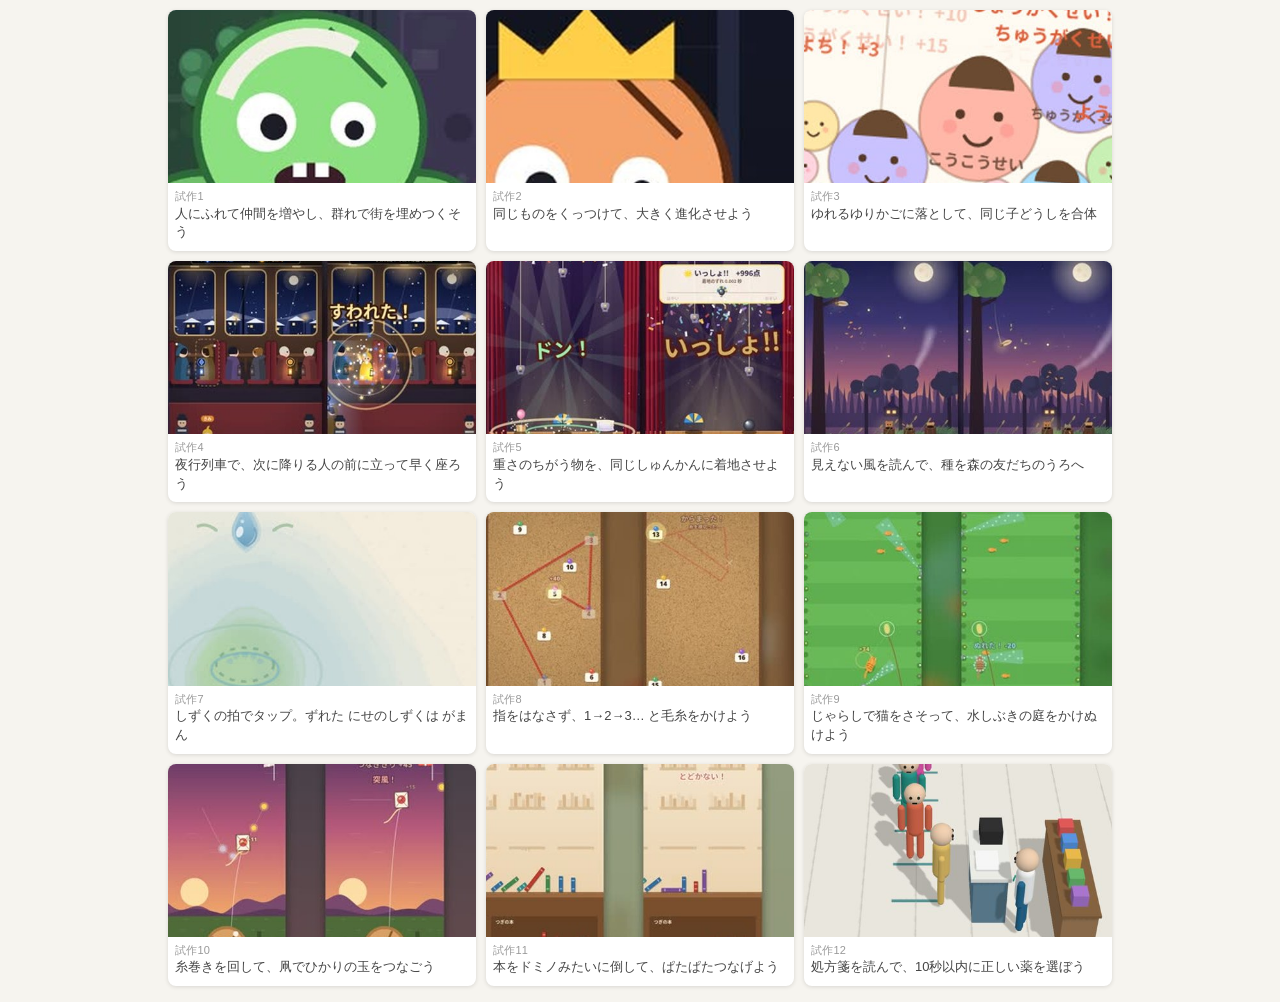
<file: index.html>
<!DOCTYPE html>
<html lang="ja">
<head>
<meta charset="utf-8">
<meta name="viewport" content="width=device-width,initial-scale=1,viewport-fit=cover">
<title>試作</title>
<link rel="icon" href="data:,">
<style>
*{box-sizing:border-box}
body{margin:0;font-family:-apple-system,BlinkMacSystemFont,"Hiragino Sans","Noto Sans JP",sans-serif;background:#f6f4ef;color:#222;-webkit-text-size-adjust:100%}
ul{list-style:none;margin:0 auto;padding:calc(10px + env(safe-area-inset-top)) 8px calc(16px + env(safe-area-inset-bottom));max-width:960px;display:grid;grid-template-columns:repeat(3,1fr);gap:10px}
.card{display:block;background:#fff;border-radius:8px;overflow:hidden;text-decoration:none;color:inherit;box-shadow:0 1px 4px rgba(0,0,0,.12);-webkit-tap-highlight-color:transparent;height:100%}
.card:active{transform:scale(.98)}
.card img{display:block;width:100%;height:auto;aspect-ratio:16/9;object-fit:cover;background:#ddd}
.d{display:block;font-size:13px;color:#444;padding:6px 7px 9px;line-height:1.45}
.n{display:block;font-size:11px;color:#999;line-height:1.3;margin-bottom:1px;letter-spacing:.02em}
</style>
</head>
<body>
<ul>
  <li><a class="card" href="shisaku1/"><img src="shisaku1/thumb2.jpg" alt="" width="640" height="360" loading="lazy"><span class="d"><span class="n">試作1</span>人にふれて仲間を増やし、群れで街を埋めつくそう</span></a></li>
  <li><a class="card" href="shisaku2/"><img src="shisaku2/thumb2.jpg" alt="" width="640" height="360" loading="lazy"><span class="d"><span class="n">試作2</span>同じものをくっつけて、大きく進化させよう</span></a></li>
  <li><a class="card" href="shisaku3/"><img src="shisaku3/thumb2.jpg" alt="" width="640" height="360" loading="lazy"><span class="d"><span class="n">試作3</span>ゆれるゆりかごに落として、同じ子どうしを合体</span></a></li>
  <li><a class="card" href="shisaku4/"><img src="shisaku4/thumb2.jpg" alt="" width="640" height="360" loading="lazy"><span class="d"><span class="n">試作4</span>夜行列車で、次に降りる人の前に立って早く座ろう</span></a></li>
  <li><a class="card" href="shisaku5/"><img src="shisaku5/thumb2.jpg" alt="" width="640" height="360" loading="lazy"><span class="d"><span class="n">試作5</span>重さのちがう物を、同じしゅんかんに着地させよう</span></a></li>
  <li><a class="card" href="shisaku6/"><img src="shisaku6/thumb2.jpg" alt="" width="640" height="360" loading="lazy"><span class="d"><span class="n">試作6</span>見えない風を読んで、種を森の友だちのうろへ</span></a></li>
  <li><a class="card" href="shisaku7/"><img src="shisaku7/thumb2.jpg" alt="" width="640" height="360" loading="lazy"><span class="d"><span class="n">試作7</span>しずくの拍でタップ。ずれた にせのしずくは がまん</span></a></li>
  <li><a class="card" href="shisaku8/"><img src="shisaku8/thumb2.jpg" alt="" width="640" height="360" loading="lazy"><span class="d"><span class="n">試作8</span>指をはなさず、1→2→3… と毛糸をかけよう</span></a></li>
  <li><a class="card" href="shisaku9/"><img src="shisaku9/thumb2.jpg" alt="" width="640" height="360" loading="lazy"><span class="d"><span class="n">試作9</span>じゃらしで猫をさそって、水しぶきの庭をかけぬけよう</span></a></li>
  <li><a class="card" href="shisaku10/"><img src="shisaku10/thumb2.jpg" alt="" width="640" height="360" loading="lazy"><span class="d"><span class="n">試作10</span>糸巻きを回して、凧でひかりの玉をつなごう</span></a></li>
  <li><a class="card" href="shisaku11/"><img src="shisaku11/thumb2.jpg" alt="" width="640" height="360" loading="lazy"><span class="d"><span class="n">試作11</span>本をドミノみたいに倒して、ぱたぱたつなげよう</span></a></li>
  <li><a class="card" href="shisaku12/"><img src="shisaku12/thumb2.jpg" alt="" width="640" height="360" loading="lazy"><span class="d"><span class="n">試作12</span>処方箋を読んで、10秒以内に正しい薬を選ぼう</span></a></li>
</ul>
</body>
</html>
</file>
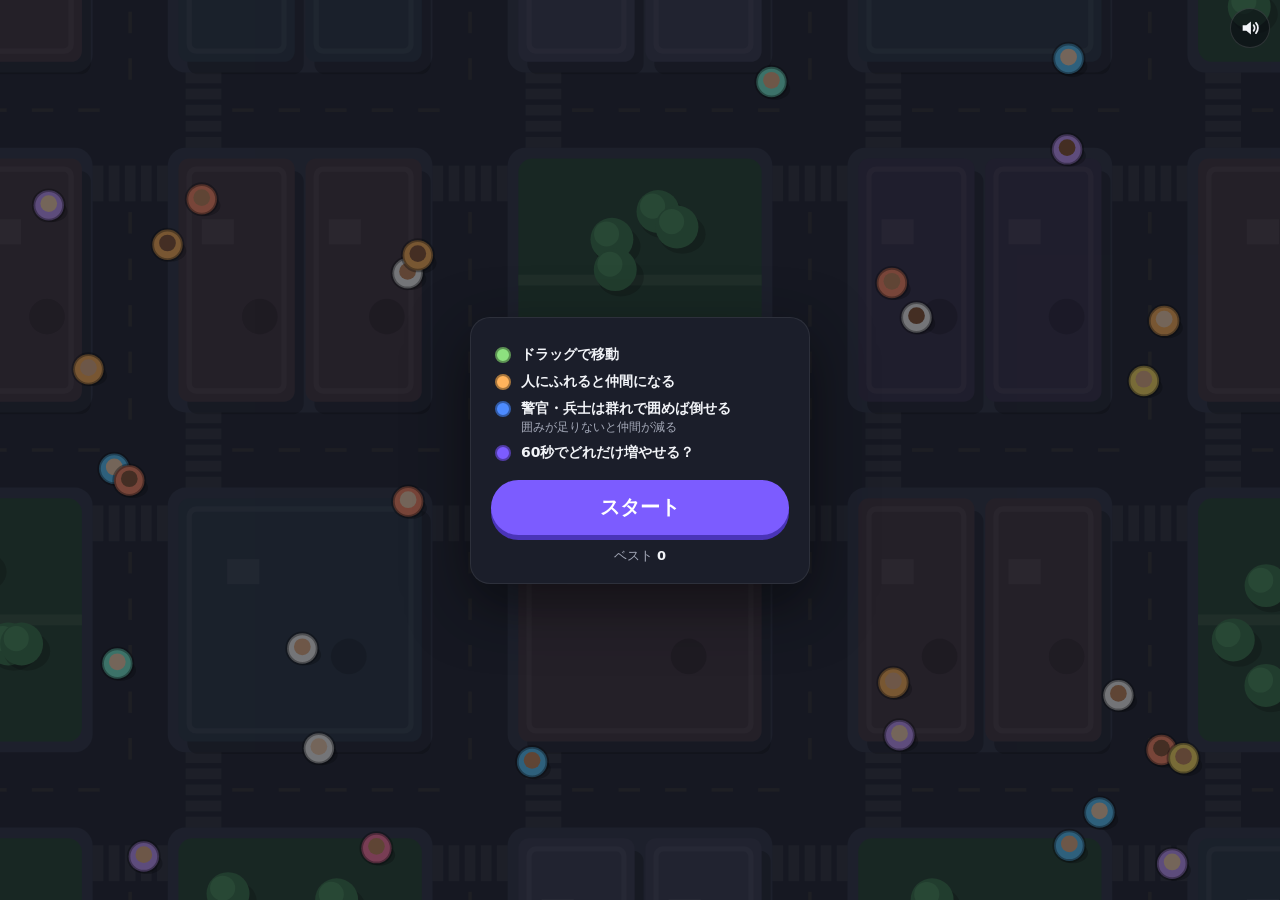
<file: shisaku1/index.html>
<!doctype html>
<html lang="ja">
<head>
<meta charset="utf-8">
<meta name="viewport" content="width=device-width, initial-scale=1, maximum-scale=1, user-scalable=no, viewport-fit=cover">
<title>試作1</title>
<link rel="icon" href="data:,">
<link rel="stylesheet" href="style.css">
</head>
<body>
<canvas id="game" aria-label="ゲーム画面"></canvas>

<div id="hud" class="hidden">
  <div class="hud-left">
    <div class="pill score"><span class="lbl">感染</span><b id="hudScore">0</b></div>
    <div class="pill horde"><span class="lbl">群れ</span><b id="hudHorde">1</b></div>
  </div>
  <div class="hud-center">
    <div id="hudTime">60</div>
    <div class="tbar"><i id="hudBar"></i></div>
  </div>
  <div class="hud-right"></div>
</div>

<button id="muteBtn" class="icon-btn" aria-label="音のオン/オフ" title="音のオン/オフ">
  <svg viewBox="0 0 24 24" width="22" height="22" aria-hidden="true"><path fill="currentColor" d="M4 9h4l5-4v14l-5-4H4z"/><path id="muteWave" fill="none" stroke="currentColor" stroke-width="2" stroke-linecap="round" d="M16 9c1.3 1.6 1.3 4.4 0 6M18.5 6.5c2.8 3 2.8 8 0 11"/><path id="muteX" fill="none" stroke="currentColor" stroke-width="2.2" stroke-linecap="round" d="M16 9l5 6M21 9l-5 6"/></svg>
</button>

<div id="startScreen" class="overlay hidden">
  <div class="panel">
    <ul class="howto">
      <li><i class="dot z"></i><span>ドラッグで移動</span></li>
      <li><i class="dot h"></i><span>人にふれると仲間になる</span></li>
      <li><i class="dot p"></i><span>警官・兵士は<b>群れで囲めば</b>倒せる<br><small>囲みが足りないと仲間が減る</small></span></li>
      <li><i class="dot t"></i><span>60秒でどれだけ増やせる？</span></li>
    </ul>
    <button id="startBtn" class="big-btn">スタート</button>
    <div class="best">ベスト <b id="startBest">0</b></div>
  </div>
</div>

<div id="overScreen" class="overlay hidden">
  <div class="panel">
    <div id="overTitle" class="over-title">タイムアップ！</div>
    <div class="over-label">感染させた人数</div>
    <div id="overScore" class="over-score">0</div>
    <div id="newBest" class="new-best hidden">NEW BEST!</div>
    <div class="stats">
      <div><span>ベスト</span><b id="overBest">0</b></div>
      <div><span>最大の群れ</span><b id="overMaxHorde">0</b></div>
      <div><span>倒した警官・兵士</span><b id="overEnemies">0</b></div>
    </div>
    <button id="retryBtn" class="big-btn">もう一度</button>
  </div>
</div>

<script src="game.js"></script>
</body>
</html>
</file>
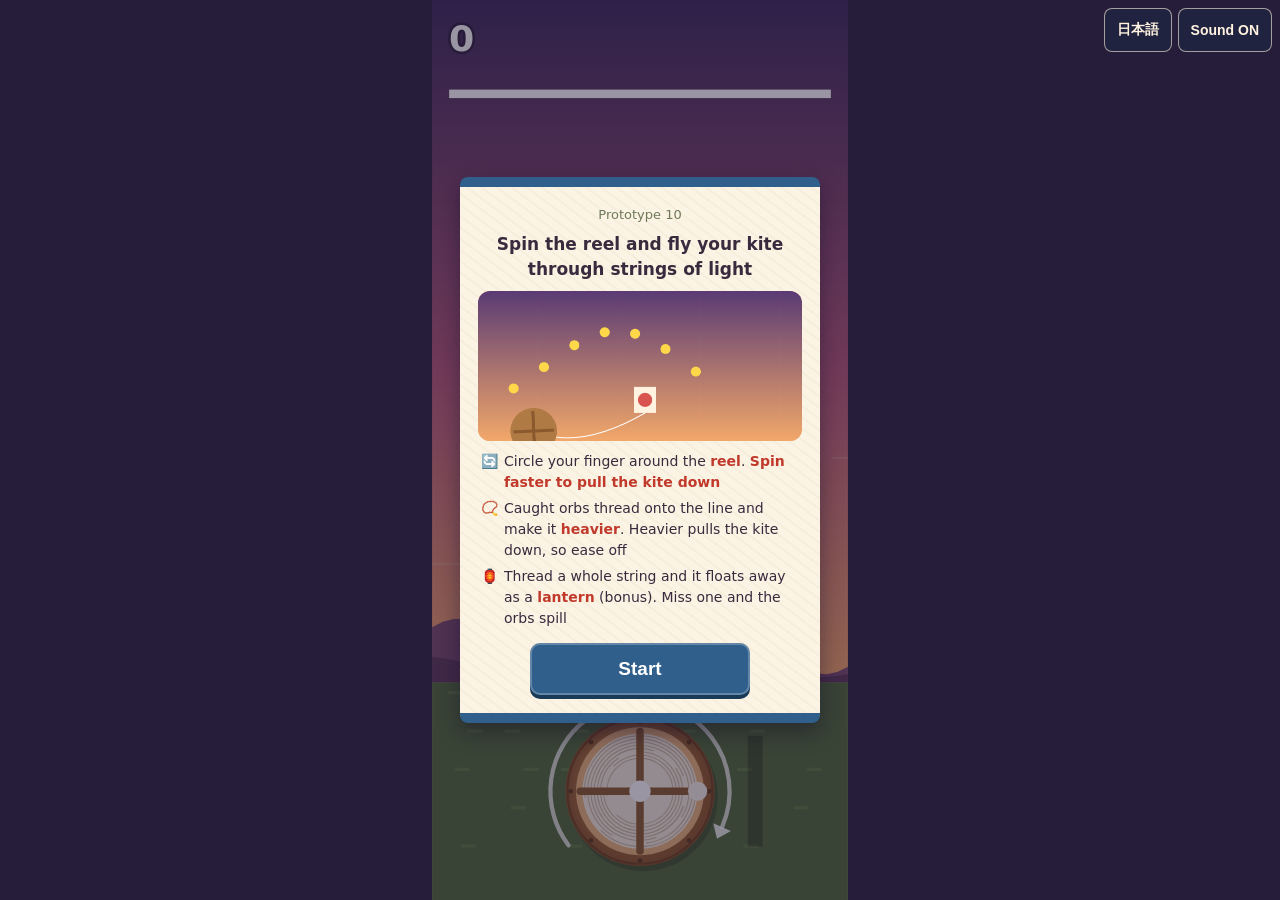
<file: shisaku10/index.html>
<!DOCTYPE html>
<html lang="ja">
<head>
<meta charset="utf-8">
<meta name="viewport" content="width=device-width,initial-scale=1,maximum-scale=1,user-scalable=no,viewport-fit=cover">
<meta name="color-scheme" content="light">
<title>試作10</title>
<style>
*{box-sizing:border-box;-webkit-tap-highlight-color:transparent}
html,body{margin:0;height:100%;overflow:hidden;background:#2b2440;overscroll-behavior:none;-webkit-user-select:none;user-select:none;-webkit-touch-callout:none;font-family:"Hiragino Maru Gothic ProN","Hiragino Sans","Noto Sans JP","Yu Gothic",system-ui,sans-serif}
#c{position:fixed;inset:0;width:100vw;height:100vh;height:100dvh;touch-action:none;display:block}
.tb{position:fixed;top:calc(env(safe-area-inset-top) + 8px);z-index:20;display:flex;gap:6px}
#tbR{right:8px}
.tb button{min-width:48px;height:44px;border:0;border-radius:22px;background:rgba(255,252,240,.92);color:#4a2f5a;font-size:14px;font-weight:700;padding:0 12px;box-shadow:0 2px 0 rgba(0,0,0,.18)}
.ov{position:fixed;inset:0;z-index:10;display:none;align-items:center;justify-content:center;padding:16px;background:rgba(30,20,50,.45)}
.ov.on{display:flex}
.card{width:min(360px,100%);max-height:calc(100% - 8px);overflow:auto;background:#fffbef;border-radius:20px;padding:20px 18px 18px;text-align:center;color:#3a2a3e;box-shadow:0 6px 0 rgba(0,0,0,.2)}
#logo{font-size:42px;font-weight:900;letter-spacing:.06em;color:#d9534f;margin:4px 0 2px}
.sub{font-size:13px;color:#6f7a5a;margin-bottom:10px}
#howLine{font-size:17px;font-weight:800;margin:6px 0 10px;line-height:1.45}
#demo{width:100%;height:150px;display:block;border-radius:12px;background:#f3b07a;margin:0 0 10px}
.rules{list-style:none;padding:0;margin:0 0 14px;text-align:left;font-size:14px;line-height:1.5}
.rules li{margin:5px 0;padding-left:26px;position:relative}
.rules li b{color:#c0392b}
.rules li span.ic{position:absolute;left:0;top:0;width:22px;text-align:center}
.big{display:block;width:220px;max-width:100%;height:52px;margin:8px auto 0;border:0;border-radius:26px;background:#d9534f;color:#fff;font-size:19px;font-weight:900;box-shadow:0 4px 0 #9a2f2b}
.big:active{transform:translateY(3px);box-shadow:0 1px 0 #9a2f2b}
.big.sec{background:#efe3f3;color:#4a2f5a;box-shadow:0 4px 0 #c9b2d1;height:46px;font-size:16px}
#rScore{font-size:46px;font-weight:900;color:#d9534f;line-height:1.1}
#rBest{font-size:14px;color:#6f7a5a;min-height:20px}
#rNew{display:none;font-size:15px;font-weight:900;color:#fff;background:#e8a33a;border-radius:12px;padding:2px 10px;margin:4px auto;width:max-content}
.stats{display:grid;grid-template-columns:1fr 1fr 1fr;gap:6px;margin:12px 0 8px}
.stats div{background:#f6edf7;border-radius:12px;padding:6px 2px}
.stats b{display:block;font-size:22px}
.stats small{font-size:12px;color:#5d6a48}
#rTip{font-size:14px;line-height:1.5;background:#fff;border:2px dashed #dcc6e2;border-radius:12px;padding:8px 10px;margin:8px 0 4px;text-align:left}
#rTitle{font-size:14px;color:#6f7a5a}
@media (max-height:560px){#demo{display:none}.card{padding:12px 14px}#logo{font-size:30px}.rules{margin-bottom:6px;font-size:13px}.rules li{margin:2px 0}.stats{margin:6px 0}#rTip{display:none}.big{height:46px;margin-top:6px}
  #over .card{width:min(560px,100%);display:grid;grid-template-columns:1fr 1fr;column-gap:14px;align-items:center}
  #over .card>#rTitle,#over .card>#rScore,#over .card>#rNew,#over .card>#rBest{grid-column:1}
  #over .card>.stats{grid-column:2;grid-row:1/span 3}
  #over .card>#bRetry{grid-column:1}#over .card>#bTitle{grid-column:2}}
/* v5 テーマ: 和紙の凧・藍の帯・夕暮れ */
.card{background:#fbf3e4 repeating-linear-gradient(37deg,rgba(160,120,70,.05) 0 2px,transparent 2px 9px);border-radius:8px;border-top:10px solid #2f5f8a;border-bottom:10px solid #2f5f8a;box-shadow:0 8px 22px rgba(20,10,40,.45)}
#logo{color:#c8402c}
.big{border-radius:10px;background:#2f5f8a;box-shadow:0 4px 0 #1b3a57,inset 0 0 0 2px rgba(255,255,255,.25)}
.big:active{box-shadow:0 1px 0 #1b3a57}
.big.sec{background:#efe4cf;color:#2f3f5a;box-shadow:0 4px 0 #bba987}
.tb button{border-radius:8px;background:rgba(30,40,70,.55);color:#fff3e0;border:1.5px solid rgba(255,243,224,.6);box-shadow:none;backdrop-filter:blur(2px)}
.stats div{background:#f1e6d0;border-radius:6px;border-left:4px solid #2f5f8a}
#rTip{border-color:#c9b48d;border-radius:6px}
</style>
</head>
<body>
<canvas id="c"></canvas>
<div class="tb" id="tbR"><button id="bLang">EN</button><button id="bMute">音 ON</button></div>

<div class="ov on" id="start"><div class="card">
  <div class="sub" id="sProto">試作10</div>
  <div id="howLine">糸巻きを回して、凧でひかりの玉をつなごう</div>
  <canvas id="demo" width="640" height="300"></canvas>
  <ul class="rules">
    <li><span class="ic">🔄</span><span id="r1">下の<b>糸巻き</b>のまわりを ぐるぐるなぞる。<b>速く回すほど凧が下がる</b></span></li>
    <li><span class="ic">📿</span><span id="r2">取った玉は糸に通って<b>重くなる</b>。重いほど凧が下がるので 回すのをゆるめる</span></li>
    <li><span class="ic">🏮</span><span id="r3">1列ぜんぶ通すと<b>ちょうちん</b>になって飛んでいく(ボーナス)。取り逃すと玉がこぼれる</span></li>
  </ul>
  <button class="big" id="bStart">はじめる</button>
</div></div>

<div class="ov" id="over"><div class="card">
  <div id="rTitle">けっか</div>
  <div id="rScore">0</div>
  <div id="rNew">ベスト更新！</div>
  <div id="rBest"></div>
  <div class="stats">
    <div><b id="sGot">0</b><small id="lGot">取った玉</small></div>
    <div><b id="sChain">0</b><small id="lChain">ちょうちん</small></div>
    <div><b id="sCombo">0</b><small id="lCombo">最長れんぞく</small></div>
  </div>
  <div id="rTip"></div>
  <button class="big" id="bRetry">もう1回</button>
  <button class="big sec" id="bTitle">タイトルへ</button>
</div></div>

<script>
'use strict';
// ===== 設定 =====
const BEST_KEY='proto10_best_v1';
const $=id=>document.getElementById(id);
const Q=new URLSearchParams(location.search);
/*CORE-START*/
const CORE=(()=>{
const W=390,H=844;
const P={DUR:45,KX:250,YTOP:150,YBOT:600,LIFT:900,YMID:375,HS:300,PULL:750,C:4.2,WMAX:3.2,S0:150,S1:195,HITX:22,HITY:34,
  BEAD:34,BEADMAX:9,GUST:0,LANTERN:4,PTS:10,MSTEP:.1,MCAP:20,CHAIN_BONUS:30,DT:1/120,START_X:W+60};
function rng(s){s=(s>>>0)||1;return()=>{s^=s<<13;s>>>=0;s^=s>>>17;s^=s<<5;s>>>=0;return s/4294967296;};}
function speed(t){return P.S0+(P.S1-P.S0)*Math.min(1,t/P.DUR);}
// 突風: [開始, 長さ, 強さ]
function windAt(g,t){let w=1;for(const q of g.gusts){if(t>=q[0]&&t<q[0]+q[1]){const u=(t-q[0])/q[1];w+=q[2]*Math.sin(Math.PI*u);}}return w;}
function gen(seed){const R=rng(seed*2654435761+11);const orbs=[],gusts=[];let x=P.START_X+80;let ci=0;
  // x は「凧の位置からの距離」(秒×速さ)ではなく、流れる距離の座標で置く
  const end=P.DUR*P.S1+400;let prevY=P.YTOP+60;
  while(x<end){const r=R();const n=5+Math.floor(R()*5);const dx=34;const lvl=Math.min(1,x/6000);
    const lo=P.YTOP+65,hi=P.YBOT-30;let kind=r<.35?'sine':r<.6?'ramp':r<.8?'step':'flat';
    const y0=Math.max(lo,Math.min(hi,prevY+(R()*2-1)*(120+lvl*120)));const amp=50+R()*(60+lvl*60);const ph=R()*6.28;
    const y1=Math.max(lo,Math.min(hi,y0+(R()<.5?-1:1)*(100+R()*140)));
    for(let i=0;i<n;i++){let y;const u=i/(n-1);
      if(kind==='sine')y=y0+amp*Math.sin(ph+u*Math.PI*(1.2+lvl));else if(kind==='ramp')y=y0+(y1-y0)*u;else if(kind==='step')y=i<n/2?y0:y1;else y=y0;
      y=Math.max(lo,Math.min(hi,y));orbs.push({x:x+i*dx,y,c:ci,last:i===n-1});prevY=y;}
    x+=n*dx+70+R()*90-lvl*30;ci++;}
  let t=4+R()*3;while(P.GUST&&t<P.DUR-2){gusts.push([t,1.4+R()*.8,.35+R()*.3]);t+=4.5+R()*4;}
  return{orbs,gusts,nChains:ci};}
function create(seed){const L=gen(seed);return{seed,state:'ready',t:0,s:0,y:P.YTOP+80,vy:0,w:0,beads:0,lanterns:0,combo:0,maxCombo:0,score:0,got:0,miss:0,chains:0,
  orbs:L.orbs,gusts:L.gusts,nChains:L.nChains,st:new Uint8Array(L.orbs.length),cmiss:new Uint8Array(L.nChains),oi:0,events:[]};}
function clone(g){const c=Object.assign({},g);c.st=g.st.slice();c.cmiss=g.cmiss.slice();c.events=[];return c;}
function mult(g){return 1+P.MSTEP*Math.min(g.combo,P.MCAP);}
function setCrank(g,w){g.w=Math.max(0,Math.min(P.WMAX,w));}
function begin(g){if(g.state==='ready'){g.state='play';g.events.push({k:'go'});}}
// 画面上の x(凧より右が正)
function ox(g,o){return P.KX+(o.x-g.s);}
function step(g,dt){if(g.state!=='play')return;g.t+=dt;const t=g.t;g.s+=speed(t)*dt+0;
  const wind=windAt(g,t);const ay=P.PULL*g.w+P.BEAD*g.beads-P.LIFT*wind*(1+(g.y-P.YMID)/P.HS)-P.C*g.vy;g.vy+=ay*dt;g.y+=g.vy*dt;
  if(g.y<P.YTOP){g.y=P.YTOP;if(g.vy<0)g.vy=0;}if(g.y>P.YBOT){g.y=P.YBOT;if(g.vy>0)g.vy=0;}
  for(let i=g.oi;i<g.orbs.length;i++){const o=g.orbs[i];const x=ox(g,o);if(x>P.KX+P.HITX+4)break;
    if(g.st[i])continue;
    if(Math.abs(x-P.KX)<=P.HITX&&Math.abs(o.y-g.y)<=P.HITY){g.st[i]=1;g.beads=Math.min(P.BEADMAX,g.beads+1);g.combo++;g.maxCombo=Math.max(g.maxCombo,g.combo);const p=Math.round(P.PTS*mult(g));g.score+=p;g.got++;g.events.push({k:'orb',y:o.y,p,c:g.combo});
      if(o.last&&!g.cmiss[o.c]){const b=Math.round(P.CHAIN_BONUS*mult(g));const lb=Math.round(P.LANTERN*g.beads*mult(g));g.score+=b+lb;g.chains++;g.lanterns++;g.events.push({k:'chain',y:o.y,p:b+lb,n:g.beads});g.beads=0;}
      else if(o.last){g.beads=0;}}
    else if(x<P.KX-P.HITX){g.st[i]=2;g.miss++;g.cmiss[o.c]=1;if(g.beads>0){g.events.push({k:'drop',n:g.beads,y:g.y});g.beads=0;}if(g.combo>0)g.events.push({k:'break'});g.combo=0;}}
  while(g.oi<g.orbs.length&&g.st[g.oi])g.oi++;
  if(g.t>=P.DUR){g.t=P.DUR;g.state='over';g.events.push({k:'end'});}}
function update(g,dt){const n=Math.max(1,Math.round(dt/P.DT));const h=dt/n;for(let i=0;i<n;i++)step(g,h);}
return{W,H,P,rng,gen,create,clone,step,update,setCrank,begin,mult,windAt,speed,ox};})();
/*CORE-END*/
const TXT={
 ja:{proto:'試作10',how:'糸巻きを回して、凧でひかりの玉をつなごう',
  r1:'下の<b>糸巻き</b>のまわりを ぐるぐるなぞる。<b>速く回すほど凧が下がる</b>',
  r2:'取った玉は糸に通って<b>重くなる</b>。重いほど凧が下がるので 回すのをゆるめる',
  r3:'1列ぜんぶ通すと<b>ちょうちん</b>になって飛んでいく(ボーナス)。取り逃すと玉がこぼれる',
  start:'はじめる',retry:'もう1回',title:'タイトルへ',result:'けっか',best:'ベスト',newBest:'ベスト更新！',
  got:'取った玉',chain:'ちょうちん',combo2:'最長れんぞく',mOn:'音 ON',mOff:'音 OFF',lang:'EN',
  ready:'糸巻きのまわりを ぐるぐる なぞろう',ready2:'さわると スタート',combo:'れんぞく',chainMsg:'ちょうちん',gust:'突風！',
  tips:{great:'いい凧さばき！ 列の後半ほど糸が重い。先回りしてゆるめると、もっと ちょうちんが飛ぶ。',
   rate:'回す速さ=凧の高さ。凧が玉より上なら速く、下ならゆっくり回そう。',
   chain:'列の形(波・坂・段)を見て、1つ先の玉に合わせると ちょうちんにしやすい。',
   gust:'玉を通すほど凧は下がる。列の後半は 回す速さを少しゆるめよう。'}},
 en:{proto:'Prototype 10',how:'Spin the reel and fly your kite through strings of light',
  r1:'Circle your finger around the <b>reel</b>. <b>Spin faster to pull the kite down</b>',
  r2:'Caught orbs thread onto the line and make it <b>heavier</b>. Heavier pulls the kite down, so ease off',
  r3:'Thread a whole string and it floats away as a <b>lantern</b> (bonus). Miss one and the orbs spill',
  start:'Start',retry:'Play again',title:'Title',result:'Result',best:'Best',newBest:'New best!',
  got:'Orbs',chain:'Lanterns',combo2:'Best combo',mOn:'Sound ON',mOff:'Sound OFF',lang:'日本語',
  ready:'Circle your finger around the reel',ready2:'Touch to start',combo:'combo',chainMsg:'Lantern',gust:'Gust!',
  tips:{great:'Nice flying! The line gets heavier late in each string. Ease off early for more lanterns.',
   rate:'Spin speed = kite height. Kite above the orb? Spin faster. Below? Slow down.',
   chain:'Read the shape of each string (wave, slope, step) and aim for the next orb.',
   gust:'Each threaded orb pulls the kite lower. Spin a little slower near the end of a string.'}}};
let LANG=Q.get('lang')==='en'?'en':(Q.get('lang')==='ja'?'ja':((navigator.language||'ja').startsWith('ja')?'ja':'en'));
function applyLang(){const T=TXT[LANG];document.documentElement.lang=LANG;document.title='試作10';
  $('sProto').textContent=T.proto;$('howLine').textContent=T.how;
  $('r1').innerHTML=T.r1;$('r2').innerHTML=T.r2;$('r3').innerHTML=T.r3;$('bStart').textContent=T.start;$('bRetry').textContent=T.retry;$('bTitle').textContent=T.title;
  $('rTitle').textContent=T.result;$('rNew').textContent=T.newBest;$('lGot').textContent=T.got;$('lChain').textContent=T.chain;$('lCombo').textContent=T.combo2;
  $('bLang').textContent=T.lang;$('bMute').textContent=SND.muted?T.mOff:T.mOn;if(lastResult)showResult(lastResult,true);}

// ===== 音(WebAudio。素材ファイルなし) =====
const SND={ctx:null,master:null,muted:false,noise:null,
  init(){if(this.ctx){if(this.ctx.state==='suspended')this.ctx.resume();return;}const AC=window.AudioContext||window.webkitAudioContext;if(!AC)return;
    const c=new AC();this.ctx=c;const comp=c.createDynamicsCompressor();comp.threshold.value=-14;comp.knee.value=8;comp.ratio.value=6;comp.attack.value=.003;comp.release.value=.15;
    this.master=c.createGain();this.master.gain.value=this.muted?0:0.4;this.master.connect(comp);comp.connect(c.destination);
    const n=Math.floor(c.sampleRate*1.2);const b=c.createBuffer(1,n,c.sampleRate);const d=b.getChannelData(0);let s=12345;for(let i=0;i<n;i++){s=(s*1103515245+12345)>>>0;d[i]=(s/4294967296)*2-1;}this.noise=b;},
  setMute(m){this.muted=m;if(this.master)this.master.gain.setTargetAtTime(m?0:0.4,this.ctx.currentTime,.02);},
  tone(f,t0,dur,type,vol,f2){const c=this.ctx;if(!c)return;const o=c.createOscillator(),g=c.createGain();o.type=type;o.frequency.setValueAtTime(f,t0);if(f2)o.frequency.exponentialRampToValueAtTime(f2,t0+dur);
    g.gain.setValueAtTime(0.0001,t0);g.gain.exponentialRampToValueAtTime(vol,t0+.008);g.gain.exponentialRampToValueAtTime(0.0001,t0+dur);o.connect(g);g.connect(this.master);o.start(t0);o.stop(t0+dur+.02);},
  hiss(t0,dur,vol,type,f1,f2,q){const c=this.ctx;if(!c||!this.noise)return;const s=c.createBufferSource();s.buffer=this.noise;const fl=c.createBiquadFilter();fl.type=type;fl.Q.value=q||1;fl.frequency.setValueAtTime(f1,t0);if(f2)fl.frequency.exponentialRampToValueAtTime(f2,t0+dur);
    const g=c.createGain();g.gain.setValueAtTime(0.0001,t0);g.gain.exponentialRampToValueAtTime(vol,t0+dur*.4);g.gain.exponentialRampToValueAtTime(0.0001,t0+dur);s.connect(fl);fl.connect(g);g.connect(this.master);s.start(t0);s.stop(t0+dur+.02);},
  orb(combo){const c=this.ctx;if(!c)return;const sc=[0,2,4,7,9];const i=Math.min(Math.max(combo-1,0),14);const f=587*Math.pow(2,(sc[i%5]+12*Math.floor(i/5))/12);const t=c.currentTime;
    this.tone(f,t,.18,'sine',.2);this.tone(f*2,t,.08,'triangle',.05);},
  chain(){const c=this.ctx;if(!c)return;const t=c.currentTime;[784,988,1175,1568].forEach((f,i)=>this.tone(f,t+i*.05,.22,'triangle',.11));},
  brk(){const c=this.ctx;if(!c)return;this.tone(330,c.currentTime,.14,'sine',.06,250);},
  gust(){const c=this.ctx;if(!c)return;this.hiss(c.currentTime,.9,.16,'bandpass',500,1800,1.2);},
  click(){const c=this.ctx;if(!c)return;this.tone(2200,c.currentTime,.015,'square',.012);},
  tick(){const c=this.ctx;if(!c)return;this.tone(1200,c.currentTime,.04,'square',.025);},
  go(){const c=this.ctx;if(!c)return;const t=c.currentTime;this.tone(660,t,.08,'triangle',.12);this.tone(990,t+.07,.12,'triangle',.12);},
  end(){const c=this.ctx;if(!c)return;const t=c.currentTime;[523,659,784,1047].forEach((f,i)=>this.tone(f,t+i*.09,.35,'triangle',.16));},
  start(){const c=this.ctx;if(!c)return;const t=c.currentTime;this.tone(392,t,.12,'triangle',.15);this.tone(587,t+.08,.18,'triangle',.15);}
};

// ===== 描画 =====
const cv=$('c'),ctx=cv.getContext('2d');let DPR=1,VW=0,VH=0,K=1,OX=0,OY=0;
function resize(){DPR=Math.min(3,window.devicePixelRatio||1);VW=window.innerWidth;VH=window.innerHeight;cv.width=Math.round(VW*DPR);cv.height=Math.round(VH*DPR);
  K=Math.min(VW/CORE.W,VH/CORE.H);OX=(VW-CORE.W*K)/2;OY=(VH-CORE.H*K)/2;}
window.addEventListener('resize',resize);
let G=null,lastResult=null,fx=[],seedBase=+(Q.get('seed')||0)||0,round=0,lastTickS=99,reelA=0,gustWarned=-1,gustFlash=0;
function L(x,y){return {x:(x-OX)/K,y:(y-OY)/K};}
const FONT='"Hiragino Maru Gothic ProN","Hiragino Sans","Noto Sans JP",system-ui,sans-serif';
const P=CORE.P,RX=195,RY=742,RR=70;
function hash(i){let h=(i*2654435761)>>>0;h^=h>>>15;return (h>>>0)/4294967296;}
function nextGust(g){for(const q of g.gusts){if(q[0]>g.t-0.01)return q;}return null;}
function drawBg(g,t){const gr=ctx.createLinearGradient(0,0,0,640);gr.addColorStop(0,'#3b2b5c');gr.addColorStop(.55,'#b85a7a');gr.addColorStop(1,'#f3a86a');ctx.fillStyle=gr;ctx.fillRect(0,0,CORE.W,CORE.H);
  ctx.fillStyle='rgba(255,230,170,.9)';ctx.beginPath();ctx.arc(90,560,46,0,7);ctx.fill();
  // 遠くの山(ゆっくり流れる)
  ctx.fillStyle='#7a4a6e';ctx.beginPath();ctx.moveTo(0,640);for(let x=0;x<=CORE.W;x+=10){const wx=x+g.s*.15;ctx.lineTo(x,600-22*Math.sin(wx/70)-14*Math.sin(wx/23+1));}ctx.lineTo(CORE.W,640);ctx.closePath();ctx.fill();
  ctx.fillStyle='#5c3a5a';ctx.beginPath();ctx.moveTo(0,640);for(let x=0;x<=CORE.W;x+=10){const wx=x+g.s*.3;ctx.lineTo(x,625-10*Math.sin(wx/40+2));}ctx.lineTo(CORE.W,640);ctx.closePath();ctx.fill();
  // 土手
  ctx.fillStyle='#4f6b3a';ctx.fillRect(0,640,CORE.W,CORE.H-640);ctx.fillStyle='#5d7c44';for(let k=0;k<30;k++){const x=((k*53-g.s*.8)%430+430)%430-20;ctx.fillRect(x,648+(k%5)*36,14,3);}
  // 風の線
  const wind=CORE.windAt(g,g.t);ctx.strokeStyle='rgba(255,255,255,'+(0.12+0.25*(wind-1)).toFixed(2)+')';ctx.lineWidth=2;ctx.lineCap='round';
  const n=6+Math.round((wind-1)*20);for(let k=0;k<n;k++){const y=170+hash(k)*420;const x=((hash(k+50)*500-(t*(260+300*(wind-1))))%500+500)%500-60;ctx.beginPath();ctx.moveTo(x,y);ctx.lineTo(x+40+20*(wind-1),y);ctx.stroke();}}
function drawSock(g,t){const q=nextGust(g);const soon=q&&q[0]-g.t<1.0;const wind=CORE.windAt(g,g.t);const flap=soon||wind>1.05;
  const x=352,y=132;ctx.strokeStyle='#ddd';ctx.lineWidth=3;ctx.beginPath();ctx.moveTo(x,y-6);ctx.lineTo(x,y+60);ctx.stroke();
  const len=34+(flap?12:0);const sag=flap?Math.sin(t*25)*4:10;
  ctx.fillStyle=flap?'#ff6a4a':'#e8e0d0';ctx.beginPath();ctx.moveTo(x,y-6);ctx.lineTo(x-len,y-2+sag);ctx.lineTo(x-len,y+8+sag);ctx.lineTo(x,y+12);ctx.closePath();ctx.fill();
  ctx.fillStyle='#fff';ctx.fillRect(x-len*.5-3,y-4+sag*.5,6,15);}
function drawOrbs(g,t){let prev=null;
  for(let i=Math.max(0,g.oi-6);i<g.orbs.length;i++){const o=g.orbs[i];const x=CORE.ox(g,o);if(x>CORE.W+30)break;if(x<-30){prev=null;continue;}
    if(prev&&prev.c===o.c){ctx.strokeStyle='rgba(255,240,180,.25)';ctx.lineWidth=2;ctx.beginPath();ctx.moveTo(prev.x,prev.y);ctx.lineTo(x,o.y);ctx.stroke();}
    prev={x,y:o.y,c:o.c};
    if(g.st[i]===1)continue;const missed=g.st[i]===2;const broken=g.cmiss[o.c];
    const r=9+Math.sin(t*6+i)*1.2;ctx.fillStyle=missed?'rgba(200,190,210,.45)':'rgba(255,230,120,.35)';ctx.beginPath();ctx.arc(x,o.y,r+6,0,7);ctx.fill();
    ctx.fillStyle=missed?'rgba(220,210,230,.7)':(o.last&&!broken?'#fff6c0':'#ffd84a');ctx.beginPath();ctx.arc(x,o.y,r,0,7);ctx.fill();
    if(o.last&&!missed&&!broken){ctx.strokeStyle='#fff';ctx.lineWidth=2;ctx.beginPath();ctx.arc(x,o.y,r+4,0,7);ctx.stroke();}}}
function drawKite(g,t){const x=P.KX,y=g.y;const tilt=Math.max(-.35,Math.min(.35,g.vy/700));
  // 糸
  const sx=RX+RR*.2,sy=RY-RR*.2,qx=RX+20,qy=y+150+g.beads*6,ex=x-4,ey=y+22;
  ctx.strokeStyle='rgba(255,255,255,.85)';ctx.lineWidth=1.5;ctx.beginPath();ctx.moveTo(sx,sy);ctx.quadraticCurveTo(qx,qy,ex,ey);ctx.stroke();
  for(let i=0;i<g.beads;i++){const u=1-(i+1)*.075;const bx=(1-u)*(1-u)*sx+2*u*(1-u)*qx+u*u*ex,by=(1-u)*(1-u)*sy+2*u*(1-u)*qy+u*u*ey;
    ctx.fillStyle='rgba(255,220,110,.35)';ctx.beginPath();ctx.arc(bx,by,8,0,7);ctx.fill();ctx.fillStyle='#ffd84a';ctx.beginPath();ctx.arc(bx,by,5.5,0,7);ctx.fill();ctx.fillStyle='#fff8d8';ctx.beginPath();ctx.arc(bx-1.6,by-1.8,1.8,0,7);ctx.fill();}
  // しっぽ
  ctx.strokeStyle='#ffe0a0';ctx.lineWidth=3;ctx.beginPath();ctx.moveTo(x,y+26);for(let k=1;k<=8;k++){ctx.lineTo(x-k*7,y+26+k*6+Math.sin(t*8-k*.8)*5);}ctx.stroke();
  for(let k=2;k<=8;k+=2){const tx=x-k*7,ty=y+26+k*6+Math.sin(t*8-k*.8)*5;ctx.fillStyle=k%4?'#e8574f':'#4aa3c8';ctx.beginPath();ctx.moveTo(tx,ty);ctx.lineTo(tx-7,ty-5);ctx.lineTo(tx-7,ty+5);ctx.closePath();ctx.moveTo(tx,ty);ctx.lineTo(tx+7,ty-5);ctx.lineTo(tx+7,ty+5);ctx.closePath();ctx.fill();}
  ctx.save();ctx.translate(x,y);ctx.rotate(tilt);
  ctx.fillStyle='rgba(0,0,0,.18)';ctx.fillRect(-20,-24,44,52);
  ctx.fillStyle='#fff3e0';ctx.fillRect(-22,-27,44,52);ctx.fillStyle='#2f5f8a';ctx.fillRect(-22,-27,44,7);ctx.fillRect(-22,18,44,7);ctx.fillStyle='rgba(255,255,255,.5)';for(let k=0;k<5;k++)ctx.fillRect(-19+k*9,-25,4,3),ctx.fillRect(-19+k*9,20,4,3);ctx.strokeStyle='#5a3a2a';ctx.lineWidth=2;ctx.strokeRect(-22,-27,44,52);
  ctx.fillStyle='#d9534f';ctx.beginPath();ctx.arc(0,-2,14,0,7);ctx.fill();ctx.fillStyle='#fff3e0';ctx.beginPath();ctx.arc(-4,-6,4,0,7);ctx.fill();
  ctx.strokeStyle='#5a3a2a';ctx.lineWidth=1;ctx.beginPath();ctx.moveTo(-22,-27);ctx.lineTo(22,25);ctx.moveTo(22,-27);ctx.lineTo(-22,25);ctx.stroke();
  ctx.restore();}
function drawReel(g,t,active){ctx.save();ctx.translate(RX,RY);
  ctx.fillStyle='rgba(0,0,0,.2)';ctx.beginPath();ctx.arc(3,5,RR,0,7);ctx.fill();
  const rg=ctx.createRadialGradient(-RR*.3,-RR*.3,4,0,0,RR);rg.addColorStop(0,'#d69a5c');rg.addColorStop(1,'#8a5528');ctx.fillStyle=rg;ctx.beginPath();ctx.arc(0,0,RR,0,7);ctx.fill();
  ctx.strokeStyle='rgba(60,30,10,.35)';ctx.lineWidth=2;ctx.beginPath();ctx.arc(0,0,RR-2,0,7);ctx.stroke();
  for(let k=0;k<8;k++){const a=k*Math.PI/4+reelA;ctx.fillStyle='#5e3a1c';ctx.beginPath();ctx.arc(Math.cos(a)*(RR-5),Math.sin(a)*(RR-5),2.2,0,7);ctx.fill();}
  ctx.fillStyle='#e9b47a';ctx.beginPath();ctx.arc(0,0,RR-10,0,7);ctx.fill();
  const wr=RR*.42+Math.min(1,g.w/P.WMAX)*0;ctx.fillStyle='#f4ecdc';ctx.beginPath();ctx.arc(0,0,RR-16,0,7);ctx.fill();
  ctx.strokeStyle='rgba(170,140,110,.55)';ctx.lineWidth=1;for(let r=RR-18;r>wr;r-=3){ctx.beginPath();ctx.arc(0,0,r,reelA*1.0+r*.3,reelA+r*.3+5.6);ctx.stroke();}
  ctx.rotate(reelA);ctx.strokeStyle='#8a5a2e';ctx.lineWidth=7;for(let k=0;k<4;k++){ctx.beginPath();ctx.moveTo(0,0);ctx.lineTo(RR-14,0);ctx.stroke();ctx.rotate(Math.PI/2);}
  ctx.fillStyle='#fff';ctx.beginPath();ctx.arc(0,0,10,0,7);ctx.fill();
  ctx.fillStyle='#f5f0e8';ctx.beginPath();ctx.arc(RR-16,0,9,0,7);ctx.fill();
  ctx.restore();
  // 回す案内の矢印
  if(!active){ctx.strokeStyle='rgba(255,255,255,.75)';ctx.lineWidth=4;ctx.beginPath();const a0=t*2;ctx.arc(RX,RY,RR+14,a0,a0+4.2);ctx.stroke();const ae=a0+4.2;const ex=RX+Math.cos(ae)*(RR+14),ey=RY+Math.sin(ae)*(RR+14);
    ctx.fillStyle='rgba(255,255,255,.85)';ctx.beginPath();ctx.moveTo(ex+Math.cos(ae+1.57)*12,ey+Math.sin(ae+1.57)*12);ctx.lineTo(ex+Math.cos(ae)*9,ey+Math.sin(ae)*9);ctx.lineTo(ex-Math.cos(ae)*9,ey-Math.sin(ae)*9);ctx.closePath();ctx.fill();}}
function draw(now){const t=now/1000;ctx.setTransform(DPR,0,0,DPR,0,0);ctx.fillStyle='#2b2440';ctx.fillRect(0,0,VW,VH);
  if(!G)return;const g=G;ctx.setTransform(DPR*K,0,0,DPR*K,DPR*OX,DPR*OY);ctx.save();ctx.beginPath();ctx.rect(0,0,CORE.W,CORE.H);ctx.clip();
  drawBg(g,t);drawOrbs(g,t);drawKite(g,t);drawReel(g,t,pid!==null||keyDown);
  // 回す速さメーター(糸巻きの右)
  const wv=Math.min(1,g.w/P.WMAX);ctx.fillStyle='rgba(0,0,0,.25)';ctx.fillRect(296,690,14,104);ctx.fillStyle='#ffd84a';ctx.fillRect(296,794-104*wv,14,104*wv);
  fx=fx.filter(f=>now-f.t0<f.life);for(const f of fx){const u=(now-f.t0)/f.life;ctx.globalAlpha=1-u;
    if(f.k==='pts'){ctx.font='900 '+(f.big?22:18)+'px '+FONT;ctx.textAlign='center';ctx.lineWidth=4;ctx.strokeStyle='rgba(0,0,0,.35)';ctx.fillStyle=f.col||'#fff';const y=f.y-u*36;ctx.strokeText(f.s,f.x,y);ctx.fillText(f.s,f.x,y);}
    else if(f.k==='lan'){const ly=f.y-u*260,lx=f.x+Math.sin(u*6)*14;ctx.globalAlpha=1-u*u;ctx.fillStyle='rgba(255,180,80,.35)';ctx.beginPath();ctx.arc(lx,ly,26,0,7);ctx.fill();
      ctx.fillStyle='#e8574f';ctx.beginPath();ctx.ellipse(lx,ly,15,19,0,0,7);ctx.fill();ctx.strokeStyle='rgba(120,30,20,.6)';ctx.lineWidth=1;for(let k=-2;k<=2;k++){ctx.beginPath();ctx.ellipse(lx,ly,Math.abs(k)*5+1,19,0,0,7);ctx.stroke();}
      ctx.fillStyle='#3a2a2a';ctx.fillRect(lx-8,ly-22,16,4);ctx.fillRect(lx-8,ly+18,16,4);ctx.fillStyle='#fff2b0';ctx.font='900 12px '+FONT;ctx.textAlign='center';ctx.fillText('×'+f.n,lx,ly+5);}
    else if(f.k==='bead'){const by=f.y+u*u*300,bx=f.x+f.vx*u;ctx.fillStyle='#ffd84a';ctx.beginPath();ctx.arc(bx,by,5,0,7);ctx.fill();}
    else if(f.k==='ring'){ctx.strokeStyle=f.col||'#fff';ctx.lineWidth=3;ctx.beginPath();ctx.arc(f.x,f.y,10+u*26,0,7);ctx.stroke();}
    else if(f.k==='msg'){ctx.font='900 26px '+FONT;ctx.textAlign='center';ctx.lineWidth=5;ctx.strokeStyle='rgba(0,0,0,.35)';ctx.fillStyle=f.col||'#fff';ctx.strokeText(f.s,195,f.y);ctx.fillText(f.s,195,f.y);}
    ctx.globalAlpha=1;}
  const T=TXT[LANG];ctx.textAlign='left';ctx.textBaseline='alphabetic';ctx.font='900 34px '+FONT;ctx.lineWidth=5;ctx.strokeStyle='rgba(0,0,0,.3)';ctx.fillStyle='#fff';ctx.strokeText(String(g.score),16,48);ctx.fillText(String(g.score),16,48);
  if(g.combo>0){const m=CORE.mult(g);ctx.font='800 16px '+FONT;const s=g.combo+' '+T.combo+'  ×'+m.toFixed(1);ctx.strokeText(s,18,72);ctx.fillStyle='#ffe27a';ctx.fillText(s,18,72);}
  const left=Math.max(0,P.DUR-g.t);ctx.fillStyle='rgba(0,0,0,.25)';ctx.fillRect(16,84,CORE.W-32,8);ctx.fillStyle=left<=5?'#ff7a5a':'#fff';ctx.fillRect(16,84,(CORE.W-32)*left/P.DUR,8);
  if(g.state==='ready'&&!$('start').classList.contains('on')){ctx.textAlign='center';ctx.font='800 20px '+FONT;ctx.lineWidth=5;ctx.strokeStyle='rgba(0,0,0,.35)';ctx.fillStyle='#fff';
    ctx.strokeText(T.ready,195,470);ctx.fillText(T.ready,195,470);ctx.font='700 15px '+FONT;ctx.strokeText(T.ready2,195,496);ctx.fillText(T.ready2,195,496);
    const a=t*4;ctx.font='36px system-ui,sans-serif';ctx.fillText('👆',RX+Math.cos(a)*(RR+6),RY+Math.sin(a)*(RR+6)+14);}
  ctx.restore();}
const dcv=$('demo'),dx=dcv.getContext('2d');
function drawDemo(now){const t=now/1000;dx.setTransform(1,0,0,1,0,0);const gr=dx.createLinearGradient(0,0,0,300);gr.addColorStop(0,'#5a3b74');gr.addColorStop(1,'#f3a86a');dx.fillStyle=gr;dx.fillRect(0,0,640,300);
  const ky=150+Math.sin(t*1.2)*70;
  for(let i=0;i<7;i++){const x=((640-((t*120)%120))-i*60+640)%760-60;const y=150+Math.sin((x+t*120)/90)*70;dx.fillStyle='#ffd84a';dx.beginPath();dx.arc(x,y,10,0,7);dx.fill();}
  dx.strokeStyle='#fff';dx.lineWidth=2;dx.beginPath();dx.moveTo(110,280);dx.quadraticCurveTo(200,ky+100,330,ky+24);dx.stroke();
  dx.fillStyle='#fff3e0';dx.fillRect(308,ky-28,44,52);dx.fillStyle='#d9534f';dx.beginPath();dx.arc(330,ky-2,14,0,7);dx.fill();
  dx.fillStyle='#b07a44';dx.beginPath();dx.arc(110,280,46,0,7);dx.fill();dx.save();dx.translate(110,280);dx.rotate(t*5);dx.strokeStyle='#8a5a2e';dx.lineWidth=6;for(let k=0;k<4;k++){dx.beginPath();dx.moveTo(0,0);dx.lineTo(40,0);dx.stroke();dx.rotate(Math.PI/2);}dx.restore();}

// ===== 進行 =====
let best=0;try{best=+localStorage.getItem(BEST_KEY)||0;}catch(e){}
function newGame(){round++;const seed=seedBase?seedBase+round-1:(Math.floor(Math.random()*1e9)+1);G=CORE.create(seed);fx=[];lastTickS=99;lastResult=null;gustWarned=-1;crankAcc=0;wSm=0;}
function startGame(){SND.init();SND.start();newGame();$('start').classList.remove('on');$('over').classList.remove('on');}
function handleEvents(now){const g=G;if(!g)return;const T=TXT[LANG];
  for(const e of g.events){
    if(e.k==='orb'){SND.orb(e.c);fx.push({k:'ring',x:P.KX,y:e.y,t0:now,life:300,col:'#ffe27a'});fx.push({k:'pts',x:P.KX+30,y:e.y-14,s:'+'+e.p,t0:now,life:550,col:'#fff2b0'});}
    else if(e.k==='chain'){SND.chain();fx.push({k:'msg',s:T.chainMsg+' +'+e.p,y:150,t0:now,life:900,col:'#fff2b0'});fx.push({k:'lan',x:P.KX-30,y:e.y+60,n:e.n,t0:now,life:1600});}
    else if(e.k==='drop'){for(let i=0;i<e.n;i++)fx.push({k:'bead',x:P.KX-30-i*6,y:e.y+40+i*10,vx:(i%3-1)*30,t0:now,life:900});}
    else if(e.k==='break'){SND.brk();}
    else if(e.k==='go'){SND.go();}
    else if(e.k==='end'){SND.end();finish();}
  }
  g.events.length=0;
  if(g.state==='play'){const q=nextGust(g);if(q&&q[0]-g.t<1.0&&gustWarned!==q[0]){gustWarned=q[0];SND.gust();fx.push({k:'msg',s:T.gust,y:200,t0:now,life:900,col:'#ffb0a0'});}}}
function finish(){const g=G;const r={score:g.score,got:g.got,miss:g.miss,chains:g.chains,maxCombo:g.maxCombo,newBest:false,prevBest:best};
  if(g.score>best){r.newBest=g.score>0;best=g.score;try{localStorage.setItem(BEST_KEY,String(best));}catch(e){}}
  lastResult=r;window.__lastResult=r;pid=null;setTimeout(()=>{if(lastResult===r)showResult(r);},700);}
function showResult(r,silent){const T=TXT[LANG];$('rScore').textContent=r.score;$('rNew').style.display=r.newBest?'block':'none';$('rBest').textContent=T.best+' '+best;
  $('sGot').textContent=r.got;$('sChain').textContent=r.chains;$('sCombo').textContent=r.maxCombo;
  const rate=r.got/Math.max(1,r.got+r.miss);let tip;if(rate<.4)tip=T.tips.rate;else if(r.chains<4)tip=T.tips.chain;else if(rate<.75)tip=T.tips.gust;else tip=T.tips.great;
  $('rTip').textContent=tip;if(!silent||$('over').classList.contains('on'))$('over').classList.add('on');}
// 入力: 糸巻きの中心のまわりを指で回す(どちら回りでもよい)。指1本だけ
let pid=null,lastA=null,crankAcc=0,wSm=0,keyDown=false,clickAcc=0;
function toL(e){const r=cv.getBoundingClientRect();return L(e.clientX-r.left,e.clientY-r.top);}
function angOf(p){const dx=p.x-RX,dy=p.y-RY;if(dx*dx+dy*dy<16*16)return null;return Math.atan2(dy,dx);}
cv.addEventListener('pointerdown',e=>{e.preventDefault();if(!G||pid!==null||G.state==='over')return;if($('start').classList.contains('on')||$('over').classList.contains('on'))return;
  SND.init();pid=e.pointerId;lastA=angOf(toL(e));CORE.begin(G);try{cv.setPointerCapture(e.pointerId);}catch(_){}});
cv.addEventListener('pointermove',e=>{if(e.pointerId!==pid||!G)return;e.preventDefault();const list=e.getCoalescedEvents?e.getCoalescedEvents():[e];
  for(const ce of (list.length?list:[e])){const a=angOf(toL(ce));if(a!==null&&lastA!==null){let d=a-lastA;while(d>Math.PI)d-=2*Math.PI;while(d<-Math.PI)d+=2*Math.PI;crankAcc+=Math.abs(d);reelA+=d;}lastA=a;}});
const endP=e=>{if(e.pointerId!==pid)return;pid=null;lastA=null;};
cv.addEventListener('pointerup',endP);cv.addEventListener('pointercancel',endP);
document.addEventListener('touchmove',e=>{if(e.target===cv)e.preventDefault();},{passive:false});
let paused=false;
document.addEventListener('visibilitychange',()=>{pid=null;lastA=null;keyDown=false;crankAcc=0;wSm=0;if(G)CORE.setCrank(G,0);paused=document.hidden;});
$('bStart').onclick=startGame;$('bRetry').onclick=startGame;
$('bTitle').onclick=()=>{$('over').classList.remove('on');$('start').classList.add('on');lastResult=null;G=CORE.create(seedBase||3);};
$('bMute').onclick=()=>{SND.setMute(!SND.muted);$('bMute').textContent=SND.muted?TXT[LANG].mOff:TXT[LANG].mOn;};
$('bLang').onclick=()=>{LANG=LANG==='ja'?'en':'ja';applyLang();};
document.addEventListener('keydown',e=>{if(e.key===' '||e.key==='Enter'){if($('start').classList.contains('on')||$('over').classList.contains('on')){e.preventDefault();startGame();}}
  else if(e.key==='ArrowDown'){keyDown=true;if(G&&!$('start').classList.contains('on')&&!$('over').classList.contains('on'))CORE.begin(G);e.preventDefault();}});
document.addEventListener('keyup',e=>{if(e.key==='ArrowDown')keyDown=false;});
let lastNow=performance.now();
function frame(now){const dt=Math.min(.1,(now-lastNow)/1000);lastNow=now;
  if(G&&!paused&&!$('start').classList.contains('on')){
    // 回した量 → 回す速さ(回/秒)をなめらかに
    let inst=crankAcc/(2*Math.PI)/Math.max(dt,1e-3);if(keyDown){inst=2.4;reelA+=2.4*2*Math.PI*dt;}clickAcc+=crankAcc;crankAcc=0;
    wSm+=(inst-wSm)*(1-Math.exp(-dt/0.12));if(G.state==='play')CORE.setCrank(G,wSm);
    if(clickAcc>Math.PI/2){clickAcc=0;if(G.state==='play')SND.click();}
    const s0=Math.ceil(P.DUR-G.t);CORE.update(G,dt);const s1=Math.ceil(P.DUR-G.t);if(G.state==='play'&&s1<=5&&s1!==lastTickS&&s1<s0){lastTickS=s1;SND.tick();}handleEvents(now);}
  draw(now);if($('start').classList.contains('on'))drawDemo(now);
  requestAnimationFrame(frame);}
window.dbg={CORE,SND,get G(){return G;},K:()=>({K,OX,OY}),start:startGame,reel:()=>({RX,RY,RR})};
resize();applyLang();
G=CORE.create(seedBase||3);
requestAnimationFrame(frame);
</script>
</body>
</html>
</file>
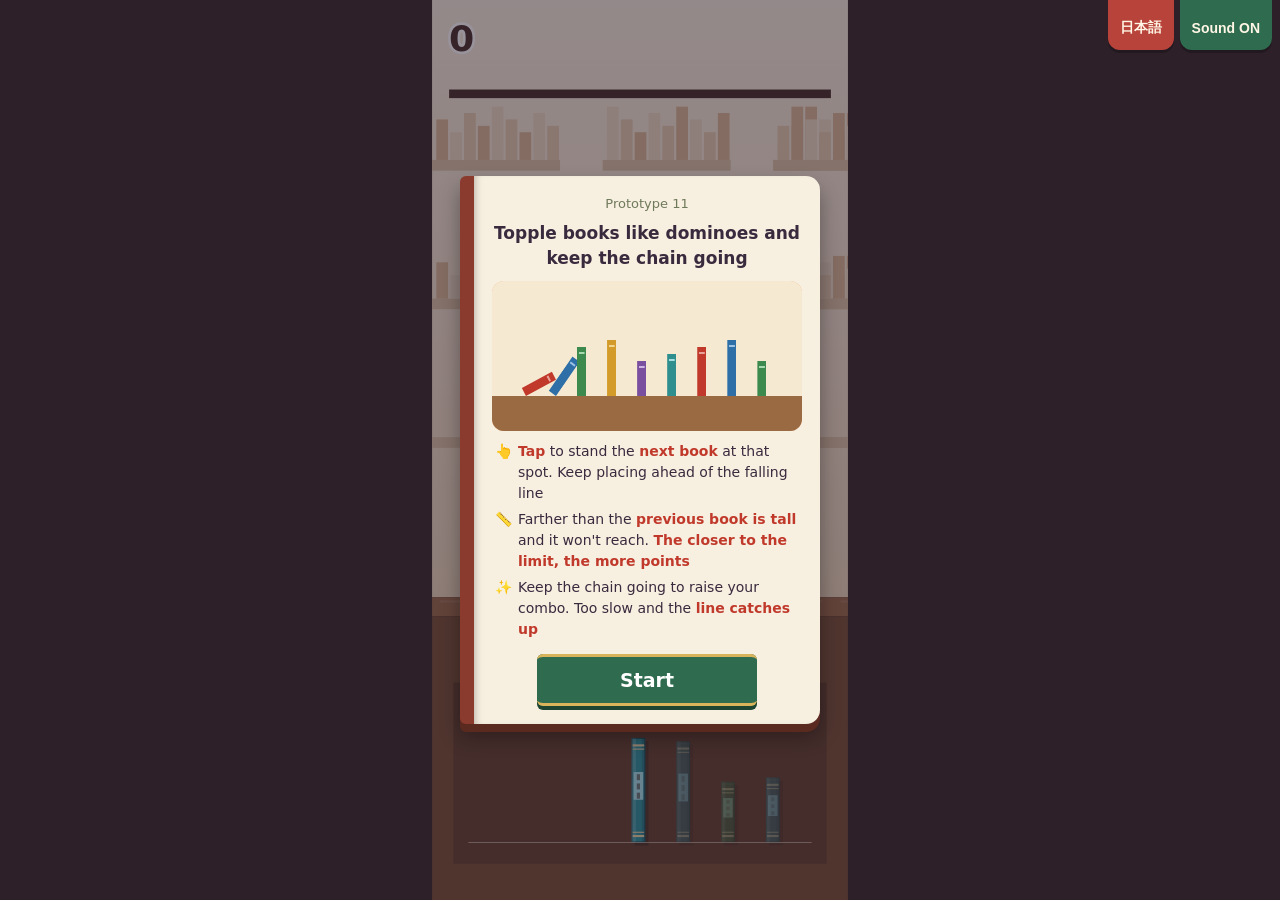
<file: shisaku11/index.html>
<!DOCTYPE html>
<html lang="ja">
<head>
<meta charset="utf-8">
<meta name="viewport" content="width=device-width,initial-scale=1,maximum-scale=1,user-scalable=no,viewport-fit=cover">
<meta name="color-scheme" content="light">
<title>試作11</title>
<style>
*{box-sizing:border-box;-webkit-tap-highlight-color:transparent}
html,body{margin:0;height:100%;overflow:hidden;background:#3a2a22;overscroll-behavior:none;-webkit-user-select:none;user-select:none;-webkit-touch-callout:none;font-family:"Hiragino Maru Gothic ProN","Hiragino Sans","Noto Sans JP","Yu Gothic",system-ui,sans-serif}
#c{position:fixed;inset:0;width:100vw;height:100vh;height:100dvh;touch-action:none;display:block}
.tb{position:fixed;top:calc(env(safe-area-inset-top) + 8px);z-index:20;display:flex;gap:6px}
#tbR{right:8px}
.tb button{min-width:48px;height:44px;border:0;border-radius:22px;background:rgba(255,252,240,.92);color:#4a2f5a;font-size:14px;font-weight:700;padding:0 12px;box-shadow:0 2px 0 rgba(0,0,0,.18)}
.ov{position:fixed;inset:0;z-index:10;display:none;align-items:center;justify-content:center;padding:16px;background:rgba(30,20,50,.45)}
.ov.on{display:flex}
.card{width:min(360px,100%);max-height:calc(100% - 8px);overflow:auto;background:#fffbef;border-radius:20px;padding:20px 18px 18px;text-align:center;color:#3a2a3e;box-shadow:0 6px 0 rgba(0,0,0,.2)}
#logo{font-size:42px;font-weight:900;letter-spacing:.06em;color:#d9534f;margin:4px 0 2px}
.sub{font-size:13px;color:#6f7a5a;margin-bottom:10px}
#howLine{font-size:17px;font-weight:800;margin:6px 0 10px;line-height:1.45}
#demo{width:100%;height:150px;display:block;border-radius:12px;background:#f3b07a;margin:0 0 10px}
.rules{list-style:none;padding:0;margin:0 0 14px;text-align:left;font-size:14px;line-height:1.5}
.rules li{margin:5px 0;padding-left:26px;position:relative}
.rules li b{color:#c0392b}
.rules li span.ic{position:absolute;left:0;top:0;width:22px;text-align:center}
.big{display:block;width:220px;max-width:100%;height:52px;margin:8px auto 0;border:0;border-radius:26px;background:#d9534f;color:#fff;font-size:19px;font-weight:900;box-shadow:0 4px 0 #9a2f2b}
.big:active{transform:translateY(3px);box-shadow:0 1px 0 #9a2f2b}
.big.sec{background:#efe3f3;color:#4a2f5a;box-shadow:0 4px 0 #c9b2d1;height:46px;font-size:16px}
#rScore{font-size:46px;font-weight:900;color:#d9534f;line-height:1.1}
#rBest{font-size:14px;color:#6f7a5a;min-height:20px}
#rNew{display:none;font-size:15px;font-weight:900;color:#fff;background:#e8a33a;border-radius:12px;padding:2px 10px;margin:4px auto;width:max-content}
.stats{display:grid;grid-template-columns:1fr 1fr 1fr;gap:6px;margin:12px 0 8px}
.stats div{background:#f6edf7;border-radius:12px;padding:6px 2px}
.stats b{display:block;font-size:22px}
.stats small{font-size:12px;color:#5d6a48}
#rTip{font-size:14px;line-height:1.5;background:#fff;border:2px dashed #dcc6e2;border-radius:12px;padding:8px 10px;margin:8px 0 4px;text-align:left}
#rTitle{font-size:14px;color:#6f7a5a}
@media (max-height:560px){#demo{display:none}.card{padding:12px 14px}#logo{font-size:30px}.rules{margin-bottom:6px;font-size:13px}.rules li{margin:2px 0}.stats{margin:6px 0}#rTip{display:none}.big{height:46px;margin-top:6px}
  #over .card{width:min(560px,100%);display:grid;grid-template-columns:1fr 1fr;column-gap:14px;align-items:center}
  #over .card>#rTitle,#over .card>#rScore,#over .card>#rNew,#over .card>#rBest{grid-column:1}
  #over .card>.stats{grid-column:2;grid-row:1/span 3}
  #over .card>#bRetry{grid-column:1}#over .card>#bTitle{grid-column:2}}
/* v5 テーマ: 本の表紙・背表紙・しおり */
.card{background:#f7efe0;border-radius:6px 14px 14px 6px;border-left:14px solid #8a3b2e;box-shadow:inset 6px 0 8px -6px rgba(0,0,0,.35),0 8px 0 #5a2a20,0 12px 20px rgba(0,0,0,.35)}
#logo{color:#8a3b2e;letter-spacing:.1em}
.big{border-radius:6px;background:#2f6b4f;box-shadow:0 4px 0 #1d4532,inset 0 6px 0 -3px #d9b45a,inset 0 -6px 0 -3px #d9b45a;font-family:inherit}
.big:active{box-shadow:0 1px 0 #1d4532,inset 0 6px 0 -3px #d9b45a,inset 0 -6px 0 -3px #d9b45a}
.big.sec{background:#e9dcc3;color:#4a2f1a;box-shadow:0 4px 0 #b9a27a,inset 0 6px 0 -3px #8a3b2e,inset 0 -6px 0 -3px #8a3b2e}
.tb{top:env(safe-area-inset-top)}
.tb button{border-radius:0 0 12px 12px;height:50px;padding-top:6px;background:#b8433a;color:#fff6e6;box-shadow:0 3px 0 rgba(0,0,0,.25);border-top:0}
#bMute{background:#2f6b4f}
.stats div{background:#efe3cc;border-radius:3px;border-bottom:3px solid #d9c49c}
#rTip{border-color:#d9c49c;border-radius:4px}
</style>
</head>
<body>
<canvas id="c"></canvas>
<div class="tb" id="tbR"><button id="bLang">EN</button><button id="bMute">音 ON</button></div>

<div class="ov on" id="start"><div class="card">
  <div class="sub" id="sProto">試作11</div>
  <div id="howLine">本をドミノみたいに倒して、ぱたぱたつなげよう</div>
  <canvas id="demo" width="640" height="300"></canvas>
  <ul class="rules">
    <li><span class="ic">👆</span><span id="r1">画面を<b>タップ</b>すると、その横の位置に<b>次の本</b>が立つ。倒れていく列の<b>先へ先へ</b>置こう</span></li>
    <li><span class="ic">📏</span><span id="r2"><b>前の本の高さ</b>より遠いと届かず、列がとぎれる。<b>ぎりぎりまで離すほど高得点</b></span></li>
    <li><span class="ic">✨</span><span id="r3">続けて倒すと倍率アップ。置くのがおそいと<b>列に追いつかれる</b></span></li>
  </ul>
  <button class="big" id="bStart">はじめる</button>
</div></div>

<div class="ov" id="over"><div class="card">
  <div id="rTitle">けっか</div>
  <div id="rScore">0</div>
  <div id="rNew">ベスト更新！</div>
  <div id="rBest"></div>
  <div class="stats">
    <div><b id="sLinks">0</b><small id="lLinks">倒した本</small></div>
    <div><b id="sGap">0</b><small id="lGap">とぎれ</small></div>
    <div><b id="sCombo">0</b><small id="lCombo">最長れんぞく</small></div>
  </div>
  <div id="rTip"></div>
  <button class="big" id="bRetry">もう1回</button>
  <button class="big sec" id="bTitle">タイトルへ</button>
</div></div>

<script>
'use strict';
// ===== 設定 =====
const BEST_KEY='proto11_best_v1';
const $=id=>document.getElementById(id);
const Q=new URLSearchParams(location.search);
/*CORE-START*/
const CORE=(()=>{
const W=390,H=844;
// 長さの単位はピクセル(論理座標)。本の倒れる向きは右。
const P={DUR:40,FLOOR:560,X0:40,H0:70,HMIN:34,HMAX:100,REACH:.95,WEAK:.3,T0:.34,TV:300,START:1.6,PEN:.8,FLICK:.35,
  PMIN:2,PMAX:30,MSTEP:.1,MCAP:20,CAMOFF:60,CAMGO:150,PLACE_MAX:W-12,GUIDE_N:6,ACC:.15,DT:1/120};
function rng(s){s=(s>>>0)||1;return()=>{s^=s<<13;s>>>=0;s^=s>>>17;s^=s<<5;s>>>=0;return s/4294967296;};}
function create(seed){const R=rng(seed*2654435761+7);const q=[];for(let i=0;i<400;i++)q.push(Math.round(P.HMIN+(P.HMAX-P.HMIN)*R()));
  const c=[];for(let i=0;i<400;i++)c.push(Math.floor(R()*6));
  return{seed,state:'ready',t:0,cam:0,books:[{x:P.X0,h:P.H0,c:0,st:0,fall:0,tau:0,rest:Math.PI/2}],q,qc:c,qi:0,
    fi:-1,ft:0,flickAt:-1,flickI:-1,stall:false,combo:0,maxCombo:0,score:0,links:0,gaps:0,catches:0,weak:0,best:0,sumU:0,events:[]};}
function clone(g){const c=Object.assign({},g);c.books=g.books.map(b=>Object.assign({},b));c.events=[];return c;}
function mult(g){return 1+P.MSTEP*Math.min(g.combo,P.MCAP);}
function nextH(g){return g.q[g.qi%g.q.length];}
function last(g){return g.books[g.books.length-1];}
function begin(g){if(g.state==='ready'){g.state='play';g.flickAt=P.START;g.flickI=0;g.events.push({k:'go'});}}
function frontX(g){if(g.fi<0)return P.X0;const b=g.books[g.fi];return b.x;}
// 置ける右端(画面の右はし)。wx は世界座標
function canPlace(g,wx){if(g.state==='over')return false;const L=last(g);return wx>L.x+6&&wx<=g.cam+P.PLACE_MAX;}
function place(g,wx){if(g.state==='ready')begin(g);if(!canPlace(g,wx))return false;const h=nextH(g),c=g.qc[g.qi%g.qc.length];g.qi++;
  g.books.push({x:wx,h,c,st:0,fall:0,tau:0,rest:Math.PI/2});g.events.push({k:'place',x:wx,h});
  if(g.stall&&g.flickAt<0){g.flickAt=g.t+P.FLICK;g.flickI=g.books.length-1;}return true;}
function startFall(g,i){const b=g.books[i];b.st=1;b.ft=g.t;b.tau=(P.T0+b.h/P.TV)*(1-P.ACC*Math.min(1,g.t/P.DUR));g.fi=i;g.stall=false;}
function step(g,dt){if(g.state!=='play')return;g.t+=dt;
  if(g.flickAt>=0&&g.t>=g.flickAt){const i=g.flickI;g.flickAt=-1;g.flickI=-1;if(i<g.books.length&&g.books[i].st===0){startFall(g,i);g.events.push({k:'flick',x:g.books[i].x});}}
  if(g.fi>=0){const b=g.books[g.fi];if(b.st===1&&g.t-b.ft>=b.tau){const i=g.fi;const n=g.books[i+1];
    if(!n){b.st=2;b.rest=Math.PI/2;g.stall=true;g.catches++;if(g.combo>0)g.events.push({k:'break'});g.combo=0;g.events.push({k:'catch',x:b.x});}
    else{const s=n.x-b.x;
      if(s>P.REACH*b.h){b.st=2;b.rest=Math.PI/2;g.gaps++;if(g.combo>0)g.events.push({k:'break'});g.combo=0;g.events.push({k:'gap',x:b.x+b.h,s});
        g.flickAt=g.t+P.PEN;g.flickI=i+1;g.fi=-1;g.lastFront=b.x;}
      else{b.st=2;b.rest=Math.asin(Math.min(1,s/b.h));let p,u=0;
        if(s<P.WEAK*b.h){p=1;g.weak++;g.events.push({k:'weak',x:n.x,p});}
        else{u=Math.min(1,(s-P.WEAK*b.h)/((P.REACH-P.WEAK)*b.h));g.combo++;g.maxCombo=Math.max(g.maxCombo,g.combo);p=Math.round((P.PMIN+(P.PMAX-P.PMIN)*u*u)*mult(g));
          g.sumU+=u;g.events.push({k:'link',x:n.x,h:n.h,p,u,c:g.combo});}
        g.score+=p;g.links++;startFall(g,i+1);}}}}
  const fx=g.fi>=0?g.books[g.fi].x:(g.lastFront!==undefined?g.lastFront:P.X0);// 画面は普段止めておき、列が右へ進んだら素早く送る(動いている画面へのタップずれを減らすため)
  if(g.camT===undefined)g.camT=0;if(fx-g.camT>P.CAMGO)g.camT=fx-P.CAMOFF;g.cam+=(g.camT-g.cam)*Math.min(1,dt*9);
  if(g.t>=P.DUR){g.t=P.DUR;g.state='over';g.events.push({k:'end'});}}
function update(g,dt){const n=Math.max(1,Math.round(dt/P.DT));const h=dt/n;for(let i=0;i<n;i++)step(g,h);}
function ahead(g){let n=0;for(let i=g.books.length-1;i>=0&&g.books[i].st===0;i--)n++;return n;}
return{W,H,P,rng,create,clone,step,update,begin,place,canPlace,mult,nextH,last,ahead};})();
/*CORE-END*/
const TXT={
 ja:{proto:'試作11',how:'本をドミノみたいに倒して、ぱたぱたつなげよう',
  r1:'画面を<b>タップ</b>すると、その横の位置に<b>次の本</b>が立つ。倒れていく列の<b>先へ先へ</b>置こう',
  r2:'<b>前の本の高さ</b>より遠いと届かず、列がとぎれる。<b>ぎりぎりまで離すほど高得点</b>',
  r3:'続けて倒すと倍率アップ。置くのがおそいと<b>列に追いつかれる</b>',
  start:'はじめる',retry:'もう1回',title:'タイトルへ',result:'けっか',best:'ベスト',newBest:'ベスト更新！',
  links:'倒した本',gap:'とぎれ',combo2:'最長れんぞく',mOn:'音 ON',mOff:'音 OFF',lang:'EN',
  ready:'タップして 本を立てよう',ready2:'最初のタップで スタート',combo:'れんぞく',next:'つぎの本',
  far:'ぎりぎり！',near:'ちかい',gapMsg:'とどかない！',catchMsg:'おいつかれた！',guide:'とどく はんい',
  tips:{great:'いい間かく！ 背の低い本のあとだけ少し近めにすると、とぎれずに高得点が続く。',
   far:'もっと離して大丈夫。前の本の高さ近くまで離すと1冊の点が大きく上がる。',
   gap:'届く距離は前の本の高さまで。背の低い本のあとは近めに置こう。',
   slow:'先に2〜3冊置いておくと 追いつかれにくい。'}},
 en:{proto:'Prototype 11',how:'Topple books like dominoes and keep the chain going',
  r1:'<b>Tap</b> to stand the <b>next book</b> at that spot. Keep placing ahead of the falling line',
  r2:'Farther than the <b>previous book is tall</b> and it won\'t reach. <b>The closer to the limit, the more points</b>',
  r3:'Keep the chain going to raise your combo. Too slow and the <b>line catches up</b>',
  start:'Start',retry:'Play again',title:'Title',result:'Result',best:'Best',newBest:'New best!',
  links:'Books toppled',gap:'Breaks',combo2:'Best combo',mOn:'Sound ON',mOff:'Sound OFF',lang:'日本語',
  ready:'Tap to stand a book',ready2:'Your first tap starts the game',combo:'combo',next:'Next',
  far:'Close call!',near:'Too close',gapMsg:'Too far!',catchMsg:'Caught up!',guide:'reach',
  tips:{great:'Nice spacing! Place a bit closer only after short books to keep the big points coming.',
   far:'You can go farther. Spacing close to the previous book\'s height scores much more.',
   gap:'A book reaches only as far as it is tall. Place closer after short books.',
   slow:'Stay 2 or 3 books ahead so the line doesn\'t catch up.'}}};
let LANG=Q.get('lang')==='en'?'en':(Q.get('lang')==='ja'?'ja':((navigator.language||'ja').startsWith('ja')?'ja':'en'));
function applyLang(){const T=TXT[LANG];document.documentElement.lang=LANG;document.title='試作11';
  $('sProto').textContent=T.proto;$('howLine').textContent=T.how;
  $('r1').innerHTML=T.r1;$('r2').innerHTML=T.r2;$('r3').innerHTML=T.r3;$('bStart').textContent=T.start;$('bRetry').textContent=T.retry;$('bTitle').textContent=T.title;
  $('rTitle').textContent=T.result;$('rNew').textContent=T.newBest;$('lLinks').textContent=T.links;$('lGap').textContent=T.gap;$('lCombo').textContent=T.combo2;
  $('bLang').textContent=T.lang;$('bMute').textContent=SND.muted?T.mOff:T.mOn;if(lastResult)showResult(lastResult,true);}

// ===== 音(WebAudio。素材ファイルなし) =====
const SND={ctx:null,master:null,muted:false,noise:null,
  init(){if(this.ctx){if(this.ctx.state==='suspended')this.ctx.resume();return;}const AC=window.AudioContext||window.webkitAudioContext;if(!AC)return;
    const c=new AC();this.ctx=c;const comp=c.createDynamicsCompressor();comp.threshold.value=-14;comp.knee.value=8;comp.ratio.value=6;comp.attack.value=.003;comp.release.value=.15;
    this.master=c.createGain();this.master.gain.value=this.muted?0:0.4;this.master.connect(comp);comp.connect(c.destination);
    const n=Math.floor(c.sampleRate*1.2);const b=c.createBuffer(1,n,c.sampleRate);const d=b.getChannelData(0);let s=12345;for(let i=0;i<n;i++){s=(s*1103515245+12345)>>>0;d[i]=(s/4294967296)*2-1;}this.noise=b;},
  setMute(m){this.muted=m;if(this.master)this.master.gain.setTargetAtTime(m?0:0.4,this.ctx.currentTime,.02);},
  tone(f,t0,dur,type,vol,f2){const c=this.ctx;if(!c)return;const o=c.createOscillator(),g=c.createGain();o.type=type;o.frequency.setValueAtTime(f,t0);if(f2)o.frequency.exponentialRampToValueAtTime(f2,t0+dur);
    g.gain.setValueAtTime(0.0001,t0);g.gain.exponentialRampToValueAtTime(vol,t0+.008);g.gain.exponentialRampToValueAtTime(0.0001,t0+dur);o.connect(g);g.connect(this.master);o.start(t0);o.stop(t0+dur+.02);},
  hiss(t0,dur,vol,type,f1,f2,q){const c=this.ctx;if(!c||!this.noise)return;const s=c.createBufferSource();s.buffer=this.noise;const fl=c.createBiquadFilter();fl.type=type;fl.Q.value=q||1;fl.frequency.setValueAtTime(f1,t0);if(f2)fl.frequency.exponentialRampToValueAtTime(f2,t0+dur);
    const g=c.createGain();g.gain.setValueAtTime(0.0001,t0);g.gain.exponentialRampToValueAtTime(vol,t0+dur*.4);g.gain.exponentialRampToValueAtTime(0.0001,t0+dur);s.connect(fl);fl.connect(g);g.connect(this.master);s.start(t0);s.stop(t0+dur+.02);},
  place(){const c=this.ctx;if(!c)return;const t=c.currentTime;this.tone(520,t,.05,'triangle',.08,380);this.hiss(t,.05,.05,'highpass',2000);},
  link(combo,u){const c=this.ctx;if(!c)return;const sc=[0,2,4,7,9];const i=Math.min(Math.max(combo-1,0),14);const f=392*Math.pow(2,(sc[i%5]+12*Math.floor(i/5))/12);const t=c.currentTime;
    this.hiss(t,.06,.12,'bandpass',900,600,2);this.tone(f,t,.12,'sine',.07+.1*u);if(u>.85)this.tone(f*2,t+.03,.12,'triangle',.06);},
  weak(){const c=this.ctx;if(!c)return;this.hiss(c.currentTime,.08,.08,'lowpass',500);},
  gap(){const c=this.ctx;if(!c)return;const t=c.currentTime;this.hiss(t,.16,.18,'lowpass',700,200);this.tone(300,t+.05,.25,'sine',.08,180);},
  flick(){const c=this.ctx;if(!c)return;this.tone(880,c.currentTime,.05,'square',.03);},
  tick(){const c=this.ctx;if(!c)return;this.tone(1200,c.currentTime,.04,'square',.025);},
  go(){const c=this.ctx;if(!c)return;const t=c.currentTime;this.tone(660,t,.08,'triangle',.12);this.tone(990,t+.07,.12,'triangle',.12);},
  end(){const c=this.ctx;if(!c)return;const t=c.currentTime;[523,659,784,1047].forEach((f,i)=>this.tone(f,t+i*.09,.35,'triangle',.16));},
  start(){const c=this.ctx;if(!c)return;const t=c.currentTime;this.tone(392,t,.12,'triangle',.15);this.tone(587,t+.08,.18,'triangle',.15);}
};

// ===== 描画 =====
const cv=$('c'),ctx=cv.getContext('2d');let DPR=1,VW=0,VH=0,K=1,OX=0,OY=0;
function resize(){DPR=Math.min(3,window.devicePixelRatio||1);VW=window.innerWidth;VH=window.innerHeight;cv.width=Math.round(VW*DPR);cv.height=Math.round(VH*DPR);
  K=Math.min(VW/CORE.W,VH/CORE.H);OX=(VW-CORE.W*K)/2;OY=(VH-CORE.H*K)/2;}
window.addEventListener('resize',resize);
let G=null,lastResult=null,fx=[],seedBase=+(Q.get('seed')||0)||0,round=0,lastTickS=99;
function L(x,y){return {x:(x-OX)/K,y:(y-OY)/K};}
const FONT='"Hiragino Maru Gothic ProN","Hiragino Sans","Noto Sans JP",system-ui,sans-serif';
const P=CORE.P,FL=P.FLOOR,TH=13;
const COLS=[['#c0392b','#e8a29a'],['#2e6fa8','#9cc3e6'],['#3c8a4e','#a6d8b0'],['#d39b2a','#f3d58e'],['#7b4fa0','#cdb3e3'],['#2f8f8f','#a5dede']];
function bookAngle(g,i){const b=g.books[i];if(b.st===0)return 0;if(b.st===2)return b.rest;const n=g.books[i+1];let tgt=Math.PI/2;if(n){const s=n.x-b.x;if(s<=P.REACH*b.h)tgt=Math.asin(Math.min(1,s/b.h));}
  const p=Math.min(1,(g.t-b.ft)/b.tau);return tgt*Math.pow(p,1.7);}
function drawBook(x,h,ci,a,alpha){const C=COLS[ci%6];ctx.save();ctx.globalAlpha=alpha==null?1:alpha;ctx.translate(x,FL);ctx.rotate(a);
  ctx.fillStyle='rgba(0,0,0,.18)';ctx.fillRect(-TH+3,-h+3,TH,h);
  ctx.fillStyle=C[0];ctx.fillRect(-TH,-h,TH,h);ctx.fillStyle='rgba(255,255,255,.16)';ctx.fillRect(-TH,-h,TH*.32,h);ctx.fillStyle='rgba(0,0,0,.14)';ctx.fillRect(-TH*.25,-h,TH*.25,h);ctx.fillStyle='#e8d29a';ctx.fillRect(-TH+1,-h+6,TH-2,2);ctx.fillRect(-TH+1,-h+10,TH-2,1);ctx.fillRect(-TH+1,-10,TH-2,1);ctx.fillRect(-TH+1,-7,TH-2,2);if(h>44){const lh=Math.min(26,h*.32);ctx.fillStyle=C[1];ctx.fillRect(-TH+2,-h/2-lh/2-4,TH-4,lh);ctx.fillStyle='rgba(60,40,20,.55)';for(let k=0;k<3;k++)ctx.fillRect(-TH/2-1.5,-h/2-lh/2+k*(lh/3)-2,3,lh/3-3);}
  ctx.strokeStyle='rgba(0,0,0,.35)';ctx.lineWidth=1;ctx.strokeRect(-TH+.5,-h+.5,TH-1,h-1);ctx.restore();}
function draw(now){const t=now/1000;ctx.setTransform(DPR,0,0,DPR,0,0);ctx.fillStyle='#3a2a22';ctx.fillRect(0,0,VW,VH);
  if(!G)return;const g=G;ctx.setTransform(DPR*K,0,0,DPR*K,DPR*OX,DPR*OY);ctx.save();ctx.beginPath();ctx.rect(0,0,CORE.W,CORE.H);ctx.clip();
  // 壁と本棚(奥はゆっくり流れる)
  const gr=ctx.createLinearGradient(0,0,0,FL);gr.addColorStop(0,'#f6e9d2');gr.addColorStop(1,'#ead3b0');ctx.fillStyle=gr;ctx.fillRect(0,0,CORE.W,FL);
  const pc=g.cam*.35;ctx.fillStyle='#d9bf98';for(let k=-1;k<4;k++){const x=((k*160-pc)%640+640)%640-160;ctx.fillRect(x,150,120,10);ctx.fillRect(x,280,120,10);ctx.fillRect(x,410,120,10);
    for(let j=0;j<9;j++){const hh=26+((k*7+j*13)%5)*6;ctx.fillStyle=['#e3c7a3','#d8b48a','#ead6b8'][(j+k+9)%3];ctx.fillRect(x+4+j*13,150-hh,11,hh);ctx.fillRect(x+4+j*13,280-hh+4,11,hh-4);ctx.fillStyle='#d9bf98';}}
  // 机
  ctx.fillStyle='#9a6a42';ctx.fillRect(0,FL,CORE.W,18);ctx.fillStyle='#7a4f2e';ctx.fillRect(0,FL+18,CORE.W,CORE.H-FL-18);
  ctx.fillStyle='rgba(255,255,255,.08)';for(let k=0;k<12;k++){const x=((k*47-g.cam)%564+564)%564-40;ctx.fillRect(x,FL+3,30,2);}
  ctx.save();ctx.translate(-g.cam,0);
  // 届く範囲の目安(最初の数冊だけ)
  const Lb=CORE.last(g);if(g.qi<P.GUIDE_N&&g.state!=='over'){const a0=Lb.x+P.WEAK*Lb.h,a1=Lb.x+P.REACH*Lb.h;ctx.fillStyle='rgba(60,160,80,.22)';ctx.fillRect(a0,FL-6,a1-a0,10);
    ctx.fillStyle='rgba(60,160,80,.9)';ctx.fillRect(a1-2,FL-14,3,22);ctx.font='700 12px '+FONT;ctx.textAlign='center';ctx.fillText(TXT[LANG].guide,(a0+a1)/2,FL+34);
    ctx.strokeStyle='rgba(60,160,80,.5)';ctx.setLineDash([4,4]);ctx.beginPath();ctx.arc(Lb.x,FL,Lb.h,-Math.PI/2,-Math.PI/2+Math.asin(Math.min(1,P.REACH)));ctx.stroke();ctx.setLineDash([]);}
  const i0=Math.max(0,g.books.findIndex(b=>b.x>g.cam-120));for(let i=g.books.length-1;i>=i0;i--){const b=g.books[i];if(b.x-g.cam>CORE.W+20)continue;drawBook(b.x,b.h,b.c,bookAngle(g,i));}
  // 押し直しの指
  if(g.flickAt>=0&&g.flickI<g.books.length){const b=g.books[g.flickI];const u=Math.max(0,Math.min(1,1-(g.flickAt-g.t)/0.4));ctx.font='30px system-ui,sans-serif';ctx.textAlign='center';ctx.fillText('👉',b.x-TH-22+u*10,FL-b.h+18);}
  for(const f of fx){if(f.world){const u=(now-f.t0)/f.life;if(u>=1)continue;ctx.globalAlpha=1-u;ctx.font='900 '+(f.big?22:17)+'px '+FONT;ctx.textAlign='center';ctx.lineWidth=4;ctx.strokeStyle='rgba(255,255,255,.8)';ctx.fillStyle=f.col||'#333';const y=f.y-u*30;ctx.strokeText(f.s,f.x,y);ctx.fillText(f.s,f.x,y);ctx.globalAlpha=1;}}
  ctx.restore();
  // 手もと: 次の本
  const T=TXT[LANG];const nh=CORE.nextH(g);ctx.fillStyle='rgba(0,0,0,.18)';ctx.fillRect(20,640,350,170);ctx.fillStyle='#f6e9d2';ctx.font='800 15px '+FONT;ctx.textAlign='left';ctx.fillText(T.next,34,664);
  ctx.save();ctx.translate(-0,0);const sx=200,sy=790;ctx.translate(sx,sy-FL);drawBook(0,nh,g.qc[g.qi%g.qc.length],0);ctx.restore();
  for(let k=1;k<=3;k++){const h=g.q[(g.qi+k)%g.q.length];ctx.save();ctx.translate(200+k*42,790-FL);drawBook(0,h,g.qc[(g.qi+k)%g.qc.length],0,.4);ctx.restore();}
  ctx.strokeStyle='rgba(246,233,210,.5)';ctx.lineWidth=1;ctx.beginPath();ctx.moveTo(34,790);ctx.lineTo(356,790);ctx.stroke();
  // 画面上の効果
  fx=fx.filter(f=>now-f.t0<f.life);for(const f of fx){if(f.world)continue;const u=(now-f.t0)/f.life;ctx.globalAlpha=1-u;
    if(f.k==='msg'){ctx.font='900 26px '+FONT;ctx.textAlign='center';ctx.lineWidth=5;ctx.strokeStyle='rgba(255,255,255,.85)';ctx.fillStyle=f.col||'#c0392b';ctx.strokeText(f.s,195,f.y);ctx.fillText(f.s,195,f.y);}
    ctx.globalAlpha=1;}
  ctx.textAlign='left';ctx.textBaseline='alphabetic';ctx.font='900 34px '+FONT;ctx.lineWidth=5;ctx.strokeStyle='rgba(255,255,255,.7)';ctx.fillStyle='#4a2f22';ctx.strokeText(String(g.score),16,48);ctx.fillText(String(g.score),16,48);
  if(g.combo>0){const m=CORE.mult(g);ctx.font='800 16px '+FONT;const s=g.combo+' '+T.combo+'  ×'+m.toFixed(1);ctx.strokeText(s,18,72);ctx.fillStyle='#c0392b';ctx.fillText(s,18,72);}
  const left=Math.max(0,P.DUR-g.t);ctx.fillStyle='rgba(0,0,0,.15)';ctx.fillRect(16,84,CORE.W-32,8);ctx.fillStyle=left<=5?'#e05a3a':'#4a2f22';ctx.fillRect(16,84,(CORE.W-32)*left/P.DUR,8);
  if(g.state==='ready'&&!$('start').classList.contains('on')){ctx.textAlign='center';ctx.font='800 20px '+FONT;ctx.lineWidth=5;ctx.strokeStyle='rgba(255,255,255,.85)';ctx.fillStyle='#4a2f22';
    ctx.strokeText(T.ready,195,220);ctx.fillText(T.ready,195,220);ctx.font='700 15px '+FONT;ctx.strokeText(T.ready2,195,246);ctx.fillText(T.ready2,195,246);
    const px=Lb.x-g.cam+0.8*Lb.h;ctx.font='36px system-ui,sans-serif';ctx.fillText('👆',px,FL+60+Math.sin(t*5)*6);}
  ctx.restore();}
const dcv=$('demo'),dx=dcv.getContext('2d');
function drawDemo(now){const t=now/1000;dx.setTransform(1,0,0,1,0,0);dx.fillStyle='#f6e9d2';dx.fillRect(0,0,640,300);dx.fillStyle='#9a6a42';dx.fillRect(0,230,640,70);
  const n=9,ph=(t*1.6)%(n+3);for(let i=0;i<n;i++){const x=70+i*62,h=70+((i*37)%4)*14;const C=COLS[i%6];let a=0;if(ph>i+1)a=Math.asin(Math.min(1,62/h));else if(ph>i)a=Math.asin(Math.min(1,62/h))*Math.pow(ph-i,1.7);
    dx.save();dx.translate(x,230);dx.rotate(a);dx.fillStyle=C[0];dx.fillRect(-18,-h,18,h);dx.fillStyle=C[1];dx.fillRect(-15,-h+10,12,4);dx.restore();}}

// ===== 進行 =====
let best=0;try{best=+localStorage.getItem(BEST_KEY)||0;}catch(e){}
function newGame(){round++;const seed=seedBase?seedBase+round-1:(Math.floor(Math.random()*1e9)+1);G=CORE.create(seed);fx=[];lastTickS=99;lastResult=null;}
function startGame(){SND.init();SND.start();newGame();$('start').classList.remove('on');$('over').classList.remove('on');}
function handleEvents(now){const g=G;if(!g)return;const T=TXT[LANG];
  for(const e of g.events){
    if(e.k==='place'){SND.place();}
    else if(e.k==='link'){SND.link(e.c,e.u);fx.push({world:1,x:e.x-6,y:FL-e.h-14,s:'+'+e.p,t0:now,life:600,big:e.u>.85,col:e.u>.85?'#c0392b':'#4a2f22'});if(e.u>.85)fx.push({world:1,x:e.x-6,y:FL-e.h-40,s:T.far,t0:now,life:700,col:'#c0392b'});}
    else if(e.k==='weak'){SND.weak();fx.push({world:1,x:e.x,y:FL-70,s:T.near,t0:now,life:600,col:'#7a6a5a'});}
    else if(e.k==='gap'){SND.gap();fx.push({k:'msg',s:T.gapMsg,y:190,t0:now,life:900});}
    else if(e.k==='catch'){SND.gap();fx.push({k:'msg',s:T.catchMsg,y:190,t0:now,life:900});}
    else if(e.k==='flick'){SND.flick();}
    else if(e.k==='go'){SND.go();}
    else if(e.k==='end'){SND.end();finish();}
  }
  g.events.length=0;}
function finish(){const g=G;const r={score:g.score,links:g.links,gaps:g.gaps,catches:g.catches,maxCombo:g.maxCombo,avgU:g.links?g.sumU/g.links:0,newBest:false,prevBest:best};
  if(g.score>best){r.newBest=g.score>0;best=g.score;try{localStorage.setItem(BEST_KEY,String(best));}catch(e){}}
  lastResult=r;window.__lastResult=r;setTimeout(()=>{if(lastResult===r)showResult(r);},700);}
function showResult(r,silent){const T=TXT[LANG];$('rScore').textContent=r.score;$('rNew').style.display=r.newBest?'block':'none';$('rBest').textContent=T.best+' '+best;
  $('sLinks').textContent=r.links;$('sGap').textContent=r.gaps+r.catches;$('sCombo').textContent=r.maxCombo;
  let tip;if(r.catches>=2)tip=T.tips.slow;else if(r.gaps>=3)tip=T.tips.gap;else if(r.avgU<.7)tip=T.tips.far;else tip=T.tips.great;
  $('rTip').textContent=tip;if(!silent||$('over').classList.contains('on'))$('over').classList.add('on');}
// 入力: タップした横の位置に次の本を立てる
function toL(e){const r=cv.getBoundingClientRect();return L(e.clientX-r.left,e.clientY-r.top);}
cv.addEventListener('pointerdown',e=>{e.preventDefault();if(!G||G.state==='over')return;if($('start').classList.contains('on')||$('over').classList.contains('on'))return;
  SND.init();const p=toL(e);if(p.y<100)return;if(G.camT!==undefined&&Math.abs(G.camT-G.cam)>3)return;// 画面を送っている短い間はタップを受けない(ずれ防止)
  const wx=p.x+G.cam;CORE.place(G,wx);});
document.addEventListener('touchmove',e=>{if(e.target===cv)e.preventDefault();},{passive:false});
let paused=false;
document.addEventListener('visibilitychange',()=>{paused=document.hidden;});
$('bStart').onclick=startGame;$('bRetry').onclick=startGame;
$('bTitle').onclick=()=>{$('over').classList.remove('on');$('start').classList.add('on');lastResult=null;G=CORE.create(seedBase||3);};
$('bMute').onclick=()=>{SND.setMute(!SND.muted);$('bMute').textContent=SND.muted?TXT[LANG].mOff:TXT[LANG].mOn;};
$('bLang').onclick=()=>{LANG=LANG==='ja'?'en':'ja';applyLang();};
document.addEventListener('keydown',e=>{if(e.key===' '||e.key==='Enter'){if($('start').classList.contains('on')||$('over').classList.contains('on')){e.preventDefault();startGame();}}});
let lastNow=performance.now();
function frame(now){const dt=Math.min(.1,(now-lastNow)/1000);lastNow=now;
  if(G&&!paused&&!$('start').classList.contains('on')){const s0=Math.ceil(P.DUR-G.t);CORE.update(G,dt);const s1=Math.ceil(P.DUR-G.t);if(G.state==='play'&&s1<=5&&s1!==lastTickS&&s1<s0){lastTickS=s1;SND.tick();}handleEvents(now);}
  draw(now);if($('start').classList.contains('on'))drawDemo(now);
  requestAnimationFrame(frame);}
window.dbg={CORE,SND,get G(){return G;},K:()=>({K,OX,OY}),start:startGame};
resize();applyLang();
G=CORE.create(seedBase||3);
requestAnimationFrame(frame);
</script>
</body>
</html>
</file>
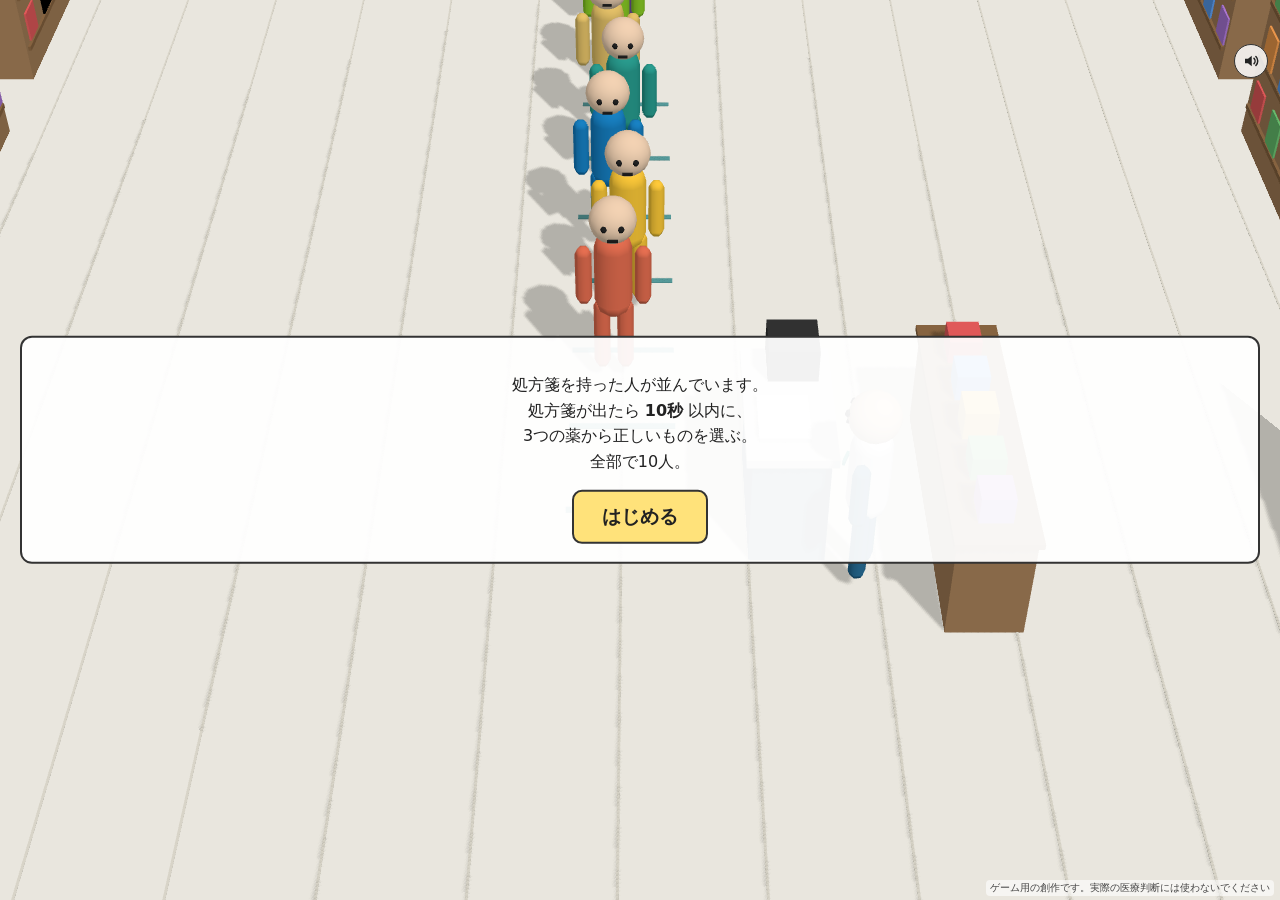
<file: shisaku12/index.html>
<!doctype html>
<html lang="ja">
<head>
<meta charset="utf-8">
<meta name="viewport" content="width=device-width,initial-scale=1,maximum-scale=1,user-scalable=no,viewport-fit=cover">
<title>試作12</title>
<link rel="icon" href="data:,">
<link rel="stylesheet" href="style.css">
</head>
<body>
<canvas id="c"></canvas>
<div id="hud" hidden><span id="qno">1/10</span><span id="score">○ 0</span></div>
<div id="timer" hidden><div id="bar"></div><span id="sec">10</span></div>
<button id="mute" type="button" aria-label="音を消す" title="音を消す"><svg viewBox="0 0 24 24" width="18" height="18" aria-hidden="true"><path d="M4 9h4l5-4v14l-5-4H4z" fill="currentColor"/><path id="mwave" d="M16 8.5a5 5 0 0 1 0 7M18.5 6a8.5 8.5 0 0 1 0 12" stroke="currentColor" stroke-width="2" fill="none" stroke-linecap="round"/><path id="mx" d="M16 9l6 6M22 9l-6 6" stroke="currentColor" stroke-width="2" stroke-linecap="round" style="display:none"/></svg></button>
<div id="bubble" hidden></div>
<div id="qpanel">
<div id="rx" hidden>
  <div class="rxhead"><span>処方箋</span><span id="rxno"></span></div>
  <div class="rxrow"><b>病名</b><span id="rxdis"></span></div>
  <div class="rxrow"><b>メモ</b><span id="rxmemo"></span></div>
  <div id="rxres"></div>
</div>
<div id="choices" hidden></div>
</div>
<div id="start" class="panel">
  <p>処方箋を持った人が並んでいます。<br>処方箋が出たら <b>10秒</b> 以内に、<br>3つの薬から正しいものを選ぶ。<br>全部で10人。</p>
  <button id="go" class="big">はじめる</button>
</div>
<div id="end" class="panel" hidden>
  <p id="endscore"></p>
  <p id="endtext"></p>
  <button id="again" class="big">もう一度遊ぶ</button>
</div>
<div id="note">ゲーム用の創作です。実際の医療判断には使わないでください</div>
<script type="module" src="js/main.js"></script>
</body>
</html>
</file>
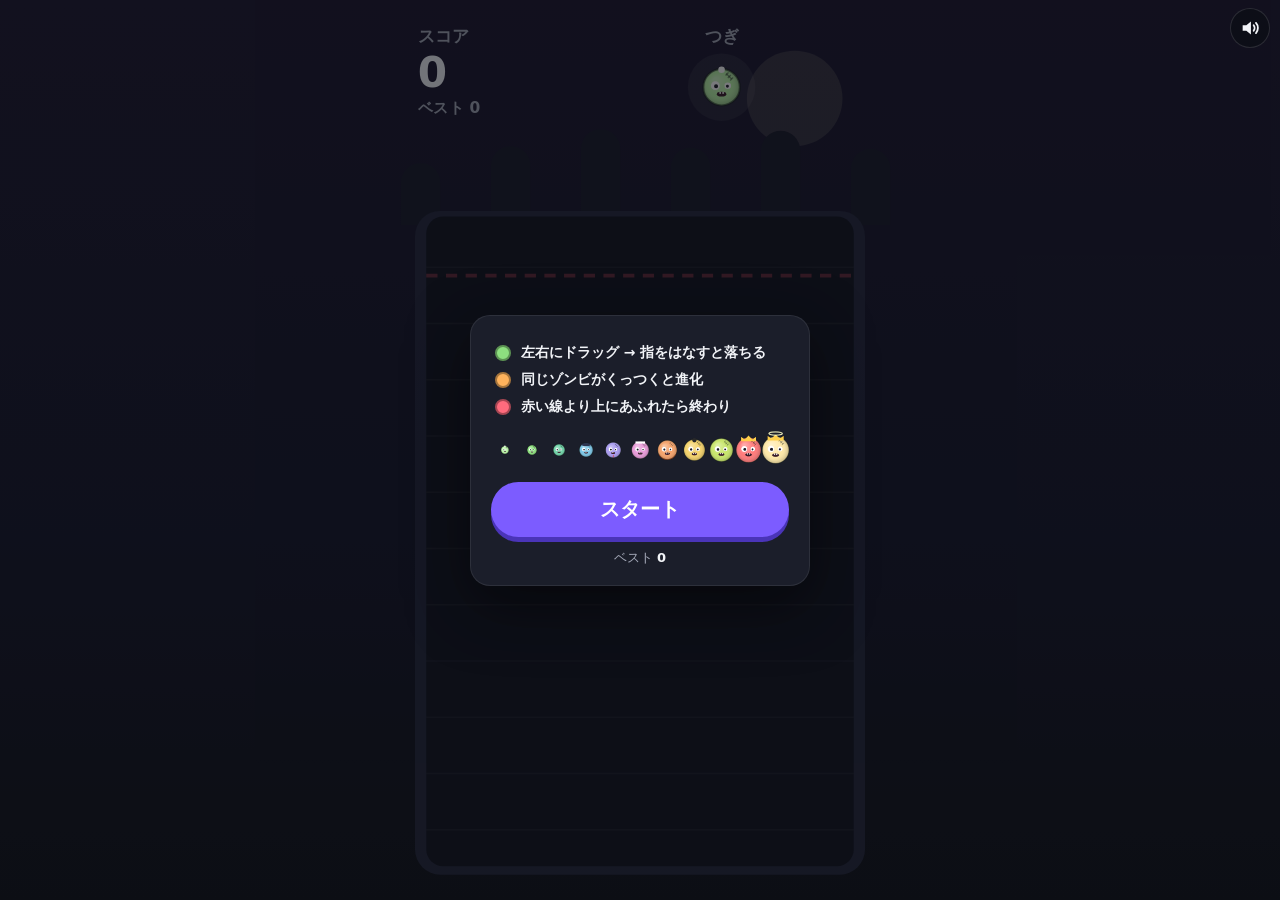
<file: shisaku2/index.html>
<!doctype html>
<html lang="ja">
<head>
<meta charset="utf-8">
<meta name="viewport" content="width=device-width, initial-scale=1, maximum-scale=1, user-scalable=no, viewport-fit=cover">
<title>試作2</title>
<link rel="icon" href="data:,">
<link rel="stylesheet" href="style.css">
</head>
<body>
<canvas id="game" aria-label="ゲーム画面"></canvas>
<button id="muteBtn" class="icon-btn" aria-label="音のオン/オフ" title="音のオン/オフ">
  <svg viewBox="0 0 24 24" width="22" height="22" aria-hidden="true"><path fill="currentColor" d="M4 9h4l5-4v14l-5-4H4z"/><path id="muteWave" fill="none" stroke="currentColor" stroke-width="2" stroke-linecap="round" d="M16 9c1.3 1.6 1.3 4.4 0 6M18.5 6.5c2.8 3 2.8 8 0 11"/><path id="muteX" fill="none" stroke="currentColor" stroke-width="2.2" stroke-linecap="round" d="M16 9l5 6M21 9l-5 6"/></svg>
</button>
<div id="startScreen" class="overlay hidden">
  <div class="panel">
    <ul class="howto">
      <li><i class="dot a"></i><span>左右にドラッグ → 指をはなすと落ちる</span></li>
      <li><i class="dot b"></i><span>同じゾンビがくっつくと進化</span></li>
      <li><i class="dot c"></i><span>赤い線より上にあふれたら終わり</span></li>
    </ul>
    <canvas id="ladder" width="600" height="80" aria-hidden="true"></canvas>
    <button id="startBtn" class="big-btn">スタート</button>
    <div class="best">ベスト <b id="startBest">0</b></div>
  </div>
</div>
<div id="overScreen" class="overlay hidden">
  <div class="panel">
    <div class="over-title">あふれた！</div>
    <div class="over-label">スコア</div>
    <div id="overScore" class="over-score">0</div>
    <div id="newBest" class="new-best hidden">NEW BEST!</div>
    <div class="stats">
      <div><span>ベスト</span><b id="overBest">0</b></div>
      <div><span>いちばん大きく育てたゾンビ</span><b id="overMax">-</b></div>
    </div>
    <button id="retryBtn" class="big-btn">もう一度</button>
  </div>
</div>
<script src="game.js"></script>
</body>
</html>
</file>
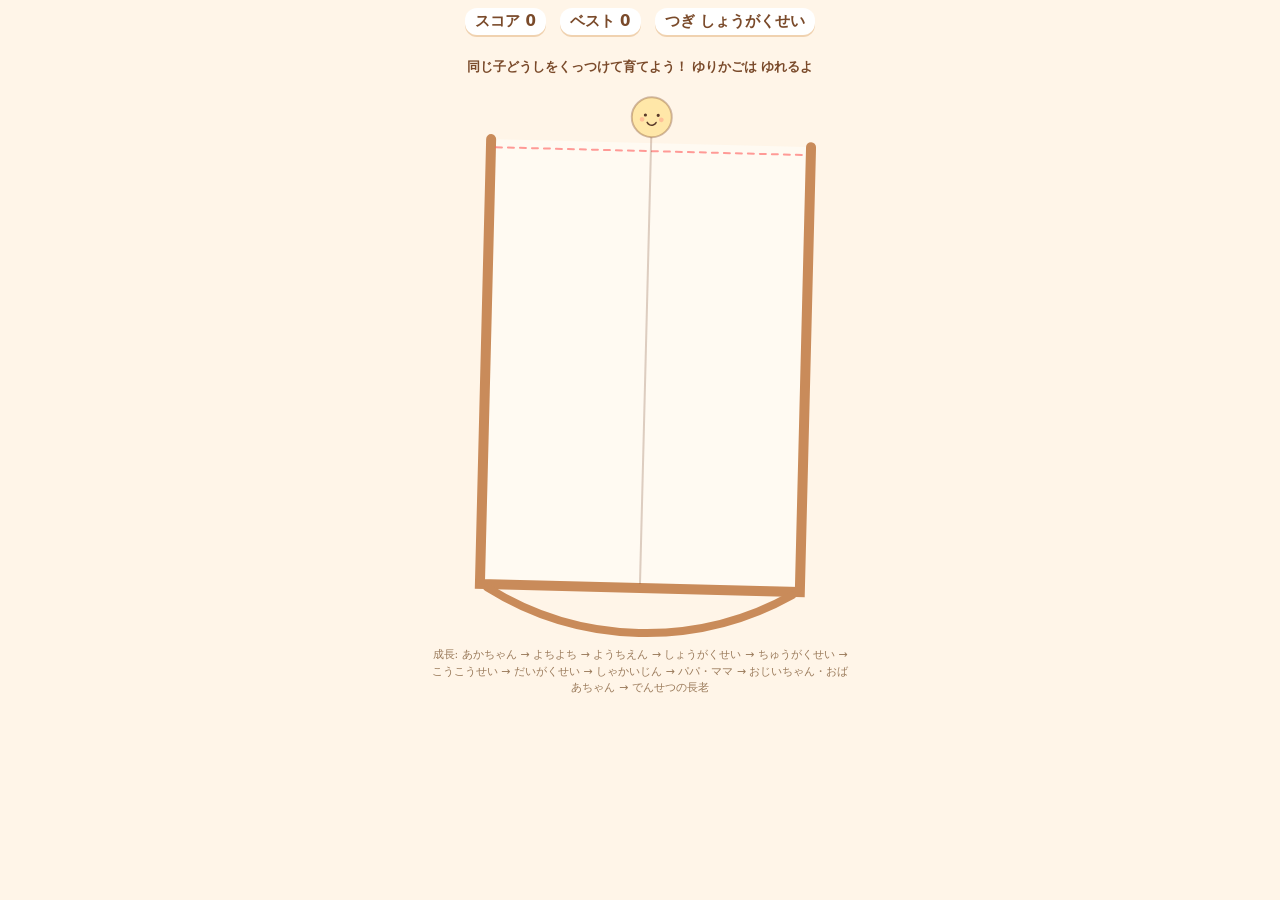
<file: shisaku3/index.html>
<!DOCTYPE html>
<html lang="ja">
<head>
<meta charset="utf-8">
<meta name="viewport" content="width=device-width,initial-scale=1,maximum-scale=1,user-scalable=no">
<title>試作3</title>
<style>
  html,body{margin:0;height:100%;background:#fff5e8;font-family:"Hiragino Maru Gothic ProN","Rounded Mplus 1c",system-ui,sans-serif;overflow:hidden;touch-action:none;user-select:none}
  #wrap{display:flex;flex-direction:column;align-items:center;height:100%}
  #hud{display:flex;gap:14px;align-items:center;padding:8px 10px;font-weight:bold;color:#7a4a2a;font-size:15px}
  #hud .box{background:#fff;border-radius:12px;padding:4px 10px;box-shadow:0 2px 0 #f0d2b0}
  canvas{display:block;max-width:100%;touch-action:none}
  #over{position:fixed;inset:0;display:none;align-items:center;justify-content:center;background:rgba(80,40,20,.45)}
  #over .card{background:#fff;border-radius:18px;padding:20px 24px;text-align:center;color:#7a4a2a;max-width:300px}
  button{font:inherit;font-weight:bold;border:0;border-radius:12px;padding:10px 16px;margin:6px;background:#ff9d6c;color:#fff;cursor:pointer}
  button.sub{background:#c9a98a}
  #chart{font-size:11px;color:#9a7a5a;padding:4px 8px;text-align:center;max-width:420px;line-height:1.5}
</style>
</head>
<body>
<div id="wrap">
  <div id="hud">
    <div class="box">スコア <span id="score">0</span></div>
    <div class="box">ベスト <span id="best">0</span></div>
    <div class="box">つぎ <span id="next">-</span></div>
  </div>
  <canvas id="c" width="420" height="600"></canvas>
  <div id="chart"></div>
</div>
<div id="over"><div class="card">
  <div style="font-size:20px;margin-bottom:6px">ゆりかご あふれちゃった！</div>
  <div id="result"></div>
  <button id="retry">もういちど</button>
  <button id="copy" class="sub">結果をコピー</button>
  <div id="copied" style="font-size:12px;height:16px"></div>
</div></div>
<script>
// ===== 設定 =====
// 成長段階（同じ段階どうしがくっつくと次の段階へ）
const STAGES = [
  {n:'あかちゃん',   r:15, c:'#ffd6e0'},
  {n:'よちよち',     r:20, c:'#ffe7a8'},
  {n:'ようちえん',   r:26, c:'#c8f0b4'},
  {n:'しょうがくせい',r:33, c:'#a8e0ff'},
  {n:'ちゅうがくせい',r:40, c:'#c9c2ff'},
  {n:'こうこうせい', r:48, c:'#ffb8a8'},
  {n:'だいがくせい', r:57, c:'#ffcf8a'},
  {n:'しゃかいじん', r:66, c:'#9fe3d2'},
  {n:'パパ・ママ',   r:76, c:'#f7a8d8'},
  {n:'おじいちゃん・おばあちゃん', r:87, c:'#e8e0c8'},
  {n:'でんせつの長老', r:99, c:'#ffe066'}
];
const W=420,H=600;
const BOX={x:55,y:100,w:310,h:440}; // ゆりかご内部（ローカル座標）
const DEAD_Y=BOX.y+8;               // この線より上に居続けるとアウト
const G=900;                        // 重力
const TILT_MAX=0.12;                // ゆりかごの最大傾き(rad)
const TILT_PERIOD=9;                // 揺れ周期(秒)

const cv=document.getElementById('c'),ctx=cv.getContext('2d');
let balls=[],score=0,best=+(localStorage.getItem('yurikago_best')||0),cur,nxt,aimX=W/2,canDrop=true,over=false,t=0,maxStage=0,pops=[];
const params=new URLSearchParams(location.search);
let seed=+(params.get('seed')||Date.now()%100000);
function rnd(){seed=(seed*16807)%2147483647;return (seed-1)/2147483646;}
function pick(){return Math.floor(rnd()*4);} // 出てくるのは最初の4段階まで
document.getElementById('best').textContent=best;
document.getElementById('chart').textContent='成長: '+STAGES.map(s=>s.n).join(' → ');

// ===== 音（WebAudio。外部素材なし） =====
let ac=null;
function beep(f,d=0.08,type='sine',v=0.08){try{ac=ac||new (window.AudioContext||window.webkitAudioContext)();const o=ac.createOscillator(),g=ac.createGain();o.type=type;o.frequency.value=f;g.gain.value=v;o.connect(g);g.connect(ac.destination);o.start();g.gain.exponentialRampToValueAtTime(0.0001,ac.currentTime+d);o.stop(ac.currentTime+d);}catch(e){}}

function tilt(){return Math.sin(t*2*Math.PI/TILT_PERIOD)*TILT_MAX*Math.min(1,0.3+maxStage*0.12);}

function reset(){balls=[];score=0;over=false;t=0;maxStage=0;pops=[];cur=pick();nxt=pick();canDrop=true;
  document.getElementById('over').style.display='none';updHud();}
function updHud(){document.getElementById('score').textContent=score;document.getElementById('next').textContent=STAGES[nxt].n;}

function drop(){ if(!canDrop||over) return; const r=STAGES[cur].r;
  const x=Math.max(BOX.x+r,Math.min(BOX.x+BOX.w-r,aimX));
  balls.push({x,y:BOX.y-r-6,vx:0,vy:0,s:cur,r,id:Math.random(),born:t,above:0});
  beep(520,0.06,'triangle');
  cur=nxt;nxt=pick();canDrop=false;setTimeout(()=>canDrop=true,450);updHud();}

// ===== 物理（円だけの簡易物理） =====
function step(dt){
  t+=dt;
  const a=tilt();
  // ゆりかごの座標系での重力（ゆりかごが傾く＝重力が横にずれる）
  const gx=Math.sin(-a)*G*-1, gy=Math.cos(a)*G;
  for(const b of balls){ b.vx+=gx*dt; b.vy+=gy*dt; b.vx*=0.995; b.vy*=0.995; b.x+=b.vx*dt; b.y+=b.vy*dt; }
  for(let it=0;it<4;it++){
    // 壁
    for(const b of balls){
      if(b.x-b.r<BOX.x){b.x=BOX.x+b.r;b.vx*=-0.2;}
      if(b.x+b.r>BOX.x+BOX.w){b.x=BOX.x+BOX.w-b.r;b.vx*=-0.2;}
      if(b.y+b.r>BOX.y+BOX.h){b.y=BOX.y+BOX.h-b.r;b.vy*=-0.2;b.vx*=0.98;}
    }
    // 円どうし
    for(let i=0;i<balls.length;i++)for(let j=i+1;j<balls.length;j++){
      const p=balls[i],q=balls[j];if(p.dead||q.dead)continue;
      const dx=q.x-p.x,dy=q.y-p.y,d=Math.hypot(dx,dy)||0.01,m=p.r+q.r;
      if(d<m){
        if(p.s===q.s&&p.s<STAGES.length-1){ merge(p,q); continue; }
        const nx=dx/d,ny=dy/d,ov=(m-d);
        const mp=p.r*p.r,mq=q.r*q.r,tot=mp+mq;
        p.x-=nx*ov*mq/tot;p.y-=ny*ov*mq/tot;q.x+=nx*ov*mp/tot;q.y+=ny*ov*mp/tot;
        const rv=(q.vx-p.vx)*nx+(q.vy-p.vy)*ny;
        if(rv<0){const imp=-(1.2)*rv/(1/mp+1/mq);p.vx-=imp*nx/mp;p.vy-=imp*ny/mp;q.vx+=imp*nx/mq;q.vy+=imp*ny/mq;}
      }
    }
    balls=balls.filter(b=>!b.dead);
  }
  // ゲームオーバー判定：線より上に1.5秒以上
  for(const b of balls){
    if(t-b.born>1.2 && b.y-b.r<DEAD_Y){ b.above+=dt; if(b.above>1.5) gameOver(); } else b.above=0;
  }
  pops=pops.filter(p=>(p.life-=dt)>0);
}
function merge(p,q){
  p.dead=q.dead=true;const s=p.s+1;
  const nb={x:(p.x+q.x)/2,y:(p.y+q.y)/2,vx:(p.vx+q.vx)/2,vy:(p.vy+q.vy)/2-60,s,r:STAGES[s].r,id:Math.random(),born:t,above:0};
  balls.push(nb);
  const gain=(s+1)*(s+2)/2; score+=gain;
  if(s>maxStage)maxStage=s;
  pops.push({x:nb.x,y:nb.y,txt:STAGES[s].n+'！ +'+gain,life:1.0});
  beep(300+s*70,0.15,'sine',0.1);
  updHud();
}
function gameOver(){ if(over)return; over=true;
  if(score>best){best=score;localStorage.setItem('yurikago_best',best);document.getElementById('best').textContent=best;}
  document.getElementById('result').innerHTML='スコア <b>'+score+'</b><br>いちばん育ったのは<br><b style="font-size:18px">'+STAGES[maxStage].n+'</b>';
  document.getElementById('over').style.display='flex'; beep(200,0.4,'sawtooth',0.06);
  if(params.get('autotest'))document.title='GAMEOVER score='+score+' max='+maxStage;
}

// ===== 描画 =====
function face(b){
  const s=STAGES[b.s];
  ctx.fillStyle=s.c;ctx.beginPath();ctx.arc(b.x,b.y,b.r,0,7);ctx.fill();
  ctx.lineWidth=2;ctx.strokeStyle='rgba(120,70,40,.35)';ctx.stroke();
  // 顔：段階が上がるほど髪・ひげなどの記号が増える
  const e=b.r*0.32,ey=b.y-b.r*0.1;
  ctx.fillStyle='#5a3a2a';
  ctx.beginPath();ctx.arc(b.x-e,ey,Math.max(1.5,b.r*0.08),0,7);ctx.arc(b.x+e,ey,Math.max(1.5,b.r*0.08),0,7);ctx.fill();
  ctx.strokeStyle='#5a3a2a';ctx.lineWidth=Math.max(1.5,b.r*0.06);
  ctx.beginPath();ctx.arc(b.x,b.y+b.r*0.15,b.r*0.25,0.15*Math.PI,0.85*Math.PI);ctx.stroke();
  ctx.fillStyle='rgba(255,120,120,.35)';
  ctx.beginPath();ctx.arc(b.x-e*1.5,b.y+b.r*0.12,b.r*0.12,0,7);ctx.arc(b.x+e*1.5,b.y+b.r*0.12,b.r*0.12,0,7);ctx.fill();
  if(b.s===0){ctx.fillStyle='#fff';ctx.beginPath();ctx.arc(b.x,b.y+b.r*0.55,b.r*0.18,0,7);ctx.fill();} // おしゃぶり
  if(b.s>=3&&b.s<=6){ctx.fillStyle='#6b4a32';ctx.beginPath();ctx.arc(b.x,b.y-b.r*0.55,b.r*0.55,Math.PI,2*Math.PI);ctx.fill();}
  if(b.s>=7&&b.s<=8){ctx.fillStyle='#3a2a20';ctx.beginPath();ctx.arc(b.x,b.y-b.r*0.6,b.r*0.6,Math.PI*1.05,Math.PI*1.95);ctx.fill();}
  if(b.s===9){ctx.strokeStyle='#888';ctx.lineWidth=2;ctx.beginPath();ctx.arc(b.x-e,ey,b.r*0.14,0,7);ctx.arc(b.x+e,ey,b.r*0.14,0,7);ctx.stroke();}
  if(b.s===10){ctx.fillStyle='#fff';ctx.beginPath();ctx.moveTo(b.x-b.r*0.3,b.y+b.r*0.3);ctx.lineTo(b.x+b.r*0.3,b.y+b.r*0.3);ctx.lineTo(b.x,b.y+b.r*0.95);ctx.fill();
    ctx.strokeStyle='#ffb000';ctx.lineWidth=3;ctx.beginPath();ctx.ellipse(b.x,b.y-b.r*1.05,b.r*0.5,b.r*0.12,0,0,7);ctx.stroke();}
  if(b.r>=26){ctx.fillStyle='rgba(90,58,42,.8)';ctx.font='bold '+Math.min(13,b.r*0.28)+'px sans-serif';ctx.textAlign='center';ctx.fillText(s.n,b.x,b.y+b.r*0.78>b.y+b.r-4?b.y+b.r-6:b.y+b.r*0.78);}
}
function draw(){
  ctx.clearRect(0,0,W,H);
  const a=tilt(),cx=BOX.x+BOX.w/2,cy=BOX.y+BOX.h;
  ctx.save();ctx.translate(cx,cy);ctx.rotate(a);ctx.translate(-cx,-cy);
  // ゆりかご
  ctx.fillStyle='#fffaf2';ctx.fillRect(BOX.x,BOX.y,BOX.w,BOX.h);
  ctx.strokeStyle='#c98b5a';ctx.lineWidth=10;ctx.lineCap='round';
  ctx.beginPath();ctx.moveTo(BOX.x-5,BOX.y);ctx.lineTo(BOX.x-5,BOX.y+BOX.h+5);ctx.lineTo(BOX.x+BOX.w+5,BOX.y+BOX.h+5);ctx.lineTo(BOX.x+BOX.w+5,BOX.y);ctx.stroke();
  ctx.strokeStyle='#c98b5a';ctx.lineWidth=8;ctx.beginPath();ctx.arc(cx,cy-250,300,Math.PI*0.33,Math.PI*0.67);ctx.stroke(); // ゆりかごの脚
  ctx.setLineDash([6,6]);ctx.strokeStyle='rgba(255,90,90,.6)';ctx.lineWidth=2;ctx.beginPath();ctx.moveTo(BOX.x,DEAD_Y);ctx.lineTo(BOX.x+BOX.w,DEAD_Y);ctx.stroke();ctx.setLineDash([]);
  // 照準
  if(!over){const r=STAGES[cur].r,x=Math.max(BOX.x+r,Math.min(BOX.x+BOX.w-r,aimX));
    ctx.strokeStyle='rgba(120,70,40,.25)';ctx.beginPath();ctx.moveTo(x,BOX.y-r);ctx.lineTo(x,BOX.y+BOX.h);ctx.stroke();
    if(canDrop) face({x,y:BOX.y-r-6,s:cur,r});}
  for(const b of balls) face(b);
  for(const p of pops){ctx.globalAlpha=Math.min(1,p.life*2);ctx.fillStyle='#e0603a';ctx.font='bold 15px sans-serif';ctx.textAlign='center';ctx.fillText(p.txt,p.x,p.y-(1-p.life)*40);ctx.globalAlpha=1;}
  ctx.restore();
  ctx.fillStyle='#7a4a2a';ctx.font='bold 13px sans-serif';ctx.textAlign='center';
  ctx.fillText('同じ子どうしをくっつけて育てよう！ ゆりかごは ゆれるよ',W/2,28);
}

// ===== 入力 =====
function toLocal(ev){const rc=cv.getBoundingClientRect();return (ev.clientX-rc.left)*W/rc.width;}
cv.addEventListener('pointermove',e=>{aimX=toLocal(e);});
cv.addEventListener('pointerdown',e=>{aimX=toLocal(e);});
cv.addEventListener('pointerup',e=>{aimX=toLocal(e);drop();});
window.addEventListener('keydown',e=>{if(e.key==='ArrowLeft')aimX-=20;if(e.key==='ArrowRight')aimX+=20;if(e.key===' ')drop();});
document.getElementById('retry').onclick=reset;
document.getElementById('copy').onclick=()=>{
  const txt='スコア'+score+'／「'+STAGES[maxStage].n+'」まで育てた！';
  (navigator.clipboard?navigator.clipboard.writeText(txt):Promise.reject()).then(()=>document.getElementById('copied').textContent='コピーしました（投稿はしません）')
  .catch(()=>{document.getElementById('copied').textContent=txt;});
};

// ===== ループ =====
let last=performance.now();
function loop(now){const dt=Math.min(0.033,(now-last)/1000);last=now;
  if(!over){step(dt/2);step(dt/2);} draw(); requestAnimationFrame(loop);}
reset();requestAnimationFrame(loop);

// ===== 自動テスト（?autotest=1 のときだけ。ランダムに落とし続けて結果をtitleに出す） =====
if(params.get('autotest')){
  let n=0;const iv=setInterval(()=>{ if(over){clearInterval(iv);return;}
    aimX=BOX.x+rnd()*BOX.w; canDrop=true; drop(); n++;
    document.title='RUN drops='+n+' balls='+balls.length+' score='+score+' max='+maxStage;
  },120);
  // rAFが止まる環境向けに固定ステップでも進める
  setInterval(()=>{ if(!over){for(let i=0;i<4;i++)step(1/120);} },16);
}
</script>
</body>
</html>
</file>
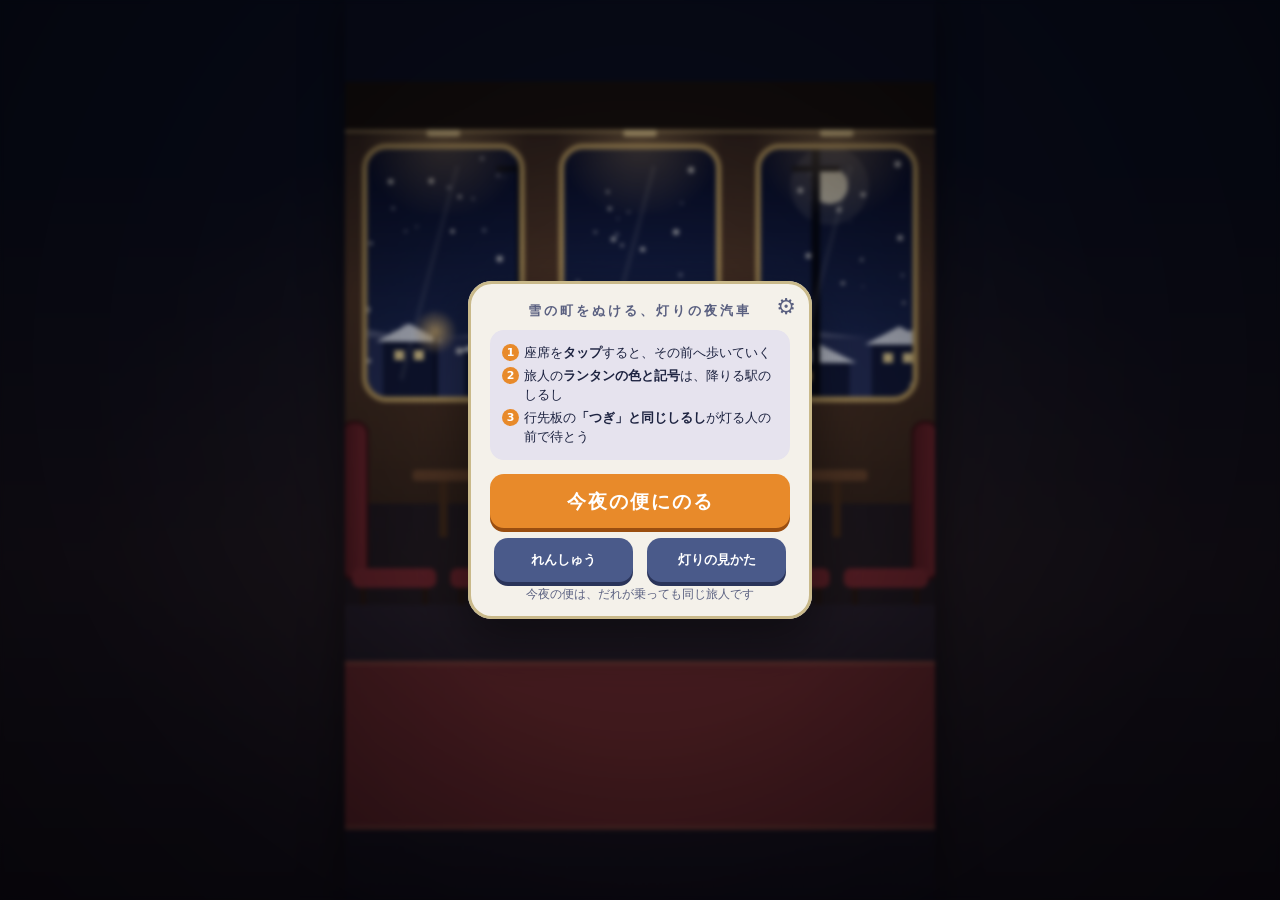
<file: shisaku4/index.html>
<!DOCTYPE html>
<html lang="ja">
<head>
<meta charset="utf-8">
<meta name="viewport" content="width=device-width,initial-scale=1,maximum-scale=1,user-scalable=no">
<title>試作4</title>
<style>
:root{--bg:#070b1c;--ink:#1d2340;--card:#f4f1ea;--rim:#c9b98a;--accent:#e88a2a;--accentDark:#9a4e10;--sub:#5a6080;--subbtn:#4a5a8a;--subbtnDark:#2a345a;--howbg:#e6e3ee;--logo1:#ffe6a0;--logo2:#ff9a3a;--logoShadow:#3a1a08}
html,body{margin:0;height:100%;background:var(--bg);font-family:"Hiragino Maru Gothic ProN","Rounded Mplus 1c","M PLUS Rounded 1c","Noto Sans CJK JP",system-ui,sans-serif;overflow:hidden;touch-action:none;user-select:none;-webkit-user-select:none;color:var(--ink)}
#wrap{display:flex;justify-content:center;align-items:center;height:100%}
canvas{display:block;height:min(100vh,calc(100vw*640/420));width:auto;aspect-ratio:420/640;touch-action:none;box-shadow:0 0 40px rgba(0,0,0,.45)}
.ov{position:fixed;inset:0;display:none;align-items:center;justify-content:center;background:radial-gradient(circle at 50% 40%,rgba(0,0,0,.25),rgba(0,0,0,.6));backdrop-filter:blur(2px)}
.card{position:relative;background:var(--card);border-radius:24px;padding:20px 22px 16px;text-align:center;width:300px;line-height:1.5;box-shadow:0 18px 50px rgba(0,0,0,.45),inset 0 0 0 3px var(--rim)}
.pop{animation:pop .45s cubic-bezier(.2,1.6,.4,1) both}
@keyframes pop{from{transform:scale(.6) translateY(30px);opacity:0}to{transform:none;opacity:1}}
.logo{font-size:46px;font-weight:900;letter-spacing:2px;line-height:1.05;margin:2px 0 4px;background:linear-gradient(180deg,var(--logo1),var(--logo2));-webkit-background-clip:text;background-clip:text;color:transparent;filter:drop-shadow(0 3px 0 var(--logoShadow)) drop-shadow(0 6px 10px rgba(0,0,0,.25));animation:float 3s ease-in-out infinite}
@keyframes float{50%{transform:translateY(-4px) rotate(-1deg)}}
.tag{font-size:13px;font-weight:bold;color:var(--sub);letter-spacing:3px;margin-bottom:10px}
.how{list-style:none;padding:10px 12px;margin:0 0 12px;background:var(--howbg);border-radius:14px;text-align:left;font-size:13px}
.how li{margin:3px 0;padding-left:22px;position:relative}
.how li:before{content:attr(data-i);position:absolute;left:0;top:1px;width:17px;height:17px;border-radius:50%;background:var(--accent);color:#fff;font-size:11px;text-align:center;line-height:17px;font-weight:bold}
button{font:inherit;font-weight:900;border:0;border-radius:14px;padding:10px 14px;margin:4px;background:var(--accent);color:#fff;cursor:pointer;box-shadow:0 4px 0 var(--accentDark);transition:transform .06s,box-shadow .06s}
button:active{transform:translateY(3px);box-shadow:0 1px 0 var(--accentDark)}
button.big{font-size:19px;padding:13px 10px;width:100%;margin:2px 0 6px;letter-spacing:2px}
button.sub{background:var(--subbtn);box-shadow:0 4px 0 var(--subbtnDark);font-size:13px}
.row{display:flex;gap:6px;justify-content:center}.row button{flex:1}
.small{font-size:11.5px;color:var(--sub);min-height:14px;white-space:pre-wrap;word-break:break-all}
.rank{font-size:30px;font-weight:900;color:var(--accent);text-shadow:0 3px 0 var(--accentDark);animation:stamp .5s .15s cubic-bezier(.2,1.8,.4,1) both}
@keyframes stamp{from{transform:scale(2.4) rotate(-12deg);opacity:0}to{transform:none;opacity:1}}
.score{font-size:15px;font-weight:bold;margin:2px 0}
.emoji{font-size:28px;letter-spacing:4px;margin:4px 0 8px}

/* スマホ対応（2026-10-25）：小ボタンを44px以上に、横持ちのスマホでは縦持ちの案内を出す */
button.sub,.row button{min-height:44px}
#rotate{position:fixed;inset:0;z-index:50;display:none;flex-direction:column;align-items:center;justify-content:center;gap:8px;background:rgba(10,12,26,.94);color:#fff;text-align:center;font-weight:900;font-size:18px;padding:20px}
#rotate .rs{font-size:13px;font-weight:bold;opacity:.8}
#rotate .ri{font-size:44px}
@media (orientation:landscape) and (max-height:500px) and (pointer:coarse){#rotate{display:flex}}
.tells{display:flex;gap:6px;justify-content:center;margin:6px 0 10px}
.tells div{flex:1;background:#1d2340;color:#e8e6f4;border-radius:12px;padding:4px 2px 6px;font-size:11px;line-height:1.35}
.tells canvas{width:100%;height:auto;display:block}
/* ことば切替（2026-10-26）：歯車は44px角。英語用の詰めは .lang-en の時だけ（日本語の見た目は変えない） */
.card{position:relative}
.gear{position:absolute;z-index:3;top:4px;right:4px;width:44px;height:44px;min-height:44px;padding:0;margin:0;background:transparent;box-shadow:none;color:var(--sub);font-size:22px;line-height:44px}
.gear:active{transform:none;background:rgba(0,0,0,.06)}
button[aria-pressed="true"]{outline:3px solid var(--accent);outline-offset:2px}
.lang-en .tag{letter-spacing:1px}
.lang-en .row button{font-size:13px}
.lang-en .small{word-break:normal;overflow-wrap:anywhere} /* 英語は単語の途中で折らない */
/* v3i（2026-10-26）：スマホの上下の余白を車内の色でつなぐ／結果に「じぶんの最高」と「つぎのコツ」（見た目だけ。判定・時間には触れない） */
html,body{background:linear-gradient(180deg,#0b0f22 0%,#0b0f22 18%,#1c1622 62%,#120e1a 100%)}
#wrap{background:radial-gradient(ellipse at 50% 58%,rgba(255,196,120,.08),rgba(0,0,0,0) 62%)}
.best{font-size:12px;font-weight:bold;color:var(--sub);margin:0 0 6px}
.best.new{color:var(--accent);animation:stamp .5s .5s cubic-bezier(.2,1.8,.4,1) both}
.tip{font-size:12px;line-height:1.55;color:#4a3a20;background:#f3e4c0;border-radius:12px;padding:7px 10px;margin:0 0 8px;text-align:left}
.tip:empty,.best:empty{display:none}
</style>
</head>
<body>
<div id="wrap"><canvas id="c"></canvas></div>
<div id="rotate" aria-live="polite"><div class="ri">📱</div><div id="rotateMsg" data-i18n="rotate_msg">スマホを縦にして遊んでね</div><div class="rs" id="rotateSub" data-i18n="rotate_sub">このゲームは縦長の画面用です</div></div>

<div id="start" class="ov"><div class="card pop">
  <button id="bGear" class="gear" aria-label="設定" data-i18n-aria="settings">⚙</button>
  <div class="tag" data-i18n="tag"></div>
  <ul class="how">
    <li data-i="1" data-i18n="how1"></li>
    <li data-i="2" data-i18n="how2"></li>
    <li data-i="3" data-i18n="how3"></li>
  </ul>
  <button id="bDaily" data-i18n="b_daily" class="big">今夜の便にのる</button>
  <div class="row"><button id="bPrac" data-i18n="b_prac" class="sub">れんしゅう</button><button id="bHow" data-i18n="b_how" class="sub">灯りの見かた</button></div>
  <div id="dailyInfo" class="small"></div>
</div></div>

<div id="howto" class="ov"><div class="card pop">
  <div class="tag" style="font-size:16px;font-weight:900" data-i18n="how_head"></div>
  <div class="tells">
    <div><canvas id="h1" width="120" height="130"></canvas><span data-i18n="tell1">その次で降りる<br>色がちらちら</span></div>
    <div><canvas id="h2" width="120" height="130"></canvas><span data-i18n="tell2">つぎで降りる<br>色が灯り、フード</span></div>
    <div><canvas id="h3" width="120" height="130"></canvas><span data-i18n="tell3">もうすぐ<br>灯りを高くかかげる</span></div>
  </div>
  <canvas id="legend" width="600" height="78" style="width:100%;height:auto;aspect-ratio:600/78;box-shadow:none;display:block;background:#1d2340;border-radius:12px;margin-bottom:8px"></canvas>
  <div class="small" style="text-align:left;line-height:1.6" data-i18n="how_note"></div>
  <button id="bHowBack" data-i18n="b_howback" class="big">わかった</button>
</div></div>

<div id="over" class="ov"><div class="card pop">
  <div id="rRank" class="rank"></div>
  <div id="rScore" class="score"></div>
  <div id="emoji" class="emoji"></div>
  <div id="rSub" class="small"></div>
  <div id="rBest" class="best"></div>
  <div id="rTip" class="tip"></div>
  <button id="bRetry" data-i18n="b_retry" class="big">もう一回（れんしゅう）</button>
  <div class="row"><button id="bCopy" data-i18n="b_copy" class="sub">結果をコピー</button><button id="bMenu" data-i18n="b_menu" class="sub">タイトルへ</button></div>
  <div id="msg" class="small"></div>
</div></div>

<div id="settings" class="ov"><div class="card pop">
  <div class="rank" data-i18n="settings_title">設定</div>
  <div class="small" data-i18n="lang_label">ことば / Language</div>
  <div class="row"><button class="sub" data-lang="ja" lang="ja">日本語</button><button class="sub" data-lang="en" lang="en">English</button></div>
  <button id="bSetClose" class="big" data-i18n="close">とじる</button>
</div></div>

<script>
// ===== 共通キット：音（WebAudio合成のみ）・演出（パーティクル/揺れ/ヒットストップ）・乱数 =====
const PARAMS=new URLSearchParams(location.search);
const AUTOTEST=!!PARAMS.get('autotest');
const FONT='"Hiragino Maru Gothic ProN","Rounded Mplus 1c","M PLUS Rounded 1c","Noto Sans CJK JP",system-ui,sans-serif';
function mulberry(a){return function(){a|=0;a=a+0x6D2B79F5|0;let t=Math.imul(a^a>>>15,1|a);t=t+Math.imul(t^t>>>7,61|t)^t;return((t^t>>>14)>>>0)/4294967296}}
function todaySeed(d=new Date()){return d.getFullYear()*10000+(d.getMonth()+1)*100+d.getDate();}
const easeOut=k=>1-Math.pow(1-Math.min(1,Math.max(0,k)),3);
const easeOutBack=k=>{k=Math.min(1,Math.max(0,k));const c=1.9;return 1+(c+1)*Math.pow(k-1,3)+c*Math.pow(k-1,2);};
const lerp=(a,b,k)=>a+(b-a)*k;
const NOTE=n=>440*Math.pow(2,(n-69)/12);
function rrect(ctx,x,y,w,h,r){ctx.beginPath();if(ctx.roundRect)ctx.roundRect(x,y,w,h,r);else ctx.rect(x,y,w,h);}
function starPath(ctx,x,y,r,rot){ctx.beginPath();for(let i=0;i<10;i++){const a=rot+i*Math.PI/5,q=i%2?r*0.45:r;ctx.lineTo(x+Math.cos(a)*q,y+Math.sin(a)*q);}ctx.closePath();}
function setupCanvas(cv,W,H){const dpr=AUTOTEST?1:Math.min(2,window.devicePixelRatio||1);cv.width=W*dpr;cv.height=H*dpr;return {ctx:cv.getContext('2d'),dpr};}

const SND=(()=>{
  let ac=null,master=null,wetBus=null,nbuf=null;
  function init(){
    if(AUTOTEST)return null;
    if(ac){if(ac.state==='suspended')ac.resume();return ac;}
    try{ac=new (window.AudioContext||window.webkitAudioContext)();}catch(e){return null;}
    const comp=ac.createDynamicsCompressor();comp.threshold.value=-16;comp.ratio.value=5;comp.attack.value=0.002;comp.release.value=0.25;
    master=ac.createGain();master.gain.value=0.85;master.connect(comp);comp.connect(ac.destination);
    const rev=ac.createConvolver();const r=ac.sampleRate,len=Math.floor(r*2.2),b=ac.createBuffer(2,len,r);
    for(let c=0;c<2;c++){const d=b.getChannelData(c);for(let i=0;i<len;i++)d[i]=(Math.random()*2-1)*Math.pow(1-i/len,3.2);}
    rev.buffer=b;wetBus=ac.createGain();wetBus.gain.value=0.32;wetBus.connect(rev);rev.connect(master);
    const nl=ac.sampleRate*2;nbuf=ac.createBuffer(1,nl,ac.sampleRate);const nd=nbuf.getChannelData(0);for(let i=0;i<nl;i++)nd[i]=Math.random()*2-1;
    return ac;
  }
  function route(node,wet,pan){let n=node;if(pan&&ac.createStereoPanner){const p=ac.createStereoPanner();p.pan.value=pan;node.connect(p);n=p;}n.connect(master);if(wet>0){const s=ac.createGain();s.gain.value=wet;n.connect(s);s.connect(wetBus);}}
  function tone({f=440,type='sine',dur=.2,vol=.2,at=0,att=.004,wet=.15,slide=0,detune=0,pan=0}){
    if(!init())return;const t=ac.currentTime+at,o=ac.createOscillator(),g=ac.createGain();
    o.type=type;o.frequency.setValueAtTime(f,t);if(slide)o.frequency.exponentialRampToValueAtTime(Math.max(20,f*slide),t+dur);o.detune.value=detune;
    g.gain.setValueAtTime(0.0001,t);g.gain.exponentialRampToValueAtTime(vol,t+att);g.gain.exponentialRampToValueAtTime(0.0001,t+dur);
    o.connect(g);route(g,wet,pan);o.start(t);o.stop(t+dur+0.05);}
  function noise({dur=.2,vol=.2,at=0,type='lowpass',freq=1200,q=0.7,wet=.1,sweep=0,att=0.002,pan=0}){
    if(!init())return;const t=ac.currentTime+at,s=ac.createBufferSource();s.buffer=nbuf;
    const fl=ac.createBiquadFilter();fl.type=type;fl.frequency.setValueAtTime(freq,t);if(sweep)fl.frequency.exponentialRampToValueAtTime(Math.max(30,freq*sweep),t+dur);fl.Q.value=q;
    const g=ac.createGain();g.gain.setValueAtTime(0.0001,t);g.gain.exponentialRampToValueAtTime(vol,t+att);g.gain.exponentialRampToValueAtTime(0.0001,t+dur);
    s.connect(fl);fl.connect(g);route(g,wet,pan);s.start(t,Math.random()*1.5);s.stop(t+dur+0.05);}
  function kick({f0=160,f1=42,dur=.45,vol=.9,at=0,wet=.08}){
    if(!init())return;const t=ac.currentTime+at,o=ac.createOscillator(),g=ac.createGain();
    o.frequency.setValueAtTime(f0,t);o.frequency.exponentialRampToValueAtTime(f1,t+0.11);
    g.gain.setValueAtTime(vol,t);g.gain.exponentialRampToValueAtTime(0.0001,t+dur);o.connect(g);route(g,wet);o.start(t);o.stop(t+dur+0.05);}
  function bell({f=880,vol=.14,at=0,dur=1.5,wet=.45,pan=0}){[1,2.76,5.40,8.93].forEach((m,i)=>tone({f:f*m,dur:dur/(1+i*0.8),vol:vol/(1+i*1.6),at,att:.002,wet,pan}));}
  function arp(notes,{step=.07,at=0,type='triangle',vol=.11,dur=.55,wet=.35}={}){notes.forEach((n,i)=>{const f=NOTE(n);tone({f,type,dur,vol,at:at+i*step,wet});tone({f:f*2,dur:dur*.6,vol:vol*.35,at:at+i*step,wet});});}
  function loop({freq=50,noiseFreq=260,vol=.04}){
    if(!init())return null;const s=ac.createBufferSource();s.buffer=nbuf;s.loop=true;const fl=ac.createBiquadFilter();fl.type='lowpass';fl.frequency.value=noiseFreq;
    const g=ac.createGain();g.gain.value=0;s.connect(fl);fl.connect(g);g.connect(master);s.start();
    const o=ac.createOscillator();o.type='triangle';o.frequency.value=freq;const og=ac.createGain();og.gain.value=0;o.connect(og);og.connect(master);o.start();
    const set=(v,f,nf)=>{const t=ac.currentTime;g.gain.setTargetAtTime(v,t,.25);og.gain.setTargetAtTime(v*.5,t,.25);if(f)o.frequency.setTargetAtTime(f,t,.4);if(nf)fl.frequency.setTargetAtTime(nf,t,.4);};
    set(vol);return {set,stop(){set(0);setTimeout(()=>{try{s.stop();o.stop();}catch(e){}},900);}};}
  return {init,tone,noise,kick,bell,arp,loop,get on(){return !!ac}};
})();

const FX={parts:[],texts:[],rings:[],shakeT:0,shakeA:0,flashA:0,flashCol:'#fff',stop:0,zoom:0,zx:210,zy:320,queue:[],
  reset(){this.parts=[];this.texts=[];this.rings=[];this.shakeT=0;this.flashA=0;this.stop=0;this.zoom=0;this.queue=[];},
  burst(x,y,n,o={}){if(AUTOTEST)return;for(let i=0;i<n;i++){const a=(o.dir??-Math.PI/2)+(Math.random()-.5)*(o.spread??Math.PI*2),sp=(o.speed??200)*(0.35+Math.random()*0.9);
    this.parts.push({x:x+(Math.random()-.5)*(o.w||0),y,vx:Math.cos(a)*sp,vy:Math.sin(a)*sp,life:(o.life??0.8)*(0.6+Math.random()*0.7),age:0,size:(o.size??4)*(0.6+Math.random()*0.8),
      col:Array.isArray(o.col)?o.col[Math.floor(Math.random()*o.col.length)]:(o.col??'#fff'),g:o.g??400,drag:o.drag??1.5,shape:o.shape??'circle',rot:Math.random()*6,vr:(Math.random()-.5)*12,glow:o.glow||0});}},
  ring(x,y,o={}){if(AUTOTEST)return;this.rings.push({x,y,age:0,life:o.life??.5,r0:o.r0??10,r1:o.r1??120,col:o.col??'#fff',w:o.w??6,sy:o.sy??1});},
  text(x,y,str,o={}){if(AUTOTEST)return;this.texts.push({x,y,str,age:0,life:o.life??1.1,size:o.size??30,col:o.col??'#fff',stroke:o.stroke??'#2a1a3a',rise:o.rise??36,pop:o.pop??2.0,rot:o.rot??0});},
  shake(a,t=.3){this.shakeA=Math.max(this.shakeA,a);this.shakeT=Math.max(this.shakeT,t);},
  flash(a=.6,col='#fff'){this.flashA=a;this.flashCol=col;},
  punch(z,x,y){this.zoom=Math.max(this.zoom,z);if(x!==undefined){this.zx=x;this.zy=y;}},
  hitstop(s,after){this.stop=Math.max(this.stop,s);if(after)this.queue.push(after);},
  update(dt){
    if(this.stop>0){this.stop-=dt;if(this.stop<=0){const q=this.queue;this.queue=[];q.forEach(f=>f());}return false;}
    for(const p of this.parts){p.age+=dt;const k=Math.exp(-p.drag*dt);p.vx*=k;p.vy=p.vy*k+p.g*dt;p.x+=p.vx*dt;p.y+=p.vy*dt;p.rot+=p.vr*dt;}
    this.parts=this.parts.filter(p=>p.age<p.life);for(const t of this.texts)t.age+=dt;this.texts=this.texts.filter(t=>t.age<t.life);
    for(const r of this.rings)r.age+=dt;this.rings=this.rings.filter(r=>r.age<r.life);
    this.shakeT=Math.max(0,this.shakeT-dt);this.flashA=Math.max(0,this.flashA-dt*2.2);this.zoom*=Math.exp(-dt*7);return true;},
  applyCam(ctx,W,H){const s=this.shakeT>0?this.shakeA*Math.min(1,this.shakeT*3.5):0;const z=1+this.zoom;
    ctx.translate(this.zx+(Math.random()-.5)*2*s,this.zy+(Math.random()-.5)*2*s);ctx.scale(z,z);ctx.translate(-this.zx,-this.zy);},
  draw(ctx){
    for(const r of this.rings){const k=r.age/r.life;ctx.globalAlpha=1-k;ctx.strokeStyle=r.col;ctx.lineWidth=r.w*(1-k)+0.5;ctx.beginPath();ctx.ellipse(r.x,r.y,lerp(r.r0,r.r1,easeOut(k)),lerp(r.r0,r.r1,easeOut(k))*r.sy,0,0,7);ctx.stroke();}
    for(const p of this.parts){const k=1-p.age/p.life;ctx.globalAlpha=Math.max(0,Math.min(1,k*1.5));ctx.fillStyle=p.col;
      if(p.glow){ctx.shadowColor=p.col;ctx.shadowBlur=p.glow;}
      if(p.shape==='rect'){ctx.save();ctx.translate(p.x,p.y);ctx.rotate(p.rot);ctx.fillRect(-p.size,-p.size*0.45,p.size*2,p.size*0.9);ctx.restore();}
      else if(p.shape==='star'){starPath(ctx,p.x,p.y,p.size*(0.5+0.5*k),p.rot);ctx.fill();}
      else if(p.shape==='leaf'){ctx.save();ctx.translate(p.x,p.y);ctx.rotate(p.rot);ctx.beginPath();ctx.ellipse(0,0,p.size*1.4,p.size*0.6,0,0,7);ctx.fill();ctx.restore();}
      else{ctx.beginPath();ctx.arc(p.x,p.y,p.size*(0.35+0.65*k),0,7);ctx.fill();}
      ctx.shadowBlur=0;}
    ctx.globalAlpha=1;
    for(const t of this.texts){const k=t.age/t.life;const sc=k<0.14?lerp(t.pop,1,easeOutBack(k/0.14)):1;ctx.save();ctx.translate(t.x,t.y-t.rise*easeOut(k));ctx.rotate(t.rot);ctx.scale(sc,sc);
      ctx.globalAlpha=k>0.75?(1-k)/0.25:1;ctx.font=`900 ${t.size}px ${FONT}`;ctx.textAlign='center';ctx.textBaseline='middle';ctx.lineJoin='round';
      ctx.lineWidth=t.size/4.5;ctx.strokeStyle=t.stroke;ctx.strokeText(t.str,0,0);ctx.fillStyle=t.col;ctx.fillText(t.str,0,0);ctx.restore();}
    ctx.globalAlpha=1;},
  drawFlash(ctx,W,H){if(this.flashA>0){ctx.globalAlpha=Math.min(1,this.flashA);ctx.fillStyle=this.flashCol;ctx.fillRect(0,0,W,H);ctx.globalAlpha=1;}}
};
function copyText(t,msgEl){(navigator.clipboard?navigator.clipboard.writeText(t):Promise.reject()).then(()=>msgEl.textContent='コピーしました（どこにも投稿していません）').catch(()=>msgEl.textContent=t);}

// ================= 設定 =================
const W=420,H=640;
const N=6;
const STOPS=['ネムリの辻','シモヨ町','ケムリ峠','サンゴ浜','ユキミ坂','ヒバチ台','ワタユキ原','トオアカリ'];   // 8つ目「トオアカリ」が終点
// 英語UIでは駅名をローマ字にする（訳さない）。ルール：ヘボン式・長音記号なし・カタカナ部分は1語・地名語（の・町・峠など）はハイフンで区切って小文字・連濁は日本語の読みどおり
// 読みは仮定：ネムリのつじ／シモヨまち／ケムリとうげ／サンゴはま／ユキミざか／ヒバチだい／ワタユキはら／トオアカリ（要確認）
const STOPS_ROMA=['Nemuri-no-tsuji','Shimoyo-machi','Kemuri-toge','Sango-hama','Yukimi-zaka','Hibachi-dai','Watayuki-hara','Tooakari'];
// ===== 共通：ことばの切り替え（日本語が既定。英語は設定の歯車から。?lang=en は確認用で保存しない） =====
// 使い方：I18NKIT.init('<ゲーム名>', {ja:{...}, en:{...}}) のあと tx('key',{n:1}) で文字列。HTML は data-i18n="key"（innerHTML）/ data-i18n-aria="key"
const I18NKIT={lang:'ja',dict:{ja:{}},key:'',onchange:null,
  init(key,dict){this.key=key;this.dict=dict;let saved=null;try{saved=localStorage.getItem(key+'_lang');}catch(e){}
    const q=PARAMS.get('lang');this.lang=(q&&dict[q])?q:(saved&&dict[saved])?saved:'ja';this.apply();},
  t(k,v){const d=this.dict[this.lang]||{};let s=(k in d)?d[k]:this.dict.ja[k];if(s===undefined)return k;
    if(typeof s==='function')return s(v||{});return v?s.replace(/\{(\w+)\}/g,(m,n)=>(v[n]!==undefined?v[n]:m)):s;},
  set(l){if(!this.dict[l])return;this.lang=l;try{localStorage.setItem(this.key+'_lang',l);}catch(e){}this.apply();if(this.onchange)this.onchange();},
  apply(){document.documentElement.lang=this.lang;document.body.classList.toggle('lang-en',this.lang==='en');
    document.querySelectorAll('[data-i18n]').forEach(e=>{const s=this.t(e.dataset.i18n);if(e.innerHTML!==s)e.innerHTML=s;});
    document.querySelectorAll('[data-i18n-aria]').forEach(e=>e.setAttribute('aria-label',this.t(e.dataset.i18nAria)));
    document.querySelectorAll('[data-lang]').forEach(b=>b.setAttribute('aria-pressed',b.dataset.lang===this.lang?'true':'false'));}};
const tx=(k,v)=>I18NKIT.t(k,v);
// kit.js の copyText と同じ動き。メッセージだけ今のことばで出す
function copyTextI18n(t,msgEl){(navigator.clipboard?navigator.clipboard.writeText(t):Promise.reject()).then(()=>msgEl.textContent=tx('copied')).catch(()=>msgEl.textContent=t);}

// ================= ことば（日本語が既定。ja は元の文言そのまま／en は仮訳。駅名はローマ字） =================
const I18N={ja:{rotate_msg:"スマホを縦にして遊んでね",rotate_sub:"このゲームは縦長の画面用です",settings:"設定",settings_title:"設定",lang_label:"ことば / Language",close:"とじる",copied:"コピーしました（どこにも投稿していません）",tag:"雪の町をぬける、灯りの夜汽車",how1:"座席を<b>タップ</b>すると、その前へ歩いていく",how2:"旅人の<b>ランタンの色と記号</b>は、降りる駅のしるし",how3:"行先板の<b>「つぎ」と同じしるし</b>が灯る人の前で待とう",b_daily:"今夜の便にのる",b_prac:"れんしゅう",b_how:"灯りの見かた",b_howback:"わかった",b_retry:"もう一回（れんしゅう）",b_copy:"結果をコピー",b_menu:"タイトルへ",how_head:"降りる旅人は、灯りで支度する",tell1:"その次で降りる<br>色がちらちら",tell2:"つぎで降りる<br>色が灯り、フード",tell3:"もうすぐ<br>灯りを高くかかげる",how_note:"・灯りには<b>駅の記号</b>も浮かぶ。色が見分けにくいときは記号で読める。<br>・<b>寒がりさん</b>はいつもフード。<b>灯りずき</b>はずっと何かの色を灯している（フードはなし）。<br>・<b>窓ながめ</b>の旅人は支度がおそい。<br>・ほかの立ち客はフードしか見ていない。",you:"きみ",seated_fx:"すわれた！",taken_fx:"とられた…",board_ok:"すわれた！ {st}で着席",board_end:"終点「{st}」…立ちっぱなし",board_door:"{st}　とうちゃく",chip_next:"つぎ",chip_after:"その次",rank_x:"{st}まで立ち旅",rank_1:"灯り読みの名人",rank_2:"灯りの目利き",rank_4:"ぬくぬく旅人",rank_5:"ねばりの夜行",share_daily:"{d}の夜",share_prac:"れんしゅう",seated_n:"{n}駅目で着席 ",no_seat:"座れず ",daily_done:"今夜の記録 {text}（記録は1日1回目のみ）",daily_none:"今夜の便は、だれが乗っても同じ旅人です",r_ok:"{n}駅目「{st}」で着席",r_end:"終点「{st}」まで座れず",suffix:"（試作）",coach:"「つぎ」と同じしるしが灯った人の前を、タップ",best_seat:"じぶんの最高：{n}駅目で着席",best_none:"じぶんの最高：まだ座れていない",best_new:"★ じぶんの最高を更新！ {n}駅目で着席",tip_end:"コツ：「つぎ」と同じしるしが灯って、フードをかぶった人が、つぎの駅で降りる人。",tip_hood:"コツ：フードだけの人は「寒がりさん」かも。しるしの灯りもいっしょに見よう。",tip_flick:"コツ：しるしがちらちらする人は「その次」で降りる。先に前で待っておくと早く座れる。",tip_mado:"コツ：窓をながめている人は、支度がおそいだけ。最後にしるしを高くかかげる。"},
 en:{rotate_msg:"Please turn your phone upright",rotate_sub:"This game is made for a tall screen",settings:"Settings",settings_title:"Settings",lang_label:"ことば / Language",close:"Close",copied:"Copied (nothing was posted anywhere)",tag:"A night train of lanterns through snowy towns",how1:"<b>Tap</b> a seat to walk over and stand by it",how2:"A traveler's <b>lantern color and symbol</b> show their stop",how3:"Wait by someone whose lantern matches <b>“Next”</b> on the board",b_daily:"Board tonight's train",b_prac:"Practice",b_how:"Reading lanterns",b_howback:"Got it",b_retry:"Again (practice)",b_copy:"Copy result",b_menu:"Title",how_head:"Travelers about to get off get ready with their lanterns",tell1:"Off at the stop after next<br>color flickers",tell2:"Off at the next stop<br>color glows, hood up",tell3:"Very soon<br>lantern held high",how_note:"・Each lantern also shows the <b>station symbol</b>, so you can read it even when colors are hard to tell apart.<br>・<b>Chilly folks</b> always wear a hood. <b>Lantern lovers</b> keep some color lit all the time (no hood).<br>・<b>Window gazers</b> are slow to get ready.<br>・Other standing passengers only watch for hoods.",you:"You",seated_fx:"Seated!",taken_fx:"Taken…",board_ok:"Seated! At {st}",board_end:"Last stop “{st}”… stood all the way",board_door:"Arriving: {st}",chip_next:"Next",chip_after:"After",rank_x:"Standing all the way to {st}",rank_1:"Master Lantern Reader",rank_2:"Sharp Lantern Eye",rank_4:"Cozy Traveler",rank_5:"Patient Night Rider",share_daily:"{d} night",share_prac:"practice",seated_n:"Seated at stop {n} ",no_seat:"No seat ",daily_done:"Tonight's record {text} (first ride of the day only)",daily_none:"Tonight's train has the same travelers for everyone",r_ok:"Seated at stop {n}, “{st}”",r_end:"No seat all the way to the last stop, “{st}”",suffix:" (prototype)",coach:"Tap the seat of someone whose lantern shows the “Next” symbol",best_seat:"Your best: seated at stop {n}",best_none:"Your best: no seat yet",best_new:"★ New personal best! Seated at stop {n}",tip_end:"Tip: someone with a hood up and a lantern showing the “Next” symbol gets off at the next stop.",tip_hood:"Tip: a hood alone may just mean a chilly traveler. Check the lantern symbol too.",tip_flick:"Tip: a flickering symbol means “the stop after next.” Wait there early to sit sooner.",tip_mado:"Tip: window gazers are just slow to get ready. They raise their lantern at the very end."}};
const EN=()=>I18NKIT.lang==='en';
const stopName=k=>EN()?STOPS_ROMA[k]:STOPS[k];
// 狭い所（路線図・凡例）では英語の駅名を最初のハイフンで2行に分ける。日本語は1行のまま
const stopLines=k=>{if(!EN())return [STOPS[k]];const s=STOPS_ROMA[k],i=s.indexOf('-');return i<0?[s]:[s.slice(0,i),s.slice(i+1)];};
const SCOL=['#4f8cff','#ffb02e','#36d39a','#ff7aa8','#a77bff','#ff4b3e','#e8f0ff','#ffe0a0'];
// 色だけに頼らないよう、駅ごとに形の違う記号を付ける（色覚の個人差対策）
const SYM=['diamond','circle','triangle','heart','star','square','cross','sun'];
const SYMNAME=['ひし形','まる','さんかく','ハート','ほし','しかく','じゅうじ','たいよう'];
function symPath(c,k,x,y,r){c.beginPath();const t=SYM[k];
  if(t==='diamond'){c.moveTo(x,y-r*1.15);c.lineTo(x+r*.85,y);c.lineTo(x,y+r*1.15);c.lineTo(x-r*.85,y);c.closePath();}
  else if(t==='circle'){c.arc(x,y,r*.9,0,7);}
  else if(t==='triangle'){c.moveTo(x,y-r*1.05);c.lineTo(x+r*1.05,y+r*.8);c.lineTo(x-r*1.05,y+r*.8);c.closePath();}
  else if(t==='heart'){c.moveTo(x,y+r*.95);c.bezierCurveTo(x-r*1.5,y-r*.1,x-r*.75,y-r*1.25,x,y-r*.45);c.bezierCurveTo(x+r*.75,y-r*1.25,x+r*1.5,y-r*.1,x,y+r*.95);c.closePath();}
  else if(t==='star'){for(let i=0;i<10;i++){const a=-Math.PI/2+i*Math.PI/5,q=i%2?r*.45:r*1.1;c.lineTo(x+Math.cos(a)*q,y+Math.sin(a)*q);}c.closePath();}
  else if(t==='square'){c.rect(x-r*.8,y-r*.8,r*1.6,r*1.6);}
  else if(t==='cross'){const a=r*.36,b=r*1.0;c.moveTo(x-a,y-b);c.lineTo(x+a,y-b);c.lineTo(x+a,y-a);c.lineTo(x+b,y-a);c.lineTo(x+b,y+a);c.lineTo(x+a,y+a);c.lineTo(x+a,y+b);c.lineTo(x-a,y+b);c.lineTo(x-a,y+a);c.lineTo(x-b,y+a);c.lineTo(x-b,y-a);c.lineTo(x-a,y-a);c.closePath();}
  else {c.arc(x,y,r*.55,0,7);for(let i=0;i<8;i++){const a=i*Math.PI/4;c.moveTo(x+Math.cos(a)*r*.75,y+Math.sin(a)*r*.75);c.lineTo(x+Math.cos(a+.2)*r*1.15,y+Math.sin(a+.2)*r*1.15);c.lineTo(x+Math.cos(a-.2)*r*1.15,y+Math.sin(a-.2)*r*1.15);c.closePath();}}
}
// 記号バッジ：駅の色で塗り、濃い縁どり（色が見分けにくくても形で読める）
function drawSym(c,k,x,y,r,o={}){if(k<0||k>=SYM.length)return;c.save();if(o.alpha!==undefined)c.globalAlpha*=o.alpha;
  symPath(c,k,x,y,r);c.lineJoin='round';c.lineWidth=o.lw??Math.max(1.6,r*.38);c.strokeStyle=o.stroke??'#0b0f22';c.stroke();c.fillStyle=o.fill??SCOL[k];c.fill();c.restore();}
const START_X=2;
const seatX=i=>35+i*70;
const SEAT_Y=404, FLOOR_Y=604;
const WIN_EM='🪑', MISS_EM='❄️';
const CLOAKS=['#7a3a3a','#2f5a7a','#5a4a7a','#3f6a4a','#7a5a2a','#4a4a5a'];
const HAIR=['#2a1a10','#5a3a1a','#1a1a2a','#8a5a2a','#d8d0c0'];

// ============ 旅人 ============
function makePassenger(gen){
  const r=gen(),f=gen();
  return {kind:r<0.72?'normal':'mado',fake:f<0.12?'samugari':f<0.24?'tomoshi':null,tst:Math.floor(gen()*7),
    cloak:CLOAKS[Math.floor(gen()*CLOAKS.length)],hair:HAIR[Math.floor(gen()*HAIR.length)],ph:gen()*6.28};
}
function newRival(x,ai){return {x,target:x,arr:-1,decided:false,coat:ai()<0.5?'#3a4058':'#4a3a40',walk:0};}
// 合図：降りる駅までの残り r で決まる。色＝降りる駅の色
function tells(p){
  const r=p.off-g.s,t=g.t,ds=p.off-1,dc=SCOL[ds]||'#ffcf80';
  const o={hood:p.fake==='samugari',glow:0,col:'#ffcf80',st:-1,raise:0,flick:false,gaze:p.kind==='mado'};
  if(p.fake==='tomoshi'){o.glow=.62;o.st=p.tst;o.col=SCOL[p.tst];}
  if(g.phase!=='run')return o;
  if(p.kind==='normal'){
    if(r===2&&t>RUN*0.35){o.glow=.45;o.col=dc;o.st=ds;o.flick=true;}
    if(r===1){o.glow=.7;o.col=dc;o.st=ds;if(t>RUN*0.2)o.hood=true;if(t>RUN-1.6){o.raise=Math.min(1,(t-(RUN-1.6))/0.4);o.glow=1;}}
  }else{ // 窓ながめ：つぎで降りるのに支度がおそい
    if(r===1){if(t>RUN*0.5){o.glow=.7;o.col=dc;o.st=ds;o.gaze=false;}if(t>RUN-2.2)o.hood=true;if(t>RUN-1.2){o.raise=Math.min(1,(t-(RUN-1.2))/0.3);o.glow=1;}}
  }
  return o;
}
const rivalSees=p=>tells(p).hood;     // ほかの立ち客はフードしか見ない
const nextCol=()=>SCOL[g.s], afterCol=()=>SCOL[g.s+1];
// ===== 席取りの共通エンジン =====
// ゲーム側で定義するもの: N, STOPS, START_X, makePassenger(gen), tells(p), rivalSees(p), newRival(x,ai),
//   onRunTick(), onArrive(), onWin(i), onSteal(i,mine), onFinish(ok), WIN_EM, MISS_EM
const RUN=6.0, DOOR=1.8, CLAIM_T=0.35, LAST=STOPS.length;
let g=null;
function newGame(seed,mode){
  const gen=mulberry(seed), ai=mulberry(seed*31+7);
  // 席ごとに「次に座る人」の列を前もって作る（プレイヤーの動きで日替わりの中身が変わらない）
  const q=[];
  for(let i=0;i<N;i++){q.push([]);for(let k=0;k<16;k++){const p=makePassenger(gen);p.gap=1+Math.floor(gen()*8);q[i].push(p);}}
  g={seed,mode,gen,ai,q,qi:new Array(N).fill(0),s:0,phase:'run',t:0,T:0,seats:[],rivals:[],
     player:{x:START_X,target:START_X,arr:0,sat:false,walk:0},history:[],result:null,leavers:[],claimed:false,vacated:[],steals:[]};
  for(let i=0;i<N;i++)g.seats[i]=board(i,0);
  g.rivals.push(newRival(0,ai));g.rivals.push(newRival(N-1,ai));
  if(!AUTOTEST)FX.reset();
}
function board(i,stop){const p=Object.assign({},g.q[i][g.qi[i]++%16]);p.off=stop+p.gap;p.born=g.T;return p;}
function step(dt){
  if(!g||g.result)return;
  g.t+=dt;g.T+=dt;
  const pl=g.player;
  if(!pl.sat){const d=pl.target-pl.x;if(Math.abs(d)>0.001){pl.x+=Math.sign(d)*Math.min(Math.abs(d),4*dt);pl.walk+=dt;if(Math.abs(pl.target-pl.x)<0.001){pl.x=pl.target;pl.arr=g.T;}}}
  for(const rv of g.rivals){const d=rv.target-rv.x;if(Math.abs(d)>0.001){rv.x+=Math.sign(d)*Math.min(Math.abs(d),2*dt);rv.walk=(rv.walk||0)+dt;if(Math.abs(rv.target-rv.x)<0.001){rv.x=rv.target;rv.arr=g.T;}}}
  if(g.phase==='run'){
    onRunTick();
    // ライバルは走行の後半、自分の読み方(rivalSees)で見つけた席へ寄る（3席以内、65%）
    if(g.t>RUN-2.6){for(const rv of g.rivals){if(rv.decided)continue;rv.decided=true;
      let best=-1,bd=9;for(let i=0;i<N;i++){const p=g.seats[i];if(!p||p.sitPlayer)continue;if(!rivalSees(p))continue;const dd=Math.abs(i-rv.x);if(dd<=3&&dd<bd){bd=dd;best=i;}}
      if(best>=0&&g.ai()<0.65){rv.target=best;rv.arr=Infinity;}}}
    if(g.t>=RUN){g.s++;g.phase='door';g.t=0;arrive();}
  }else if(g.phase==='door'){
    if(!g.claimed&&g.t>=CLAIM_T){g.claimed=true;claim();}
    if(g.t>=DOOR&&!g.result){
      for(let i=0;i<N;i++)if(!g.seats[i])g.seats[i]=board(i,g.s);
      g.leavers=[];g.phase='run';g.t=0;g.claimed=false;g.rang=false;for(const rv of g.rivals)rv.decided=false;
      while(g.rivals.length<2){const x=g.ai()<0.5?0:N-1;g.rivals.push(newRival(x,g.ai));}
    }
  }
}
function arrive(){
  if(g.s>=LAST){finish(false);return;}
  g.vacated=[];
  for(let i=0;i<N;i++){const p=g.seats[i];if(p&&!p.sitPlayer&&p.off===g.s){g.leavers.push({x:i,p});g.seats[i]=null;g.vacated.push(i);}}
  onArrive();
}
function claim(){
  const pl=g.player;
  for(const i of g.vacated){
    const cands=[];
    if(!pl.sat&&Math.abs(pl.x-i)<0.2&&pl.target===i)cands.push({who:'p',arr:pl.arr});
    g.rivals.forEach((rv,k)=>{if(Math.abs(rv.x-i)<0.2)cands.push({who:k,arr:rv.arr===Infinity?g.T:rv.arr});});
    if(!cands.length)g.rivals.forEach((rv,k)=>{if(Math.abs(rv.x-i)<=1.05&&!cands.length)cands.push({who:k,arr:0});});
    if(!cands.length)continue;
    cands.sort((a,b)=>a.arr-b.arr);const w=cands[0].who;
    if(w==='p'){pl.sat=true;g.seats[i]={sitPlayer:true,at:g.T};onWin(i);finish(true);return;}
    const rv=g.rivals.splice(w,1)[0];g.seats[i]=board(i,g.s);g.seats[i].fromRival=rv;g.seats[i].sitAt=g.T;
    onSteal(i,pl.target===i&&Math.abs(pl.x-i)<1.2);
  }
  g.history.push(MISS_EM);
}
function finish(ok){
  if(ok)g.history.push(WIN_EM);
  g.result={ok,stop:g.s};
  onFinish(ok);
}
function setTarget(i){if(g.player.target!==i){g.player.target=i;g.player.arr=Infinity;if(typeof onMove==="function")onMove(i);}}
// 自動テスト用：戦略関数 choose(g) が毎フレーム「狙う席」を返す
function simulateSeat(seed,choose){
  newGame(seed,'practice');let guard=0;
  while(!g.result&&guard++<20000){if(g.phase==='run'){const b=choose();if(b>=0&&b!==g.player.target)setTarget(b);}step(1/30);}
  return g.result;
}
function runAutotest(strategies){
  const out={};
  for(const [name,mk] of Object.entries(strategies)){let sat=0,sum=0;const dist={};
    for(let s=1;s<=300;s++){const choose=mk(mulberry(s*7919+99));const r=simulateSeat(s*7919,choose);const k=r.ok?r.stop:'x';dist[k]=(dist[k]||0)+1;if(r.ok){sat++;sum+=r.stop;}}
    out[name]={runs:300,satRate:+(sat/300).toFixed(2),avgStop:+(sum/Math.max(1,sat)).toFixed(2),dist};}
  return out;
}


// ================= 演出フック =================
let hum=null,clackNext=0;
function onRunTick(){
  if(AUTOTEST)return;
  for(let i=0;i<N;i++){const p=g.seats[i];if(!p||p.sitPlayer)continue;const o=tells(p);const lit=o.glow>=.7&&!p.fake;
    if(lit&&!p._lit){p.litAt=performance.now()/1000;SND.tone({f:NOTE(79+((p.off*3)%7)),dur:.5,vol:.1,type:'sine',wet:.5,pan:(i-2.5)/4});SND.noise({dur:.15,vol:.08,type:'bandpass',freq:900,q:1,pan:(i-2.5)/4});
      FX.burst(seatX(i)+(i%2?-16:16),SEAT_Y-40,10,{col:[o.col,'#fff'],speed:70,g:-30,life:.7,size:2.5,glow:10});}
    if(o.hood&&!p._hood&&!p.fake){p.hoodAt=performance.now()/1000;SND.noise({dur:.14,vol:.08,type:'bandpass',freq:1400,q:1.5,pan:(i-2.5)/4});}
    if(o.raise>0&&!p._raise){SND.bell({f:NOTE(91),vol:.035,dur:.8,pan:(i-2.5)/4});}
    p._lit=lit;p._hood=o.hood;p._raise=o.raise>0;}
}
function onArrive(){
  g.arriveAt=g.T;
  if(AUTOTEST)return;
  SND.tone({f:2400,slide:.7,dur:.7,vol:.025,type:'sine',wet:.2});
  SND.noise({dur:.8,vol:.08,type:'highpass',freq:3000,at:.5,wet:.2});
  SND.bell({f:NOTE(84),vol:.06,at:.7,dur:1.4});SND.bell({f:NOTE(79),vol:.06,at:.95,dur:1.6});
  FX.shake(3,.3);hum&&hum.set(.012,34,140);
  for(const L of g.leavers)FX.burst(seatX(L.x),SEAT_Y-40,10,{col:[SCOL[g.s-1],'#fff'],speed:90,g:-20,life:1,size:3,glow:10});
}
function onMove(i){if(!AUTOTEST)SND.tone({f:620,dur:.05,vol:.06,type:'triangle'});}
// v3i：短い振動（対応する端末だけ。iPhoneのSafariは振動しない）
function buzz(p){try{if(navigator.vibrate)navigator.vibrate(p);}catch(e){}}
// 座れた／逃したの余韻（2026-10-26 polish3・見た目と音だけ。判定・時間には触れない）
let fxW=null,fxM=null;
const nowS=()=>performance.now()/1000;
function winK(){if(!fxW)return 0;const e=nowS()-fxW.t-.14;return e<0?0:Math.min(1,e/.15)*Math.exp(-e/1.6);}
function missK(){if(!fxM)return 0;const e=nowS()-fxM.t;return Math.min(1,e/.1)*Math.exp(-e/(fxM.end?1.5:.9));}
function onWin(i){
  if(AUTOTEST)return;
  buzz([25,40,70]);coachOff=true;
  fxW={i,t:nowS()};fxM=null;
  SND.noise({dur:.16,vol:.1,type:'lowpass',freq:420,at:.3});SND.bell({f:NOTE(84),vol:.035,at:1.1});SND.bell({f:NOTE(91),vol:.025,at:1.35});
  const x=seatX(i);g.seats[i].atR=performance.now()/1000;const col=SCOL[g.s-1];
  SND.kick({f0:160,f1:45,dur:.4,vol:.45});
  FX.hitstop(.14,()=>{
    FX.flash(.4,'#fff1d0');FX.shake(6,.3);FX.punch(.12,x,SEAT_Y-40);
    FX.burst(x,SEAT_Y-40,44,{col:['#ffe6a0','#ffb050','#fff',col],shape:'star',speed:320,g:220,life:1.3,size:6,glow:10});
    FX.burst(x,SEAT_Y-60,30,{col:['#ffffff','#dfe8ff'],speed:200,g:60,life:1.8,size:3,drag:2});
    FX.ring(x,SEAT_Y-40,{r0:10,r1:150,col:'#ffd890',w:8,life:.65});FX.ring(x,SEAT_Y-40,{r0:4,r1:90,col:'#fff',w:4,life:.45});
    FX.text(x<120?120:x>300?300:x,SEAT_Y-170,tx('seated_fx'),{size:46,col:'#ffe6a0',stroke:'#3a1a08',life:1.6,rise:30});
    SND.arp([69,72,76,81,84],{step:.08,vol:.1});SND.bell({f:NOTE(96),vol:.07,at:.35});SND.noise({dur:.7,vol:.04,type:'highpass',freq:6500,at:.05,wet:.6});
  });
}
function onSteal(i,mine){
  if(AUTOTEST)return;
  const x=seatX(i);
  FX.burst(x,SEAT_Y-10,20,{col:['#ffffff','#cfd8f0'],speed:140,g:-30,life:.7,size:5});
  SND.noise({dur:.2,vol:.2,type:'lowpass',freq:800,wet:.15});
  if(mine){buzz(90);fxM={i,t:nowS()};SND.noise({dur:.5,vol:.05,type:'bandpass',freq:700,q:.8,at:.3,wet:.3});
    FX.ring(x,SEAT_Y+10,{r0:8,r1:46,col:'#cfe0ff',w:3,life:.45,sy:.3});FX.burst(24,FLOOR_Y-90,12,{col:['#eef4ff','#cfe0ff'],speed:110,g:25,life:1.3,size:2.5,drag:1});
    SND.tone({f:300,slide:.45,dur:.45,vol:.06,type:'square',wet:.15});FX.text(x<90?90:x>330?330:x,SEAT_Y-130,tx('taken_fx'),{size:30,col:'#cfe0ff',stroke:'#10142a'});FX.shake(4,.2);}
}
function onFinish(ok){
  hum&&hum.stop();hum=null;
  if(AUTOTEST)return;
  setTimeout(showResult,ok?1700:900);
  if(!ok){fxM={i:-1,t:nowS(),end:true};SND.tone({f:196,slide:.6,dur:.9,vol:.07,type:'sawtooth',wet:.4});SND.noise({dur:.6,vol:.045,type:'bandpass',freq:650,q:.8,at:.45,wet:.3});}
}

// ================= 描画 =================
const cv=document.getElementById('c');let {ctx,dpr}=setupCanvas(cv,W,H);
function speedNow(){if(!g)return .5;if(g.result||g.phase==='door')return 0;const t=g.t;return Math.min(1,t/0.9)*Math.min(1,(RUN-t)/1.0+0.12);}
let scroll=0;const snow=[];for(let k=0;k<70;k++)snow.push({x:Math.random()*W,y:90+Math.random()*200,r:0.8+Math.random()*1.8,v:20+Math.random()*30,ph:Math.random()*6});
const WINS=[70,210,350];
function winPath(cx){const x=cx-56,y=104,w=112,h=180,r=16;ctx.moveTo(x+r,y);ctx.arcTo(x+w,y,x+w,y+h,r);ctx.arcTo(x+w,y+h,x,y+h,r);ctx.arcTo(x,y+h,x,y,r);ctx.arcTo(x,y,x+w,y,r);ctx.closePath();}
// ===== 窓の外：駅ごとの景色と夜の進み（2026-10-26 追加・見た目だけ。駅名板と記号より奥に描く）=====
// 景色の並び（STOPS と同じ順）：辻・町・峠・浜・坂・台・原・遠あかり。走行の後半に、つぎの駅の景色へゆっくり移る
const SNOWAMT=[.45,.55,.8,.35,.7,.55,1,.45];
const snowB=[];for(let k=0;k<90;k++)snowB.push({x:Math.random()*W,y:96+Math.random()*200,r:.5+Math.random()*1.1,v:10+Math.random()*14,ph:Math.random()*6});
function scenePos(){if(!g)return 0;if(g.result)return Math.max(0,Math.min(7,g.result.stop-1));if(g.phase==='door')return Math.max(0,g.s-1);
  const from=Math.max(0,g.s-1),to=Math.min(7,g.s),k=Math.min(1,Math.max(0,(g.t/RUN-.3)/.55));return from+(to-from)*k*k*(3-2*k);}
function nightPos(){if(!g)return 0;return Math.min(1,(g.s+(g.phase==='run'&&!g.result?g.t/RUN:0))/8);}
const wrapX=(x,L)=>((x%L)+L)%L;
function drawHouses(n,sp,par,yb,hMin,col,roof,lit){for(let k=0;k<n;k++){const x=wrapX(k*sp-scroll*par,n*sp)-80;const h=hMin+(k*13)%20,w=36+(k*7)%10;
  ctx.fillStyle=col;ctx.fillRect(x,yb-h,w,h);ctx.fillStyle=roof;ctx.beginPath();ctx.moveTo(x-5,yb-h);ctx.lineTo(x+w/2,yb-h-13);ctx.lineTo(x+w+5,yb-h);ctx.closePath();ctx.fill();
  if(lit){ctx.fillStyle=k%3?'#ffcf70':'#ffe8a8';ctx.fillRect(x+8,yb+6-h,7,7);if(k%2)ctx.fillRect(x+22,yb+6-h,7,7);}}}
function drawLand(k,T){
  if(k===0){drawHouses(10,58,.45,286,24,'#141c40','#e8eeff',true);
    for(let j=0;j<3;j++){const x=wrapX(j*190-scroll*.45,570)-60;ctx.fillStyle='#0d1330';ctx.fillRect(x,236,3,50);const lg=ctx.createRadialGradient(x+1,236,1,x+1,236,16);lg.addColorStop(0,'rgba(255,214,140,.8)');lg.addColorStop(1,'rgba(255,214,140,0)');ctx.fillStyle=lg;ctx.fillRect(x-16,220,34,32);}}
  else if(k===1){drawHouses(12,44,.3,272,16,'#1a2350','#c8d2f4',true);drawHouses(10,58,.5,288,26,'#121a3c','#eef2ff',true);}
  else if(k===2){ctx.fillStyle='#18204a';ctx.beginPath();ctx.moveTo(0,290);for(let x=0;x<=W;x+=10)ctx.lineTo(x,212+Math.sin((x+scroll*.25)*.013)*26+Math.sin((x+scroll*.25)*.05)*6);ctx.lineTo(W,290);ctx.fill();
    for(let j=0;j<14;j++){const x=wrapX(j*36-scroll*.6,504)-40,y=288-(j*11)%14;ctx.fillStyle='#0b1130';ctx.beginPath();ctx.moveTo(x-9,y);ctx.lineTo(x,y-34-(j%3)*6);ctx.lineTo(x+9,y);ctx.fill();ctx.fillStyle='rgba(232,238,255,.7)';ctx.beginPath();ctx.moveTo(x-4,y-20);ctx.lineTo(x,y-34-(j%3)*6);ctx.lineTo(x+4,y-20);ctx.fill();}
    const hx=wrapX(120-scroll*.25,560)-40;ctx.fillStyle='#10163a';ctx.fillRect(hx,248,26,16);ctx.fillStyle='#ffcf70';ctx.fillRect(hx+9,252,6,6);
    for(let q=0;q<6;q++){const a=((T*.25+q/6)%1);ctx.globalAlpha*=1;ctx.fillStyle=`rgba(210,214,236,${.28*(1-a)})`;ctx.beginPath();ctx.arc(hx+18+a*18+Math.sin(T+q)*3,244-a*60,3+a*9,0,7);ctx.fill();}}
  else if(k===3){const sea=ctx.createLinearGradient(0,248,0,290);sea.addColorStop(0,'#1a2a5c');sea.addColorStop(1,'#0c1434');ctx.fillStyle=sea;ctx.fillRect(0,248,W,42);
    const mx=345-nightPos()*60;for(let r=0;r<7;r++){const y=252+r*5,w=10+r*5+Math.sin(T*2+r)*4;ctx.fillStyle=`rgba(240,236,220,${.38-r*.04})`;ctx.fillRect(mx-w/2+Math.sin(T*1.3+r*2)*3,y,w,1.6);}
    for(let j=0;j<5;j++){const x=wrapX(j*120-scroll*.7,600)-60;ctx.fillStyle='#0a0f28';ctx.beginPath();ctx.ellipse(x,290,22,9,0,Math.PI,0);ctx.fill();ctx.fillStyle='rgba(232,238,255,.8)';ctx.beginPath();ctx.ellipse(x,284,13,3.5,0,Math.PI,0);ctx.fill();}}
  else if(k===4){ctx.fillStyle='#16204a';ctx.beginPath();ctx.moveTo(0,290);ctx.lineTo(0,276);ctx.lineTo(W,226);ctx.lineTo(W,290);ctx.fill();ctx.fillStyle='rgba(232,238,255,.35)';ctx.beginPath();ctx.moveTo(0,276);ctx.lineTo(W,226);ctx.lineTo(W,232);ctx.lineTo(0,282);ctx.fill();
    for(let j=0;j<8;j++){const x=wrapX(j*64-scroll*.4,512)-50,yb=276-(x/W)*50+8;ctx.fillStyle='#121a3c';ctx.fillRect(x,yb-18,28,18);ctx.fillStyle='#e8eeff';ctx.beginPath();ctx.moveTo(x-4,yb-18);ctx.lineTo(x+14,yb-29);ctx.lineTo(x+32,yb-18);ctx.fill();ctx.fillStyle='#ffd88a';ctx.fillRect(x+10,yb-13,6,6);}}
  else if(k===5){ctx.fillStyle='#141c44';ctx.fillRect(0,258,W,32);ctx.fillStyle='rgba(232,238,255,.3)';ctx.fillRect(0,256,W,4);
    for(let j=0;j<6;j++){const x=wrapX(j*96-scroll*.45,576)-60;ctx.fillStyle='#0f1636';ctx.fillRect(x,238,34,20);ctx.fillStyle='#e8eeff';ctx.beginPath();ctx.moveTo(x-4,238);ctx.lineTo(x+17,226);ctx.lineTo(x+38,238);ctx.fill();
      const fl=.7+.3*Math.sin(T*7+j*2)*Math.sin(T*3.1+j);const fg=ctx.createRadialGradient(x+56,262,1,x+56,262,20);fg.addColorStop(0,`rgba(255,150,70,${.75*fl})`);fg.addColorStop(1,'rgba(255,150,70,0)');ctx.fillStyle=fg;ctx.fillRect(x+36,242,40,40);}}
  else if(k===6){const fld=ctx.createLinearGradient(0,240,0,290);fld.addColorStop(0,'#5a6496');fld.addColorStop(1,'#a8b0d8');ctx.fillStyle=fld;ctx.beginPath();ctx.moveTo(0,290);for(let x=0;x<=W;x+=14)ctx.lineTo(x,250+Math.sin((x+scroll*.3)*.02)*4);ctx.lineTo(W,290);ctx.fill();
    for(let j=0;j<5;j++){const x=wrapX(j*110-scroll*.55,550)-50;ctx.strokeStyle='#1a1e3a';ctx.lineWidth=2;ctx.beginPath();ctx.moveTo(x,284);ctx.lineTo(x,256);ctx.moveTo(x,266);ctx.lineTo(x-7,258);ctx.moveTo(x,262);ctx.lineTo(x+6,254);ctx.stroke();}}
  else {const hg=ctx.createLinearGradient(0,236,0,262);hg.addColorStop(0,'rgba(255,190,120,0)');hg.addColorStop(1,'rgba(255,190,120,.22)');ctx.fillStyle=hg;ctx.fillRect(0,236,W,26);
    ctx.fillStyle='#0e1434';ctx.fillRect(0,262,W,28);
    for(let j=0;j<40;j++){const x=wrapX(j*13.7-scroll*.12,548)-60,y=258+(j*7)%5;ctx.globalAlpha=.45+.55*Math.abs(Math.sin(T*1.7+j*1.3));ctx.fillStyle=j%4?'#ffd890':'#fff3d0';ctx.fillRect(x,y,2,2);}ctx.globalAlpha=1;}
}
function drawScenery(T){
  const np=nightPos();
  // 月：夜が進むと少しずつ西へ傾く（画面では左下へ）
  const mx=345-np*60,my=132+np*22;
  ctx.fillStyle='rgba(240,236,220,.95)';ctx.beginPath();ctx.arc(mx,my,13,0,7);ctx.fill();ctx.fillStyle='rgba(240,236,220,.12)';ctx.beginPath();ctx.arc(mx,my,28,0,7);ctx.fill();
  // 遠い山（どの駅でも共通）
  ctx.fillStyle='#2a3566';ctx.beginPath();ctx.moveTo(0,290);for(let x=0;x<=W;x+=12)ctx.lineTo(x,226+Math.sin((x+scroll*.1)*0.02)*14);ctx.lineTo(W,290);ctx.fill();
  ctx.fillStyle='#dfe6ff';ctx.globalAlpha=.25;ctx.beginPath();for(let x=0;x<=W;x+=12)ctx.lineTo(x,226+Math.sin((x+scroll*.1)*0.02)*14);ctx.lineTo(W,240);ctx.lineTo(0,240);ctx.fill();ctx.globalAlpha=1;
  // 奥の雪（駅ごとに量がかわる。駅名板より奥）
  const sp=scenePos(),a=Math.floor(sp),b=Math.min(7,a+1),f=sp-a;const amt=lerp(SNOWAMT[a],SNOWAMT[b],f);const big=a===6?1-f:b===6?f:0;
  ctx.fillStyle='#e8eeff';const nb=Math.round(snowB.length*amt);for(let q=0;q<nb;q++){const s=snowB[q];ctx.globalAlpha=.45;ctx.beginPath();ctx.arc(s.x,s.y,s.r*(1+big*1.2),0,7);ctx.fill();}ctx.globalAlpha=1;
  // 景色（前の駅からつぎの駅へ重ねて移る）
  if(f<0.999){ctx.save();ctx.globalAlpha=1-f;drawLand(a,T);ctx.restore();}
  if(f>0.001){ctx.save();ctx.globalAlpha=f;drawLand(b,T);ctx.restore();}
}
function drawOutside(T,dt){
  const sky=ctx.createLinearGradient(0,100,0,290);sky.addColorStop(0,'#0a1030');sky.addColorStop(.7,'#1c2a5a');sky.addColorStop(1,'#34407a');ctx.fillStyle=sky;ctx.fillRect(0,96,W,200);
  drawScenery(T);
  // 近くの電柱
  for(let k=0;k<3;k++){const x=((k*210-scroll*1.6)%630+630)%630-60;ctx.fillStyle='#070a18';ctx.fillRect(x,100,6,200);ctx.fillRect(x-14,118,34,4);}
  // ホームと駅名板（到着前後）
  if(g&&!g.result){let px=null;const si=g.phase==='door'?g.s-1:g.s;
    if(g.phase==='run'&&g.t>RUN-1.3)px=lerp(620,210,easeOut((g.t-(RUN-1.3))/1.3));else if(g.phase==='door')px=210-Math.pow(Math.max(0,g.t-1.2),2)*160;
    if(px!==null&&STOPS[si]){ctx.fillStyle='#2a2a3a';ctx.fillRect(px-260,262,520,30);ctx.fillStyle='#e8eeff';ctx.fillRect(px-260,258,520,5);
      for(const dx of[-150,150]){ctx.fillStyle='#10142a';ctx.fillRect(px+dx-2,170,4,92);const lg=ctx.createRadialGradient(px+dx,172,2,px+dx,172,40);lg.addColorStop(0,'rgba(255,220,150,.9)');lg.addColorStop(1,'rgba(255,220,150,0)');ctx.fillStyle=lg;ctx.beginPath();ctx.arc(px+dx,172,40,0,7);ctx.fill();}
      if(EN()){   // 英語（ローマ字）：窓（幅112）に収まるよう板幅は日本語と同じにし、最初のハイフンで2行に分けて縦に広げる（2026-10-26）
        const sw=50,ln=stopLines(si);ctx.fillStyle='#10142a';ctx.fillRect(px-2,210,4,50);rrect(ctx,px-sw,176,sw*2,40,7);ctx.fillStyle='#f4f1ea';ctx.fill();ctx.fillStyle=SCOL[si];ctx.fillRect(px-sw,210,sw*2,6);
        ctx.fillStyle='#1d2340';ctx.textAlign='center';ctx.textBaseline='middle';
        if(ln.length===1){ctx.font=`900 12px ${FONT}`;ctx.fillText(ln[0],px+8,193,72);}else{ctx.font=`900 11px ${FONT}`;ctx.fillText(ln[0],px+8,186.5,72);ctx.fillText(ln[1],px+8,199.5,72);}
        drawSym(ctx,si,px-sw+12,193,7);}
      else{const sw=52;   // 日本語の駅名板（前のまま）
      ctx.fillStyle='#10142a';ctx.fillRect(px-2,210,4,50);rrect(ctx,px-sw,186,sw*2,30,7);ctx.fillStyle='#f4f1ea';ctx.fill();ctx.fillStyle=SCOL[si];ctx.fillRect(px-sw,210,sw*2,6);
      ctx.fillStyle='#1d2340';ctx.font=`900 14px ${FONT}`;ctx.textAlign='center';ctx.textBaseline='middle';ctx.fillText(STOPS[si],px+8,199);drawSym(ctx,si,px-sw+14,199,7);}}}
  // 雪
  ctx.fillStyle='#fff';const sp=speedNow();
  for(const s of snow){ctx.globalAlpha=.75;ctx.beginPath();ctx.arc(s.x,s.y,s.r,0,7);ctx.fill();}ctx.globalAlpha=1;
}
function stepSnow(dt){const sp=speedNow();for(const s of snowB){s.y+=s.v*dt;s.x-=(sp*140*s.r/2+Math.sin(performance.now()/900+s.ph)*6)*dt;if(s.y>292){s.y=96;s.x=Math.random()*W*1.3;}if(s.x<-5)s.x+=W+10;}for(const s of snow){s.y+=s.v*dt;s.x-=(sp*260*s.r/2+Math.sin(performance.now()/700+s.ph)*8)*dt;if(s.y>296){s.y=96;s.x=Math.random()*W*1.4;}if(s.x<-5)s.x+=W+10;}}
function drawCar(T){
  const bob=g&&g.phase==='run'?Math.sin(T*7)*1.0*speedNow():0;
  ctx.save();ctx.translate(0,bob);
  ctx.save();ctx.beginPath();for(const cx of WINS)winPath(cx);ctx.clip();drawOutside(T);ctx.restore();
  // 壁
  ctx.save();ctx.beginPath();ctx.rect(0,58,W,300);for(const cx of WINS)winPath(cx);
  const wall=ctx.createLinearGradient(0,58,0,360);wall.addColorStop(0,'#3a2a24');wall.addColorStop(.5,'#5a3e30');wall.addColorStop(1,'#3a2820');ctx.fillStyle=wall;ctx.fill('evenodd');ctx.restore();
  for(const cx of WINS){rrect(ctx,cx-56,104,112,180,16);ctx.strokeStyle='#c9a86a';ctx.lineWidth=4;ctx.stroke();ctx.strokeStyle='rgba(255,255,255,.1)';ctx.lineWidth=3;ctx.beginPath();ctx.moveTo(cx-30,270);ctx.lineTo(cx+10,118);ctx.stroke();
    // 小さなテーブル
    ctx.fillStyle='#6a4630';rrect(ctx,cx-22,334,44,8,3);ctx.fill();ctx.fillStyle='#4a3020';ctx.fillRect(cx-3,342,6,40);}
  // 天井と荷物棚
  ctx.fillStyle='#1e1612';ctx.fillRect(0,58,W,38);ctx.fillStyle='#8a7050';ctx.fillRect(0,92,W,3);
  const wk=winK(),mk=missK();
  for(let k=0;k<3;k++){const x=70+k*140;const lg=ctx.createRadialGradient(x,96,2,x,96,60);lg.addColorStop(0,`rgba(255,210,140,${Math.max(.08,.35+.35*wk-.22*mk)})`);lg.addColorStop(1,'rgba(255,210,140,0)');ctx.fillStyle=lg;ctx.fillRect(x-60,92,120,60);ctx.fillStyle='#ffe0a0';rrect(ctx,x-12,92,24,5,2);ctx.fill();}
  // 背の高い座席（向かい合わせ）
  for(let i=0;i<N;i++){const x=seatX(i),f=i%2?-1:1;const bx=x-f*28;
    const sg=ctx.createLinearGradient(bx-8,0,bx+8,0);sg.addColorStop(0,'#5a1e26');sg.addColorStop(1,'#7a2a34');
    rrect(ctx,bx-9,300,18,112,8);ctx.fillStyle=sg;ctx.fill();ctx.strokeStyle='#3a1218';ctx.lineWidth=2;ctx.stroke();
    let dip=0;if(fxW&&fxW.i===i){const e=nowS()-fxW.t-.3;if(e>0&&e<.5)dip=3.5*Math.sin(e/.5*Math.PI)*(1-e/.5);}
    rrect(ctx,x-30,SEAT_Y+dip,60,14-dip*.4,5);ctx.fillStyle='#7a2a34';ctx.fill();ctx.fillStyle='#2a1a16';ctx.fillRect(x-24,SEAT_Y+14,4,26);ctx.fillRect(x+20,SEAT_Y+14,4,26);}
  ctx.restore();return bob;
}
function drawFloor(){
  const fg=ctx.createLinearGradient(0,430,0,H);fg.addColorStop(0,'#2a2230');fg.addColorStop(1,'#161220');ctx.fillStyle=fg;ctx.fillRect(0,430,W,H-430);
  ctx.fillStyle='#6a2a30';ctx.fillRect(0,470,W,120);ctx.fillStyle='rgba(255,220,150,.12)';ctx.fillRect(0,470,W,3);ctx.fillRect(0,587,W,3);
  const open=g&&g.phase==='door'?Math.min(1,g.t/0.3)*Math.min(1,(DOOR-g.t)/0.3):0;
  if(open>0){const lg=ctx.createLinearGradient(0,0,100,0);lg.addColorStop(0,`rgba(200,220,255,${.45*open})`);lg.addColorStop(1,'rgba(200,220,255,0)');ctx.fillStyle=lg;ctx.fillRect(0,300,100,H-300);}
}
function drawLantern(x,y,o,s=1){
  const T=performance.now()/1000;let gl=o.glow;if(o.flick)gl*=0.55+0.45*Math.abs(Math.sin(T*9+Math.sin(T*23)));
  ctx.save();ctx.translate(x,y);ctx.scale(s,s);
  if(gl>0.05){ctx.globalCompositeOperation='lighter';const R=18+gl*34;const rg=ctx.createRadialGradient(0,2,1,0,2,R);rg.addColorStop(0,o.col);rg.addColorStop(1,'rgba(0,0,0,0)');ctx.globalAlpha=Math.min(1,gl*.75);ctx.fillStyle=rg;ctx.beginPath();ctx.arc(0,2,R,0,7);ctx.fill();ctx.globalAlpha=1;ctx.globalCompositeOperation='source-over';}
  ctx.strokeStyle='#2a2018';ctx.lineWidth=1.6;ctx.beginPath();ctx.arc(0,-10,4,Math.PI,0);ctx.stroke();
  ctx.fillStyle='#3a2a1e';rrect(ctx,-6,-8,12,3,1);ctx.fill();rrect(ctx,-7,10,14,3,1);ctx.fill();
  ctx.fillStyle=gl>0.05?o.col:'#5a5060';ctx.globalAlpha=gl>0.05?.55+.45*gl:.6;rrect(ctx,-5,-5,10,15,3);ctx.fill();ctx.globalAlpha=1;
  ctx.fillStyle=gl>0.05?'#fff':'#ffcf80';ctx.beginPath();ctx.ellipse(0,3,1.8+gl*1.2,3+gl*1.6,0,0,7);ctx.globalAlpha=gl>0.05?1:.5;ctx.fill();ctx.globalAlpha=1;
  ctx.strokeStyle='#2a2018';ctx.lineWidth=1;ctx.beginPath();ctx.moveTo(-5,-5);ctx.lineTo(-5,10);ctx.moveTo(5,-5);ctx.lineTo(5,10);ctx.stroke();
  // 灯っているときは、駅の記号が浮かぶ（ちらつき中は記号もちらつく）
  if(o.st>=0&&gl>0.05){const bob=Math.sin(T*3)*1.2;ctx.save();ctx.translate(0,-22+bob);
    ctx.fillStyle='rgba(10,12,30,.78)';ctx.beginPath();ctx.arc(0,0,9.5,0,7);ctx.fill();ctx.strokeStyle=o.col;ctx.lineWidth=1.5;ctx.globalAlpha=Math.min(1,.35+gl);ctx.stroke();
    drawSym(ctx,o.st,0,0,6,{alpha:Math.min(1,.3+gl),stroke:'#ffffff',lw:1.4});ctx.restore();}
  ctx.restore();
}
// 横向きの旅人（f=+1:右向き / -1:左向き）
function drawTraveler(x,baseY,p,o,f,s=1){
  const T=performance.now()/1000+(p.ph||0);
  // 降りる人の合図（2026-10-26 polish3・見た目だけ）：揺れ・息づかい・身じろぎの強さは、いま見えている合図（フード／ランタンを掲げる）だけから決める。新しい情報は足さない
  const prep=o.hood?(p.hoodAt?Math.min(1,(performance.now()/1000-p.hoodAt)/0.6):1):0,rk0=o.raise||0;
  const breath=Math.sin(T*(1.8+prep*1.1))*(1+prep*.9);
  const fid=prep*Math.pow(Math.max(0,Math.sin(T*1.6)),10)*3;
  ctx.save();ctx.translate(x,baseY);ctx.scale(s,s);ctx.translate(f*fid,-fid*.4);
  // マント
  ctx.fillStyle=p.cloak;ctx.beginPath();ctx.moveTo(-18,0);ctx.quadraticCurveTo(-22,-40,-10,-56);ctx.lineTo(10,-56);ctx.quadraticCurveTo(22,-40,18,0);ctx.closePath();ctx.fill();
  ctx.fillStyle='rgba(0,0,0,.2)';ctx.beginPath();ctx.moveTo(-f*18,0);ctx.quadraticCurveTo(-f*22,-40,-f*10,-56);ctx.lineTo(0,-56);ctx.lineTo(-f*4,0);ctx.closePath();ctx.fill();
  // 頭
  const gazeUp=o.gaze?-0.25:0;const hy=-68+breath*.5;
  ctx.save();ctx.translate(f*2,hy);ctx.rotate(gazeUp*-f);
  ctx.fillStyle='#f1d0ae';ctx.beginPath();ctx.arc(0,0,12,0,7);ctx.fill();
  ctx.fillStyle=p.hair;ctx.beginPath();ctx.arc(-f*2,-3,12,Math.PI*(f>0?0.8:-0.2),Math.PI*(f>0?2.2:1.2));ctx.fill();
  ctx.fillStyle='#2a1a14';ctx.beginPath();ctx.arc(f*6,(o.gaze?-3:0),1.8,0,7);ctx.fill();
  ctx.fillStyle='rgba(255,120,120,.35)';ctx.beginPath();ctx.arc(f*5,5,3,0,7);ctx.fill();
  // フード
  const hk=o.hood?(p.hoodAt?easeOutBack(Math.min(1,(performance.now()/1000-p.hoodAt)/0.3)):1):0;
  if(hk>0){ctx.save();ctx.translate(0,(1-hk)*16);ctx.fillStyle=p.cloak;ctx.beginPath();ctx.moveTo(-f*16,12);ctx.quadraticCurveTo(-f*18,-14,-f*4,-17);ctx.quadraticCurveTo(f*10,-16,f*13,-2);ctx.quadraticCurveTo(f*9,-12,f*1,-12);ctx.quadraticCurveTo(-f*8,-8,-f*6,10);ctx.closePath();ctx.fill();
    ctx.beginPath();ctx.moveTo(-f*4,-17);ctx.quadraticCurveTo(-f*14,-24,-f*20,-16);ctx.lineTo(-f*14,-12);ctx.fill();ctx.fillStyle='#fff';ctx.beginPath();ctx.arc(-f*20,-16,3,0,7);ctx.fill();ctx.restore();}
  else{ctx.fillStyle=p.cloak;ctx.beginPath();ctx.ellipse(-f*4,13,13,5,0,0,7);ctx.fill();}
  ctx.restore();
  // 腕とランタン
  // 白い息（フードをかぶった人だけ、ときどき）
  if(prep>0.5){const cy=(T*.42)%1;if(cy<.5){const a=cy/.5;ctx.fillStyle=`rgba(236,242,255,${.3*(1-a)*prep})`;ctx.beginPath();ctx.arc(f*(15+a*12),hy+5-a*7,2+a*5,0,7);ctx.fill();}}
  const rk=rk0;const sway=Math.sin(T*2.6)*(.6+prep*1.4+rk*2.2);const lx=f*(16+rk*4)+sway,ly=lerp(-24,-82,easeOut(rk))+Math.abs(sway)*.25;
  ctx.strokeStyle=p.cloak;ctx.lineWidth=6;ctx.lineCap='round';ctx.beginPath();ctx.moveTo(f*6,-44);ctx.quadraticCurveTo(f*16,lerp(-34,-60,rk),lx,ly-12);ctx.stroke();
  drawLantern(lx,ly,o);
  ctx.restore();
}
function drawPlayer(x,y,walk,sat,joy=0,droop=0){
  const T=performance.now()/1000;const bounce=walk?Math.abs(Math.sin(T*15))*4:0;
  if(!sat){ctx.fillStyle='rgba(255,220,140,.22)';ctx.beginPath();ctx.ellipse(x,y+2,24,7,0,0,7);ctx.fill();}
  ctx.save();ctx.translate(x,y-bounce+droop*3);ctx.rotate(Math.sin(T*5)*.05*joy);ctx.scale(1+droop*.03,1-droop*.06);
  ctx.fillStyle='#e8b830';ctx.beginPath();ctx.moveTo(-17,0);ctx.quadraticCurveTo(-20,-36,-9,-50);ctx.lineTo(9,-50);ctx.quadraticCurveTo(20,-36,17,0);ctx.closePath();ctx.fill();
  ctx.save();ctx.translate(droop*2,droop*4);
  ctx.fillStyle='#f1d0ae';ctx.beginPath();ctx.arc(0,-60,11,0,7);ctx.fill();
  ctx.fillStyle='#e8b830';ctx.beginPath();ctx.arc(0,-62,14,Math.PI*1.05,Math.PI*1.95);ctx.lineTo(13,-56);ctx.quadraticCurveTo(0,-74,-13,-56);ctx.fill();
  ctx.beginPath();ctx.moveTo(-3,-75);ctx.quadraticCurveTo(0,-86,6,-84);ctx.lineTo(3,-74);ctx.fill();
  ctx.fillStyle='#2a1a14';ctx.beginPath();ctx.arc(-4,-59,1.7,0,7);ctx.arc(4,-59,1.7,0,7);ctx.fill();
  ctx.fillStyle='rgba(255,120,120,.4)';ctx.beginPath();ctx.arc(-7,-55,2.5,0,7);ctx.arc(7,-55,2.5,0,7);ctx.fill();
  ctx.restore();
  if(droop>.2){const cy=(T*.9)%1;ctx.fillStyle=`rgba(225,236,255,${.35*droop*(1-cy)})`;ctx.beginPath();ctx.arc(6+cy*10,-52+droop*4-cy*8,2+cy*5,0,7);ctx.fill();}
  drawLantern(15,-22+droop*3,{glow:Math.min(1,.5+.5*joy)*(1-.6*droop),col:joy>.05?'#ffc860':'#ffd070'},.8);
  ctx.restore();
  if(!sat){ctx.font=`900 11px ${FONT}`;ctx.textAlign='center';ctx.textBaseline='middle';rrect(ctx,x-18,y-112-bounce,36,17,8);ctx.fillStyle='#e8892a';ctx.fill();ctx.fillStyle='#fff';ctx.fillText(tx('you'),x,y-103-bounce,34);}
}
function drawRival(rv,y){
  const T=performance.now()/1000;const moving=Math.abs(rv.target-rv.x)>0.01;const b=moving?Math.abs(Math.sin(T*10))*3:0;const x=seatX(rv.x);
  ctx.save();ctx.translate(x,y-b);ctx.fillStyle=rv.coat;ctx.beginPath();ctx.moveTo(-20,0);ctx.lineTo(-16,-70);ctx.quadraticCurveTo(0,-78,16,-70);ctx.lineTo(20,0);ctx.closePath();ctx.fill();
  ctx.fillStyle='#e6c6a4';ctx.beginPath();ctx.arc(0,-84,12,0,7);ctx.fill();ctx.fillStyle='#22263a';rrect(ctx,-15,-100,30,9,4);ctx.fill();rrect(ctx,-10,-108,20,10,4);ctx.fill();
  ctx.fillStyle='#2a1a14';ctx.beginPath();ctx.arc(-4,-84,1.6,0,7);ctx.arc(4,-84,1.6,0,7);ctx.fill();ctx.fillStyle='#d8d0c0';ctx.fillRect(-12,-66,24,6);ctx.restore();
}
function drawHUD(){
  ctx.fillStyle='#0b0f22';ctx.fillRect(0,0,W,58);
  const x0=26,dx=(W-52)/(STOPS.length-1);
  ctx.strokeStyle='#3a405e';ctx.lineWidth=4;ctx.beginPath();ctx.moveTo(x0,24);ctx.lineTo(W-26,24);ctx.stroke();
  const prog=g.s+(g.phase==='run'?Math.min(1,g.t/RUN):0)-1;
  ctx.strokeStyle='#ffd890';ctx.beginPath();ctx.moveTo(x0,24);ctx.lineTo(x0+Math.max(0,prog)*dx,24);ctx.stroke();
  for(let k=0;k<STOPS.length;k++){const x=x0+k*dx;const h=g.history[k];
    drawSym(ctx,k,x,24,7.5,{alpha:k<g.s?0.45:1});
    if(h){ctx.font=`11px ${FONT}`;ctx.textAlign='center';ctx.textBaseline='middle';ctx.fillText(h,x,8);}
    ctx.fillStyle=k===g.s&&g.phase==='run'?'#fff':'#9aa0c0';ctx.font=`bold 10px ${FONT}`;ctx.textAlign='center';ctx.textBaseline='middle';{const ln=stopLines(k);if(ln.length===1)ctx.fillText(ln[0],x,43,dx-6);else{ctx.fillText(ln[0],x,38,dx-4);ctx.fillText(ln[1],x,49,dx-4);}}/* スマホで読めるよう 8.5→10px。5文字の駅名は少しだけ横を詰めて隣と重ねない（2026-10-25） */}
  const bx=x0+Math.max(-0.4,prog)*dx;ctx.fillStyle='#ffd890';rrect(ctx,bx-10,18,20,12,4);ctx.fill();ctx.fillStyle='#0b0f22';ctx.fillRect(bx-7,21,5,4);ctx.fillRect(bx+2,21,5,4);
  // 行先板（つぎ／その次の色）
  rrect(ctx,60,63,300,26,8);ctx.fillStyle='#05070f';ctx.fill();ctx.strokeStyle='#5a4a30';ctx.lineWidth=2;ctx.stroke();
  ctx.textBaseline='middle';ctx.font=`900 12px ${FONT}`;
  if(g.result){ctx.fillStyle='#ffe6a0';ctx.textAlign='center';ctx.fillText(g.result.ok?tx('board_ok',{st:stopName(g.result.stop-1)}):tx('board_end',{st:stopName(STOPS.length-1)}),210,76,290);}
  else if(g.phase==='door'){ctx.fillStyle=SCOL[g.s-1];ctx.textAlign='center';ctx.fillText(tx('board_door',{st:stopName(g.s-1)}),210,76,290);}
  else{const chip=(x,lab,k)=>{ctx.fillStyle='#9aa0c0';ctx.font=`bold 10px ${FONT}`;ctx.textAlign='left';ctx.fillText(lab,x,76);const w=ctx.measureText(lab).width;
      if(k<STOPS.length){ctx.shadowColor=SCOL[k];ctx.shadowBlur=8;drawSym(ctx,k,x+w+11,76,7,{stroke:'#ffffff',lw:1.3});ctx.shadowBlur=0;ctx.fillStyle=SCOL[k];ctx.font=`900 12px ${FONT}`;ctx.fillText(stopName(k),x+w+22,76,134-w);}};
    chip(74,tx('chip_next'),g.s);chip(214,tx('chip_after'),g.s+1);}
}
function draw(){
  const T=performance.now()/1000;
  ctx.setTransform(dpr,0,0,dpr,0,0);ctx.clearRect(0,0,W,H);
  ctx.save();FX.applyCam(ctx,W,H);
  const bob=drawCar(T);drawFloor();
  const wk=winK(),mk=missK();
  if(g&&wk>0.01){const x=seatX(fxW.i);ctx.save();ctx.globalCompositeOperation='lighter';const hg=ctx.createRadialGradient(x,SEAT_Y-30,4,x,SEAT_Y-30,110);hg.addColorStop(0,`rgba(255,200,120,${.42*wk})`);hg.addColorStop(1,'rgba(255,200,120,0)');ctx.fillStyle=hg;ctx.fillRect(x-110,SEAT_Y-140,220,220);ctx.restore();}
  if(g&&mk>0.01&&fxM.i>=0){const x=seatX(fxM.i);const hg=ctx.createRadialGradient(x,SEAT_Y-20,4,x,SEAT_Y-20,90);hg.addColorStop(0,`rgba(150,190,255,${.32*mk})`);hg.addColorStop(1,'rgba(150,190,255,0)');ctx.fillStyle=hg;ctx.fillRect(x-90,SEAT_Y-110,180,180);}
  if(g){
    ctx.save();ctx.translate(0,bob*0.6);
    for(let i=0;i<N;i++){const p=g.seats[i];if(!p)continue;const f=i%2?-1:1;
      if(p.sitPlayer){const k=easeOutBack(Math.min(1,(T-(p.atR??T))/0.35));drawPlayer(seatX(i),lerp(FLOOR_Y,SEAT_Y+4,k),false,true,wk,0);continue;}
      let hop=0;if(fxW&&Math.abs(fxW.i-i)===1){const e=nowS()-fxW.t-.3;if(e>0&&e<1.4)hop=5*Math.abs(Math.sin(e*8))*Math.exp(-e*2.4);}
      let y=SEAT_Y+4;if(p.sitAt!==undefined&&g.T-p.sitAt<0.35)y=lerp(FLOOR_Y,SEAT_Y+4,easeOutBack((g.T-p.sitAt)/0.35));
      else if(p.born>0&&g.T-p.born<0.5&&g.phase==='run'&&p.fromRival===undefined)ctx.globalAlpha=Math.min(1,(g.T-p.born)/0.5);
      drawTraveler(seatX(i),y-hop,p,tells(p),f,1.12);ctx.globalAlpha=1;}
    for(const L of g.leavers){const k=Math.min(1,g.t/1.3);const x=lerp(seatX(L.x),-40,easeOut(k));const y=lerp(SEAT_Y+4,FLOOR_Y-6,Math.min(1,k*3));
      ctx.globalAlpha=Math.max(0,1-k*k);drawTraveler(x,y-Math.abs(Math.sin(g.t*12))*3,L.p,{hood:true,glow:1,col:SCOL[g.s-1]||'#fff',st:g.s-1,raise:1,flick:false,gaze:false},-1);ctx.globalAlpha=1;}
    ctx.restore();
    for(const rv of g.rivals)drawRival(rv,FLOOR_Y+6);
    const pl=g.player;if(!pl.sat)drawPlayer(seatX(pl.x),FLOOR_Y+14,Math.abs(pl.target-pl.x)>0.01,false,0,mk);
    if(!pl.sat&&!g.result){const x=seatX(pl.target);ctx.strokeStyle='rgba(255,216,144,'+(0.6+0.4*Math.sin(T*8))+')';ctx.lineWidth=3;ctx.setLineDash([6,5]);rrect(ctx,x-32,296,64,128,14);ctx.stroke();ctx.setLineDash([]);}
  }
  if(mk>0.01){ctx.fillStyle=`rgba(70,110,190,${.13*mk})`;ctx.fillRect(0,58,W,H-58);}
  // 夜の暗さ（周辺減光）
  const vg=ctx.createRadialGradient(210,360,160,210,360,460);vg.addColorStop(0,'rgba(0,0,10,0)');vg.addColorStop(1,'rgba(0,0,10,.5)');ctx.fillStyle=vg;ctx.fillRect(0,58,W,H);
  FX.draw(ctx);
  ctx.restore();
  if(g)drawHUD();
  if(g&&g.phase==='run'&&!g.result&&g.s===0&&!coachOff)drawCoach(T);
  FX.drawFlash(ctx,W,H);
}
// v3i：はじめの案内（見た目だけ。1駅目で、まだ一度も席をタップしていない間）
let coachOff=false;
function drawCoach(T){const a=Math.min(1,g.t/0.5)*(0.78+0.22*Math.sin(T*4));ctx.save();ctx.globalAlpha=a;ctx.font=`900 12.5px ${FONT}`;ctx.textAlign='center';ctx.textBaseline='middle';
  const s=tx('coach'),w=Math.min(W-16,ctx.measureText(s).width+28);rrect(ctx,210-w/2,446,w,24,12);ctx.fillStyle='rgba(8,10,26,.82)';ctx.fill();ctx.strokeStyle='rgba(255,216,144,.75)';ctx.lineWidth=1.5;ctx.stroke();
  ctx.fillStyle='#ffe6a0';ctx.fillText(s,210,458.5,W-30);ctx.restore();}

// ================= 入力 =================
function toLocal(ev){const rc=cv.getBoundingClientRect();return {x:(ev.clientX-rc.left)*W/rc.width,y:(ev.clientY-rc.top)*H/rc.height};}
cv.addEventListener('pointerdown',e=>{
  SND.init();if(!g||g.result||g.player.sat)return;
  const p=toLocal(e);if(p.y<290)return;
  const i=Math.max(0,Math.min(N-1,Math.round((p.x-35)/70)));setTarget(i);coachOff=true;
  // タップした席の足もとに小さな波紋（2026-10-26 追加・見た目だけ）
  if(g&&!g.player.sat&&!g.result)FX.ring(seatX(i),FLOOR_Y-4,{r0:6,r1:42,col:'rgba(255,216,144,.85)',w:3,sy:.3,life:.45});
});
window.addEventListener('keydown',e=>{if(!g||g.result||g.player.sat)return;if(e.key==='ArrowLeft')setTarget(Math.max(0,g.player.target-1));if(e.key==='ArrowRight')setTarget(Math.min(N-1,g.player.target+1));});

// ================= 画面遷移 =================
const $=id=>document.getElementById(id);
const dateLabel=s=>(Math.floor(s/100)%100)+'/'+(s%100);
function stars(r){return !r.ok?'☆☆☆':r.stop<=2?'★★★':r.stop<=4?'★★☆':'★☆☆';}
function rank(r){return !r.ok?tx('rank_x',{st:stopName(STOPS.length-1)}):tx(r.stop<=1?'rank_1':r.stop<=2?'rank_2':r.stop<=4?'rank_4':'rank_5');}
const seatText=r=>(r.ok?tx('seated_n',{n:r.stop}):tx('no_seat'))+stars(r);
// 共有文：★と絵文字の旅の記録（❄️🪑…）はことばに関係なく共通
function shareText(){const r=g.result;return '🏮'+(g.mode==='daily'?tx('share_daily',{d:dateLabel(g.seed)}):tx('share_prac'))+'\n'+seatText(r)+'\n'+g.history.join('');}
function applyTitle(){document.title='試作4';}
function showStart(){$('start').style.display='flex';$('over').style.display='none';$('howto').style.display='none';
  const d=localStorage.getItem('lantern_daily_'+todaySeed());
  const dd=d&&JSON.parse(d);const dtext=dd&&(EN()?seatText({ok:dd.stop>0,stop:dd.stop}):dd.text);   // 保存済みの記録文は日本語なので英語では作り直す
  $('dailyInfo').textContent=d?tx('daily_done',{text:dtext}):tx('daily_none');}
function start(mode){SND.init();const seed=mode==='daily'?todaySeed():(Date.now()%1e9);newGame(seed,mode);fxW=null;fxM=null;coachOff=false;
  $('start').style.display='none';$('over').style.display='none';
  if(SND.on){hum&&hum.stop();hum=SND.loop({freq:38,noiseFreq:200,vol:.03});SND.arp([62,69,74],{step:.1,vol:.07});}}
function showResult(){const r=g.result;$('over').style.display='flex';const c=$('over').querySelector('.card');c.classList.remove('pop');void c.offsetWidth;c.classList.add('pop');
  $('rRank').textContent=rank(r);$('rScore').textContent=r.ok?tx('r_ok',{n:r.stop,st:stopName(r.stop-1)}):tx('r_end',{st:stopName(STOPS.length-1)});
  $('emoji').textContent=stars(r);$('rSub').textContent=g.history.join('');$('msg').textContent='';
  {const v=r.ok?r.stop:99,ob=+(localStorage.getItem('lantern_best')||99),nb=v<ob;if(nb)localStorage.setItem('lantern_best',String(v));const b=Math.min(v,ob);
   $('rBest').textContent=nb?tx('best_new',{n:v}):b<99?tx('best_seat',{n:b}):tx('best_none');$('rBest').classList.toggle('new',nb);
   $('rTip').textContent=tx(!r.ok?'tip_end':r.stop>=5?'tip_hood':r.stop>=3?'tip_flick':'tip_mado');}
  if(g.mode==='daily'&&!localStorage.getItem('lantern_daily_'+g.seed))localStorage.setItem('lantern_daily_'+g.seed,JSON.stringify({stop:r.ok?r.stop:0,text:(r.ok?r.stop+'駅目で着席 ':'座れず ')+stars(r)}));
  SND.arp(r.ok&&r.stop<=2?[69,72,76,81,84,88]:r.ok?[64,69,72,76]:[57,60,64],{step:.09,vol:.1});}
function drawHowto(){
  const sets=[{hood:false,glow:.45,col:SCOL[2],st:2,raise:0,flick:true,gaze:false},{hood:true,glow:.7,col:SCOL[1],st:1,raise:0,flick:false,gaze:false},{hood:true,glow:1,col:SCOL[1],st:1,raise:1,flick:false,gaze:false}];
  ['h1','h2','h3'].forEach((id,k)=>{const c=$(id),x=c.getContext('2d');const sv=ctx;ctx=x;x.clearRect(0,0,120,130);
    drawTraveler(60,124,{cloak:CLOAKS[k+1],hair:HAIR[k],ph:k},sets[k],1,1.15);ctx=sv;});
  {const c=$('legend'),x=c.getContext('2d');x.clearRect(0,0,600,78);x.textAlign='center';x.textBaseline='middle';
    for(let k=0;k<8;k++){const cx=38+k*75;drawSym(x,k,cx,24,11,{stroke:'#ffffff',lw:2});x.fillStyle='#e8e6f4';x.font=`bold 15px ${FONT}`;const ln=stopLines(k);if(ln.length===1){if(EN())x.fillText(ln[0],cx,58,72);else x.fillText(ln[0],cx,58);}else{x.font=`bold 14px ${FONT}`;x.fillText(ln[0],cx,50,72);x.fillText(ln[1],cx,67,72);}}}
  if(!$('howto')._t){$('howto')._t=setInterval(()=>{if($('howto').style.display==='flex')drawHowto();},80);}
}
$('bDaily').onclick=()=>start('daily');$('bPrac').onclick=()=>start('practice');
$('bHow').onclick=()=>{SND.init();$('start').style.display='none';$('howto').style.display='flex';drawHowto();};
$('bHowBack').onclick=showStart;
$('bRetry').onclick=()=>start('practice');$('bMenu').onclick=()=>{g=null;showStart();};
$('bCopy').onclick=()=>copyTextI18n(shareText(),$('msg'));
// 設定（歯車）：ことばの切替。保存は localStorage 'lantern_lang'（?lang= は確認用で保存しない）
$('bGear').onclick=()=>{$('start').style.display='none';$('settings').style.display='flex';};
$('bSetClose').onclick=()=>{$('settings').style.display='none';showStart();};
document.querySelectorAll('#settings [data-lang]').forEach(b=>b.onclick=()=>I18NKIT.set(b.dataset.lang));
I18NKIT.init('lantern',I18N);applyTitle();I18NKIT.onchange=applyTitle;

let lastT=performance.now(),clackT=0;
function frame(nowMs){const dt=Math.min(.05,(nowMs-lastT)/1000);lastT=nowMs;
  const run=FX.update(dt);
  if(run&&g&&!g.result)step(dt);
  const sp=speedNow();scroll+=dt*380*sp;stepSnow(dt);
  // レールの継ぎ目の音（タタン…タタン）
  if(g&&!g.result&&SND.on&&sp>0.2){clackT+=dt*sp;if(clackT>0.85){clackT=0;SND.noise({dur:.05,vol:.05*sp,type:'bandpass',freq:1600,q:2});SND.kick({f0:110,f1:50,dur:.12,vol:.12*sp});
    SND.noise({dur:.05,vol:.045*sp,type:'bandpass',freq:1400,q:2,at:.13});SND.kick({f0:100,f1:45,dur:.12,vol:.1*sp,at:.13});}}
  if(hum&&g&&g.phase==='run')hum.set(.018+.022*sp,34+10*sp,160+140*sp);
  draw();requestAnimationFrame(frame);}
window.dbg={get g(){return g},I18NKIT,stopName,tells,setTarget,shareText,nextCol,afterCol,seatX};

// ================= 自動テスト（?autotest=1） =================
// smart=行先板のしるしと灯り＋フード＋かかげを組み合わせて読む／colorOnly=「つぎ」の色の灯りだけ見る（灯りずきに釣られる）
// symbolOnly=色を使わず記号の形だけで読む／cvdColorOnly=色の一部を見分けにくい仮定で、色だけで読む（記号なしの状態に相当）
// hoodOnly=フードだけ（ほかの立ち客と同じ読み）／random=駅ごとにランダムな席／stay=動かない
const lit=(o)=>o.glow>0.05;
// 自動テスト用の単純化した仮定：赤・橙・緑（ヒバチ台/シモヨ町/ケムリ峠）、青・紫（ネムリの辻/ユキミ坂）、桃・白（サンゴ浜/ワタユキ原）を見分けにくいプレイヤー（実際の色覚特性の再現ではない）
const CVD=[1,0,0,2,1,0,2,3];
if(AUTOTEST){
  const strategies={
    smart:r=>()=>{let best=-1,bs=0.6;for(let i=0;i<N;i++){const p=g.seats[i];if(!p||p.sitPlayer)continue;const o=tells(p);const nx=lit(o)&&o.col===nextCol(),af=lit(o)&&o.col===afterCol()&&o.flick;
      const s=(o.raise>0?5:0)+(nx&&o.hood?3:0)+(nx&&!o.hood?0.7:0)+(af?0.8:0)-Math.abs(i-g.player.x)*0.1;if(s>bs){bs=s;best=i;}}return best;},
    colorOnly:r=>()=>{let best=-1,bs=0;for(let i=0;i<N;i++){const p=g.seats[i];if(!p||p.sitPlayer)continue;const o=tells(p);const s=(lit(o)&&o.col===nextCol()?2:0)-Math.abs(i-g.player.x)*0.1;if(s>bs){bs=s;best=i;}}return best;},
    symbolOnly:r=>()=>{let best=-1,bs=0;for(let i=0;i<N;i++){const p=g.seats[i];if(!p||p.sitPlayer)continue;const o=tells(p);const s=(lit(o)&&o.st>=0&&SYM[o.st]===SYM[g.s]?2:0)-Math.abs(i-g.player.x)*0.1;if(s>bs){bs=s;best=i;}}return best;},
    cvdColorOnly:r=>()=>{let best=-1,bs=0;for(let i=0;i<N;i++){const p=g.seats[i];if(!p||p.sitPlayer)continue;const o=tells(p);const s=(lit(o)&&o.st>=0&&CVD[o.st]===CVD[g.s]?2:0)-Math.abs(i-g.player.x)*0.1;if(s>bs){bs=s;best=i;}}return best;},
    hoodOnly:r=>()=>{let best=-1,bs=0;for(let i=0;i<N;i++){const p=g.seats[i];if(!p||p.sitPlayer)continue;const s=(tells(p).hood?2:0)-Math.abs(i-g.player.x)*0.1;if(s>bs){bs=s;best=i;}}return best;},
    random:r=>{let last=-1,b=-1;return ()=>{if(g.s!==last){last=g.s;b=Math.floor(r()*N);}return b;};},
    stay:r=>()=>-1};
  const out=runAutotest(strategies);
  const sig=s=>{newGame(s,'daily');return JSON.stringify(g.q.map(c=>c.slice(0,4).map(p=>p.kind+p.gap+(p.fake||''))));};
  const ts=+(PARAMS.get('seed')||todaySeed());out.daily={seed:ts,same:sig(ts)===sig(ts),differsFromNextDay:sig(ts)!==sig(ts+1)};
  const pre=document.createElement('pre');pre.id='autotest';pre.textContent=JSON.stringify(out,null,1);document.body.appendChild(pre);document.title='AUTOTEST done';
}else{showStart();requestAnimationFrame(frame);}
</script>
</body>
</html>
</file>
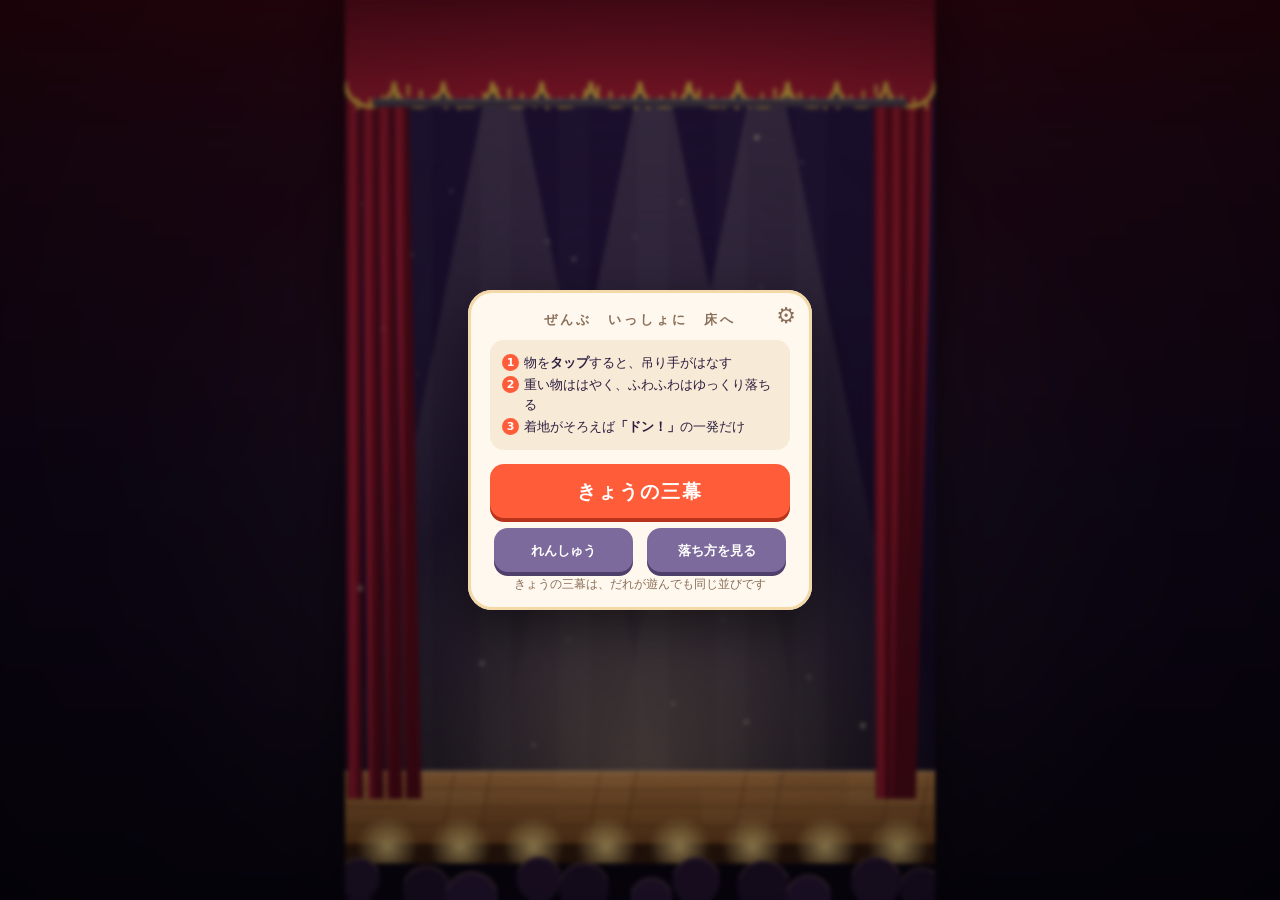
<file: shisaku5/index.html>
<!DOCTYPE html>
<html lang="ja">
<head>
<meta charset="utf-8">
<meta name="viewport" content="width=device-width,initial-scale=1,maximum-scale=1,user-scalable=no">
<title>試作5</title>
<style>
:root{--bg:#120a22;--ink:#2b1d3f;--card:#fff8ee;--rim:#f3d9a8;--accent:#ff5d3a;--accentDark:#b8331b;--sub:#8a6f5a;--subbtn:#7d6a9c;--subbtnDark:#4f3f6b;--howbg:#f7ead6;--logo1:#ffe27a;--logo2:#ff6a3d;--logoShadow:#7a1f12}
html,body{margin:0;height:100%;background:var(--bg);font-family:"Hiragino Maru Gothic ProN","Rounded Mplus 1c","M PLUS Rounded 1c","Noto Sans CJK JP",system-ui,sans-serif;overflow:hidden;touch-action:none;user-select:none;-webkit-user-select:none;color:var(--ink)}
#wrap{display:flex;justify-content:center;align-items:center;height:100%}
canvas{display:block;height:min(100vh,calc(100vw*640/420));width:auto;aspect-ratio:420/640;touch-action:none;box-shadow:0 0 40px rgba(0,0,0,.45)}
.ov{position:fixed;inset:0;display:none;align-items:center;justify-content:center;background:radial-gradient(circle at 50% 40%,rgba(0,0,0,.25),rgba(0,0,0,.6));backdrop-filter:blur(2px)}
.card{position:relative;background:var(--card);border-radius:24px;padding:20px 22px 16px;text-align:center;width:300px;line-height:1.5;box-shadow:0 18px 50px rgba(0,0,0,.45),inset 0 0 0 3px var(--rim)}
.pop{animation:pop .45s cubic-bezier(.2,1.6,.4,1) both}
@keyframes pop{from{transform:scale(.6) translateY(30px);opacity:0}to{transform:none;opacity:1}}
.logo{font-size:46px;font-weight:900;letter-spacing:2px;line-height:1.05;margin:2px 0 4px;background:linear-gradient(180deg,var(--logo1),var(--logo2));-webkit-background-clip:text;background-clip:text;color:transparent;filter:drop-shadow(0 3px 0 var(--logoShadow)) drop-shadow(0 6px 10px rgba(0,0,0,.25));animation:float 3s ease-in-out infinite}
@keyframes float{50%{transform:translateY(-4px) rotate(-1deg)}}
.tag{font-size:13px;font-weight:bold;color:var(--sub);letter-spacing:3px;margin-bottom:10px}
.how{list-style:none;padding:10px 12px;margin:0 0 12px;background:var(--howbg);border-radius:14px;text-align:left;font-size:13px}
.how li{margin:3px 0;padding-left:22px;position:relative}
.how li:before{content:attr(data-i);position:absolute;left:0;top:1px;width:17px;height:17px;border-radius:50%;background:var(--accent);color:#fff;font-size:11px;text-align:center;line-height:17px;font-weight:bold}
button{font:inherit;font-weight:900;border:0;border-radius:14px;padding:10px 14px;margin:4px;background:var(--accent);color:#fff;cursor:pointer;box-shadow:0 4px 0 var(--accentDark);transition:transform .06s,box-shadow .06s}
button:active{transform:translateY(3px);box-shadow:0 1px 0 var(--accentDark)}
button.big{font-size:19px;padding:13px 10px;width:100%;margin:2px 0 6px;letter-spacing:2px}
button.sub{background:var(--subbtn);box-shadow:0 4px 0 var(--subbtnDark);font-size:13px}
.row{display:flex;gap:6px;justify-content:center}.row button{flex:1}
.small{font-size:11.5px;color:var(--sub);min-height:14px;white-space:pre-wrap;word-break:break-all}
.rank{font-size:30px;font-weight:900;color:var(--accent);text-shadow:0 3px 0 var(--accentDark);animation:stamp .5s .15s cubic-bezier(.2,1.8,.4,1) both}
@keyframes stamp{from{transform:scale(2.4) rotate(-12deg);opacity:0}to{transform:none;opacity:1}}
.score{font-size:15px;font-weight:bold;margin:2px 0}
.emoji{font-size:28px;letter-spacing:4px;margin:4px 0 8px}

/* スマホ対応（2026-10-25）：小ボタンを44px以上に、横持ちのスマホでは縦持ちの案内を出す */
button.sub,.row button{min-height:44px}
#rotate{position:fixed;inset:0;z-index:50;display:none;flex-direction:column;align-items:center;justify-content:center;gap:8px;background:rgba(10,12,26,.94);color:#fff;text-align:center;font-weight:900;font-size:18px;padding:20px}
#rotate .rs{font-size:13px;font-weight:bold;opacity:.8}
#rotate .ri{font-size:44px}
@media (orientation:landscape) and (max-height:500px) and (pointer:coarse){#rotate{display:flex}}
.logo.long{font-size:34px;letter-spacing:1px}
.emoji span{display:inline-block;animation:emIn .45s cubic-bezier(.2,1.8,.4,1) both}
@keyframes emIn{from{transform:scale(0) rotate(-30deg);opacity:0}to{transform:none;opacity:1}}
.score b{font-size:22px;color:#b8331b}
/* ことば切替（2026-10-25）：歯車は44px角。英語は字が長いので少しだけ詰める（日本語の見た目は変えない） */
.card{position:relative}
.gear{position:absolute;z-index:3;top:4px;right:4px;width:44px;height:44px;min-height:44px;padding:0;margin:0;background:transparent;box-shadow:none;color:var(--sub);font-size:22px;line-height:44px}
.gear:active{transform:none;background:rgba(0,0,0,.06)}
button[aria-pressed="true"]{outline:3px solid var(--accent);outline-offset:2px}
.lang-en .tag{letter-spacing:1px}
.lang-en .row button{font-size:13px}
.lang-en .small{word-break:normal;overflow-wrap:anywhere} /* 英語は単語の途中で折らない */
/* v3i（2026-10-26）：スマホの上下の余白を幕と客席の色でつなぐ／結果に「じぶんの最高」と「つぎのコツ」（見た目だけ。判定・点数には触れない） */
html,body{background:linear-gradient(180deg,#3a0814 0%,#2a0a1c 16%,#160a22 55%,#0c0716 100%)}
#wrap{background:radial-gradient(ellipse at 50% 60%,rgba(255,220,150,.07),rgba(0,0,0,0) 60%)}
.best{font-size:12px;font-weight:bold;color:var(--sub);margin:0 0 6px}
.best.new{color:var(--accent);animation:stamp .5s .9s cubic-bezier(.2,1.8,.4,1) both}
.tip{font-size:12px;line-height:1.55;color:#5a3a20;background:#f7e6cc;border-radius:12px;padding:7px 10px;margin:0 0 8px;text-align:left}
.tip:empty,.best:empty{display:none}
</style>
</head>
<body>
<div id="wrap"><canvas id="c"></canvas></div>
<div id="rotate" aria-live="polite"><div class="ri">📱</div><div id="rotateMsg" data-i18n="rotate_msg">スマホを縦にして遊んでね</div><div class="rs" id="rotateSub" data-i18n="rotate_sub">このゲームは縦長の画面用です</div></div>

<div id="start" class="ov"><div class="card pop">
  <button id="bGear" class="gear" aria-label="設定" data-i18n-aria="settings">⚙</button>
  <div class="tag" id="tagline"></div>
  <ul class="how">
    <li data-i="1" data-i18n="how1">物を<b>タップ</b>すると、吊り手がはなす</li>
    <li data-i="2" data-i18n="how2">重い物ははやく、ふわふわはゆっくり落ちる</li>
    <li data-i="3" data-i18n="how3">着地がそろえば<b>「ドン！」</b>の一発だけ</li>
  </ul>
  <button id="bDaily" data-i18n="b_daily" class="big">きょうの三幕</button>
  <div class="row"><button id="bPrac" data-i18n="b_prac" class="sub">れんしゅう</button><button id="bDemo" data-i18n="b_demo" class="sub">落ち方を見る</button></div>
  <div id="dailyInfo" class="small"></div>
</div></div>

<div id="over" class="ov"><div class="card pop">
  <div id="rRank" class="rank"></div>
  <div id="rScore" class="score"></div>
  <div id="emoji" class="emoji"></div>
  <div id="rSub" class="small"></div>
  <div id="rBest" class="best"></div>
  <div id="rTip" class="tip"></div>
  <button id="bRetry" data-i18n="b_retry" class="big">もう一回（れんしゅう）</button>
  <div class="row"><button id="bCopy" data-i18n="b_copy" class="sub">結果をコピー</button><button id="bMenu" data-i18n="b_menu" class="sub">タイトルへ</button></div>
  <div id="msg" class="small"></div>
</div></div>

<div id="settings" class="ov"><div class="card pop">
  <div class="rank" data-i18n="settings_title">設定</div>
  <div class="small" data-i18n="lang_label">ことば / Language</div>
  <div class="row"><button class="sub" data-lang="ja" lang="ja">日本語</button><button class="sub" data-lang="en" lang="en">English</button></div>
  <button id="bSetClose" class="big" data-i18n="close">とじる</button>
</div></div>

<script>
// ===== 共通キット：音（WebAudio合成のみ）・演出（パーティクル/揺れ/ヒットストップ）・乱数 =====
const PARAMS=new URLSearchParams(location.search);
const AUTOTEST=!!PARAMS.get('autotest');
const FONT='"Hiragino Maru Gothic ProN","Rounded Mplus 1c","M PLUS Rounded 1c","Noto Sans CJK JP",system-ui,sans-serif';
function mulberry(a){return function(){a|=0;a=a+0x6D2B79F5|0;let t=Math.imul(a^a>>>15,1|a);t=t+Math.imul(t^t>>>7,61|t)^t;return((t^t>>>14)>>>0)/4294967296}}
function todaySeed(d=new Date()){return d.getFullYear()*10000+(d.getMonth()+1)*100+d.getDate();}
const easeOut=k=>1-Math.pow(1-Math.min(1,Math.max(0,k)),3);
const easeOutBack=k=>{k=Math.min(1,Math.max(0,k));const c=1.9;return 1+(c+1)*Math.pow(k-1,3)+c*Math.pow(k-1,2);};
const lerp=(a,b,k)=>a+(b-a)*k;
const NOTE=n=>440*Math.pow(2,(n-69)/12);
function rrect(ctx,x,y,w,h,r){ctx.beginPath();if(ctx.roundRect)ctx.roundRect(x,y,w,h,r);else ctx.rect(x,y,w,h);}
function starPath(ctx,x,y,r,rot){ctx.beginPath();for(let i=0;i<10;i++){const a=rot+i*Math.PI/5,q=i%2?r*0.45:r;ctx.lineTo(x+Math.cos(a)*q,y+Math.sin(a)*q);}ctx.closePath();}
function setupCanvas(cv,W,H){const dpr=AUTOTEST?1:Math.min(2,window.devicePixelRatio||1);cv.width=W*dpr;cv.height=H*dpr;return {ctx:cv.getContext('2d'),dpr};}

const SND=(()=>{
  let ac=null,master=null,wetBus=null,nbuf=null;
  function init(){
    if(AUTOTEST)return null;
    if(ac){if(ac.state==='suspended')ac.resume();return ac;}
    try{ac=new (window.AudioContext||window.webkitAudioContext)();}catch(e){return null;}
    const comp=ac.createDynamicsCompressor();comp.threshold.value=-16;comp.ratio.value=5;comp.attack.value=0.002;comp.release.value=0.25;
    master=ac.createGain();master.gain.value=0.85;master.connect(comp);comp.connect(ac.destination);
    const rev=ac.createConvolver();const r=ac.sampleRate,len=Math.floor(r*2.2),b=ac.createBuffer(2,len,r);
    for(let c=0;c<2;c++){const d=b.getChannelData(c);for(let i=0;i<len;i++)d[i]=(Math.random()*2-1)*Math.pow(1-i/len,3.2);}
    rev.buffer=b;wetBus=ac.createGain();wetBus.gain.value=0.32;wetBus.connect(rev);rev.connect(master);
    const nl=ac.sampleRate*2;nbuf=ac.createBuffer(1,nl,ac.sampleRate);const nd=nbuf.getChannelData(0);for(let i=0;i<nl;i++)nd[i]=Math.random()*2-1;
    return ac;
  }
  function route(node,wet,pan){let n=node;if(pan&&ac.createStereoPanner){const p=ac.createStereoPanner();p.pan.value=pan;node.connect(p);n=p;}n.connect(master);if(wet>0){const s=ac.createGain();s.gain.value=wet;n.connect(s);s.connect(wetBus);}}
  function tone({f=440,type='sine',dur=.2,vol=.2,at=0,att=.004,wet=.15,slide=0,detune=0,pan=0}){
    if(!init())return;const t=ac.currentTime+at,o=ac.createOscillator(),g=ac.createGain();
    o.type=type;o.frequency.setValueAtTime(f,t);if(slide)o.frequency.exponentialRampToValueAtTime(Math.max(20,f*slide),t+dur);o.detune.value=detune;
    g.gain.setValueAtTime(0.0001,t);g.gain.exponentialRampToValueAtTime(vol,t+att);g.gain.exponentialRampToValueAtTime(0.0001,t+dur);
    o.connect(g);route(g,wet,pan);o.start(t);o.stop(t+dur+0.05);}
  function noise({dur=.2,vol=.2,at=0,type='lowpass',freq=1200,q=0.7,wet=.1,sweep=0,att=0.002,pan=0}){
    if(!init())return;const t=ac.currentTime+at,s=ac.createBufferSource();s.buffer=nbuf;
    const fl=ac.createBiquadFilter();fl.type=type;fl.frequency.setValueAtTime(freq,t);if(sweep)fl.frequency.exponentialRampToValueAtTime(Math.max(30,freq*sweep),t+dur);fl.Q.value=q;
    const g=ac.createGain();g.gain.setValueAtTime(0.0001,t);g.gain.exponentialRampToValueAtTime(vol,t+att);g.gain.exponentialRampToValueAtTime(0.0001,t+dur);
    s.connect(fl);fl.connect(g);route(g,wet,pan);s.start(t,Math.random()*1.5);s.stop(t+dur+0.05);}
  function kick({f0=160,f1=42,dur=.45,vol=.9,at=0,wet=.08}){
    if(!init())return;const t=ac.currentTime+at,o=ac.createOscillator(),g=ac.createGain();
    o.frequency.setValueAtTime(f0,t);o.frequency.exponentialRampToValueAtTime(f1,t+0.11);
    g.gain.setValueAtTime(vol,t);g.gain.exponentialRampToValueAtTime(0.0001,t+dur);o.connect(g);route(g,wet);o.start(t);o.stop(t+dur+0.05);}
  function bell({f=880,vol=.14,at=0,dur=1.5,wet=.45,pan=0}){[1,2.76,5.40,8.93].forEach((m,i)=>tone({f:f*m,dur:dur/(1+i*0.8),vol:vol/(1+i*1.6),at,att:.002,wet,pan}));}
  function arp(notes,{step=.07,at=0,type='triangle',vol=.11,dur=.55,wet=.35}={}){notes.forEach((n,i)=>{const f=NOTE(n);tone({f,type,dur,vol,at:at+i*step,wet});tone({f:f*2,dur:dur*.6,vol:vol*.35,at:at+i*step,wet});});}
  function loop({freq=50,noiseFreq=260,vol=.04}){
    if(!init())return null;const s=ac.createBufferSource();s.buffer=nbuf;s.loop=true;const fl=ac.createBiquadFilter();fl.type='lowpass';fl.frequency.value=noiseFreq;
    const g=ac.createGain();g.gain.value=0;s.connect(fl);fl.connect(g);g.connect(master);s.start();
    const o=ac.createOscillator();o.type='triangle';o.frequency.value=freq;const og=ac.createGain();og.gain.value=0;o.connect(og);og.connect(master);o.start();
    const set=(v,f,nf)=>{const t=ac.currentTime;g.gain.setTargetAtTime(v,t,.25);og.gain.setTargetAtTime(v*.5,t,.25);if(f)o.frequency.setTargetAtTime(f,t,.4);if(nf)fl.frequency.setTargetAtTime(nf,t,.4);};
    set(vol);return {set,stop(){set(0);setTimeout(()=>{try{s.stop();o.stop();}catch(e){}},900);}};}
  return {init,tone,noise,kick,bell,arp,loop,get on(){return !!ac}};
})();

const FX={parts:[],texts:[],rings:[],shakeT:0,shakeA:0,flashA:0,flashCol:'#fff',stop:0,zoom:0,zx:210,zy:320,queue:[],
  reset(){this.parts=[];this.texts=[];this.rings=[];this.shakeT=0;this.flashA=0;this.stop=0;this.zoom=0;this.queue=[];},
  burst(x,y,n,o={}){if(AUTOTEST)return;for(let i=0;i<n;i++){const a=(o.dir??-Math.PI/2)+(Math.random()-.5)*(o.spread??Math.PI*2),sp=(o.speed??200)*(0.35+Math.random()*0.9);
    this.parts.push({x:x+(Math.random()-.5)*(o.w||0),y,vx:Math.cos(a)*sp,vy:Math.sin(a)*sp,life:(o.life??0.8)*(0.6+Math.random()*0.7),age:0,size:(o.size??4)*(0.6+Math.random()*0.8),
      col:Array.isArray(o.col)?o.col[Math.floor(Math.random()*o.col.length)]:(o.col??'#fff'),g:o.g??400,drag:o.drag??1.5,shape:o.shape??'circle',rot:Math.random()*6,vr:(Math.random()-.5)*12,glow:o.glow||0});}},
  ring(x,y,o={}){if(AUTOTEST)return;this.rings.push({x,y,age:0,life:o.life??.5,r0:o.r0??10,r1:o.r1??120,col:o.col??'#fff',w:o.w??6,sy:o.sy??1});},
  text(x,y,str,o={}){if(AUTOTEST)return;this.texts.push({x,y,str,age:0,life:o.life??1.1,size:o.size??30,col:o.col??'#fff',stroke:o.stroke??'#2a1a3a',rise:o.rise??36,pop:o.pop??2.0,rot:o.rot??0});},
  shake(a,t=.3){this.shakeA=Math.max(this.shakeA,a);this.shakeT=Math.max(this.shakeT,t);},
  flash(a=.6,col='#fff'){this.flashA=a;this.flashCol=col;},
  punch(z,x,y){this.zoom=Math.max(this.zoom,z);if(x!==undefined){this.zx=x;this.zy=y;}},
  hitstop(s,after){this.stop=Math.max(this.stop,s);if(after)this.queue.push(after);},
  update(dt){
    if(this.stop>0){this.stop-=dt;if(this.stop<=0){const q=this.queue;this.queue=[];q.forEach(f=>f());}return false;}
    for(const p of this.parts){p.age+=dt;const k=Math.exp(-p.drag*dt);p.vx*=k;p.vy=p.vy*k+p.g*dt;p.x+=p.vx*dt;p.y+=p.vy*dt;p.rot+=p.vr*dt;}
    this.parts=this.parts.filter(p=>p.age<p.life);for(const t of this.texts)t.age+=dt;this.texts=this.texts.filter(t=>t.age<t.life);
    for(const r of this.rings)r.age+=dt;this.rings=this.rings.filter(r=>r.age<r.life);
    this.shakeT=Math.max(0,this.shakeT-dt);this.flashA=Math.max(0,this.flashA-dt*2.2);this.zoom*=Math.exp(-dt*7);return true;},
  applyCam(ctx,W,H){const s=this.shakeT>0?this.shakeA*Math.min(1,this.shakeT*3.5):0;const z=1+this.zoom;
    ctx.translate(this.zx+(Math.random()-.5)*2*s,this.zy+(Math.random()-.5)*2*s);ctx.scale(z,z);ctx.translate(-this.zx,-this.zy);},
  draw(ctx){
    for(const r of this.rings){const k=r.age/r.life;ctx.globalAlpha=1-k;ctx.strokeStyle=r.col;ctx.lineWidth=r.w*(1-k)+0.5;ctx.beginPath();ctx.ellipse(r.x,r.y,lerp(r.r0,r.r1,easeOut(k)),lerp(r.r0,r.r1,easeOut(k))*r.sy,0,0,7);ctx.stroke();}
    for(const p of this.parts){const k=1-p.age/p.life;ctx.globalAlpha=Math.max(0,Math.min(1,k*1.5));ctx.fillStyle=p.col;
      if(p.glow){ctx.shadowColor=p.col;ctx.shadowBlur=p.glow;}
      if(p.shape==='rect'){ctx.save();ctx.translate(p.x,p.y);ctx.rotate(p.rot);ctx.fillRect(-p.size,-p.size*0.45,p.size*2,p.size*0.9);ctx.restore();}
      else if(p.shape==='star'){starPath(ctx,p.x,p.y,p.size*(0.5+0.5*k),p.rot);ctx.fill();}
      else if(p.shape==='leaf'){ctx.save();ctx.translate(p.x,p.y);ctx.rotate(p.rot);ctx.beginPath();ctx.ellipse(0,0,p.size*1.4,p.size*0.6,0,0,7);ctx.fill();ctx.restore();}
      else{ctx.beginPath();ctx.arc(p.x,p.y,p.size*(0.35+0.65*k),0,7);ctx.fill();}
      ctx.shadowBlur=0;}
    ctx.globalAlpha=1;
    for(const t of this.texts){const k=t.age/t.life;const sc=k<0.14?lerp(t.pop,1,easeOutBack(k/0.14)):1;ctx.save();ctx.translate(t.x,t.y-t.rise*easeOut(k));ctx.rotate(t.rot);ctx.scale(sc,sc);
      ctx.globalAlpha=k>0.75?(1-k)/0.25:1;ctx.font=`900 ${t.size}px ${FONT}`;ctx.textAlign='center';ctx.textBaseline='middle';ctx.lineJoin='round';
      ctx.lineWidth=t.size/4.5;ctx.strokeStyle=t.stroke;ctx.strokeText(t.str,0,0);ctx.fillStyle=t.col;ctx.fillText(t.str,0,0);ctx.restore();}
    ctx.globalAlpha=1;},
  drawFlash(ctx,W,H){if(this.flashA>0){ctx.globalAlpha=Math.min(1,this.flashA);ctx.fillStyle=this.flashCol;ctx.fillRect(0,0,W,H);ctx.globalAlpha=1;}}
};
function copyText(t,msgEl){(navigator.clipboard?navigator.clipboard.writeText(t):Promise.reject()).then(()=>msgEl.textContent='コピーしました（どこにも投稿していません）').catch(()=>msgEl.textContent=t);}

// ================= 見出し下の一言・判定ラベル・称号（題名は画面に出さない） =================
const TITLE_KEY='ochiru';
const TITLES={
  ochiru:{tag:'ぜんぶ　いっしょに　床へ',perfect:'いっしょ!!',master:'いっしょ名人',
    en:{tag:'all together, to the floor',perfect:'Together!!',master:'Together Master'}}};   // en は仮訳（未確定）
const TITLE=TITLES[TITLE_KEY];
// ===== 共通：ことばの切り替え（日本語が既定。英語は設定の歯車から。?lang=en は確認用で保存しない） =====
// 使い方：I18NKIT.init('<ゲーム名>', {ja:{...}, en:{...}}) のあと tx('key',{n:1}) で文字列。HTML は data-i18n="key"（innerHTML）/ data-i18n-aria="key"
const I18NKIT={lang:'ja',dict:{ja:{}},key:'',onchange:null,
  init(key,dict){this.key=key;this.dict=dict;let saved=null;try{saved=localStorage.getItem(key+'_lang');}catch(e){}
    const q=PARAMS.get('lang');this.lang=(q&&dict[q])?q:(saved&&dict[saved])?saved:'ja';this.apply();},
  t(k,v){const d=this.dict[this.lang]||{};let s=(k in d)?d[k]:this.dict.ja[k];if(s===undefined)return k;
    if(typeof s==='function')return s(v||{});return v?s.replace(/\{(\w+)\}/g,(m,n)=>(v[n]!==undefined?v[n]:m)):s;},
  set(l){if(!this.dict[l])return;this.lang=l;try{localStorage.setItem(this.key+'_lang',l);}catch(e){}this.apply();if(this.onchange)this.onchange();},
  apply(){document.documentElement.lang=this.lang;document.body.classList.toggle('lang-en',this.lang==='en');
    document.querySelectorAll('[data-i18n]').forEach(e=>{const s=this.t(e.dataset.i18n);if(e.innerHTML!==s)e.innerHTML=s;});
    document.querySelectorAll('[data-i18n-aria]').forEach(e=>e.setAttribute('aria-label',this.t(e.dataset.i18nAria)));
    document.querySelectorAll('[data-lang]').forEach(b=>b.setAttribute('aria-pressed',b.dataset.lang===this.lang?'true':'false'));}};
const tx=(k,v)=>I18NKIT.t(k,v);
// kit.js の copyText と同じ動き。メッセージだけ今のことばで出す
function copyTextI18n(t,msgEl){(navigator.clipboard?navigator.clipboard.writeText(t):Promise.reject()).then(()=>msgEl.textContent=tx('copied')).catch(()=>msgEl.textContent=t);}

// ================= ことば（日本語が既定。ja は元の文言そのまま／en は仮訳） =================
// 英語の題名は未確定の仮訳
const TITLE_EN=TITLE.en;   // 英語（仮訳）は上の TITLES の en から
const curTitle=()=>I18NKIT.lang==='en'?TITLE_EN:TITLE;
const I18N={
 ja:{rotate_msg:'スマホを縦にして遊んでね',rotate_sub:'このゲームは縦長の画面用です',settings:'設定',settings_title:'設定',lang_label:'ことば / Language',close:'とじる',
  how1:'物を<b>タップ</b>すると、吊り手がはなす',how2:'重い物ははやく、ふわふわはゆっくり落ちる',how3:'着地がそろえば<b>「ドン！」</b>の一発だけ',
  b_daily:'きょうの三幕',b_prac:'れんしゅう',b_demo:'落ち方を見る',b_retry:'もう一回（れんしゅう）',b_copy:'結果をコピー',b_menu:'タイトルへ',
  daily_none:'きょうの三幕は、だれが遊んでも同じ並びです',daily_done:'きょうの記録 {em} {score}点（記録は1日1回目のみ）',
  hud_demo:'落ち方のみほん',hud_daily:'きょうの三幕',hud_prac:'れんしゅう',hud_act:'{mode}　第{n}幕',pts:'{n} 点',
  sub_demo:'同じ高さから同時にはなすと…',sub_ready:'物をタップして、はなす',sub_auto:'のこり {s} 秒で自動で落ちる',
  judge_line:'{em} {label}　+{pts}点',judge_gap:'着地のずれ {s} 秒',early:'はやい',late:'おそい',
  tier_G:'ドン！',tier_O:'ドドン',tier_M:'ドドドン…',fx_do:'ド',fx_streak:'{n}れんぞく！',
  obj_tetsu:'てつのたま',obj_ringo:'りんご',obj_makura:'まくら',obj_kasa:'かさ',obj_fuusen:'ふうせんばこ',obj_hane:'はね',
  rank_2:'息ぴったり',rank_3:'あと一拍',rank_4:'ドドドドン',
  share_daily:'{d} の三幕',share_prac:'れんしゅう',share_line:'{emoji} {score}点（{rank}）',
  r_score:'<b>0</b> 点 / 3000',r_act:'第{n}幕 {ms}ms',r_join:'　',copied:'コピーしました（どこにも投稿していません）',suffix:'（試作）',best_pts:'じぶんの最高：{n}点',best_new:'★ じぶんの最高を更新！ {n}点',tip_late:'コツ：第{n}幕の「{obj}」が {s}秒 おそく着いた。つぎは少し早めにはなそう。',tip_early:'コツ：第{n}幕の「{obj}」が {s}秒 早く着いた。つぎは少しがまんしてからはなそう。',tip_auto:'コツ：最初にはなしてから4秒で、残りは自動で落ちる。ふわふわの物ほど先にはなそう。',tip_ok:'コツ：三幕ともほぼぴったり！ 重い物ほど、あとからはなすのが基本。',coach1:'ふわふわの物から先に、タップ',coach2:'重い物は、あとからはなすと追いつく'},
 en:{rotate_msg:'Please turn your phone upright',rotate_sub:'This game is made for a tall screen',settings:'Settings',settings_title:'Settings',lang_label:'ことば / Language',close:'Close',
  how1:'<b>Tap</b> an object and the hand lets go',how2:'Heavy falls fast, fluffy drifts down',how3:'Land all at once for one <b>“BOOM!”</b>',
  b_daily:"Today's 3 Acts",b_prac:'Practice',b_demo:'Watch them fall',b_retry:'Again (practice)',b_copy:'Copy result',b_menu:'Title',
  daily_none:"Today's 3 acts are the same for everyone",daily_done:"Today's record {em} {score} pts (first play of the day only)",
  hud_demo:'How things fall',hud_daily:"Today's 3 Acts",hud_prac:'Practice',hud_act:'{mode} · Act {n}',pts:'{n} pts',
  sub_demo:'Dropped together from the same height…',sub_ready:'Tap the objects to drop them',sub_auto:'Auto-drop in {s} s',
  judge_line:'{em} {label}  +{pts} pts',judge_gap:'Landing gap {s} s',early:'early',late:'late',
  tier_G:'BOOM!',tier_O:'Ba-BOOM',tier_M:'Ba-ba-BOOM…',fx_do:'Thud',fx_streak:'{n} in a row!',
  obj_tetsu:'iron ball',obj_ringo:'apple',obj_makura:'pillow',obj_kasa:'umbrella',obj_fuusen:'balloon box',obj_hane:'feather',
  rank_2:'In Sync',rank_3:'One Beat Off',rank_4:'Ba-ba-ba-BOOM',
  share_daily:'{d} · 3 acts',share_prac:'practice',share_line:'{emoji} {score} pts ({rank})',
  r_score:'<b>0</b> pts / 3000',r_act:'Act {n} {ms}ms',r_join:'  ',copied:'Copied (nothing was posted anywhere)',suffix:' (prototype)',best_pts:'Your best: {n} pts',best_new:'★ New personal best! {n} pts',tip_late:'Tip: in Act {n}, the {obj} landed {s} s late. Drop it a little sooner next time.',tip_early:'Tip: in Act {n}, the {obj} landed {s} s early. Wait a little longer before dropping it.',tip_auto:'Tip: 4 seconds after your first drop, the rest fall on their own. Drop the fluffy ones first.',tip_ok:'Tip: all three acts nearly perfect! The heavier it is, the later you drop it.',coach1:'Tap the fluffy one first',coach2:'Drop heavy things later and they catch up'}};
// ================= 設定 =================
const W=420,H=640,GY=548,G=1200,RIG=76;      // 床の高さ・重力(px/s^2)・吊り棒の高さ
const AUTO_DROP=4.0;                         // 最初に放してから4秒で残りは自動で落ちる
// 判定（4段階は維持。v3dで少しだけ広げた：60/120/250ms → 70/140/280ms）
const TIERS=[
  {max:70,  em:'🌟',get label(){return curTitle().perfect},col:'#ffe27a',pts:'P'},
  {max:140, em:'🟩',get label(){return tx('tier_G')},col:'#8ff0b0',pts:'G'},
  {max:280, em:'🟨',get label(){return tx('tier_O')},col:'#ffd27a',pts:'O'},
  {max:1e9, em:'🟥',get label(){return tx('tier_M')},col:'#ff9a9a',pts:'M'}];
const tierOf=ms=>TIERS.find(t=>ms<=t.max);
const ptsOf=ms=>Math.max(0,Math.round(1000-ms*2.2));   // 0ms=1000点、70ms=846点、140ms=692点、455ms以上=0点
const TYPES=[
  {id:'tetsu',get name(){return tx('obj_tetsu')},c:0,   r:16,thud:55},
  {id:'ringo',get name(){return tx('obj_ringo')},c:0.4, r:15,thud:80},
  {id:'makura',get name(){return tx('obj_makura')},c:1.4, r:17,thud:110},
  {id:'kasa',get name(){return tx('obj_kasa')},c:2.6, r:19,thud:150},
  {id:'fuusen',get name(){return tx('obj_fuusen')},c:4.0, r:15,thud:190},
  {id:'hane',get name(){return tx('obj_hane')},c:6.5, r:15,thud:260}];
function isWeekend(seed){const y=Math.floor(seed/10000),m=Math.floor(seed/100)%100,d=seed%100;const w=new Date(y,m-1,d).getDay();return w===0||w===6;}

// ================= 物理（解析解：フレームレートに左右されない） =================
function fallY(c,t){if(t<=0)return 0;return c===0?0.5*G*t*t:(G/c)*t-(G/(c*c))*(1-Math.exp(-c*t));}
function fallV(c,t){if(t<=0)return 0;return c===0?G*t:(G/c)*(1-Math.exp(-c*t));}
function fallTime(c,h){let lo=0,hi=30;for(let k=0;k<60;k++){const m=(lo+hi)/2;if(fallY(c,m)<h)lo=m;else hi=m;}return (lo+hi)/2;}

// ================= お題（日付シード→全員同じ） =================
function makeRounds(seed){
  const rng=mulberry(seed*2654435761%4294967296);
  const counts=[2,3,isWeekend(seed)?4:3];
  return counts.map(k=>{
    for(let tries=0;tries<500;tries++){
      const pool=TYPES.slice(),objs=[];
      const xs=k===2?[135,285]:k===3?[95,210,325]:[78,166,254,342];
      for(let i=0;i<k;i++){const t=pool.splice(Math.floor(rng()*pool.length),1)[0];
        const y0=150+Math.floor(rng()*290);const h=GY-(y0+t.r);objs.push({type:t,x:xs[i],y0,h,ft:fallTime(t.c,h)});}
      const fts=objs.map(o=>o.ft).sort((a,b)=>a-b);let ok=fts[fts.length-1]-fts[0]>=0.25&&fts[fts.length-1]-fts[0]<=2.2;
      for(let i=1;i<fts.length;i++)if(fts[i]-fts[i-1]<0.12)ok=false;   // 「全部同時に放す」だけでは揃わない
      if(ok)return objs;
    }
  });
}

// ================= 状態 =================
let g=null;
const clock=()=>AUTOTEST?g.simT:performance.now()/1000;
function newGame(seed,mode){const t0=AUTOTEST?0:performance.now()/1000;g={seed,mode,rounds:makeRounds(seed),ri:0,res:[],simT:0,demo:mode==='demo',score:0,shownScore:0,streak:0,openAt:t0,closeAt:null,glory:null};FX.reset();setupRound();}
function setupRound(){
  const src=g.demo?TYPES.map((t,i)=>({type:t,x:48+i*65,y0:160,h:GY-(160+t.r),ft:fallTime(t.c,GY-(160+t.r))})):g.rounds[g.ri];
  g.objs=src.map(o=>Object.assign({},o,{rel:null,land:null,landed:false,auto:false,ph:Math.random()*6}));
  g.phase='intro';g.introAt=clock()+(g.ri===0&&!g.demo?0.45:0);g.firstRel=null;g.unified=false;g.spread=null;g.landCount=0;g.cheer=0;g.boo=0;g.rollNext=0;
  if(AUTOTEST)g.phase='ready';
}
function release(i,at){
  if(!g||(g.phase!=='ready'&&g.phase!=='drop'))return;
  const o=g.objs[i];if(!o||o.rel!==null)return;
  const t=at!==undefined?at:clock();o.rel=t;o.land=t+o.ft;
  if(g.firstRel===null){g.firstRel=t;g.phase='drop';}
  sfxRelease(o);
  if(g.objs.every(q=>q.rel!==null)){const ls=g.objs.map(q=>q.land);g.spread=(Math.max(...ls)-Math.min(...ls))*1000;g.unified=!g.demo&&g.spread<=TIERS[1].max;}
}
function update(){
  if(!g||g.phase==='done')return;
  const now=clock();
  if(g.phase==='intro'&&now-g.introAt>0.55&&now>=g.introAt){g.phase=g.demo?'drop':'ready';if(g.demo){const t=now+0.5;g.objs.forEach(o=>{o.rel=t;o.land=t+o.ft;});g.firstRel=t;}}
  if(g.phase==='drop'){
    if(!g.demo&&now-g.firstRel>=AUTO_DROP)g.objs.forEach((o,i)=>{if(o.rel===null){o.auto=true;release(i,now);}});
    if(!AUTOTEST&&now>=g.rollNext&&g.objs.some(o=>o.rel!==null&&!o.landed&&now>o.rel)){g.rollNext=now+0.05;g.rollK=(g.rollK||0)+1;const cr=Math.min(1,(now-g.firstRel)/1.6);
      SND.noise({dur:.045,vol:.02+0.045*cr,type:'bandpass',freq:2300+cr*900,q:1.1,wet:.06,pan:g.rollK%2?-.25:.25});if(g.rollK%4===0)SND.tone({f:110+cr*60,type:'sine',dur:.08,vol:.03+.04*cr,wet:0});}
    for(const o of g.objs){if(o.rel!==null&&!o.landed&&now>=o.land){o.landed=true;g.landCount++;onLand(o);}}
    if(g.objs.every(o=>o.landed)){
      g.phase='judge';g.judgeAt=now;
      if(!g.demo){const ls=g.objs.map(o=>o.land),ms=(Math.max(...ls)-Math.min(...ls))*1000,mean=ls.reduce((a,b)=>a+b,0)/ls.length;
        const t=tierOf(ms);g.streak=(t.pts==='P'||t.pts==='G')?g.streak+1:0;g.res.push({ms,tier:t,pts:ptsOf(ms),dev:g.objs.map(o=>(o.land-mean)*1000)});if(!AUTOTEST)(g.tl=g.tl||[]).push({ids:g.objs.map(o=>o.type.id),auto:g.objs.some(o=>o.auto)});g.score+=ptsOf(ms);onJudge(t);}
    }
  }else if(g.phase==='judge'){
    if(now-g.judgeAt>=(AUTOTEST?0:(g.demo?1.2:2.1))){
      if(g.demo){g.phase='done';if(!AUTOTEST)showStart();return;}
      g.ri++;if(g.ri>=g.rounds.length)finish();else setupRound();
    }
  }
}
function finish(){
  g.phase='done';g.closeAt=clock()+0.15;
  if(g.mode==='daily'&&!AUTOTEST){const key='wandon_daily_'+g.seed;if(!localStorage.getItem(key))localStorage.setItem(key,JSON.stringify({score:g.score,em:g.res.map(r=>r.tier.em).join('')}));}
  if(!AUTOTEST){setTimeout(showResult,900);SND.noise({dur:.8,vol:.08,type:'lowpass',freq:500,att:.3,wet:.2,at:.1});}
}

// ================= 演出と音 =================
function sfxRelease(o){if(AUTOTEST)return;
  buzz(12);
  SND.noise({dur:.05,vol:.22,type:'highpass',freq:3200,wet:0,pan:(o.x-210)/260});SND.tone({f:1500,type:'square',dur:.03,vol:.04,wet:0});SND.tone({f:900,type:'triangle',dur:.06,vol:.08,at:.02,wet:.05});
  SND.tone({f:NOTE(64+g.objs.filter(q=>q.rel!==null).length*3),type:'sine',dur:.14,vol:.09,wet:.2});   // はなすたびに少しずつ音が上がる
  FX.burst(o.x,o.y0-o.type.r-12,8,{col:['#ffe9b0','#fff'],speed:110,g:0,life:.32,size:2.2});FX.ring(o.x,o.y0,{r0:6,r1:34,col:'#ffe9b0',w:3,life:.3});}
function onLand(o){
  if(AUTOTEST)return;
  const x=o.x;o.landAnim=clock();
  if(g.unified){ // そろった：最後の1つが着いた瞬間にまとめて「ドン」
    if(g.landCount===g.objs.length)bigImpact();
    return;}
  const up=1+0.14*(g.landCount-1);   // ド・ド・ドン…と音程が上がっていく
  SND.kick({f0:o.type.thud*2.2*up,f1:o.type.thud*0.8*up,dur:.28,vol:.55,wet:.05});
  SND.noise({dur:.12,vol:.18,type:'lowpass',freq:900,wet:.05,pan:(x-210)/260});
  FX.burst(x,GY,12,{col:['#d8b48a','#c49a6c','#f0dcc0'],speed:150,dir:-Math.PI/2,spread:2.2,g:500,life:.5,size:3});
  FX.burst(x,GY-2,6,{col:'rgba(240,220,190,.5)',speed:60,dir:-Math.PI/2,spread:3,g:-20,drag:2,life:.9,size:7});
  FX.shake(3,.12);FX.text(x,GY-60,tx('fx_do'),{size:28,col:'#fff',stroke:'#7a2a14',life:.7,rise:30});
}
// 拍手（短いノイズを不規則に重ねる）
function applause(dur,n,vol){for(let i=0;i<n;i++){const at=.05+Math.pow(Math.random(),1.6)*dur;SND.noise({dur:.035,vol:vol*(0.5+Math.random()*0.6)*(1-at/(dur+.3)),type:'bandpass',freq:1100+Math.random()*1600,q:1.4,wet:.25,at,pan:(Math.random()-.5)*1.4});}}
// v3i：短い振動（対応する端末だけ。iPhoneのSafariは振動しない）
function buzz(p){try{if(navigator.vibrate)navigator.vibrate(p);}catch(e){}}
function bigImpact(){
  buzz(tierOf(g.spread).pts==='P'?[40,30,90]:60);
  const t=tierOf(g.spread),perfect=t.pts==='P',st=Math.max(0,g.streak),tr=Math.min(st,2)*2;   // 連続成功で少しずつ華やかに
  // 第1段：重い一発（低音キック＋床鳴り＋和音のスタブ）
  SND.kick({f0:180,f1:38,dur:perfect?.9:.6,vol:.52,wet:.12});SND.kick({f0:90,f1:30,dur:.7,vol:.32,at:.01});   // 音割れ対策で 1/.6→.52/.32（2026-10-25 オフライン検査）
  SND.noise({dur:.35,vol:.32,type:'lowpass',freq:700,sweep:.3,wet:.15});
  SND.noise({dur:perfect?1.6:.9,vol:perfect?.22:.14,type:'highpass',freq:5000,wet:.5,at:.02});
  (perfect?[48,55,60,64,67]:[48,55,60,64]).forEach(n=>{SND.tone({f:NOTE(n+tr),type:'triangle',dur:.5,vol:.07,wet:.25});SND.tone({f:NOTE(n+tr),type:'square',dur:.12,vol:.02,wet:.1});});
  // 第2段：ヒットストップ → 揺れ・光・粒・上がっていく音
  FX.flash(perfect?.75:.45,'#fff6d8');
  FX.hitstop(perfect?.2:.11,()=>{
    FX.shake(perfect?15:9,perfect?.55:.35);FX.punch(perfect?.08:.045,210,GY-40);
    for(const o of g.objs){FX.burst(o.x,GY,18,{col:['#f0d8b0','#fff'],speed:260,dir:-Math.PI/2,spread:2.6,g:600,life:.6,size:3});
      FX.burst(o.x,GY-4,10,{col:'#ffe9a8',speed:240,dir:-Math.PI/2,spread:1.2,g:300,life:.5,size:1.6,glow:6});}
    FX.ring(210,GY,{r0:20,r1:280,col:'#fff2c0',w:9,sy:.18,life:.65});FX.ring(210,GY,{r0:10,r1:180,col:t.col,w:5,sy:.18,life:.9});
    FX.burst(210,40,perfect?120:50,{col:['#ff5d3a','#ffd25a','#7fd8ff','#b98aff','#8ff0b0','#fff'],shape:'rect',speed:240,dir:Math.PI/2,spread:2.6,g:200,drag:1.6,life:2.8,size:5,w:300});
    if(perfect){FX.burst(210,300,30,{col:'#ffe27a',shape:'star',speed:340,g:120,life:1.2,size:9,glow:10});FX.burst(210,330,40,{col:['#fff','#ffe27a'],speed:120,g:-10,drag:.6,life:2.2,size:1.8,glow:8});}
    FX.text(210,330,t.label,{size:perfect?(curTitle().perfect.length>6?52:68):58,col:t.col,stroke:'#5a1a10',life:1.7,rise:20,pop:3,rot:-0.06});
    if(st>=2)FX.text(210,392,tx('fx_streak',{n:st}),{size:22,col:'#fff',stroke:'#7a2a14',life:1.4,rise:14,pop:2});
    g.cheer=clock();g.glory={at:clock(),col:t.col,perfect};
    SND.arp((perfect?[72,76,79,84,88]:[72,76,79]).map(n=>n+tr),{step:.06,vol:.12,dur:.7});
    // 第3段：拍手と歓声
    applause(perfect?2.2:1.4,perfect?110:55,perfect?.11:.08);
    SND.noise({dur:1.6,vol:.07,type:'bandpass',freq:1500,q:.4,wet:.4,at:.05,att:.2}); // 客席のどよめき
    // 第4段：余韻（鈴とやわらかい和音が長く残る）
    if(perfect){[96,100,103,108].forEach((n,i)=>SND.bell({f:NOTE(n+tr-12),vol:.05,at:.35+i*.09,dur:2.2,pan:(i-1.5)*.3}));}
    else SND.bell({f:NOTE(91+tr),vol:.05,at:.3,dur:1.6});
    [60,64,67,71].forEach(n=>SND.tone({f:NOTE(n+tr),type:'sine',dur:2.6,vol:.025,att:.25,at:.25,wet:.6}));
  });
}
function onJudge(t){
  if(AUTOTEST||g.unified)return;
  if(t.pts==='O'){FX.text(210,250,t.label,{size:44,col:t.col,stroke:'#5a3a10',life:1.4,rise:16});SND.arp([67,72],{step:.09,vol:.08});applause(.8,14,.05);}
  else{FX.text(210,250,t.label,{size:40,col:t.col,stroke:'#4a1020',life:1.4,rise:10});SND.tone({f:330,type:'triangle',dur:.25,vol:.1,slide:.7});SND.tone({f:247,type:'triangle',dur:.45,vol:.1,at:.18,slide:.7});g.boo=clock();}
}

// ================= 描画 =================
const cv=document.getElementById('c');const {ctx,dpr}=setupCanvas(cv,W,H);
const BOUNCE={tetsu:0,ringo:7,makura:3,kasa:5,fuusen:10,hane:2};
const MOTES=Array.from({length:38},(_,i)=>({x:Math.random()*W,y:RIG+Math.random()*(GY-RIG),s:.6+Math.random()*1.4,v:4+Math.random()*8,ph:Math.random()*6}));
function drawMotes(t,dt){for(const m of MOTES){m.y-=m.v*dt*0.3;m.x+=Math.sin(t*0.5+m.ph)*dt*6;if(m.y<RIG){m.y=GY;m.x=Math.random()*W;}
  const a=0.25+0.25*Math.sin(t*1.3+m.ph);ctx.fillStyle=`rgba(255,240,200,${a})`;ctx.beginPath();ctx.arc(m.x,m.y,m.s,0,7);ctx.fill();}}
function drawGlory(now){const gl=g&&g.glory;if(!gl)return;const k=(now-gl.at)/1.9;if(k<0||k>1){return;}
  const a=(k<.12?k/.12:1-(k-.12)/.88)*(gl.perfect?.32:.2);ctx.save();ctx.translate(210,330);ctx.rotate(now*0.35);ctx.globalAlpha=a;
  const gr=ctx.createRadialGradient(0,0,10,0,0,330);gr.addColorStop(0,gl.col);gr.addColorStop(1,'rgba(255,255,255,0)');ctx.fillStyle=gr;
  const n=gl.perfect?14:10;for(let i=0;i<n;i++){ctx.beginPath();ctx.moveTo(0,0);ctx.arc(0,0,340,i*2*Math.PI/n,i*2*Math.PI/n+Math.PI/n*0.55);ctx.fill();}
  ctx.restore();ctx.globalAlpha=1;}
function drawBigCurtain(now){if(!g)return;let k=0;   // 幕が開く・閉じる
  if(g.openAt!==null&&!g.demo){const o=(now-g.openAt)/0.85;k=1-easeOut(o);}
  if(g.closeAt!==null){k=Math.max(k,easeOut((now-g.closeAt)/0.7));}
  if(k<=0.001)return;const w=(W/2+8)*k;
  for(const side of[0,1]){const x0=side?W-w:0;ctx.save();ctx.beginPath();ctx.rect(x0,0,w,GY+60);ctx.clip();
    for(let x=x0-20;x<x0+w+20;x+=18){const cg=ctx.createLinearGradient(x,0,x+18,0);cg.addColorStop(0,'#4a0816');cg.addColorStop(.5,'#b6223e');cg.addColorStop(1,'#4a0816');ctx.fillStyle=cg;ctx.fillRect(x,0,18,GY+60);}
    const sh=ctx.createLinearGradient(0,GY-40,0,GY+60);sh.addColorStop(0,'rgba(0,0,0,0)');sh.addColorStop(1,'rgba(0,0,0,.4)');ctx.fillStyle=sh;ctx.fillRect(x0,GY-40,w,100);
    ctx.fillStyle='#e8b94a';ctx.fillRect(side?x0:x0+w-3,0,3,GY+60);ctx.restore();}}
const AUD=Array.from({length:11},(_,i)=>({x:10+i*40+(i%2)*8,y:626+(i%3)*6,r:15+(i*7%5),ph:i*1.7,col:['#2a1838','#251432','#301c40'][i%3]}));
function drawStage(t){
  // 奥の壁
  let gr=ctx.createLinearGradient(0,0,0,GY);gr.addColorStop(0,'#2d1a4a');gr.addColorStop(1,'#140b26');ctx.fillStyle=gr;ctx.fillRect(0,0,W,GY);
  ctx.fillStyle='rgba(255,255,255,.025)';for(let x=40;x<W;x+=56)ctx.fillRect(x,RIG,22,GY-RIG);
  // スポットライト
  for(let k=0;k<3;k++){const cx=210+(k-1)*120+Math.sin(t*0.6+k*2)*30;const gr2=ctx.createLinearGradient(0,RIG,0,GY);gr2.addColorStop(0,'rgba(255,240,200,.16)');gr2.addColorStop(1,'rgba(255,240,200,0)');
    ctx.fillStyle=gr2;ctx.beginPath();ctx.moveTo(cx-14,RIG);ctx.lineTo(cx+14,RIG);ctx.lineTo(cx+110,GY);ctx.lineTo(cx-110,GY);ctx.fill();}
  const sp=ctx.createRadialGradient(210,GY,10,210,GY,220);sp.addColorStop(0,'rgba(255,230,170,.35)');sp.addColorStop(1,'rgba(255,230,170,0)');ctx.fillStyle=sp;ctx.fillRect(0,GY-200,W,200);
  // 床（板張り）
  gr=ctx.createLinearGradient(0,GY,0,600);gr.addColorStop(0,'#c98a4f');gr.addColorStop(1,'#7c4a22');ctx.fillStyle=gr;ctx.fillRect(0,GY,W,52);
  ctx.strokeStyle='rgba(60,30,10,.35)';ctx.lineWidth=1;for(let k=1;k<4;k++){const y=GY+k*13;ctx.beginPath();ctx.moveTo(0,y);ctx.lineTo(W,y);ctx.stroke();}
  for(let k=0;k<9;k++){const x=k*52+((k%2)*26);ctx.beginPath();ctx.moveTo(x,GY);ctx.lineTo(x-10,600);ctx.stroke();}
  for(let k=0;k<9;k++){ctx.fillStyle=k%2?'rgba(255,220,170,.05)':'rgba(60,25,5,.06)';ctx.fillRect(k*52-6,GY+(k%3)*13,52,13);}ctx.fillStyle='rgba(255,255,255,.18)';ctx.fillRect(0,GY,W,2);
  // 舞台の縁と足もとライト
  ctx.fillStyle='#3a1f12';ctx.fillRect(0,600,W,14);
  for(let k=0;k<8;k++){const x=30+k*52;const fl=ctx.createRadialGradient(x,602,1,x,602,22);fl.addColorStop(0,'rgba(255,220,140,.9)');fl.addColorStop(1,'rgba(255,220,140,0)');ctx.fillStyle=fl;ctx.fillRect(x-22,580,44,44);}
  // 客席（シルエット）
  ctx.fillStyle='#0c0616';ctx.fillRect(0,614,W,26);
  const ch=g&&g.cheer?Math.max(0,1-(clock()-g.cheer)/1.2):0,bo=g&&g.boo?Math.max(0,1-(clock()-g.boo)/1.2):0;
  for(const a of AUD){const j=ch>0?Math.abs(Math.sin(t*14+a.ph))*14*ch:Math.sin(t*1.5+a.ph)*1.2;const y=a.y-j+bo*6;
    ctx.fillStyle=a.col;ctx.beginPath();ctx.arc(a.x,y,a.r,0,7);ctx.fill();ctx.beginPath();ctx.ellipse(a.x,y+a.r+12,a.r+8,14,0,0,7);ctx.fill();ctx.strokeStyle='rgba(255,210,150,.22)';ctx.lineWidth=1.5;ctx.beginPath();ctx.arc(a.x,y,a.r-0.5,Math.PI*1.1,Math.PI*1.9);ctx.stroke();
    if(ch>0.3){ctx.fillStyle='rgba(255,226,122,.8)';ctx.fillRect(a.x-a.r-6,y-6-j*0.5,4,14);ctx.fillRect(a.x+a.r+2,y-6-j*0.5,4,14);}}
  // 左右の幕
  for(const side of[0,1]){for(let k=0;k<4;k++){const x0=side?W-44+k*11:k*11;const cg=ctx.createLinearGradient(x0,0,x0+11,0);cg.addColorStop(0,'#5a0c1c');cg.addColorStop(.5,'#b0203a');cg.addColorStop(1,'#5a0c1c');
    ctx.fillStyle=cg;ctx.beginPath();const sw=Math.sin(t*0.8+k)*2;ctx.moveTo(x0,0);ctx.lineTo(x0+11,0);ctx.lineTo(x0+11+sw+(side?-4:4)*k,GY+20);ctx.lineTo(x0+sw+(side?-4:4)*k,GY+20);ctx.fill();}}
  // 上の幕（バランス）
  gr=ctx.createLinearGradient(0,0,0,64);gr.addColorStop(0,'#6a0f22');gr.addColorStop(1,'#a71d36');ctx.fillStyle=gr;ctx.fillRect(0,0,W,58);
  ctx.beginPath();for(let x=0;x<=W;x+=35){ctx.moveTo(x,58);ctx.arc(x+17.5,58,17.5,Math.PI,0,true);}ctx.fill();
  ctx.strokeStyle='#e8b94a';ctx.lineWidth=3;ctx.beginPath();for(let x=0;x<=W;x+=35){ctx.moveTo(x,58);ctx.arc(x+17.5,58,17.5,Math.PI,0,true);}ctx.stroke();
  ctx.fillStyle='#e8b94a';for(let x=8;x<W;x+=9)ctx.fillRect(x,60+Math.abs(Math.sin(x))*10,2,8);
  // 吊り棒
  ctx.fillStyle='#4a4050';ctx.fillRect(20,RIG-6,W-40,6);ctx.fillStyle='rgba(255,255,255,.2)';ctx.fillRect(20,RIG-6,W-40,1.5);
}
function drawClaw(x,y,open){
  ctx.save();ctx.translate(x,y);
  const gr=ctx.createLinearGradient(-12,-14,12,0);gr.addColorStop(0,'#c9c3d6');gr.addColorStop(1,'#6f6880');
  rrect(ctx,-12,-16,24,15,5);ctx.fillStyle=gr;ctx.fill();ctx.fillStyle='#ffd25a';ctx.beginPath();ctx.arc(0,-8,3,0,7);ctx.fill();
  const a=open?1.0:0.18;
  for(const s of[-1,1]){ctx.save();ctx.translate(s*8,-2);ctx.rotate(s*a);ctx.strokeStyle='#8a8399';ctx.lineWidth=4.5;ctx.lineCap='round';ctx.beginPath();ctx.moveTo(0,0);ctx.quadraticCurveTo(s*6,9,0,16);ctx.stroke();ctx.restore();}
  ctx.restore();
}
function drawObj(t,x,y,sq,rot){
  ctx.save();ctx.translate(x,y);ctx.rotate(rot||0);ctx.scale(1+sq*0.3,1-sq*0.3);const r=t.r;let gr;
  switch(t.id){
    case 'tetsu':gr=ctx.createRadialGradient(-5,-6,2,0,0,r);gr.addColorStop(0,'#c8d0dc');gr.addColorStop(.35,'#6a7280');gr.addColorStop(1,'#23272e');ctx.fillStyle=gr;ctx.beginPath();ctx.arc(0,0,r,0,7);ctx.fill();
      ctx.fillStyle='rgba(255,255,255,.8)';ctx.beginPath();ctx.ellipse(-6,-7,4,2.5,-.6,0,7);ctx.fill();break;
    case 'ringo':gr=ctx.createRadialGradient(-5,-3,2,0,2,r);gr.addColorStop(0,'#ff8a7a');gr.addColorStop(.5,'#e02a34');gr.addColorStop(1,'#8a0f1c');ctx.fillStyle=gr;
      ctx.beginPath();ctx.moveTo(0,-r+5);ctx.bezierCurveTo(r+4,-r-2,r+3,r,0,r);ctx.bezierCurveTo(-r-3,r,-r-4,-r-2,0,-r+5);ctx.fill();
      ctx.strokeStyle='#6a3a1a';ctx.lineWidth=2.5;ctx.beginPath();ctx.moveTo(0,-r+5);ctx.lineTo(2,-r-4);ctx.stroke();
      ctx.fillStyle='#4fb04a';ctx.beginPath();ctx.ellipse(8,-r-2,7,3.5,-.4,0,7);ctx.fill();ctx.fillStyle='rgba(255,255,255,.55)';ctx.beginPath();ctx.ellipse(-6,-4,3,5,.4,0,7);ctx.fill();break;
    case 'makura':gr=ctx.createLinearGradient(0,-r,0,r);gr.addColorStop(0,'#ffffff');gr.addColorStop(1,'#cfc4f0');ctx.fillStyle=gr;
      ctx.beginPath();ctx.moveTo(-r-8,-r+4);ctx.quadraticCurveTo(0,-r-2,r+8,-r+4);ctx.quadraticCurveTo(r+2,0,r+8,r-4);ctx.quadraticCurveTo(0,r+2,-r-8,r-4);ctx.quadraticCurveTo(-r-2,0,-r-8,-r+4);ctx.fill();
      ctx.strokeStyle='#a99ad8';ctx.setLineDash([3,3]);ctx.lineWidth=1.2;ctx.strokeRect(-r+1,-r+8,2*r-2,2*r-16);ctx.setLineDash([]);break;
    case 'kasa':{const cols=['#3a8fe0','#ffd25a'];for(let k=0;k<6;k++){ctx.fillStyle=cols[k%2];ctx.beginPath();ctx.moveTo(0,-4);ctx.arc(0,-4,r+7,Math.PI+k*Math.PI/6,Math.PI+(k+1)*Math.PI/6);ctx.fill();}
      ctx.fillStyle='#1d4f8a';for(let k=0;k<6;k++){ctx.beginPath();ctx.arc(-r-7+k*(2*r+14)/6+(r+7)/6,-4,(r+7)/6,0,Math.PI);ctx.fill();}
      ctx.strokeStyle='#4a3a2a';ctx.lineWidth=2.5;ctx.beginPath();ctx.moveTo(0,-r-10);ctx.lineTo(0,r);ctx.arc(-4,r,4,0,Math.PI);ctx.stroke();break;}
    case 'fuusen':ctx.strokeStyle='#bbb';ctx.lineWidth=1;ctx.beginPath();ctx.moveTo(0,-2);ctx.quadraticCurveTo(5,-r-2,0,-r-8);ctx.stroke();
      gr=ctx.createRadialGradient(-4,-r-20,2,0,-r-16,13);gr.addColorStop(0,'#ffd6e6');gr.addColorStop(1,'#f06aa0');ctx.fillStyle=gr;ctx.beginPath();ctx.ellipse(0,-r-17,11,13,0,0,7);ctx.fill();
      ctx.fillStyle='#d8a26a';rrect(ctx,-r+2,-2,2*r-4,r+3,3);ctx.fill();ctx.fillStyle='#b4824e';ctx.fillRect(-r+2,-2,2*r-4,4);ctx.fillStyle='#f3e2b0';ctx.fillRect(-3,-2,6,r+3);break;
    case 'hane':ctx.rotate(0.5);gr=ctx.createLinearGradient(-6,0,6,0);gr.addColorStop(0,'#ffffff');gr.addColorStop(1,'#d8e8ff');ctx.fillStyle=gr;
      ctx.beginPath();ctx.moveTo(0,-r-4);ctx.quadraticCurveTo(10,-4,2,r);ctx.quadraticCurveTo(-9,0,0,-r-4);ctx.fill();
      ctx.strokeStyle='#9ab0d0';ctx.lineWidth=1.3;ctx.beginPath();ctx.moveTo(0,-r-4);ctx.quadraticCurveTo(2,0,1,r+6);ctx.stroke();
      ctx.lineWidth=.6;for(let k=-3;k<4;k++){ctx.beginPath();ctx.moveTo(1,k*4);ctx.lineTo(7,k*4-4);ctx.moveTo(1,k*4);ctx.lineTo(-6,k*4-4);ctx.stroke();}break;
  }
  ctx.restore();
}
function objPose(o,now){
  const fallen=o.rel!==null&&now>=o.rel?Math.min(o.h,fallY(o.type.c,now-o.rel)):0;
  const ft=o.rel!==null&&now>=o.rel?Math.min(now-o.rel,o.ft):0;
  let x=o.x,rot=0;
  if(o.type.id==='hane'){x+=Math.sin(ft*5+o.ph)*14*Math.min(1,ft*2);rot=Math.sin(ft*5+o.ph+1)*0.5;}
  else if(o.type.id==='kasa'||o.type.id==='fuusen'){x+=Math.sin(ft*3+o.ph)*5*Math.min(1,ft*2);rot=Math.sin(ft*3+o.ph)*0.08;}
  if(o.rel===null)rot=Math.sin(now*2+o.ph)*0.05;
  if(o.landed){x=o.x+(o.type.id==='hane'?Math.sin(o.ft*5+o.ph)*14:o.type.id==='kasa'||o.type.id==='fuusen'?Math.sin(o.ft*3+o.ph)*5:0);rot=0;}
  return {x,y:o.y0+fallen,rot,v:o.rel!==null?fallV(o.type.c,ft):0};
}
function draw(){
  const now=g?clock():performance.now()/1000;
  ctx.setTransform(dpr,0,0,dpr,0,0);ctx.save();FX.applyCam(ctx,W,H);
  drawStage(now);const rdt=Math.min(.05,now-(draw.last||now));draw.last=now;drawMotes(now,rdt>0?rdt:1/60);drawGlory(now);
  if(g&&g.objs){
    const intro=g.phase==='intro'?easeOutBack((now-g.introAt)/0.55):1;
    for(const o of g.objs){
      const p=objPose(o,now);const clawY=(o.y0-o.type.r-14)*intro+(1-intro)*(RIG-20);
      const open=o.rel!==null&&now>=o.rel;const recoil=open?Math.exp(-(now-o.rel)*6)*Math.sin((now-o.rel)*20)*6:0;
      ctx.strokeStyle='#d9c9a3';ctx.lineWidth=2;ctx.beginPath();ctx.moveTo(o.x,RIG);ctx.lineTo(o.x,clawY-16-recoil);ctx.stroke();
      drawClaw(o.x,clawY-recoil,open);
      // 床の影（近づくほど濃く大きく）
      const d=Math.max(0,GY-(p.y+o.type.r));const k=Math.max(0,1-d/420);
      ctx.fillStyle=`rgba(20,8,0,${0.12+0.4*k})`;ctx.beginPath();ctx.ellipse(p.x,GY+4,o.type.r*(0.5+0.8*k),4+3*k,0,0,7);ctx.fill();
      // 速いときの残像
      if(p.v>500&&!o.landed){for(let j=3;j>=1;j--){ctx.globalAlpha=0.12*(4-j)/3;drawObj(o.type,p.x,p.y-j*p.v*0.012,0,p.rot);}ctx.globalAlpha=1;}
      let sq=o.landAnim?Math.max(0,1-(now-o.landAnim)/0.18)*Math.sin(Math.min(1,(now-o.landAnim)/0.18)*Math.PI+0.6):0;
      const iy=g.phase==='intro'?(clawY-(o.y0-o.type.r-14)):0;
      // 着地後の小さな弾み（軽い物ほど弾む）
      let by=0;if(o.landAnim&&FX.stop<=0){const k=(now-o.landAnim-0.05)/0.7;if(k>0&&k<1)by=-BOUNCE[o.type.id]*Math.abs(Math.sin(k*Math.PI*2))*Math.exp(-k*4);}
      if(!o.landed&&p.v>0)sq=-Math.min(.45,p.v/2600);   // 速いほど縦にのびる
      // 床への映り込み
      if(p.y+o.type.r>GY-120){ctx.save();ctx.beginPath();ctx.rect(0,GY,W,52);ctx.clip();ctx.globalAlpha=0.18*Math.max(0,1-(GY-(p.y+o.type.r))/120);ctx.translate(0,2*GY);ctx.scale(1,-1);drawObj(o.type,p.x,p.y+by,0,p.rot);ctx.restore();ctx.globalAlpha=1;}
      // はなす前：押せる場所をやわらかく示す輪
      if((g.phase==='ready'||g.phase==='drop')&&o.rel===null&&!g.demo){const pu=0.5+0.5*Math.sin(now*5+o.ph);ctx.strokeStyle=`rgba(255,233,176,${0.25+0.35*pu})`;ctx.lineWidth=2;ctx.beginPath();ctx.arc(o.x,o.y0,o.type.r+10+pu*4,0,7);ctx.stroke();}
      drawObj(o.type,p.x,p.y+iy+by,FX.stop>0&&o.landed?0.9:sq,p.rot);
      if((g.phase==='ready'||g.phase==='intro')&&!g.demo){ctx.font=`bold 11px ${FONT}`;const w=ctx.measureText(o.type.name).width+12;rrect(ctx,o.x-w/2,o.y0+o.type.r+8+iy,w,17,8);ctx.fillStyle='rgba(255,248,230,.85)';ctx.fill();
        ctx.fillStyle='#4a2a1a';ctx.textAlign='center';ctx.textBaseline='middle';ctx.fillText(o.type.name,o.x,o.y0+o.type.r+17+iy);}
      if(g.demo&&o.landed){ctx.font=`bold 11px ${FONT}`;ctx.fillStyle='#fff';ctx.textAlign='center';ctx.fillText(o.type.name,p.x,GY+20);}
    }
  }
  FX.draw(ctx);
  drawBigCurtain(now);
  ctx.restore();
  if(g&&g.objs)drawHUD(now);
  FX.drawFlash(ctx,W,H);
}
function drawHUD(now){
  ctx.textBaseline='middle';
  ctx.font=`900 15px ${FONT}`;ctx.textAlign='left';ctx.fillStyle='#ffe9b0';ctx.lineWidth=4;ctx.strokeStyle='#4a0a16';
  const title=g.demo?tx('hud_demo'):tx('hud_act',{mode:tx(g.mode==='daily'?'hud_daily':'hud_prac'),n:Math.min(g.ri+1,g.rounds.length)});
  ctx.strokeText(title,16,22);ctx.fillText(title,16,22);
  if(!g.demo){g.shownScore+=(g.score-g.shownScore)*0.12;const s=tx('pts',{n:Math.round(g.shownScore)});ctx.textAlign='right';ctx.strokeText(s,404,22);ctx.fillText(s,404,22);
    for(let k=0;k<g.rounds.length;k++){const r=g.res[k];ctx.beginPath();ctx.arc(404-(g.rounds.length-1-k)*18,44,6,0,7);ctx.fillStyle=r?r.tier.col:(k===g.ri?'#fff':'rgba(255,255,255,.25)');ctx.fill();}}
  ctx.font=`bold 12px ${FONT}`;ctx.textAlign='left';ctx.fillStyle='#ffd9e0';
  const sub=g.demo?tx('sub_demo'):g.phase==='ready'?tx('sub_ready'):g.phase==='drop'&&g.objs.some(o=>o.rel===null)?tx('sub_auto',{s:Math.max(0,AUTO_DROP-(now-g.firstRel)).toFixed(1)}):'';
  ctx.fillText(sub,16,44);
  // v3i：第1幕で、まだ1つもはなしていない間だけ、舞台の中央に案内
  if(!g.demo&&g.ri===0&&g.phase==='ready'){const a=.8+.2*Math.sin(now*4);ctx.save();ctx.globalAlpha=a;ctx.textAlign='center';ctx.font=`900 17px ${FONT}`;
    const s1=tx('coach1'),s2=tx('coach2'),w=Math.min(400,Math.max(ctx.measureText(s1).width,ctx.measureText(s2).width)+36);
    rrect(ctx,210-w/2,318,w,62,16);ctx.fillStyle='rgba(40,8,24,.78)';ctx.fill();ctx.strokeStyle='rgba(255,233,176,.8)';ctx.lineWidth=2;ctx.stroke();
    ctx.fillStyle='#ffe9b0';ctx.fillText(s1,210,338,w-20);ctx.font=`bold 13px ${FONT}`;ctx.fillStyle='#ffd9e0';ctx.fillText(s2,210,362,w-20);ctx.restore();}
  // 判定パネル
  if(g.phase==='judge'&&!g.demo&&now-g.judgeAt>0.45){const r=g.res[g.res.length-1];const k=easeOutBack((now-g.judgeAt-0.45)/0.35);
    ctx.save();ctx.translate(210,128);ctx.scale(k,k);
    rrect(ctx,-170,-36,340,104,16);ctx.fillStyle='rgba(255,248,236,.95)';ctx.fill();ctx.strokeStyle=r.tier.col;ctx.lineWidth=4;ctx.stroke();
    ctx.textAlign='center';ctx.fillStyle='#2b1d3f';ctx.font=`900 20px ${FONT}`;ctx.fillText(tx('judge_line',{em:r.tier.em,label:r.tier.label,pts:r.pts}),0,-14);
    ctx.font=`bold 12px ${FONT}`;ctx.fillStyle='#7a5a4a';ctx.fillText(tx('judge_gap',{s:(r.ms/1000).toFixed(3)}),0,8);
    ctx.strokeStyle='#d8c6b0';ctx.lineWidth=2;ctx.beginPath();ctx.moveTo(-150,40);ctx.lineTo(150,40);ctx.stroke();ctx.fillStyle='#b9a58f';ctx.fillRect(-1,30,2,20);
    ctx.font=`11px ${FONT}`;ctx.fillText(tx('early'),-135,56);ctx.fillText(tx('late'),135,56);
    g.objs.forEach((o,i)=>{const x=Math.max(-150,Math.min(150,r.dev[i]*0.6));ctx.save();ctx.translate(x,38);ctx.scale(.55,.55);drawObj(o.type,0,0,0,0);ctx.restore();});
    ctx.restore();}
}

// ================= 入力 =================
function toLocal(ev){const rc=cv.getBoundingClientRect();return {x:(ev.clientX-rc.left)*W/rc.width,y:(ev.clientY-rc.top)*H/rc.height};}
cv.addEventListener('pointerdown',e=>{
  SND.init();
  if(!g||g.demo||(g.phase!=='ready'&&g.phase!=='drop'))return;
  const at=performance.now()/1000;                       // 押した瞬間の時刻で判定（音の遅れは判定に入れない）
  const p=toLocal(e);let best=-1,bd=70;
  g.objs.forEach((o,i)=>{if(o.rel!==null)return;const d=Math.abs(o.x-p.x);if(d<bd){bd=d;best=i;}});
  if(best>=0)release(best,at);
});
window.addEventListener('keydown',e=>{const k=+e.key;if(g&&!g.demo&&k>=1&&k<=g.objs.length)release(k-1,performance.now()/1000);});

// ================= 画面遷移 =================
const $=id=>document.getElementById(id);
const dateLabel=s=>(Math.floor(s/100)%100)+'/'+(s%100);
function countUp(target){const el=$('rScore').querySelector('b');const t0=performance.now(),D=900;let lastTick=0;
  (function step(){const k=Math.min(1,(performance.now()-t0)/D),v=Math.round(target*easeOut(k));el.textContent=v;
    if(performance.now()-lastTick>70&&k<1){lastTick=performance.now();SND.tone({f:1200+k*600,type:'square',dur:.02,vol:.015,wet:0});}
    if(k<1)requestAnimationFrame(step);})();}
function applyTitle(){const T=curTitle();document.title='試作5';$('tagline').textContent=T.tag;}
I18NKIT.init('wandon',I18N);applyTitle();
let AMB=null;function ambience(){if(AUTOTEST||AMB)return;AMB=SND.loop({freq:58,noiseFreq:320,vol:.012});}   // 劇場のざわめき（ごく小さく）
function showStart(){$('start').style.display='flex';$('over').style.display='none';
  const d=localStorage.getItem('wandon_daily_'+todaySeed());
  $('dailyInfo').textContent=d?tx('daily_done',{em:JSON.parse(d).em,score:JSON.parse(d).score}):tx('daily_none');}
function start(mode){SND.init();ambience();const seed=mode==='daily'?todaySeed():(Date.now()%1e9);newGame(seed,mode);g.tl=[];$('start').style.display='none';$('over').style.display='none';}
function rank(s){return s>=2550?curTitle().master:s>=1800?tx('rank_2'):s>=900?tx('rank_3'):tx('rank_4');}
// 共有文：絵文字の結果行（🌟🟩🟨🟥）はことばに関係なく共通
function shareText(){return '💥'+(g.mode==='daily'?tx('share_daily',{d:dateLabel(g.seed)}):tx('share_prac'))+'\n'+tx('share_line',{emoji:g.res.map(r=>r.tier.em).join(''),score:g.score,rank:rank(g.score)});}
function showResult(){$('over').style.display='flex';const c=$('over').querySelector('.card');c.classList.remove('pop');void c.offsetWidth;c.classList.add('pop');
  $('rRank').textContent=rank(g.score);$('rScore').innerHTML=tx('r_score');
  $('emoji').innerHTML=g.res.map((r,i)=>`<span style="animation-delay:${.35+i*.28}s">${r.tier.em}</span>`).join('');
  g.res.forEach((r,i)=>SND.tone({f:NOTE(r.tier.pts==='P'?84:r.tier.pts==='G'?79:r.tier.pts==='O'?74:62),type:'triangle',dur:.25,vol:.07,at:.35+i*.28,wet:.3}));
  countUp(g.score);
  $('rSub').textContent=g.res.map((r,i)=>tx('r_act',{n:i+1,ms:Math.round(r.ms)})).join(tx('r_join'));$('msg').textContent='';
  {const ob=+(localStorage.getItem('wandon_best')||-1),nb=g.score>ob;if(nb)localStorage.setItem('wandon_best',String(g.score));
   $('rBest').textContent=nb?tx('best_new',{n:g.score}):tx('best_pts',{n:Math.max(ob,g.score)});$('rBest').classList.toggle('new',nb&&ob>=0);
   let w=null;g.res.forEach((r,ri)=>r.dev.forEach((d,oi)=>{if(!w||Math.abs(d)>Math.abs(w.d))w={d,ri,oi};}));const tl=g.tl||[];
   let tip='';if(tl.some(t=>t.auto))tip=tx('tip_auto');else if(!w||Math.abs(w.d)<35)tip=tx('tip_ok');
   else{const id=tl[w.ri]&&tl[w.ri].ids[w.oi],nm=id?tx('obj_'+id):'';tip=tx(w.d>0?'tip_late':'tip_early',{n:w.ri+1,obj:nm,s:(Math.abs(w.d)/1000).toFixed(2)});}
   $('rTip').textContent=tip;}
  const n=g.res.filter(r=>r.tier.pts==='P').length;SND.arp(n===3?[72,76,79,84,88,91]:n>0?[67,72,76,79]:[60,64,67],{step:.08,vol:.1});}
$('bDaily').onclick=()=>start('daily');$('bPrac').onclick=()=>start('practice');
$('bDemo').onclick=()=>{SND.init();newGame(1,'demo');$('start').style.display='none';};
$('bRetry').onclick=()=>start('practice');$('bMenu').onclick=showStart;
$('bCopy').onclick=()=>copyTextI18n(shareText(),$('msg'));
// 設定（歯車）：ことばの切替。保存は localStorage 'wandon_lang'（?lang= は確認用で保存しない）
$('bGear').onclick=()=>{$('start').style.display='none';$('settings').style.display='flex';};
$('bSetClose').onclick=()=>{$('settings').style.display='none';showStart();};
document.querySelectorAll('#settings [data-lang]').forEach(b=>b.onclick=()=>I18NKIT.set(b.dataset.lang));
I18NKIT.onchange=()=>{applyTitle();};
let lastT=performance.now();
function loop(nowMs){const dt=Math.min(.05,(nowMs-lastT)/1000);lastT=nowMs;FX.update(dt);update();draw();requestAnimationFrame(loop);}
window.dbg={get g(){return g},release,shareText,tierOf,TITLE,TITLE_KEY,I18NKIT};

// ================= 自動テスト（?autotest=1） =================
// expert=落下時間を正確に逆算（手の誤差σ30ms）／learner=見当に±8%の誤差（σ60ms）／beginner=見当±12%（σ80ms）／naive=空気抵抗を無視／together=全部同時／random=0〜1.5秒でばらばら
function gauss(r){return Math.sqrt(-2*Math.log(1-r()))*Math.cos(2*Math.PI*r());}
function simulate(seed,st){
  newGame(seed,'practice');const r=mulberry(seed+12345);
  while(g.phase!=='done'){
    if(g.phase==='ready'){
      const T0=g.simT+0.3,objs=g.objs;
      const est=objs.map(o=>st==='expert'?o.ft:st==='learner'?o.ft*(1+gauss(r)*0.08):st==='beginner'?o.ft*(1+gauss(r)*0.12):st==='naive'?Math.sqrt(2*o.h/G):0);const maxE=Math.max(...est);
      objs.forEach((o,i)=>{let t;if(st==='expert')t=T0+(maxE-est[i])+gauss(r)*0.03;else if(st==='learner')t=T0+(maxE-est[i])+gauss(r)*0.06;else if(st==='beginner')t=T0+(maxE-est[i])+gauss(r)*0.08;else if(st==='naive')t=T0+(maxE-est[i])+gauss(r)*0.05;else if(st==='together')t=T0;else t=T0+r()*1.5;o._plan=Math.max(T0,t);});
      const order=objs.map((o,i)=>i).sort((a,b)=>objs[a]._plan-objs[b]._plan);
      for(const i of order){g.simT=objs[i]._plan;release(i,g.simT);update();}
    }
    g.simT+=1/60;update();
  }
  return g;
}
if(AUTOTEST){
  const out={};
  for(const st of['expert','learner','beginner','naive','together','random']){const scores=[],tc={'🌟':0,'🟩':0,'🟨':0,'🟥':0};
    for(let s=1;s<=300;s++){const gg=simulate(s*7919,st);scores.push(gg.score);gg.res.forEach(x=>tc[x.tier.em]++);}
    scores.sort((a,b)=>a-b);out[st]={runs:300,medianScore:scores[150],meanScore:Math.round(scores.reduce((a,b)=>a+b,0)/300),tiers900:tc,rate:Object.fromEntries(Object.entries(tc).map(([k,v])=>[k,(v/900).toFixed(2)]))};}
  const ts=+(PARAMS.get('seed')||todaySeed());const sig=s=>JSON.stringify(makeRounds(s).map(rd=>rd.map(o=>o.type.id+'@'+o.y0)));
  out.daily={seed:ts,same:sig(ts)===sig(ts),differsFromNextDay:sig(ts)!==sig(ts+1),weekendHas4:makeRounds(20261025)[2].length===4,today:sig(ts)};
  const pre=document.createElement('pre');pre.id='autotest';pre.textContent=JSON.stringify(out,null,1);document.body.appendChild(pre);document.title='AUTOTEST done';
}else{showStart();requestAnimationFrame(loop);}
</script>
</body>
</html>
</file>
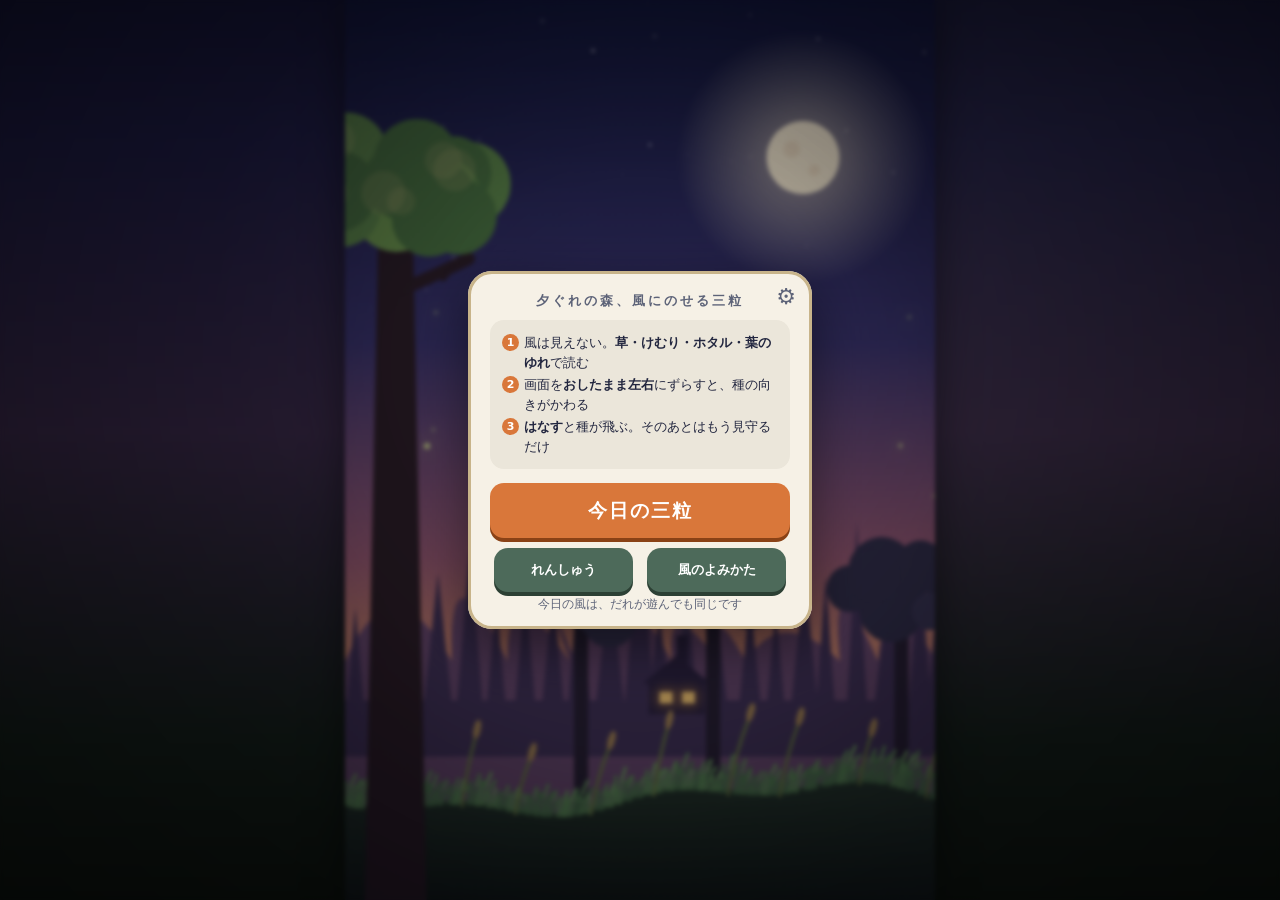
<file: shisaku6/index.html>
<!DOCTYPE html>
<html lang="ja">
<head>
<meta charset="utf-8">
<meta name="viewport" content="width=device-width,initial-scale=1,maximum-scale=1,user-scalable=no">
<title>試作6</title>
<style>
:root{--bg:#0c0e24;--ink:#22263f;--card:#f6f1e6;--rim:#c8b48a;--accent:#d9773a;--accentDark:#8a4216;--sub:#5d6378;--subbtn:#4d6a5a;--subbtnDark:#2c4034;--howbg:#ebe6da;--logo1:#fff1c4;--logo2:#f0a060;--logoShadow:#40200c}
html,body{margin:0;height:100%;background:var(--bg);font-family:"Hiragino Maru Gothic ProN","Rounded Mplus 1c","M PLUS Rounded 1c","Noto Sans CJK JP",system-ui,sans-serif;overflow:hidden;touch-action:none;user-select:none;-webkit-user-select:none;color:var(--ink)}
#wrap{display:flex;justify-content:center;align-items:center;height:100%}
canvas{display:block;height:min(100vh,calc(100vw*640/420));width:auto;aspect-ratio:420/640;touch-action:none;box-shadow:0 0 40px rgba(0,0,0,.45)}
.ov{position:fixed;inset:0;display:none;align-items:center;justify-content:center;background:radial-gradient(circle at 50% 40%,rgba(0,0,0,.25),rgba(0,0,0,.6));backdrop-filter:blur(2px)}
.card{position:relative;background:var(--card);border-radius:24px;padding:20px 22px 16px;text-align:center;width:300px;line-height:1.5;box-shadow:0 18px 50px rgba(0,0,0,.45),inset 0 0 0 3px var(--rim)}
.pop{animation:pop .45s cubic-bezier(.2,1.6,.4,1) both}
@keyframes pop{from{transform:scale(.6) translateY(30px);opacity:0}to{transform:none;opacity:1}}
.logo{font-size:46px;font-weight:900;letter-spacing:2px;line-height:1.05;margin:2px 0 4px;background:linear-gradient(180deg,var(--logo1),var(--logo2));-webkit-background-clip:text;background-clip:text;color:transparent;filter:drop-shadow(0 3px 0 var(--logoShadow)) drop-shadow(0 6px 10px rgba(0,0,0,.25));animation:float 3s ease-in-out infinite}
@keyframes float{50%{transform:translateY(-4px) rotate(-1deg)}}
.tag{font-size:13px;font-weight:bold;color:var(--sub);letter-spacing:3px;margin-bottom:10px}
.how{list-style:none;padding:10px 12px;margin:0 0 12px;background:var(--howbg);border-radius:14px;text-align:left;font-size:13px}
.how li{margin:3px 0;padding-left:22px;position:relative}
.how li:before{content:attr(data-i);position:absolute;left:0;top:1px;width:17px;height:17px;border-radius:50%;background:var(--accent);color:#fff;font-size:11px;text-align:center;line-height:17px;font-weight:bold}
button{font:inherit;font-weight:900;border:0;border-radius:14px;padding:10px 14px;margin:4px;background:var(--accent);color:#fff;cursor:pointer;box-shadow:0 4px 0 var(--accentDark);transition:transform .06s,box-shadow .06s}
button:active{transform:translateY(3px);box-shadow:0 1px 0 var(--accentDark)}
button.big{font-size:19px;padding:13px 10px;width:100%;margin:2px 0 6px;letter-spacing:2px}
button.sub{background:var(--subbtn);box-shadow:0 4px 0 var(--subbtnDark);font-size:13px}
.row{display:flex;gap:6px;justify-content:center}.row button{flex:1}
.small{font-size:11.5px;color:var(--sub);min-height:14px;white-space:pre-wrap;word-break:break-all}
.rank{font-size:30px;font-weight:900;color:var(--accent);text-shadow:0 3px 0 var(--accentDark);animation:stamp .5s .15s cubic-bezier(.2,1.8,.4,1) both}
@keyframes stamp{from{transform:scale(2.4) rotate(-12deg);opacity:0}to{transform:none;opacity:1}}
.score{font-size:15px;font-weight:bold;margin:2px 0}
.emoji{font-size:28px;letter-spacing:4px;margin:4px 0 8px}

/* スマホ対応（2026-10-25）：小ボタンを44px以上に、横持ちのスマホでは縦持ちの案内を出す */
button.sub,.row button{min-height:44px}
#rotate{position:fixed;inset:0;z-index:50;display:none;flex-direction:column;align-items:center;justify-content:center;gap:8px;background:rgba(10,12,26,.94);color:#fff;text-align:center;font-weight:900;font-size:18px;padding:20px}
#rotate .rs{font-size:13px;font-weight:bold;opacity:.8}
#rotate .ri{font-size:44px}
@media (orientation:landscape) and (max-height:500px) and (pointer:coarse){#rotate{display:flex}}
.tells{display:grid;grid-template-columns:1fr 1fr;gap:6px;margin:6px 0 8px}
.tells div{background:#22263f;color:#ece8f2;border-radius:12px;padding:4px 4px 6px;font-size:11px;line-height:1.35}
.tells canvas{width:100%;height:auto;aspect-ratio:130/84;box-shadow:none;display:block;border-radius:8px}
.seedrow{font-size:26px;letter-spacing:6px;margin:2px 0 6px}
#rSub{white-space:pre-line;line-height:1.55}
/* ことば切替（2026-10-26）：歯車は44px角。英語用の詰めは .lang-en の時だけ（日本語の見た目は変えない） */
.card{position:relative}
.gear{position:absolute;z-index:3;top:4px;right:4px;width:44px;height:44px;min-height:44px;padding:0;margin:0;background:transparent;box-shadow:none;color:var(--sub);font-size:22px;line-height:44px}
.gear:active{transform:none;background:rgba(0,0,0,.06)}
button[aria-pressed="true"]{outline:3px solid var(--accent);outline-offset:2px}
.lang-en .tag{letter-spacing:1px}
.lang-en .row button{font-size:13px}
.lang-en .small{word-break:normal;overflow-wrap:anywhere} /* 英語は単語の途中で折らない */
/* v3i（2026-10-26）：スマホの上下の余白を夕空と草地の色でつなぐ／結果に「じぶんの最高」と「つぎのコツ」（見た目だけ。風・判定には触れない） */
html,body{background:linear-gradient(180deg,#141433 0%,#1e1c44 16%,#3a2a4a 48%,#16201c 82%,#0e1410 100%)}
#wrap{background:radial-gradient(ellipse at 70% 30%,rgba(255,236,190,.06),rgba(0,0,0,0) 55%)}
.best{font-size:12px;font-weight:bold;color:var(--sub);margin:0 0 6px}
.best.new{color:var(--accent);animation:stamp .5s .5s cubic-bezier(.2,1.8,.4,1) both}
.tip{font-size:12px;line-height:1.55;color:#3a4030;background:#e8ecd6;border-radius:12px;padding:7px 10px;margin:0 0 8px;text-align:left}
.tip:empty,.best:empty{display:none}
</style>
</head>
<body>
<div id="wrap"><canvas id="c"></canvas></div>
<div id="rotate" aria-live="polite"><div class="ri">📱</div><div id="rotateMsg" data-i18n="rotate_msg">スマホを縦にして遊んでね</div><div class="rs" id="rotateSub" data-i18n="rotate_sub">このゲームは縦長の画面用です</div></div>

<div id="start" class="ov"><div class="card pop">
  <button id="bGear" class="gear" aria-label="設定" data-i18n-aria="settings">⚙</button>
  <div class="tag" data-i18n="tag">夕ぐれの森、風にのせる三粒</div>
  <ul class="how">
    <li data-i="1" data-i18n="how1">風は見えない。<b>草・けむり・ホタル・葉のゆれ</b>で読む</li>
    <li data-i="2" data-i18n="how2">画面を<b>おしたまま左右</b>にずらすと、種の向きがかわる</li>
    <li data-i="3" data-i18n="how3"><b>はなす</b>と種が飛ぶ。そのあとはもう見守るだけ</li>
  </ul>
  <button id="bDaily" data-i18n="b_daily" class="big">今日の三粒</button>
  <div class="row"><button id="bPrac" data-i18n="b_prac" class="sub">れんしゅう</button><button id="bHow" data-i18n="b_how" class="sub">風のよみかた</button></div>
  <div id="dailyInfo" class="small"></div>
</div></div>

<div id="howto" class="ov"><div class="card pop">
  <div class="tag" style="font-size:16px;font-weight:900" data-i18n="how_head">風は、森がおしえてくれる</div>
  <div class="tells">
    <div><canvas id="h1" width="130" height="84"></canvas><span data-i18n="tell1">草のなびき<br>地面ちかくの風</span></div>
    <div><canvas id="h2" width="130" height="84"></canvas><span data-i18n="tell2">けむりのまがり<br>高さごとの風のちがい</span></div>
    <div><canvas id="h3" width="130" height="84"></canvas><span data-i18n="tell3">ホタルの流れ<br>種のいる高い所の風</span></div>
    <div><canvas id="h4" width="130" height="84"></canvas><span data-i18n="tell4">葉のざわめき<br>強い風が来る合図</span></div>
  </div>
  <div class="small" style="text-align:left;line-height:1.6" data-i18n="how_note">・強い風は<b>左の木</b>から順に葉をゆらしてやってくる。<br>・その日の風は、だれが遊んでも同じ。三粒とも同じ風。<br>・とどけ先は一粒ごとにちがう友だちのうろ。</div>
  <button id="bHowBack" data-i18n="b_howback" class="big">わかった</button>
</div></div>

<div id="over" class="ov"><div class="card pop">
  <div id="rRank" class="rank"></div>
  <div id="rScore" class="score"></div>
  <div id="emoji" class="emoji"></div>
  <div id="rSub" class="small"></div>
  <div id="rBest" class="best"></div>
  <div id="rTip" class="tip"></div>
  <button id="bRetry" data-i18n="b_retry" class="big">れんしゅう（べつの風）</button>
  <div class="row"><button id="bCopy" data-i18n="b_copy" class="sub">結果をコピー</button><button id="bMenu" data-i18n="b_menu" class="sub">タイトルへ</button></div>
  <div id="msg" class="small"></div>
</div></div>

<div id="settings" class="ov"><div class="card pop">
  <div class="rank" data-i18n="settings_title">設定</div>
  <div class="small" data-i18n="lang_label">ことば / Language</div>
  <div class="row"><button class="sub" data-lang="ja" lang="ja">日本語</button><button class="sub" data-lang="en" lang="en">English</button></div>
  <button id="bSetClose" class="big" data-i18n="close">とじる</button>
</div></div>

<script>
// ===== 共通キット：音（WebAudio合成のみ）・演出（パーティクル/揺れ/ヒットストップ）・乱数 =====
const PARAMS=new URLSearchParams(location.search);
const AUTOTEST=!!PARAMS.get('autotest');
const FONT='"Hiragino Maru Gothic ProN","Rounded Mplus 1c","M PLUS Rounded 1c","Noto Sans CJK JP",system-ui,sans-serif';
function mulberry(a){return function(){a|=0;a=a+0x6D2B79F5|0;let t=Math.imul(a^a>>>15,1|a);t=t+Math.imul(t^t>>>7,61|t)^t;return((t^t>>>14)>>>0)/4294967296}}
function todaySeed(d=new Date()){return d.getFullYear()*10000+(d.getMonth()+1)*100+d.getDate();}
const easeOut=k=>1-Math.pow(1-Math.min(1,Math.max(0,k)),3);
const easeOutBack=k=>{k=Math.min(1,Math.max(0,k));const c=1.9;return 1+(c+1)*Math.pow(k-1,3)+c*Math.pow(k-1,2);};
const lerp=(a,b,k)=>a+(b-a)*k;
const NOTE=n=>440*Math.pow(2,(n-69)/12);
function rrect(ctx,x,y,w,h,r){ctx.beginPath();if(ctx.roundRect)ctx.roundRect(x,y,w,h,r);else ctx.rect(x,y,w,h);}
function starPath(ctx,x,y,r,rot){ctx.beginPath();for(let i=0;i<10;i++){const a=rot+i*Math.PI/5,q=i%2?r*0.45:r;ctx.lineTo(x+Math.cos(a)*q,y+Math.sin(a)*q);}ctx.closePath();}
function setupCanvas(cv,W,H){const dpr=AUTOTEST?1:Math.min(2,window.devicePixelRatio||1);cv.width=W*dpr;cv.height=H*dpr;return {ctx:cv.getContext('2d'),dpr};}

const SND=(()=>{
  let ac=null,master=null,wetBus=null,nbuf=null;
  function init(){
    if(AUTOTEST)return null;
    if(ac){if(ac.state==='suspended')ac.resume();return ac;}
    try{ac=new (window.AudioContext||window.webkitAudioContext)();}catch(e){return null;}
    const comp=ac.createDynamicsCompressor();comp.threshold.value=-16;comp.ratio.value=5;comp.attack.value=0.002;comp.release.value=0.25;
    master=ac.createGain();master.gain.value=0.85;master.connect(comp);comp.connect(ac.destination);
    const rev=ac.createConvolver();const r=ac.sampleRate,len=Math.floor(r*2.2),b=ac.createBuffer(2,len,r);
    for(let c=0;c<2;c++){const d=b.getChannelData(c);for(let i=0;i<len;i++)d[i]=(Math.random()*2-1)*Math.pow(1-i/len,3.2);}
    rev.buffer=b;wetBus=ac.createGain();wetBus.gain.value=0.32;wetBus.connect(rev);rev.connect(master);
    const nl=ac.sampleRate*2;nbuf=ac.createBuffer(1,nl,ac.sampleRate);const nd=nbuf.getChannelData(0);for(let i=0;i<nl;i++)nd[i]=Math.random()*2-1;
    return ac;
  }
  function route(node,wet,pan){let n=node;if(pan&&ac.createStereoPanner){const p=ac.createStereoPanner();p.pan.value=pan;node.connect(p);n=p;}n.connect(master);if(wet>0){const s=ac.createGain();s.gain.value=wet;n.connect(s);s.connect(wetBus);}}
  function tone({f=440,type='sine',dur=.2,vol=.2,at=0,att=.004,wet=.15,slide=0,detune=0,pan=0}){
    if(!init())return;const t=ac.currentTime+at,o=ac.createOscillator(),g=ac.createGain();
    o.type=type;o.frequency.setValueAtTime(f,t);if(slide)o.frequency.exponentialRampToValueAtTime(Math.max(20,f*slide),t+dur);o.detune.value=detune;
    g.gain.setValueAtTime(0.0001,t);g.gain.exponentialRampToValueAtTime(vol,t+att);g.gain.exponentialRampToValueAtTime(0.0001,t+dur);
    o.connect(g);route(g,wet,pan);o.start(t);o.stop(t+dur+0.05);}
  function noise({dur=.2,vol=.2,at=0,type='lowpass',freq=1200,q=0.7,wet=.1,sweep=0,att=0.002,pan=0}){
    if(!init())return;const t=ac.currentTime+at,s=ac.createBufferSource();s.buffer=nbuf;
    const fl=ac.createBiquadFilter();fl.type=type;fl.frequency.setValueAtTime(freq,t);if(sweep)fl.frequency.exponentialRampToValueAtTime(Math.max(30,freq*sweep),t+dur);fl.Q.value=q;
    const g=ac.createGain();g.gain.setValueAtTime(0.0001,t);g.gain.exponentialRampToValueAtTime(vol,t+att);g.gain.exponentialRampToValueAtTime(0.0001,t+dur);
    s.connect(fl);fl.connect(g);route(g,wet,pan);s.start(t,Math.random()*1.5);s.stop(t+dur+0.05);}
  function kick({f0=160,f1=42,dur=.45,vol=.9,at=0,wet=.08}){
    if(!init())return;const t=ac.currentTime+at,o=ac.createOscillator(),g=ac.createGain();
    o.frequency.setValueAtTime(f0,t);o.frequency.exponentialRampToValueAtTime(f1,t+0.11);
    g.gain.setValueAtTime(vol,t);g.gain.exponentialRampToValueAtTime(0.0001,t+dur);o.connect(g);route(g,wet);o.start(t);o.stop(t+dur+0.05);}
  function bell({f=880,vol=.14,at=0,dur=1.5,wet=.45,pan=0}){[1,2.76,5.40,8.93].forEach((m,i)=>tone({f:f*m,dur:dur/(1+i*0.8),vol:vol/(1+i*1.6),at,att:.002,wet,pan}));}
  function arp(notes,{step=.07,at=0,type='triangle',vol=.11,dur=.55,wet=.35}={}){notes.forEach((n,i)=>{const f=NOTE(n);tone({f,type,dur,vol,at:at+i*step,wet});tone({f:f*2,dur:dur*.6,vol:vol*.35,at:at+i*step,wet});});}
  function loop({freq=50,noiseFreq=260,vol=.04}){
    if(!init())return null;const s=ac.createBufferSource();s.buffer=nbuf;s.loop=true;const fl=ac.createBiquadFilter();fl.type='lowpass';fl.frequency.value=noiseFreq;
    const g=ac.createGain();g.gain.value=0;s.connect(fl);fl.connect(g);g.connect(master);s.start();
    const o=ac.createOscillator();o.type='triangle';o.frequency.value=freq;const og=ac.createGain();og.gain.value=0;o.connect(og);og.connect(master);o.start();
    const set=(v,f,nf)=>{const t=ac.currentTime;g.gain.setTargetAtTime(v,t,.25);og.gain.setTargetAtTime(v*.5,t,.25);if(f)o.frequency.setTargetAtTime(f,t,.4);if(nf)fl.frequency.setTargetAtTime(nf,t,.4);};
    set(vol);return {set,stop(){set(0);setTimeout(()=>{try{s.stop();o.stop();}catch(e){}},900);}};}
  return {init,tone,noise,kick,bell,arp,loop,get on(){return !!ac}};
})();

const FX={parts:[],texts:[],rings:[],shakeT:0,shakeA:0,flashA:0,flashCol:'#fff',stop:0,zoom:0,zx:210,zy:320,queue:[],
  reset(){this.parts=[];this.texts=[];this.rings=[];this.shakeT=0;this.flashA=0;this.stop=0;this.zoom=0;this.queue=[];},
  burst(x,y,n,o={}){if(AUTOTEST)return;for(let i=0;i<n;i++){const a=(o.dir??-Math.PI/2)+(Math.random()-.5)*(o.spread??Math.PI*2),sp=(o.speed??200)*(0.35+Math.random()*0.9);
    this.parts.push({x:x+(Math.random()-.5)*(o.w||0),y,vx:Math.cos(a)*sp,vy:Math.sin(a)*sp,life:(o.life??0.8)*(0.6+Math.random()*0.7),age:0,size:(o.size??4)*(0.6+Math.random()*0.8),
      col:Array.isArray(o.col)?o.col[Math.floor(Math.random()*o.col.length)]:(o.col??'#fff'),g:o.g??400,drag:o.drag??1.5,shape:o.shape??'circle',rot:Math.random()*6,vr:(Math.random()-.5)*12,glow:o.glow||0});}},
  ring(x,y,o={}){if(AUTOTEST)return;this.rings.push({x,y,age:0,life:o.life??.5,r0:o.r0??10,r1:o.r1??120,col:o.col??'#fff',w:o.w??6,sy:o.sy??1});},
  text(x,y,str,o={}){if(AUTOTEST)return;this.texts.push({x,y,str,age:0,life:o.life??1.1,size:o.size??30,col:o.col??'#fff',stroke:o.stroke??'#2a1a3a',rise:o.rise??36,pop:o.pop??2.0,rot:o.rot??0});},
  shake(a,t=.3){this.shakeA=Math.max(this.shakeA,a);this.shakeT=Math.max(this.shakeT,t);},
  flash(a=.6,col='#fff'){this.flashA=a;this.flashCol=col;},
  punch(z,x,y){this.zoom=Math.max(this.zoom,z);if(x!==undefined){this.zx=x;this.zy=y;}},
  hitstop(s,after){this.stop=Math.max(this.stop,s);if(after)this.queue.push(after);},
  update(dt){
    if(this.stop>0){this.stop-=dt;if(this.stop<=0){const q=this.queue;this.queue=[];q.forEach(f=>f());}return false;}
    for(const p of this.parts){p.age+=dt;const k=Math.exp(-p.drag*dt);p.vx*=k;p.vy=p.vy*k+p.g*dt;p.x+=p.vx*dt;p.y+=p.vy*dt;p.rot+=p.vr*dt;}
    this.parts=this.parts.filter(p=>p.age<p.life);for(const t of this.texts)t.age+=dt;this.texts=this.texts.filter(t=>t.age<t.life);
    for(const r of this.rings)r.age+=dt;this.rings=this.rings.filter(r=>r.age<r.life);
    this.shakeT=Math.max(0,this.shakeT-dt);this.flashA=Math.max(0,this.flashA-dt*2.2);this.zoom*=Math.exp(-dt*7);return true;},
  applyCam(ctx,W,H){const s=this.shakeT>0?this.shakeA*Math.min(1,this.shakeT*3.5):0;const z=1+this.zoom;
    ctx.translate(this.zx+(Math.random()-.5)*2*s,this.zy+(Math.random()-.5)*2*s);ctx.scale(z,z);ctx.translate(-this.zx,-this.zy);},
  draw(ctx){
    for(const r of this.rings){const k=r.age/r.life;ctx.globalAlpha=1-k;ctx.strokeStyle=r.col;ctx.lineWidth=r.w*(1-k)+0.5;ctx.beginPath();ctx.ellipse(r.x,r.y,lerp(r.r0,r.r1,easeOut(k)),lerp(r.r0,r.r1,easeOut(k))*r.sy,0,0,7);ctx.stroke();}
    for(const p of this.parts){const k=1-p.age/p.life;ctx.globalAlpha=Math.max(0,Math.min(1,k*1.5));ctx.fillStyle=p.col;
      if(p.glow){ctx.shadowColor=p.col;ctx.shadowBlur=p.glow;}
      if(p.shape==='rect'){ctx.save();ctx.translate(p.x,p.y);ctx.rotate(p.rot);ctx.fillRect(-p.size,-p.size*0.45,p.size*2,p.size*0.9);ctx.restore();}
      else if(p.shape==='star'){starPath(ctx,p.x,p.y,p.size*(0.5+0.5*k),p.rot);ctx.fill();}
      else if(p.shape==='leaf'){ctx.save();ctx.translate(p.x,p.y);ctx.rotate(p.rot);ctx.beginPath();ctx.ellipse(0,0,p.size*1.4,p.size*0.6,0,0,7);ctx.fill();ctx.restore();}
      else{ctx.beginPath();ctx.arc(p.x,p.y,p.size*(0.35+0.65*k),0,7);ctx.fill();}
      ctx.shadowBlur=0;}
    ctx.globalAlpha=1;
    for(const t of this.texts){const k=t.age/t.life;const sc=k<0.14?lerp(t.pop,1,easeOutBack(k/0.14)):1;ctx.save();ctx.translate(t.x,t.y-t.rise*easeOut(k));ctx.rotate(t.rot);ctx.scale(sc,sc);
      ctx.globalAlpha=k>0.75?(1-k)/0.25:1;ctx.font=`900 ${t.size}px ${FONT}`;ctx.textAlign='center';ctx.textBaseline='middle';ctx.lineJoin='round';
      ctx.lineWidth=t.size/4.5;ctx.strokeStyle=t.stroke;ctx.strokeText(t.str,0,0);ctx.fillStyle=t.col;ctx.fillText(t.str,0,0);ctx.restore();}
    ctx.globalAlpha=1;},
  drawFlash(ctx,W,H){if(this.flashA>0){ctx.globalAlpha=Math.min(1,this.flashA);ctx.fillStyle=this.flashCol;ctx.fillRect(0,0,W,H);ctx.globalAlpha=1;}}
};
function copyText(t,msgEl){(navigator.clipboard?navigator.clipboard.writeText(t):Promise.reject()).then(()=>msgEl.textContent='コピーしました（どこにも投稿していません）').catch(()=>msgEl.textContent=t);}

// ===== この作品（kaze-tane）だけ音量を上げる（2026-10-26）=====
// 共有の kit.js は変えずに、このゲームから SND に渡す音量を一律 KZ_VOL 倍にする。
// 自然の静けさを残すため、他2作にはそろえず「いちばん大きい音（50ms RMS）が -16 dBFS 前後」を目安にする（直す前は -21.9）
const KZ_VOL=2.0;
(()=>{const T=SND.tone,N=SND.noise,B=SND.bell,A=SND.arp,Lp=SND.loop;
  SND.tone=(o={})=>T({...o,vol:(o.vol??.2)*KZ_VOL});
  SND.noise=(o={})=>N({...o,vol:(o.vol??.2)*KZ_VOL});
  SND.bell=(o={})=>B({...o,vol:(o.vol??.14)*KZ_VOL});
  SND.arp=(n,o={})=>A(n,{...o,vol:(o.vol??.11)*KZ_VOL});
  SND.loop=(o={})=>{const L=Lp({...o,vol:(o.vol??.04)*KZ_VOL});if(!L)return L;const set=L.set;L.set=(v,f,nf)=>set(v*KZ_VOL,f,nf);return L;};})();
// ================= 設定 =================
const W=420,H=640,DT=1/60;
const START={x:86,y:198};               // 枝先の種の位置
// ===== 共通：ことばの切り替え（日本語が既定。英語は設定の歯車から。?lang=en は確認用で保存しない） =====
// 使い方：I18NKIT.init('<ゲーム名>', {ja:{...}, en:{...}}) のあと tx('key',{n:1}) で文字列。HTML は data-i18n="key"（innerHTML）/ data-i18n-aria="key"
const I18NKIT={lang:'ja',dict:{ja:{}},key:'',onchange:null,
  init(key,dict){this.key=key;this.dict=dict;let saved=null;try{saved=localStorage.getItem(key+'_lang');}catch(e){}
    const q=PARAMS.get('lang');this.lang=(q&&dict[q])?q:(saved&&dict[saved])?saved:'ja';this.apply();},
  t(k,v){const d=this.dict[this.lang]||{};let s=(k in d)?d[k]:this.dict.ja[k];if(s===undefined)return k;
    if(typeof s==='function')return s(v||{});return v?s.replace(/\{(\w+)\}/g,(m,n)=>(v[n]!==undefined?v[n]:m)):s;},
  set(l){if(!this.dict[l])return;this.lang=l;try{localStorage.setItem(this.key+'_lang',l);}catch(e){}this.apply();if(this.onchange)this.onchange();},
  apply(){document.documentElement.lang=this.lang;document.body.classList.toggle('lang-en',this.lang==='en');
    document.querySelectorAll('[data-i18n]').forEach(e=>{const s=this.t(e.dataset.i18n);if(e.innerHTML!==s)e.innerHTML=s;});
    document.querySelectorAll('[data-i18n-aria]').forEach(e=>e.setAttribute('aria-label',this.t(e.dataset.i18nAria)));
    document.querySelectorAll('[data-lang]').forEach(b=>b.setAttribute('aria-pressed',b.dataset.lang===this.lang?'true':'false'));}};
const tx=(k,v)=>I18NKIT.t(k,v);
// kit.js の copyText と同じ動き。メッセージだけ今のことばで出す
function copyTextI18n(t,msgEl){(navigator.clipboard?navigator.clipboard.writeText(t):Promise.reject()).then(()=>msgEl.textContent=tx('copied')).catch(()=>msgEl.textContent=t);}

// ================= ことば（日本語が既定。ja は元の文言そのまま／en は仮訳。英語でも方角・風の速さの語は使わない） =================
const I18N={ja:{tag:"夕ぐれの森、風にのせる三粒",rotate_msg:"スマホを縦にして遊んでね",rotate_sub:"このゲームは縦長の画面用です",settings:"設定",settings_title:"設定",lang_label:"ことば / Language",close:"とじる",copied:"コピーしました（どこにも投稿していません）",how1:"風は見えない。<b>草・けむり・ホタル・葉のゆれ</b>で読む",how2:"画面を<b>おしたまま左右</b>にずらすと、種の向きがかわる",how3:"<b>はなす</b>と種が飛ぶ。そのあとはもう見守るだけ",b_daily:"今日の三粒",b_prac:"れんしゅう",b_how:"風のよみかた",b_howback:"わかった",b_retry:"れんしゅう（べつの風）",b_copy:"結果をコピー",b_menu:"タイトルへ",how_head:"風は、森がおしえてくれる",tell1:"草のなびき<br>地面ちかくの風",tell2:"けむりのまがり<br>高さごとの風のちがい",tell3:"ホタルの流れ<br>種のいる高い所の風",tell4:"葉のざわめき<br>強い風が来る合図",how_note:"・強い風は<b>左の木</b>から順に葉をゆらしてやってくる。<br>・その日の風は、だれが遊んでも同じ。三粒とも同じ風。<br>・とどけ先は一粒ごとにちがう友だちのうろ。",fr_うさぎ:"うさぎ",fr_りす:"りす",fr_たぬき:"たぬき",fr_ふくろう:"ふくろう",fr_いたち:"いたち",w0:"とおく…",w1:"おしい",w2:"とどいた",w3:"ぴったり！",hud_daily:"今日の三粒",hud_prac:"れんしゅう",hud_to:"{who}のうろへ",hint_hold:"左右にずらして向きをえらび、はなす",hint_watch:"草・けむり・ホタル・葉を見て、おしたまま待つ",rank_8:"風よみの名人",rank_6:"森の風なじみ",rank_3:"ふわり見習い",rank_0:"まいごの種",share_prac:"れんしゅう",daily_done:"今日の記録 {text}（今日の三粒はおしまい。れんしゅうは何度でも）",daily_none:"今日の風は、だれが遊んでも同じです",r_daily:"{d} の風　三粒の旅",r_prac:"れんしゅうの風　三粒の旅",r_line:"{who}：{word}",r_again:"\n（今日の三粒はおしまい。また明日の風で）",suffix:"（試作）",best_pts:"じぶんの最高：{m}（三粒で{n}てん）",best_new:"★ じぶんの最高を更新！ {m}",tip_short:"コツ：{who}のうろの手前で落ちた。おしたまま右へずらすと、遠くまでとぶ。",tip_over:"コツ：{who}のうろをとびこえた。左へずらすか、葉のざわめきがおさまるのを待とう。",tip_ok:"コツ：三粒ともぴったり！ べつの風でも読めるかな。"},
 en:{tag:"three seeds on the wind, in the evening forest",rotate_msg:"Please turn your phone upright",rotate_sub:"This game is made for a tall screen",settings:"Settings",settings_title:"Settings",lang_label:"ことば / Language",close:"Close",copied:"Copied (nothing was posted anywhere)",how1:"The wind is invisible. Read it in the <b>grass, smoke, fireflies and leaves</b>",how2:"<b>Press and slide</b> sideways to tilt the seed",how3:"<b>Let go</b> and the seed flies. Then all you can do is watch",b_daily:"Today's 3 Seeds",b_prac:"Practice",b_how:"Reading the wind",b_howback:"Got it",b_retry:"Practice (another wind)",b_copy:"Copy result",b_menu:"Title",how_head:"The forest tells you the wind",tell1:"Grass bending<br>wind near the ground",tell2:"Smoke curling<br>how the wind changes with height",tell3:"Fireflies drifting<br>the wind up where the seed flies",tell4:"Leaves rustling<br>a strong gust is coming",how_note:"・Strong gusts arrive tree by tree, starting from the <b>tree on the left</b>.<br>・Each day has one wind, the same for everyone and for all three seeds.<br>・Each seed goes to a different friend's hollow.",fr_うさぎ:"rabbit",fr_りす:"squirrel",fr_たぬき:"tanuki",fr_ふくろう:"owl",fr_いたち:"weasel",w0:"Far off…",w1:"Close",w2:"Made it",w3:"Bullseye!",hud_daily:"Today",hud_prac:"Practice",hud_to:"To the {who}'s hollow",hint_hold:"Slide sideways to aim, then let go",hint_watch:"Read grass, smoke, fireflies, leaves. Press and hold",rank_8:"Wind Reader Master",rank_6:"Friend of the Forest Wind",rank_3:"Drift Apprentice",rank_0:"Lost Seed",share_prac:"practice",daily_done:"Today's record {text} (today's 3 seeds are done; practice as much as you like)",daily_none:"Today's wind is the same for everyone",r_daily:"{d} wind · a 3-seed journey",r_prac:"Practice wind · a 3-seed journey",r_line:"{who}: {word}",r_again:"\n(Today's 3 seeds are done. See you on tomorrow's wind)",suffix:" (prototype)",best_pts:"Your best: {m} ({n} points for 3 seeds)",best_new:"★ New personal best! {m}",tip_short:"Tip: it fell short of {who}'s hollow. Slide right while holding to send it farther.",tip_over:"Tip: it flew past {who}'s hollow. Slide left, or wait for the rustling leaves to settle.",tip_ok:"Tip: all three seeds right on target! Can you read a different wind too?"}};
const word=v=>tx('w'+v),friend=who=>tx('fr_'+who);
const FRIENDS=['うさぎ','りす','たぬき','ふくろう','いたち'];
const MARK=['🍂','🍃','🌰','🎯'];        // 0とおく／1おしい／2とどいた／3ぴったり
const WORD=['とおく…','おしい','とどいた','ぴったり！'];   // 日本語の元。画面には word(v) で今のことばを出す
const cv=document.getElementById('c');let {ctx,dpr}=setupCanvas(cv,W,H);
const groundY=x=>566+9*Math.sin(x/70)+5*Math.sin(x/23+1);

// ===== 風（日付シードで決まる。画面には数値も矢印も出さない） =====
function makeWind(seed){const r=mulberry(seed*7+13);
  const w={B:lerp(-12,38,r()),S:lerp(-26,26,r()),A:lerp(16,44,r()),P:lerp(5,8.5,r()),c:150,gd:r()<0.8?1:-1};w.ph=r()*w.P;
  // とどけ先3つ（重ならないように）
  const xs=[];let guard=0;while(xs.length<3&&guard++<200){const x=lerp(156,392,r());if(xs.every(v=>Math.abs(v-x)>54))xs.push(x);}
  while(xs.length<3)xs.push(156+xs.length*90);
  const fr=FRIENDS.slice();for(let i=fr.length-1;i>0;i--){const j=Math.floor(r()*(i+1));[fr[i],fr[j]]=[fr[j],fr[i]];}
  w.targets=xs.map((x,i)=>({x,y:groundY(x),who:fr[i]}));return w;}
const hOf=y=>(400-y)/260;                                   // 高さ係数（上ほど大）
function gust(w,x,t){const tau=t-(x+40)/w.c;return Math.pow(Math.max(0,Math.sin(2*Math.PI*(tau+w.ph)/w.P)),3);}
function windAt(w,x,y,t){const h=hOf(y);return w.B+w.S*h+w.gd*w.A*gust(w,x,t)*(0.75+0.25*Math.max(0,h));}

// ===== 種の飛び方（本番も自動テストも同じ関数。固定刻みで決定的） =====
function seedStep(s,w,dt){const a=s.a;
  const vx=windAt(w,s.x,s.y,s.t)*(1-0.3*Math.abs(a))+62*a*Math.exp(-s.tau/0.9)+22*a;
  const vy=60+10*Math.abs(a);
  s.x+=vx*dt;s.y+=vy*dt;s.t+=dt;s.tau+=dt;s.spin+=dt*(16+6*Math.abs(a));
  if(s.y>=groundY(s.x)){s.y=groundY(s.x);s.done=true;}
  if(s.x<-30||s.x>W+30||s.tau>20){s.done=true;s.off=true;}}
function newSeed(tr,a){return {x:START.x,y:START.y,t:tr,tau:0,a,spin:0,done:false,off:false};}
function simulate(w,tr,a,dt=DT){const s=newSeed(tr,a);while(!s.done)seedStep(s,w,dt);return s;}
function grade(s,tx){if(s.off)return 0;const d=Math.abs(s.x-tx);return d<=11?3:d<=28?2:d<=60?1:0;}

// v3i：短い振動（対応する端末だけ。iPhoneのSafariは振動しない）
function buzz(p){if(AUTOTEST)return;try{if(navigator.vibrate)navigator.vibrate(p);}catch(e){}}
// ===== ゲーム状態 =====
let g=null,T=0;
function newGame(seed,mode){g={seed,mode,w:makeWind(seed),idx:0,res:[],phase:'watch',t:0,hold:null,a:0,s:null,landT:0,acc:0,trail:[]};FX.reset();}
function curTarget(){return g.w.targets[g.idx];}
function release(){if(!g||g.phase!=='hold')return;g.s=newSeed(g.t,g.a);g.phase='fly';g.trail=[];
  SND.noise({dur:.5,vol:.12,type:'bandpass',freq:900,q:.8,sweep:2.2,wet:.2});SND.tone({f:NOTE(79),type:'triangle',dur:.25,vol:.08,wet:.3});
  FX.burst(START.x,START.y,10,{col:['#ffe9b0','#f6c77a'],speed:80,g:60,life:.6,size:2.4,glow:8});}
function landed(){const s=g.s,tg=curTarget(),gr=grade(s,tg.x);g.res.push(gr);g.phase='land';g.landT=0;if(!AUTOTEST)(g.lx=g.lx||[]).push(s.x-tg.x);buzz(gr===3?[30,40,80]:gr>=1?40:15);
  const x=s.off?Math.max(20,Math.min(W-20,s.x)):s.x;
  landFeel(gr,s,tg);
  FX.text(x,Math.min(s.y,540)-30,word(gr),{size:gr===3?34:26,col:gr===3?'#ffe27a':gr>=2?'#fff1c4':'#e6e0ff',stroke:'#2a1e3a'});
  if(gr===3){FX.ring(tg.x,tg.y-14,{r1:90,col:'#ffe27a',w:7,sy:.6});FX.burst(tg.x,tg.y-16,40,{col:['#ffe27a','#b8ff9a','#fff'],speed:240,g:260,life:1.1,size:3.2,shape:'star',glow:10});FX.shake(4,.25);FX.flash(.25,'#fff6d0');
    SND.arp([72,76,79,83,86,91],{step:.08,vol:.11});SND.bell({f:NOTE(84),vol:.1,at:.3});}
  else if(gr===2){FX.burst(s.x,s.y-6,18,{col:['#c9e7a8','#fff1c4'],speed:140,g:200,life:.8,size:2.6,shape:'leaf'});SND.arp([67,72,76,79],{step:.09,vol:.1});}
  else if(gr===1){FX.burst(s.x,s.y-4,10,{col:['#9fbf8a'],speed:90,g:220,life:.6,size:2.4,shape:'leaf'});SND.arp([64,67,71],{step:.1,vol:.08});}
  else{SND.tone({f:NOTE(57),type:'triangle',dur:.7,vol:.08,slide:.8,wet:.3});SND.noise({dur:.4,vol:.05,freq:500});}
}
// ===== 着地の手ざわり（2026-10-26 追加・見た目と音だけ）=====
// ぽとり音、地面の波紋、まわりの草が押されて揺れもどる、小さな芽が出て、その日の終わりまで残る
function landFeel(gr,s,tg){if(s.off)return;
  const onStump=gr===3,lx=onStump?tg.x:s.x,ly=onStump?tg.y-19:groundY(s.x)+2;
  SND.tone({f:NOTE(onStump?62:55),type:'sine',dur:.16,vol:.09,slide:.55,wet:.15});SND.noise({dur:.07,vol:.045,type:'lowpass',freq:700});
  FX.ring(lx,ly+2,{r0:3,r1:gr>=2?46:30,col:'rgba(255,241,196,.9)',w:3,sy:.28,life:.7});
  FX.ring(lx,ly+2,{r0:2,r1:gr>=2?28:18,col:'rgba(200,240,170,.8)',w:2,sy:.28,life:.95});
  g.imp={x:onStump?tg.x:s.x,t:T,a:gr>=2?1:.6};
  if(gr>=1){(g.sprouts||(g.sprouts=[])).push({x:onStump?tg.x+21:s.x,y:onStump?groundY(tg.x+21)+2:groundY(s.x)+2,t:T+(onStump?.45:.3),k:gr===3?1.15:gr===2?1:.6,glow:gr});}
}
function nextSeed(){g.idx++;if(g.idx>=3){g.phase='done';showResult();return;}g.phase='watch';g.t=0;g.s=null;g.a=0;g.trail=[];
  SND.tone({f:NOTE(74),type:'sine',dur:.3,vol:.05,wet:.4});}

// 固定刻みで進める（実時間と無関係に同じ結果）
function step(){
  if(g.phase==='watch'||g.phase==='hold'){g.t+=DT;}
  else if(g.phase==='fly'){seedStep(g.s,g.w,DT);if(Math.floor(g.s.tau*30)%2===0)g.trail.push({x:g.s.x,y:g.s.y,a:1});if(g.s.done)landed();}
  else if(g.phase==='land'){g.landT+=DT;if(g.landT>1.9)nextSeed();}
}

// ================= 背景の生き物たち（風の手がかり） =================
const BG=(()=>{const r=mulberry(777);
  const stars=[...Array(46)].map(()=>({x:r()*W,y:r()*300,s:r()*1.4+.3,p:r()*6}));
  const grass=[];for(let x=-4;x<W+6;x+=7)grass.push({x:x+r()*4,h:12+r()*16,p:r()*6,c:r()});
  const reeds=[...Array(9)].map((_,i)=>({x:i*48+20+r()*20,h:34+r()*24,p:r()*6}));
  const trees=[{x:36,cy:126,r:62,trunk:[22,52],top:140,main:true},{x:168,cy:430,r:40,top:440},{x:262,cy:404,r:46,top:420},{x:396,cy:420,r:44,top:430}];
  trees.forEach(t=>{t.blobs=[...Array(t.main?14:9)].map(()=>({dx:(r()-.5)*t.r*1.6,dy:(r()-.5)*t.r*1.0,rr:t.r*(0.28+r()*0.26),k:r()}));});
  const hills1=[...Array(12)].map((_,i)=>({x:i*40-10,h:40+r()*50,w:50+r()*40}));
  const forest=[...Array(22)].map((_,i)=>({x:i*20-6+r()*8,h:60+r()*70,w:12+r()*10}));
  return {stars,grass,reeds,trees,hills1,forest};})();
const SMOKE={x:240,y:450,parts:[],acc:0};
const FLIES=[...Array(16)].map((_,i)=>{const r=mulberry(99+i);return {x:r()*W,y:150+r()*210,p:r()*6,f:.6+r()*.8,wx:r()*6,ph:r()};});
const LEAVES=[];
function windNow(x,y){return g?windAt(g.w,x,y,g.t+(g.phase==='fly'?0:0)):12+8*Math.sin(T*.4)+6*Math.max(0,Math.sin(T*.9));}
function gustNow(x){return g?gust(g.w,x,g.phase==='fly'||g.phase==='land'?(g.s?g.s.t:g.t):g.t):Math.pow(Math.max(0,Math.sin(T*.9)),3);}
function tNow(){return g?(g.s&&(g.phase==='fly'||g.phase==='land')?g.s.t:g.t):T;}
function windT(x,y){if(!g)return windNow(x,y);return windAt(g.w,x,y,tNow());}
function stepWorld(dt){
  SMOKE.acc+=dt;while(SMOKE.acc>.11){SMOKE.acc-=.11;SMOKE.parts.push({x:SMOKE.x+(Math.random()-.5)*3,y:SMOKE.y,age:0,s:5+Math.random()*2,wb:Math.random()*6.28,a:.5+Math.random()*.5});}
  for(const p of SMOKE.parts){p.age+=dt;p.y-=34*dt;p.x+=(windT(p.x,p.y)*0.9+Math.sin(p.age*2.3+p.wb)*5)*dt;p.s+=dt*3.0;}
  SMOKE.parts=SMOKE.parts.filter(p=>p.y>120&&p.age<9&&p.x>-40&&p.x<W+40);
  for(const f of FLIES){f.x+=(windT(f.x,f.y)*0.8+Math.sin(T*f.f+f.p)*10)*dt;f.y+=Math.cos(T*f.f*1.3+f.p)*9*dt;if(f.x>W+12)f.x=-12;if(f.x<-12)f.x=W+12;f.y=Math.max(140,Math.min(380,f.y));}
  for(const t of BG.trees){const gu=gustNow(t.x);t.shake=gu;if(gu>0.45&&Math.random()<dt*(t.main?7:4)*gu){LEAVES.push({x:t.x+(Math.random()-.5)*t.r,y:t.cy+(Math.random()-.5)*t.r*.6,vy:20,rot:Math.random()*6,age:0,c:Math.random()});}}
  for(const l of LEAVES){l.age+=dt;l.x+=windT(l.x,l.y)*1.05*dt;l.y+=l.vy*dt;l.vy=Math.min(42,l.vy+20*dt);l.rot+=dt*5;}
  for(let i=LEAVES.length-1;i>=0;i--){const l=LEAVES[i];if(l.age>9||l.y>groundY(l.x)||l.x<-20||l.x>W+20)LEAVES.splice(i,1);}
}

// ================= 描画 =================
function drawSky(){
  const sk=ctx.createLinearGradient(0,0,0,H);sk.addColorStop(0,'#141a42');sk.addColorStop(.38,'#3b3570');sk.addColorStop(.62,'#9a5c78');sk.addColorStop(.78,'#e59a6c');sk.addColorStop(1,'#f3c48a');
  ctx.fillStyle=sk;ctx.fillRect(0,0,W,H);
  for(const s of BG.stars){ctx.globalAlpha=(0.35+0.35*Math.sin(T*1.6+s.p))*Math.max(0,1-s.y/300);ctx.fillStyle='#fff';ctx.beginPath();ctx.arc(s.x,s.y,s.s,0,7);ctx.fill();}
  ctx.globalAlpha=1;
  const mg=ctx.createRadialGradient(326,112,10,326,112,90);mg.addColorStop(0,'rgba(255,240,210,.55)');mg.addColorStop(1,'rgba(255,240,210,0)');ctx.fillStyle=mg;ctx.fillRect(220,20,210,190);
  ctx.fillStyle='#fff3da';ctx.beginPath();ctx.arc(326,112,26,0,7);ctx.fill();ctx.fillStyle='rgba(230,200,170,.35)';ctx.beginPath();ctx.arc(318,106,6,0,7);ctx.arc(334,121,4,0,7);ctx.fill();
}
function drawFar(){
  ctx.fillStyle='#6a4a72';ctx.beginPath();ctx.moveTo(0,470);for(const h of BG.hills1){ctx.quadraticCurveTo(h.x+h.w/2,470-h.h,h.x+h.w,470);}ctx.lineTo(W,H);ctx.lineTo(0,H);ctx.fill();
  ctx.fillStyle='#43345c';for(const f of BG.forest){ctx.beginPath();ctx.moveTo(f.x,500);ctx.lineTo(f.x+f.w/2,500-f.h);ctx.lineTo(f.x+f.w,500);ctx.fill();}
  ctx.fillStyle='#43345c';ctx.fillRect(0,498,W,40);
  // 遠くの小屋とえんとつ（けむりの出どころ）
  ctx.fillStyle='#2f2546';ctx.beginPath();ctx.moveTo(212,486);ctx.lineTo(236,466);ctx.lineTo(260,486);ctx.fill();ctx.fillRect(216,486,40,22);ctx.fillRect(236,452,8,24);
  ctx.fillStyle='#ffcf7a';ctx.shadowColor='#ffb24a';ctx.shadowBlur=10;ctx.fillRect(224,492,9,8);ctx.fillRect(240,492,9,8);ctx.shadowBlur=0;
}
function drawSmoke(){for(const p of SMOKE.parts){const k=p.age/9;ctx.globalAlpha=Math.max(0,.36*p.a*(1-k)*(1-k*.4))*Math.min(1,p.age*2.5);const gr=ctx.createRadialGradient(p.x,p.y,0,p.x,p.y,p.s);gr.addColorStop(0,'#efe6f2');gr.addColorStop(1,'rgba(220,210,232,0)');ctx.fillStyle=gr;ctx.beginPath();ctx.arc(p.x,p.y,p.s,0,7);ctx.fill();}ctx.globalAlpha=1;}
function leafCol(c,k){return k>0.66?'#5f8a4e':k>0.33?'#4b7444':'#6f9a52';}
function drawTree(t){const sh=t.shake||0;
  if(t.main){ctx.fillStyle='#2d1f2a';ctx.beginPath();ctx.moveTo(14,H);ctx.lineTo(24,150);ctx.lineTo(48,150);ctx.lineTo(58,H);ctx.fill();
    ctx.strokeStyle='#2d1f2a';ctx.lineWidth=9;ctx.lineCap='round';ctx.beginPath();ctx.moveTo(40,206);ctx.quadraticCurveTo(64,196,START.x+2,START.y-14);ctx.stroke();ctx.lineWidth=4;ctx.beginPath();ctx.moveTo(70,198);ctx.lineTo(80,186);ctx.stroke();}
  else{ctx.fillStyle='#2a2238';ctx.fillRect(t.x-5,t.top,10,groundY(t.x)-t.top+6);}
  for(const b of t.blobs){const j=sh*(4+b.k*4)*Math.sin(T*22+b.k*9),jy=sh*2*Math.cos(T*19+b.k*7);
    ctx.fillStyle=t.main?leafCol(0,b.k):(b.k>.5?'#33304e':'#3b3758');ctx.beginPath();ctx.arc(t.x+b.dx+j,t.cy+b.dy+jy,b.rr,0,7);ctx.fill();}
  if(t.main){ctx.fillStyle='rgba(255,220,160,.12)';for(const b of t.blobs.slice(0,6)){ctx.beginPath();ctx.arc(t.x+b.dx+sh*5*Math.sin(T*22+b.k*9)-b.rr*.3,t.cy+b.dy-b.rr*.35,b.rr*.5,0,7);ctx.fill();}}
}
function drawGround(){
  const gg=ctx.createLinearGradient(0,540,0,H);gg.addColorStop(0,'#2b3d34');gg.addColorStop(1,'#141e1c');ctx.fillStyle=gg;
  ctx.beginPath();ctx.moveTo(0,H);for(let x=0;x<=W;x+=6)ctx.lineTo(x,groundY(x));ctx.lineTo(W,H);ctx.fill();
  ctx.lineCap='round';
  const imp=g&&g.imp&&T-g.imp.t<1.4?g.imp:null;
  for(const gr of BG.grass){let lean=Math.max(-1,Math.min(1,windT(gr.x,groundY(gr.x)-8)/55))*0.85+Math.sin(T*2.2+gr.p)*0.06;
    if(imp){const d=gr.x-imp.x,e=T-imp.t;if(Math.abs(d)<52)lean+=Math.sign(d)*imp.a*(1-Math.abs(d)/52)*Math.exp(-e*3.5)*Math.cos(e*13)*0.55;}
    const bx=gr.x,by=groundY(gr.x)+2;ctx.strokeStyle=gr.c>.5?'#4f7a52':'#5f8f5c';ctx.lineWidth=2.2;
    for(let k=-1;k<=1;k++){const hh=gr.h*(k?0.75:1);ctx.beginPath();ctx.moveTo(bx+k*2.5,by);ctx.quadraticCurveTo(bx+k*2.5+Math.sin(lean)*hh*.4,by-hh*.6,bx+k*2.5+Math.sin(lean+k*.15)*hh,by-Math.cos(lean)*hh);ctx.stroke();}
    const gu=gustNow(gr.x);if(gu>.12){ctx.globalAlpha=Math.min(.75,gu*.8);ctx.strokeStyle='#c8e6a0';ctx.lineWidth=1.6;const tx0=bx+Math.sin(lean)*gr.h*.62,ty0=by-Math.cos(lean)*gr.h*.62;ctx.beginPath();ctx.moveTo(tx0,ty0);ctx.lineTo(bx+Math.sin(lean)*gr.h,by-Math.cos(lean)*gr.h);ctx.stroke();ctx.globalAlpha=1;}}
}
function drawSprouts(){if(!g||!g.sprouts)return;ctx.lineCap='round';
  for(const sp of g.sprouts){const e=T-sp.t;if(e<0)continue;const gk=easeOut(Math.min(1,e/.7)),h=22*sp.k*gk,sw=Math.max(-.5,Math.min(.5,windT(sp.x,sp.y-6)/110))+Math.sin(T*2+sp.x)*.04;
    if(e<1.6){const a=(1-e/1.6)*(sp.glow===3?.55:.4);const gl=ctx.createRadialGradient(sp.x,sp.y-6,1,sp.x,sp.y-6,30);gl.addColorStop(0,'rgba(220,255,180,'+a+')');gl.addColorStop(1,'rgba(220,255,180,0)');ctx.fillStyle=gl;ctx.fillRect(sp.x-32,sp.y-38,64,64);}
    const tx=sp.x+Math.sin(sw)*h,ty=sp.y-Math.cos(sw)*h;ctx.strokeStyle='#8fd066';ctx.lineWidth=2.6;ctx.beginPath();ctx.moveTo(sp.x,sp.y);ctx.quadraticCurveTo(sp.x+Math.sin(sw)*h*.2,sp.y-h*.55,tx,ty);ctx.stroke();
    const lf=Math.min(1,Math.max(0,(e-.35)/.5)),open=easeOut(lf);if(lf>0){ctx.fillStyle='#b4e07e';for(const sd of [-1,1]){ctx.save();ctx.translate(tx,ty);ctx.rotate(sw+sd*(0.25+0.85*open));ctx.beginPath();ctx.ellipse(sd*5.4*sp.k*open,0,6.6*sp.k*open+.3,3*sp.k*open+.2,0,0,7);ctx.fill();ctx.restore();}}}}
function drawReeds(){ctx.lineCap='round';for(const rd of BG.reeds){const gy=groundY(rd.x)+4;const lean=Math.max(-1,Math.min(1,windT(rd.x,gy-20)/55))*0.7+Math.sin(T*1.7+rd.p)*.05;
  const tx=rd.x+Math.sin(lean)*rd.h,ty=gy-Math.cos(lean)*rd.h;ctx.strokeStyle='#6e7f4a';ctx.lineWidth=2;ctx.beginPath();ctx.moveTo(rd.x,gy);ctx.quadraticCurveTo(rd.x+Math.sin(lean)*rd.h*.3,gy-rd.h*.5,tx,ty);ctx.stroke();
  ctx.fillStyle='#a8875a';ctx.save();ctx.translate(tx,ty);ctx.rotate(lean);ctx.beginPath();ctx.ellipse(0,-4,2.6,7,0,0,7);ctx.fill();ctx.restore();}}
function drawFlies(){for(const f of FLIES){const b=Math.pow(Math.max(0,Math.sin(T*f.f*2.4+f.p*5)),4);ctx.globalAlpha=.25+.75*b;
  ctx.fillStyle='#e8ff9a';ctx.shadowColor='#d8ff6a';ctx.shadowBlur=8+10*b;ctx.beginPath();ctx.arc(f.x,f.y,1.6+1.4*b,0,7);ctx.fill();}ctx.shadowBlur=0;ctx.globalAlpha=1;}
function drawLeaves(){for(const l of LEAVES){ctx.save();ctx.translate(l.x,l.y);ctx.rotate(l.rot);ctx.scale(1,Math.cos(l.rot*1.3));ctx.fillStyle=l.c>.5?'#d98a4a':'#8fb060';ctx.beginPath();ctx.ellipse(0,0,4.5,2.2,0,0,7);ctx.fill();ctx.restore();}}
function drawFriend(who,x,y,peek,cheer){const up=peek*10+(cheer?Math.abs(Math.sin(T*10))*4:0);ctx.save();ctx.translate(x,y-22-up);
  const fur={うさぎ:'#e8e0d4',りす:'#c27a46',たぬき:'#8a6a50',ふくろう:'#a08a6a',いたち:'#d8a060'}[who]||'#ccc';ctx.fillStyle=fur;
  if(who==='うさぎ'){ctx.beginPath();ctx.ellipse(-5,-14,3.4,10,-.15,0,7);ctx.ellipse(5,-14,3.4,10,.15,0,7);ctx.fill();}
  if(who==='りす'||who==='たぬき'||who==='いたち'){ctx.beginPath();ctx.arc(-7,-7,4,0,7);ctx.arc(7,-7,4,0,7);ctx.fill();}
  if(who==='ふくろう'){ctx.beginPath();ctx.moveTo(-10,-6);ctx.lineTo(-6,-14);ctx.lineTo(-2,-7);ctx.moveTo(10,-6);ctx.lineTo(6,-14);ctx.lineTo(2,-7);ctx.fill();}
  ctx.beginPath();ctx.arc(0,0,10,0,7);ctx.fill();
  if(who==='たぬき'){ctx.fillStyle='#3a2a20';ctx.beginPath();ctx.ellipse(-4.5,-.5,4,3,0,0,7);ctx.ellipse(4.5,-.5,4,3,0,0,7);ctx.fill();}
  ctx.fillStyle='#1c1420';ctx.beginPath();ctx.arc(-3.6,-1,1.7,0,7);ctx.arc(3.6,-1,1.7,0,7);ctx.fill();
  ctx.fillStyle='#ffb0a0';ctx.globalAlpha=.6;ctx.beginPath();ctx.arc(-6.5,3,2,0,7);ctx.arc(6.5,3,2,0,7);ctx.fill();ctx.globalAlpha=1;ctx.restore();}
function drawStump(tg,i){const x=tg.x,y=tg.y+3;const cur=g&&i===g.idx&&g.phase!=='done';const doneR=g&&i<g.res.length?g.res[i]:-1;
  if(cur){const gl=ctx.createRadialGradient(x,y-16,4,x,y-16,52);gl.addColorStop(0,'rgba(255,226,140,'+(0.32+0.12*Math.sin(T*3))+')');gl.addColorStop(1,'rgba(255,226,140,0)');ctx.fillStyle=gl;ctx.fillRect(x-56,y-70,112,90);}
  drawFriend(tg.who,x,y,cur?0.6+0.4*Math.sin(T*2.5):doneR===3?1:0.25,doneR===3);
  ctx.fillStyle='#5a3a2a';ctx.beginPath();ctx.moveTo(x-17,y+4);ctx.lineTo(x-15,y-22);ctx.lineTo(x+15,y-22);ctx.lineTo(x+17,y+4);ctx.fill();
  ctx.fillStyle='#7a5238';ctx.beginPath();ctx.ellipse(x,y-22,15,5,0,0,7);ctx.fill();ctx.fillStyle='#1d1218';ctx.beginPath();ctx.ellipse(x,y-22,9.5,3,0,0,7);ctx.fill();
  ctx.strokeStyle='rgba(255,230,190,.25)';ctx.lineWidth=1;ctx.beginPath();ctx.moveTo(x-8,y-14);ctx.lineTo(x-9,y);ctx.moveTo(x+6,y-16);ctx.lineTo(x+7,y-2);ctx.stroke();
  if(doneR>=0){ctx.font=`16px ${FONT}`;ctx.textAlign='center';ctx.fillText(MARK[doneR],x,y+22);}
}
function drawSamara(x,y,ang,spin,glow,scale=1){ctx.save();ctx.translate(x,y);ctx.rotate(ang);ctx.scale(scale,scale);
  if(glow>0){const gl=ctx.createRadialGradient(0,0,2,0,0,26);gl.addColorStop(0,'rgba(255,236,170,'+(.55*glow)+')');gl.addColorStop(1,'rgba(255,236,170,0)');ctx.fillStyle=gl;ctx.beginPath();ctx.arc(0,0,26,0,7);ctx.fill();}
  const sx=Math.cos(spin);ctx.save();ctx.scale(sx===0?0.05:sx,1);
  ctx.fillStyle='rgba(236,206,150,.88)';ctx.beginPath();ctx.moveTo(-2,-2);ctx.bezierCurveTo(8,-14,24,-18,30,-10);ctx.bezierCurveTo(26,-2,12,2,-2,3);ctx.closePath();ctx.fill();
  ctx.strokeStyle='rgba(140,96,56,.7)';ctx.lineWidth=.8;for(let k=0;k<4;k++){ctx.beginPath();ctx.moveTo(0,0);ctx.quadraticCurveTo(12,-6-k*2,26-k*3,-11+k*2);ctx.stroke();}
  ctx.restore();
  ctx.fillStyle='#8a5a32';ctx.beginPath();ctx.ellipse(0,0,5.4,4,0,0,7);ctx.fill();ctx.fillStyle='rgba(255,230,190,.5)';ctx.beginPath();ctx.ellipse(-1.5,-1.4,1.8,1.1,0,0,7);ctx.fill();
  ctx.restore();}
function drawSeedPlayer(){
  if(!g||g.phase==='done')return;
  if(g.phase==='watch'||g.phase==='hold'){const hold=g.phase==='hold';const sway=Math.sin(T*2)*.08+windT(START.x,START.y)/300;
    ctx.strokeStyle='#5a3a2a';ctx.lineWidth=1.5;ctx.beginPath();ctx.moveTo(START.x,START.y-14);ctx.lineTo(START.x,START.y-4);ctx.stroke();
    drawSamara(START.x,START.y,(hold?g.a*0.9:0)+sway+0.4,hold?0.35:0.5,hold?1:0.35+0.25*Math.sin(T*3),1.15);
    if(hold){ctx.globalAlpha=.6+.3*Math.sin(T*9);ctx.strokeStyle='#fff1c4';ctx.lineWidth=2;ctx.beginPath();ctx.arc(START.x,START.y,22+3*Math.sin(T*9),0,7);ctx.stroke();ctx.globalAlpha=1;}}
  else if(g.s){const s=g.s;
    for(const p of g.trail){p.a*=0.985;ctx.globalAlpha=p.a*.45;ctx.fillStyle='#fff1c4';ctx.beginPath();ctx.arc(p.x,p.y,1.4,0,7);ctx.fill();}ctx.globalAlpha=1;
    const tg=curTarget();let x=s.x,y=s.y;
    if(g.phase==='land'&&g.res[g.idx]===3){const k=Math.min(1,g.landT/.35);x=lerp(s.x,tg.x,k);y=lerp(s.y,tg.y-19,k);if(g.landT>.35)return;}
    else if(g.phase==='land'&&!s.off)y-=7*Math.exp(-g.landT*7)*Math.abs(Math.sin(g.landT*16));
    drawSamara(x,y,Math.sin(s.spin*.3)*.2,g.phase==='land'?1.2:s.spin,g.phase==='fly'?.5:.2,1.05);}
}
function drawHUD(){
  ctx.fillStyle='rgba(12,14,36,.55)';rrect(ctx,8,8,W-16,40,14);ctx.fill();
  ctx.textBaseline='middle';ctx.textAlign='left';ctx.font=`900 15px ${FONT}`;ctx.fillStyle='#fff1c4';ctx.fillText(tx(g.mode==='daily'?'hud_daily':'hud_prac'),20,28,100);
  for(let i=0;i<3;i++){const x=132+i*26;if(i<g.res.length){ctx.font=`16px ${FONT}`;ctx.textAlign='center';ctx.fillText(MARK[g.res[i]],x,29);ctx.textAlign='left';}
    else drawSamara(x,28,.4,.5,i===g.idx?.6:0,.62);}
  if(g.phase!=='done'){const tg=curTarget();ctx.textAlign='right';ctx.font=`900 14px ${FONT}`;ctx.fillStyle='#ffe2a0';ctx.fillText(tx('hud_to',{who:friend(tg.who)}),W-20,28,200);}
  if((g.phase==='watch'||g.phase==='hold')&&g.idx===0&&g.res.length===0){ctx.textAlign='center';ctx.font=`bold 13px ${FONT}`;ctx.globalAlpha=.75+.25*Math.sin(T*3);ctx.fillStyle='#fff8e6';
    ctx.fillText(tx(g.phase==='hold'?'hint_hold':'hint_watch'),W/2,616,W-24);ctx.globalAlpha=1;}
}
function draw(){
  ctx.setTransform(dpr,0,0,dpr,0,0);ctx.save();FX.applyCam(ctx,W,H);
  drawSky();drawFar();drawSmoke();
  for(const t of BG.trees)if(!t.main)drawTree(t);
  drawFlies();
  drawGround();
  drawSprouts();
  if(g)g.w.targets.forEach((tg,i)=>drawStump(tg,i));
  drawReeds();
  drawTree(BG.trees[0]);
  drawLeaves();
  drawSeedPlayer();
  const vg=ctx.createRadialGradient(210,330,200,210,330,470);vg.addColorStop(0,'rgba(10,6,24,0)');vg.addColorStop(1,'rgba(10,6,24,.45)');ctx.fillStyle=vg;ctx.fillRect(-20,-20,W+40,H+40);
  FX.draw(ctx);ctx.restore();
  if(g)drawHUD();
  FX.drawFlash(ctx,W,H);
}

// ================= 入力（おす＝つかむ／左右＝向き／はなす＝放つ） =================
function toLocal(ev){const rc=cv.getBoundingClientRect();return {x:(ev.clientX-rc.left)*W/rc.width,y:(ev.clientY-rc.top)*H/rc.height};}
cv.addEventListener('pointerdown',e=>{SND.init();if(!g||g.phase!=='watch')return;const p=toLocal(e);g.phase='hold';g.hold={x0:p.x};g.a=0;
  try{cv.setPointerCapture(e.pointerId);}catch(_){}SND.tone({f:NOTE(67),type:'sine',dur:.18,vol:.13,wet:.3});});
cv.addEventListener('pointermove',e=>{if(!g||g.phase!=='hold')return;const p=toLocal(e);const na=Math.max(-1,Math.min(1,(p.x-g.hold.x0)/90));
  if(Math.abs(na-g.a)>0.2){SND.tone({f:NOTE(72+Math.round(na*5)),type:'sine',dur:.06,vol:.045,wet:.2});}g.a=Math.round(na*20)/20;});
const up=()=>{if(g&&g.phase==='hold')release();};
cv.addEventListener('pointerup',up);cv.addEventListener('pointercancel',up);
window.addEventListener('keydown',e=>{if(!g)return;if(e.code==='Space'&&g.phase==='watch'){g.phase='hold';g.hold={x0:0};g.a=0;}
  if(g.phase==='hold'){if(e.key==='ArrowLeft')g.a=Math.max(-1,g.a-.1);if(e.key==='ArrowRight')g.a=Math.min(1,g.a+.1);}});
window.addEventListener('keyup',e=>{if(e.code==='Space')up();});

// ================= 音（環境音：葉ずれ・ホタル） =================
let amb=null,flyT=0,rustleT=0,flutT=0;
function stepSound(dt){if(!SND.on||!g)return;
  const gu=gustNow(60);if(amb)amb.set(.012+.03*gu,30,300+900*gu);
  rustleT-=dt;if(gu>.35&&rustleT<=0){rustleT=.05+Math.random()*.12;SND.noise({dur:.12+Math.random()*.1,vol:.02+.05*gu,type:'bandpass',freq:2600+Math.random()*1800,q:1.4,wet:.25,pan:-.5});}
  flyT-=dt;if(flyT<=0){flyT=1.2+Math.random()*2.2;const n=[81,84,86,88,91,93][Math.floor(Math.random()*6)];SND.tone({f:NOTE(n),type:'sine',dur:.5,vol:.025,wet:.6,pan:Math.random()*1.4-.7});}
  if(g.phase==='fly'){flutT-=dt;if(flutT<=0){flutT=.09;SND.noise({dur:.05,vol:.025,type:'bandpass',freq:1200,q:3,pan:(g.s.x/W-.5)});}}}

// ================= 画面遷移 =================
const $=id=>document.getElementById(id);
const dateLabel=s=>(Math.floor(s/100)%100)+'/'+(s%100);
const pts=()=>g.res.reduce((a,b)=>a+b,0);
function rank(p){return tx(p>=8?'rank_8':p>=6?'rank_6':p>=3?'rank_3':'rank_0');}
function applyTitle(){document.title='試作6';}
I18NKIT.init('kaze',I18N);applyTitle();I18NKIT.onchange=applyTitle;
// 共有文：絵文字の結果行（🎯🌰🍃🍂）はことばに関係なく共通
function shareText(){return '🌱'+(g.mode==='daily'?dateLabel(g.seed):tx('share_prac'))+'\n'+g.res.map(v=>MARK[v]).join('')+' '+rank(pts());}
function showStart(){$('start').style.display='flex';$('over').style.display='none';$('howto').style.display='none';
  const d=localStorage.getItem('hanetane_daily_'+todaySeed());
  const dd=d&&JSON.parse(d);const dtext=dd&&(I18NKIT.lang!=='ja'&&dd.res?dd.res.map(v=>MARK[v]).join('')+' '+rank(dd.res.reduce((a,b)=>a+b,0)):dd.text);   // 保存済みの記録文は日本語なので英語では結果から作り直す
  $('dailyInfo').textContent=d?tx('daily_done',{text:dtext}):tx('daily_none');}
function start(mode){SND.init();
  if(mode==='daily'){const d=localStorage.getItem('hanetane_daily_'+todaySeed());if(d){newGame(todaySeed(),'daily');g.res=JSON.parse(d).res;g.idx=3;g.phase='done';$('start').style.display='none';showResult(true);return;}}
  const seed=mode==='daily'?todaySeed():(Date.now()%1e9);newGame(seed,mode);
  $('start').style.display='none';$('over').style.display='none';
  if(SND.on){amb&&amb.stop();amb=SND.loop({freq:30,noiseFreq:400,vol:.015});SND.arp([67,71,74,79],{step:.12,vol:.07});}}
function showResult(again){$('over').style.display='flex';const c=$('over').querySelector('.card');c.classList.remove('pop');void c.offsetWidth;c.classList.add('pop');
  const p=pts();$('rRank').textContent=rank(p);$('rScore').textContent=g.mode==='daily'?tx('r_daily',{d:dateLabel(g.seed)}):tx('r_prac');
  $('emoji').textContent=g.res.map(v=>MARK[v]).join('');$('rSub').textContent=g.res.map((v,i)=>tx('r_line',{who:friend(g.w.targets[i].who),word:word(v)})).join('\n')+(again?tx('r_again'):'');$('msg').textContent='';
  {const ob=+(localStorage.getItem('kaze_best')||-1),nb=!again&&p>ob;if(nb)localStorage.setItem('kaze_best',String(p));const b=Math.max(ob,p);
   $('rBest').textContent=nb?tx('best_new',{m:rank(p)}):tx('best_pts',{m:rank(b),n:b});$('rBest').classList.toggle('new',nb&&ob>=0);
   const lx=g.lx||[];let wi=-1;g.res.forEach((v,i)=>{if(v<3&&lx[i]!==undefined&&(wi<0||v<g.res[wi]))wi=i;});
   $('rTip').textContent=again&&!lx.length?'':wi<0?tx('tip_ok'):tx(lx[wi]<0?'tip_short':'tip_over',{who:friend(g.w.targets[wi].who)});}
  if(g.mode==='daily'&&!localStorage.getItem('hanetane_daily_'+g.seed))localStorage.setItem('hanetane_daily_'+g.seed,JSON.stringify({res:g.res,text:g.res.map(v=>MARK[v]).join('')+' '+rank(p)}));
  if(!again)SND.arp(p>=8?[72,76,79,84,88,91]:p>=6?[67,72,76,79]:p>=3?[64,67,72]:[60,64,67],{step:.1,vol:.1});
  if(amb){amb.stop();amb=null;}}
// 風のよみかた（小さな絵。数値や矢印は使わない）
function drawHowto(){const tt=performance.now()/1000;
  const bg=(x)=>{const gr=x.createLinearGradient(0,0,0,84);gr.addColorStop(0,'#2a2a5a');gr.addColorStop(1,'#9a5c78');x.fillStyle=gr;x.fillRect(0,0,130,84);x.fillStyle='#22302a';x.fillRect(0,70,130,14);};
  const gu=Math.pow(Math.max(0,Math.sin(tt*1.3)),3);
  {const x=$('h1').getContext('2d');bg(x);x.lineCap='round';x.strokeStyle='#6f9f62';x.lineWidth=2.4;for(let i=0;i<9;i++){const bx=10+i*14,lean=.75+.1*Math.sin(tt*2+i);x.beginPath();x.moveTo(bx,72);x.quadraticCurveTo(bx+Math.sin(lean)*8,58,bx+Math.sin(lean)*22,72-Math.cos(lean)*22);x.stroke();}}
  {const x=$('h2').getContext('2d');bg(x);x.fillStyle='#2f2546';x.fillRect(20,52,26,18);x.fillRect(36,40,6,14);
    for(let k=0;k<14;k++){const y=38-k*3.2,h=(70-y)/70,xx=39+(k*k)*0.28*(h>.5?1.4:.6)+Math.sin(tt*2+k)*1;x.globalAlpha=.5*(1-k/14);x.fillStyle='#ece0f0';x.beginPath();x.arc(xx,y,3+k*.5,0,7);x.fill();}x.globalAlpha=1;}
  {const x=$('h3').getContext('2d');bg(x);for(let i=0;i<7;i++){const fx=((tt*22+i*21)%150)-10,fy=20+((i*13)%34)+Math.sin(tt*2+i)*3,b=Math.pow(Math.max(0,Math.sin(tt*3+i*2)),3);x.globalAlpha=.3+.7*b;x.fillStyle='#e8ff9a';x.shadowColor='#d8ff6a';x.shadowBlur=8;x.beginPath();x.arc(fx,fy,2+b,0,7);x.fill();}x.shadowBlur=0;x.globalAlpha=1;}
  {const x=$('h4').getContext('2d');bg(x);x.fillStyle='#2d1f2a';x.fillRect(26,40,8,32);for(let k=0;k<8;k++){const j=gu*4*Math.sin(tt*24+k*3);x.fillStyle=k%2?'#5f8a4e':'#4b7444';x.beginPath();x.arc(30+(k%4-1.5)*11+j,28+Math.floor(k/4)*10,9,0,7);x.fill();}
    for(let k=0;k<4;k++){const lx=46+((tt*30+k*25)%80),ly=30+k*8+Math.sin(tt*3+k)*3;x.globalAlpha=gu;x.fillStyle=k%2?'#d98a4a':'#8fb060';x.beginPath();x.ellipse(lx,ly,4,2,tt*3+k,0,7);x.fill();}x.globalAlpha=1;}
  if(!$('howto')._t){$('howto')._t=setInterval(()=>{if($('howto').style.display==='flex')drawHowto();},50);}
}
$('bDaily').onclick=()=>start('daily');$('bPrac').onclick=()=>start('practice');
$('bHow').onclick=()=>{SND.init();$('start').style.display='none';$('howto').style.display='flex';drawHowto();};
$('bHowBack').onclick=showStart;
$('bRetry').onclick=()=>start('practice');$('bMenu').onclick=()=>{g=null;if(amb){amb.stop();amb=null;}showStart();};
$('bCopy').onclick=()=>copyTextI18n(shareText(),$('msg'));
// 設定（歯車）：ことばの切替。保存は localStorage 'kaze_lang'（?lang= は確認用で保存しない）
$('bGear').onclick=()=>{$('start').style.display='none';$('settings').style.display='flex';};
$('bSetClose').onclick=()=>{$('settings').style.display='none';showStart();};
document.querySelectorAll('#settings [data-lang]').forEach(b=>b.onclick=()=>I18NKIT.set(b.dataset.lang));

let lastT=performance.now(),acc=0;
function frame(nowMs){const dt=Math.min(.05,(nowMs-lastT)/1000);lastT=nowMs;T+=dt;
  const run=FX.update(dt);
  if(g&&g.phase!=='done'){acc+=dt;while(acc>=DT){acc-=DT;step();if(g.phase==='done')break;}}else acc=0;
  stepWorld(dt);stepSound(dt);
  draw();requestAnimationFrame(frame);}
window.dbg={get g(){return g},I18NKIT,simulate,grade,windAt,gust,START,release,
  holdAt(a){if(g&&g.phase==='watch'){g.phase='hold';g.hold={x0:0};g.a=a;}}};

// ================= 自動テスト（?autotest=1） =================
// 「読む」戦略は、画面に見える手がかり（草の傾き＝地面ちかくの風、ホタルの流れ＝上の風、
//  けむりのまがり＝高さの差、左の木の葉のざわめき＝強い風の来る時刻と周期）から風を見積もる。
//  見積もりには誤差を入れる（理想の読み手より少し下手な想定）。
function plan(model,tLo,tHi,tx){let best=null;
  for(let tr=tLo;tr<=tHi;tr+=0.4)for(let a=-1;a<=1.001;a+=0.2){const s=simulate(model,tr,a,1/30);const d=s.off?999:Math.abs(s.x-tx);if(!best||d<best.d)best={d,tr,a};}
  for(let a=best.a-0.2;a<=best.a+0.2;a+=0.05){const aa=Math.max(-1,Math.min(1,a));const s=simulate(model,best.tr,aa,1/30);const d=s.off?999:Math.abs(s.x-tx);if(d<best.d)best={d,tr:best.tr,a:aa};}
  return best;}
function readTells(w,r,err){const n=()=>1+(r()*2-1)*err;
  // 草（地面ちかく）とホタル（上）の流れから、高さ2点の平常の風を読む
  const low=(w.B+w.S*hOf(560))*n()+(r()*2-1)*3,high=(w.B+w.S*hOf(200))*n()+(r()*2-1)*3;
  const S=(high-low)/(hOf(200)-hOf(560)),B=low-S*hOf(560);
  // 葉のざわめき（強い風の強さ・周期・時刻）
  return {B,S,A:w.A*n(),P:w.P*(1+(r()*2-1)*err*0.4),ph:w.ph+(r()*2-1)*0.15,c:w.c,gd:w.gd,targets:w.targets};}
if(AUTOTEST){
  const strategies={
    reader:(w,tg,r)=>{const m=readTells(w,r,0.08);const b=plan(m,m.P,2*m.P,tg.x);return b;},
    grassOnly:(w,tg,r)=>{const low=(w.B+w.S*hOf(560))*(1+(r()*2-1)*.08);const m={B:low,S:0,A:0,P:6,ph:0,c:150,gd:1};return plan(m,1,1,tg.x);},
    noGust:(w,tg,r)=>{const m=readTells(w,r,0.08);m.A=0;const b=plan(m,1,1,tg.x);return b;},
    ignoreFixed:(w,tg,r)=>{const m={B:0,S:0,A:0,P:6,ph:0,c:150,gd:1};return plan(m,1,1,tg.x);},
    random:(w,tg,r)=>({tr:0.5+r()*11.5,a:r()*2-1})};
  const out={};const base=+(PARAMS.get('seed')||todaySeed());
  for(const [name,fn] of Object.entries(strategies)){const r=mulberry(4242);let tot=0,days9=0;const dist=[0,0,0,0];
    for(let d=0;d<300;d++){const w=makeWind(base+d*37);let p=0;for(const tg of w.targets){const c=fn(w,tg,r);const s=simulate(w,c.tr,c.a);const gr=grade(s,tg.x);dist[gr]++;p+=gr;}tot+=p;if(p>=8)days9++;}
    out[name]={days:300,seeds:900,avgPts:+(tot/300).toFixed(2),meikyuRate:+(days9/300).toFixed(2),dist:{'🎯':dist[3],'🌰':dist[2],'🍃':dist[1],'🍂':dist[0]}};}
  const sig=s=>JSON.stringify(makeWind(s));out.daily={seed:base,same:sig(base)===sig(base),differsFromNextDay:sig(base)!==sig(base+1)};
  // 同じ放し方なら同じ着地になるか（決定性）
  {const w=makeWind(base);const a=simulate(w,3.2,.3),b=simulate(w,3.2,.3);out.deterministic=a.x===b.x&&a.y===b.y;}
  const pre=document.createElement('pre');pre.id='autotest';pre.textContent=JSON.stringify(out,null,1);document.body.appendChild(pre);document.title='AUTOTEST done';
}else{showStart();requestAnimationFrame(frame);}
</script>
</body>
</html>
</file>
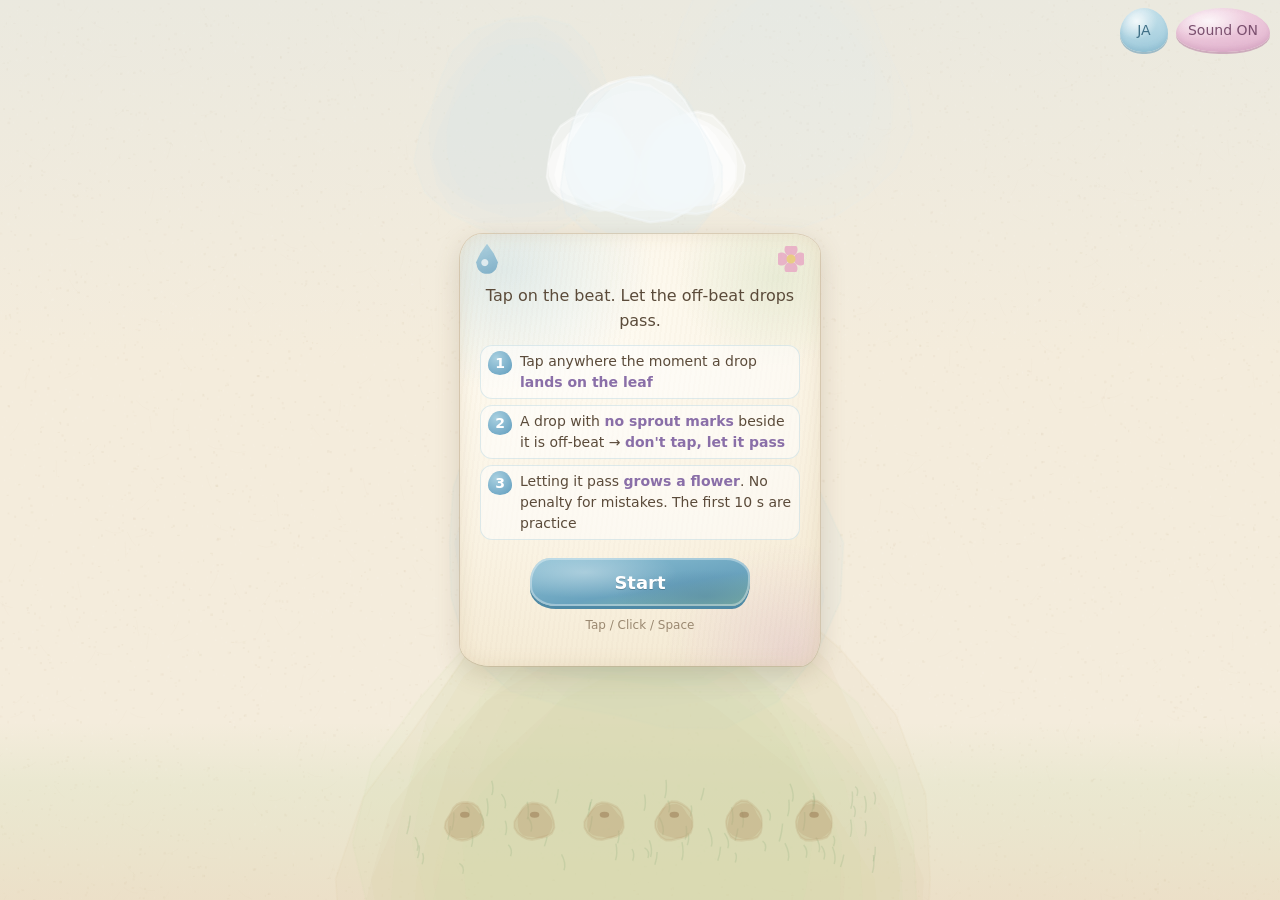
<file: shisaku7/index.html>
<!DOCTYPE html>
<html lang="ja">
<head>
<meta charset="utf-8">
<meta name="viewport" content="width=device-width,initial-scale=1,maximum-scale=1,user-scalable=no,viewport-fit=cover">
<title>試作7</title>
<style>
/* 外部フォント・外部画像は使わない。端末の標準フォントのみ */
html,body{margin:0;height:100%;overflow:hidden;background:#efe6d4;touch-action:none;-webkit-user-select:none;user-select:none;-webkit-tap-highlight-color:transparent}
body{font-family:"Hiragino Maru Gothic ProN","Hiragino Sans","Yu Gothic UI","Meiryo",system-ui,sans-serif;color:#5b4b3a}
#c{position:fixed;left:0;top:0;width:100vw;height:100vh;height:100dvh;display:block}
button{font:inherit;color:#5b4b3a;background:#fbf6ec;border:2px solid #cdb99a;border-radius:22px;min-height:48px;min-width:48px;padding:8px 18px;cursor:pointer;box-shadow:0 2px 0 #d9c8ab}
button:active{transform:translateY(1px);box-shadow:0 1px 0 #d9c8ab}
button:focus-visible{outline:3px solid #9ec3b0;outline-offset:2px}
#top{position:fixed;top:max(8px,env(safe-area-inset-top));right:10px;display:flex;gap:8px;z-index:5}
#top button{font-size:14px;padding:6px 12px;min-height:44px;background:rgba(251,246,236,.85)}
.ov{position:fixed;inset:0;display:none;align-items:center;justify-content:center;z-index:4;padding:16px;box-sizing:border-box}
.ov.on{display:flex}
.card{width:min(360px,100%);max-height:100%;overflow:auto;box-sizing:border-box;text-align:center;padding:26px 20px 22px;border-radius:26px;
 background:radial-gradient(120% 90% at 30% 20%,#fffaf0 0%,#f8efdd 60%,#f1e5cc 100%);box-shadow:0 6px 24px rgba(120,95,60,.18),inset 0 0 0 2px rgba(205,185,154,.55)}
h1{margin:0 0 6px;font-size:44px;letter-spacing:.06em;color:#6b8f7b;font-weight:800}
.line{margin:10px 0 2px;font-size:16px;line-height:1.55}
.sub{margin:2px 0 0;font-size:13px;color:#8a7862;line-height:1.5}
.btns{display:flex;flex-direction:column;gap:10px;margin-top:18px;align-items:center}
.btns button{width:220px;font-size:18px}
.btns button.main{background:#e3efe4;border-color:#9ec3b0;box-shadow:0 2px 0 #b5d1c1;font-weight:700}
#score{font-size:52px;font-weight:800;color:#6b8f7b;margin:4px 0}
#best,#stats{font-size:15px;margin:4px 0;line-height:1.6}
#newb{font-size:15px;color:#b07aa1;min-height:22px;margin:2px 0}
button{touch-action:manipulation}
.steps{list-style:none;margin:12px 0 0;padding:0;text-align:left;font-size:14px;line-height:1.5}
.steps li{display:flex;gap:8px;align-items:flex-start;margin:6px 0;background:rgba(255,255,255,.55);border-radius:12px;padding:6px 8px}
.steps .n{flex:none;width:24px;height:24px;border-radius:12px;background:#6b8f7b;color:#fff;font-weight:800;text-align:center;line-height:24px;font-size:14px}
.steps b{color:#8a6fa8}
.bars{margin:8px auto 2px;width:100%;max-width:280px;text-align:left;font-size:14px}
.bar{display:flex;align-items:center;gap:8px;margin:6px 0}
.bar span.l{flex:none;width:72px}
.bar .tr{flex:1;height:12px;border-radius:6px;background:#eadfca;overflow:hidden}
.bar .fl{display:block;height:100%;border-radius:6px;background:#8fbfa6}
.bar .fl.h{background:#b7a0d2}
.bar span.v{flex:none;width:44px;text-align:right;font-weight:700}
#rank{font-size:17px;font-weight:800;color:#6b5a46;margin:2px 0}
#tip{font-size:14px;line-height:1.5;background:rgba(255,255,255,.7);border:2px dashed #d9c8ab;border-radius:12px;padding:8px 10px;margin:8px 0 0;text-align:left}
#gap{font-size:13px;color:#8a7862;min-height:18px;margin:2px 0}
#note{font-size:13px;color:#b07aa1;margin:6px 0 0}
@media (max-height:560px){.steps{font-size:12px}.steps li{margin:2px 0;padding:3px 6px}h1{font-size:30px}#score{font-size:36px}#tip{display:none}.card{padding:12px 14px}
 #over .card{width:min(660px,100%);display:grid;grid-template-columns:1fr 1fr;column-gap:18px;align-items:center}
 #rLabel{grid-column:1;grid-row:1}#score{grid-column:1;grid-row:2}#newb{grid-column:1;grid-row:3}#best{grid-column:1;grid-row:4}#rank{grid-column:1;grid-row:5}
 #bars{grid-column:2;grid-row:1/3}#gap{grid-column:2;grid-row:3}#stats{grid-column:2;grid-row:4;font-size:13px}#over .btns{grid-column:2;grid-row:5;flex-direction:row;justify-content:center;margin-top:6px}#over .btns button{width:140px;font-size:16px}}
.keys{font-size:12px;color:#9a8870;margin-top:12px}
/* v5: 紙と水彩・しずくと花の見た目(外部素材なし) */
.card{position:relative;border-radius:22px 28px 20px 30px/26px 20px 30px 22px;
 background:radial-gradient(60% 40% at 12% 8%,rgba(150,195,215,.28),transparent 70%),radial-gradient(50% 35% at 92% 96%,rgba(205,160,200,.25),transparent 70%),radial-gradient(40% 30% at 88% 10%,rgba(160,200,150,.2),transparent 70%),
 repeating-linear-gradient(97deg,rgba(160,130,90,.025) 0 2px,transparent 2px 5px),radial-gradient(120% 90% at 30% 20%,#fffcf4 0%,#faf3e3 60%,#f3e8d0 100%);
 box-shadow:0 8px 26px rgba(110,90,60,.2),0 0 0 1px rgba(205,185,154,.5),inset 0 0 18px rgba(190,165,120,.22)}
#start .card::before{content:"";position:absolute;top:10px;left:16px;width:22px;height:30px;background:radial-gradient(circle at 40% 62%,rgba(255,255,255,.75) 0 3px,transparent 4px),linear-gradient(160deg,#9cc8dc,#5f9cbd);
 border-radius:50% 50% 50% 50%/62% 62% 38% 38%;clip-path:polygon(50% 0,80% 32%,100% 62%,92% 85%,70% 100%,30% 100%,8% 85%,0 62%,20% 32%);opacity:.75}
#start .card::after{content:"";position:absolute;top:12px;right:16px;width:26px;height:26px;opacity:.8;
 background:radial-gradient(circle,#e9c46f 0 4px,transparent 5px),radial-gradient(circle at 50% 14%,#e8a6c4 0 6px,transparent 7px),radial-gradient(circle at 14% 50%,#e8a6c4 0 6px,transparent 7px),radial-gradient(circle at 86% 50%,#e8a6c4 0 6px,transparent 7px),radial-gradient(circle at 50% 86%,#e8a6c4 0 6px,transparent 7px)}
h1{color:#5f8fa5;text-shadow:0 2px 0 rgba(160,200,220,.35),2px 3px 6px rgba(150,190,210,.35)}
button{border-radius:20px 24px 18px 26px/24px 18px 26px 20px}
.btns button.main{color:#fff;border:0;text-shadow:0 1px 0 rgba(50,90,110,.45);
 background:radial-gradient(70% 90% at 25% 30%,rgba(255,255,255,.35),transparent 60%),radial-gradient(60% 80% at 80% 80%,rgba(80,130,160,.5),transparent 70%),linear-gradient(170deg,#8cc0d4,#6aa3be 60%,#7fb3a0);
 box-shadow:0 3px 0 #4f8aa6,inset 0 0 0 2px rgba(255,255,255,.35)}
.btns button.main:active{box-shadow:0 1px 0 #4f8aa6,inset 0 0 0 2px rgba(255,255,255,.35)}
.btns button:not(.main){background:linear-gradient(175deg,#fffaf0,#f4e9d4);border:2px dashed #cdb99a}
#top button{border:0;color:#3f6f86;background:radial-gradient(70% 70% at 35% 30%,rgba(255,255,255,.8),transparent 60%),linear-gradient(170deg,rgba(200,228,238,.92),rgba(150,198,218,.92));
 border-radius:50% 50% 46% 46%/58% 58% 42% 42%;box-shadow:0 2px 0 rgba(95,150,180,.55),inset 0 -3px 6px rgba(80,140,170,.25)}
#top #bMute{color:#7a4f6e;background:radial-gradient(70% 70% at 35% 30%,rgba(255,255,255,.8),transparent 60%),linear-gradient(170deg,rgba(245,215,230,.92),rgba(225,175,205,.92));box-shadow:0 2px 0 rgba(180,120,160,.55),inset 0 -3px 6px rgba(170,110,150,.25)}
.steps li{background:rgba(255,255,255,.5);box-shadow:inset 0 0 0 1px rgba(160,200,215,.35)}
.steps .n{background:radial-gradient(circle at 35% 30%,#a9d0e0,#5f9cbd);border-radius:50% 50% 50% 50%/60% 60% 40% 40%}
.bar .tr{background:repeating-linear-gradient(90deg,#efe5d2 0 6px,#e8dcc4 6px 7px)}
.bar .fl{background:linear-gradient(90deg,#9fcbe0,#7fb3a0)}.bar .fl.h{background:linear-gradient(90deg,#d6b6dc,#b7a0d2)}
#tip{border-color:#b8d3de}
/* 題名を外したので、上の角の飾り(しずく・花)と説明文が重ならないよう少し下げる */
#start .card{padding-top:40px}
</style>
</head>
<body>
<canvas id="c"></canvas>
<div id="top"><button id="bLang" type="button">EN</button><button id="bMute" type="button">音 ON</button></div>
<div class="ov on" id="start"><div class="card">
 <p class="line" id="howLine"></p>
 <p class="sub" id="howSub"></p>
 <ol class="steps" id="steps"></ol>
 <p id="note"></p>
 <div class="btns"><button class="main" id="bStart" type="button"></button></div>
 <p class="keys" id="keys"></p>
</div></div>
<div class="ov" id="over"><div class="card">
 <p class="sub" id="rLabel"></p>
 <div id="score">0</div>
 <p id="newb"></p>
 <p id="best"></p>
 <p id="rank"></p>
 <div class="bars" id="bars"></div>
 <p id="gap"></p>
 <p id="stats"></p>
 <p id="tip"></p>
 <div class="btns"><button class="main" id="bRetry" type="button"></button><button id="bTitle" type="button"></button></div>
</div></div>
<script>
'use strict';
/* ===== 設定 ===== */
const BEST_KEY='proto7_best_v1';            // localStorage のキー（ベストスコアだけ保存）

/*CORE-START*/
/* ===== ゲームの中身（DOMを使わない。シミュレーションでもこのまま使う） ===== */
const CORE=(()=>{
  function rng(seed){let s=(seed>>>0)||1;return()=>{s^=s<<13;s>>>=0;s^=s>>>17;s^=s<<5;s>>>=0;return s/4294967296;};}
  // 段階: 拍の数・テンポ・偽の合図（半拍ずれたしずく）の出やすさ
  const STAGES=[{beats:16,bpm:84,fake:0},{beats:24,bpm:92,fake:.28},{beats:24,bpm:100,fake:.36},{beats:20,bpm:108,fake:.44}];
  const LEAD=2.0;          // 最初の拍までの秒数
  const WIN={perfect:.045,great:.08,ok:.11}; // 判定の幅（秒）。半拍(最短0.278秒)の半分より狭い
  const PTS={perfect:100,great:70,ok:40,hold:120};
  function makeChart(seed){
    const r=rng(seed);const cues=[];let t=LEAD,n=0;const total=STAGES.reduce((a,s)=>a+s.beats,0);const stageStart=[];
    STAGES.forEach((st,si)=>{const sp=60/st.bpm;stageStart.push(t);
      for(let k=0;k<st.beats;k++){
        cues.push({t,type:'beat',si,n});
        let p=st.fake;if(si===0)p=(k===9||k===13)?1:0; // 最初の段階は教える用に2回だけ
        if(n<total-1&&r()<p)cues.push({t:t+sp/2,type:'fake',si,teach:si===0});
        t+=sp;n++;}});
    cues.sort((a,b)=>a.t-b.t);cues.forEach((c,i)=>c.id=i);
    return {seed,cues,end:t+0.4,stageStart,lead:LEAD};
  }
  function createJudge(chart){
    const cues=chart.cues.map(c=>Object.assign({},c,{j:null}));
    const st={score:0,combo:0,maxCombo:0,perfect:0,great:0,ok:0,miss:0,hold:0,fakeTap:0,fakePass:0,stray:0,growth:0,taps:0,fakes:cues.filter(c=>c.type==='fake').length,beats:cues.filter(c=>c.type==='beat').length};
    let lo=0;let lastBeatHit=false;
    const mult=()=>1+Math.min(st.combo,30)/10; // コンボで最大4倍
    const bump=()=>{st.combo++;if(st.combo>st.maxCombo)st.maxCombo=st.combo;};
    function close(c,ev){ // 判定の幅を過ぎたしずくを確定
      if(c.type==='beat'){c.j='miss';st.miss++;st.combo=0;lastBeatHit=false;ev.push({k:'miss',c});}
      else if(lastBeatHit){c.j='hold';st.hold++;bump();const p=Math.round(PTS.hold*mult());st.score+=p;st.growth++;ev.push({k:'hold',c,p});}
      else{c.j='pass';st.fakePass++;ev.push({k:'pass',c});} // 拍に乗っていないときの「がまん」は数えない
    }
    function update(t){const ev=[];while(lo<cues.length&&(cues[lo].j||cues[lo].t+WIN.ok<t)){if(!cues[lo].j)close(cues[lo],ev);lo++;}return ev;}
    function tap(t){
      const ev=update(t);st.taps++;
      let best=null,bd=1e9;
      for(let i=lo;i<cues.length;i++){const c=cues[i];if(c.t-WIN.ok>t)break;if(c.j)continue;const d=Math.abs(t-c.t);if(d<=WIN.ok&&d<bd){bd=d;best=c;}}
      if(!best){st.stray++;st.combo=0;ev.push({k:'stray',t});return ev;}
      if(best.type==='beat'){const g=bd<=WIN.perfect?'perfect':bd<=WIN.great?'great':'ok';best.j=g;st[g]++;bump();lastBeatHit=true;const p=Math.round(PTS[g]*mult());st.score+=p;ev.push({k:'hit',g,c:best,p,dt:t-best.t});}
      else{best.j='tap';st.fakeTap++;st.combo=0;ev.push({k:'fakeTap',c:best});}
      return ev;
    }
    function finish(){return update(1e9);}
    return {st,cues,tap,update,finish};
  }
  return {rng,STAGES,LEAD,WIN,PTS,makeChart,createJudge};
})();
/*CORE-END*/

/* ===== 言葉（日本語 / English） ===== */
const TXT={
 ja:{line:'しずくの拍に合わせてタップ。半拍ずれた しずくは がまん。',sub:'',steps:['しずくが<b>葉に落ちる瞬間</b>に、画面のどこでもタップ','両わきに<b>芽の印がない</b>しずくは、拍からずれている → <b>押さずに がまん</b>','がまんできると<b>花が育つ</b>。まちがえても減点なし。最初の10秒は練習'],interrupted:'とちゅうで画面を離れたので、さっきの回は中断しました',beatL:'拍',holdL:'がまん',gap:n=>`ベストまで あと ${n} 点`,ranks:['これから！','いい感じ','じょうず','名人'],tips:{fake:'コツ:芽の印がない しずくは押さない。葉もふくらまないよ。',miss:'コツ:しずくが葉に「着く」瞬間を、「ぽつ」の音で合わせよう。',late:'コツ:少し早めを意識すると「ぴったり」が増えるかも。',good:'すごい！ 後半の速い段階でも がまんを続けよう。'},start:'はじめる',keys:'タップ / クリック / スペースキー',
     mute:['音 ON','音 OFF'],lang:'EN',hint1:'ぽつ、ぽつ…に合わせてタップ',hint2:'ずれた しずく → がまん',hint3:'がまんすると 花が育つ',faster:'すこし速く',
     perfect:'ぴったり',great:'いいね',ok:'おしい',hold:'がまん！',fakeTap:'あっ…',rLabel:'スコア',best:'ベスト',newb:'ベスト更新',retry:'もう1回',title:'タイトルへ',
     stats:(s,f)=>`ぴったり ${s.perfect} ・ がまん ${s.hold}/${s.fakes}<br>咲いた花 ${f} ・ 最大コンボ ${s.maxCombo}`},
 en:{line:'Tap on the beat. Let the off-beat drops pass.',sub:'',steps:['Tap anywhere the moment a drop <b>lands on the leaf</b>','A drop with <b>no sprout marks</b> beside it is off-beat → <b>don&#39;t tap, let it pass</b>','Letting it pass <b>grows a flower</b>. No penalty for mistakes. The first 10 s are practice'],interrupted:'You left the screen, so the last run was stopped',beatL:'Beat',holdL:'Let pass',gap:n=>`${n} pts to your best`,ranks:['Warming up','Nice','Skilled','Master'],tips:{fake:'Tip: drops without sprout marks are fakes. The leaf does not swell for them.',miss:'Tip: match the moment the drop lands with the plip sound.',late:'Tip: aim a touch earlier to get more Perfects.',good:'Amazing! Keep letting the fakes pass in the fast later stages.'},start:'Start',keys:'Tap / Click / Space',
     mute:['Sound ON','Sound OFF'],lang:'JA',hint1:'Tap with the drip, drip...',hint2:'Off-beat drop: hold back',hint3:'Hold back and flowers grow',faster:'A bit faster',
     perfect:'Perfect',great:'Nice',ok:'Close',hold:'Held!',fakeTap:'Oops',rLabel:'Score',best:'Best',newb:'New best',retry:'Play again',title:'Title',
     stats:(s,f)=>`Perfect ${s.perfect} · Held ${s.hold}/${s.fakes}<br>Flowers ${f} · Max combo ${s.maxCombo}`}
};
const qs=new URLSearchParams(location.search);
let LANG=qs.get('lang')||((navigator.language||'ja').toLowerCase().startsWith('ja')?'ja':'en');
const T=()=>TXT[LANG];
const $=id=>document.getElementById(id);

/* ===== 音（WebAudioで生成。外部音源なし。音量は控えめ） ===== */
const SND={ctx:null,master:null,muted:false,
  init(){if(this.ctx)return;const AC=window.AudioContext||window.webkitAudioContext;if(!AC)return;const c=new AC();this.ctx=c;
    const comp=c.createDynamicsCompressor();comp.threshold.value=-14;comp.knee.value=6;comp.ratio.value=4;comp.attack.value=.003;comp.release.value=.2;
    this.master=c.createGain();this.master.gain.value=this.muted?0:.42;this.master.connect(comp);comp.connect(c.destination);
    // やわらかい残響（生成したノイズのインパルス）
    const len=Math.floor(c.sampleRate*1.4),ir=c.createBuffer(2,len,c.sampleRate);for(let ch=0;ch<2;ch++){const d=ir.getChannelData(ch);let s=7+ch;for(let i=0;i<len;i++){s=(s*16807)%2147483647;d[i]=((s/2147483647)*2-1)*Math.pow(1-i/len,3)*.5;}}
    this.rev=c.createConvolver();this.rev.buffer=ir;this.revG=c.createGain();this.revG.gain.value=.22;this.rev.connect(this.revG);this.revG.connect(this.master);
    const nl=c.sampleRate,nb=c.createBuffer(1,nl,c.sampleRate),nd=nb.getChannelData(0);let s=12345;for(let i=0;i<nl;i++){s=(s*16807)%2147483647;nd[i]=(s/2147483647)*2-1;}this.nbuf=nb;},
  resume(){this.init();if(this.ctx&&this.ctx.state==='suspended')this.ctx.resume();},
  setMute(m){this.muted=m;if(this.master)this.master.gain.setTargetAtTime(m?0:.42,this.ctx.currentTime,.03);},
  now(){return this.ctx?this.ctx.currentTime:0;},
  out(node,wet){node.connect(this.master);if(wet){const g=this.ctx.createGain();g.gain.value=wet;node.connect(g);g.connect(this.rev);}},
  tone({f=440,f2=null,type='sine',dur=.2,vol=.1,att=.004,at=0,wet=.15,pan=0}){if(!this.ctx)return;const c=this.ctx,t=Math.max(c.currentTime,c.currentTime+at),o=c.createOscillator(),g=c.createGain();
    o.type=type;o.frequency.setValueAtTime(f,t);if(f2)o.frequency.exponentialRampToValueAtTime(f2,t+dur*.6);
    g.gain.setValueAtTime(0,t);g.gain.linearRampToValueAtTime(vol,t+att);g.gain.exponentialRampToValueAtTime(.0001,t+dur);
    let n=g;if(pan&&c.createStereoPanner){const p=c.createStereoPanner();p.pan.value=pan;g.connect(p);n=p;}
    o.connect(g);this.out(n,wet);o.start(t);o.stop(t+dur+.05);},
  noise({dur=.05,vol=.05,freq=3000,q=1,type='bandpass',at=0,wet=0}){if(!this.ctx)return;const c=this.ctx,t=Math.max(c.currentTime,c.currentTime+at),s=c.createBufferSource(),f=c.createBiquadFilter(),g=c.createGain();
    s.buffer=this.nbuf;f.type=type;f.frequency.value=freq;f.Q.value=q;g.gain.setValueAtTime(vol,t);g.gain.exponentialRampToValueAtTime(.0001,t+dur);
    s.connect(f);f.connect(g);this.out(g,wet);s.start(t,Math.random()*.5);s.stop(t+dur+.02);}
};
const NOTE=m=>440*Math.pow(2,(m-69)/12);
const PENTA=[72,74,76,79,81,84,86,88];
// しずくが葉に落ちる音（本物も偽物も同じ音。違うのはタイミングだけ）
const sPlip=(at)=>{SND.tone({f:620,f2:1500,dur:.11,vol:.16,at,wet:.25});SND.noise({dur:.025,vol:.03,freq:5200,q:2,at});};
// BGM：拍の上だけで鳴るやさしい刻みと、和音のパッド
const CHORDS=[[60,64,67,71],[65,69,72,76],[57,60,64,67],[62,65,69,72]];
const sBeat=(at,n)=>{SND.noise({dur:.035,vol:.022,freq:7000,q:.8,type:'highpass',at});
  if(n%4===0){SND.tone({f:NOTE(CHORDS[(n>>2)%4][0]-24),dur:.45,vol:.13,at,wet:.05});}
  if(n%8===0){const ch=CHORDS[(n>>3)%4];ch.forEach((m,i)=>SND.tone({f:NOTE(m),type:'triangle',dur:3.2,vol:.018,att:.5,at:at+i*.01,wet:.5,pan:(i-1.5)*.2}));}};
const sHit=(g,combo)=>{const m=PENTA[Math.min(combo,40)%PENTA.length];SND.tone({f:NOTE(m),dur:.35,vol:g==='perfect'?.12:.09,wet:.2});SND.tone({f:NOTE(m)*4,dur:.06,vol:.02,wet:0});};
const sHold=()=>{SND.tone({f:NOTE(91),dur:.9,vol:.05,wet:.5,pan:.2});SND.tone({f:NOTE(96),dur:1.1,vol:.04,at:.07,wet:.5,pan:-.2});};
const sBump=()=>{SND.tone({f:200,f2:150,dur:.09,vol:.08,wet:.05});};
const sEnd=()=>{[72,76,79,84,88].forEach((m,i)=>SND.tone({f:NOTE(m),dur:.6,vol:.06,at:i*.11,wet:.4}));};
const sUI=()=>SND.tone({f:NOTE(79),dur:.12,vol:.05,wet:.2});

/* ===== 画面 ===== */
const cv=$('c'),cx=cv.getContext('2d');const LW=420,LH=760;let K=1,OX=0,OY=0,DPR=1,bg=null;
const TARGET={x:210,y:430},SKY=150,TRAVEL=1.45;
const SLOTS=[0,1,2,3,4,5].map(i=>({x:62+i*59,y:690}));
const PET=[['#f2b8a2','#e89a86'],['#c9b6e4','#ac97d2'],['#f3dd9a','#e2c46f'],['#a9cfe6','#86b5d6'],['#f0bccb','#de9bb0'],['#bfdcb4','#9cc590']];
function resize(){DPR=Math.min(3,window.devicePixelRatio||1);const w=innerWidth,h=innerHeight;cv.width=Math.round(w*DPR);cv.height=Math.round(h*DPR);
  K=Math.min(w/LW,h/LH);OX=(w-LW*K)/2;OY=(h-LH*K)/2;makeBg(w,h);}
function wobble(ctx,x,y,r,seed,n=22,amp=.12){const R=CORE.rng(seed);ctx.beginPath();const ph=[R()*6,R()*6,R()*6];for(let i=0;i<=n;i++){const a=i/n*Math.PI*2;const rr=r*(1+amp*(Math.sin(a*3+ph[0])*.5+Math.sin(a*5+ph[1])*.3+Math.sin(a*2+ph[2])*.4));const px=x+Math.cos(a)*rr,py=y+Math.sin(a)*rr*.62;i?ctx.lineTo(px,py):ctx.moveTo(px,py);}ctx.closePath();}
function wash(ctx,x,y,r,col,seed,layers=5,alpha=.10,sy=1){ctx.save();ctx.translate(x,y);ctx.scale(1,sy/.62);for(let l=0;l<layers;l++){ctx.globalAlpha=alpha;ctx.fillStyle=col;wobble(ctx,0,0,r*(1-l*.09),seed+l*31);ctx.fill();}
  ctx.globalAlpha=alpha*.9;ctx.strokeStyle=col;ctx.lineWidth=1.4;wobble(ctx,0,0,r,seed);ctx.stroke();ctx.restore();ctx.globalAlpha=1;}
function makeBg(w,h){bg=document.createElement('canvas');bg.width=cv.width;bg.height=cv.height;const b=bg.getContext('2d');b.scale(DPR,DPR);
  b.fillStyle='#f4ecdc';b.fillRect(0,0,w,h);const R=CORE.rng(99);
  for(let i=0;i<w*h/90;i++){b.globalAlpha=.035+R()*.05;b.fillStyle=R()<.5?'#b49a74':'#ffffff';b.fillRect(R()*w,R()*h,1+R()*1.6,1+R()*1.6);} // 紙のざらつき
  b.globalAlpha=.05;b.strokeStyle='#a68c66';b.lineWidth=.6;for(let i=0;i<w*h/2500;i++){const x=R()*w,y=R()*h,a=R()*6;b.beginPath();b.moveTo(x,y);b.quadraticCurveTo(x+Math.cos(a)*8,y+Math.sin(a)*8+3,x+Math.cos(a)*16,y+Math.sin(a)*16);b.stroke();} // 紙の繊維
  // 横長の画面でも端まで紙と地面がつながるように、やわらかい帯を全幅に敷く
  const gy=OY+650*K,gr=b.createLinearGradient(0,gy-40*K,0,h);gr.addColorStop(0,'rgba(200,217,168,0)');gr.addColorStop(.35,'rgba(200,217,168,.22)');gr.addColorStop(1,'rgba(217,195,154,.30)');b.globalAlpha=1;b.fillStyle=gr;b.fillRect(0,gy-40*K,w,h-gy+40*K);
  const sk=b.createLinearGradient(0,0,0,OY+300*K);sk.addColorStop(0,'rgba(207,224,232,.25)');sk.addColorStop(1,'rgba(207,224,232,0)');b.fillStyle=sk;b.fillRect(0,0,w,OY+300*K);
  b.globalAlpha=1;b.save();b.translate(OX,OY);b.scale(K,K);
  wash(b,110,110,90,'#cfe0e8',3,4,.10);wash(b,330,80,110,'#dce6ea',5,4,.09); // 空のにじみ
  wash(b,210,128,62,'#ffffff',11,3,.55);wash(b,170,138,40,'#ffffff',12,3,.45);wash(b,252,140,44,'#ffffff',13,3,.45);wash(b,210,140,70,'#d9e6ec',14,2,.18); // 雲
  wash(b,210,TARGET.y+28,165,'#b9d7df',21,6,.10);wash(b,210,TARGET.y+30,120,'#a7cbd6',22,4,.08); // 池
  wash(b,210,TARGET.y+6,46,'#9dc48f',31,5,.16);wash(b,195,TARGET.y+2,24,'#b9d8a8',32,3,.18); // はす葉
  wash(b,210,742,260,'#d9c39a',41,5,.10);wash(b,210,712,230,'#c8d9a8',42,5,.09); // 地面と草
  b.globalAlpha=.25;b.strokeStyle='#8fb07f';b.lineWidth=1.2;for(let i=0;i<70;i++){const x=10+R()*400,y=670+R()*70;b.beginPath();b.moveTo(x,y);b.quadraticCurveTo(x+2,y-6,x+(R()-.5)*6,y-8-R()*8);b.stroke();}
  b.globalAlpha=.35;for(const s of SLOTS){wash(b,s.x,s.y+4,16,'#b89b70',s.x|0,2,.25);}
  b.restore();b.globalAlpha=1;}
addEventListener('resize',resize);

/* ===== 状態 ===== */
let G=null; // 1回分の遊び
let noteOn=false; // 途中で画面を離れて中断したか
// 描画の側で「見逃し」を確定するのは、少し待ってから。重い瞬間にタップの処理が遅れて届いても、タップした時刻で正しく判定するため
const LATE_GRACE=0.15;
const FX=[];const POP=[];let shown={growth:0};
let best=0;try{best=+localStorage.getItem(BEST_KEY)||0;}catch(e){}
const nowS=()=>performance.now()/1000;
function startRun(){SND.resume();sUI();noteOn=false;$('note').textContent='';
  const seed=qs.get('seed')?+qs.get('seed'):(Math.random()*2**31)|0;
  const chart=CORE.makeChart(seed);const judge=CORE.createJudge(chart);
  G={chart,judge,t0:nowS()+0.15,a0:SND.now()+0.15,sched:0,beatN:0,drops:new Map(),stall:0,ended:false,flower:[0,0,0,0,0,0],tapLog:[],hintAt:-9,lastStage:0,shrug:[0,0,0,0,0,0]};
  FX.length=0;POP.length=0;shown.growth=0;
  $('start').classList.remove('on');$('over').classList.remove('on');window.dbg.G=G;}
const gt=(perf)=>perf-G.t0; // ゲーム内時刻（秒）
function schedule(t){ // 0.25秒先までの音を予約
  const cs=G.chart.cues;while(G.sched<cs.length&&cs[G.sched].t<t+.25){const c=cs[G.sched];const at=G.a0+c.t-SND.now();sPlip(Math.max(0,at));if(c.type==='beat')sBeat(Math.max(0,at),c.n);G.sched++;}}
function onTap(perfT){if(!G||G.ended)return;const t=gt(perfT);if(t<-0.1)return;G.tapLog.push(+t.toFixed(4));handle(G.judge.tap(t),t);}
function handle(evs,t){for(const e of evs){
  if(e.k==='hit'){sHit(e.g,G.judge.st.combo);splash(e.c,true);pop(T()[e.g],TARGET.x-100,TARGET.y-20,e.g==='perfect'?'#5f9a7e':'#7f9f8c');}
  else if(e.k==='fakeTap'){sBump();splash(e.c,false);pop(T().fakeTap,TARGET.x-100,TARGET.y+30,'#a39684');const i=Math.min(5,Math.floor(G.judge.st.growth/5));G.shrug[i]=t;G.stall=t;}
  else if(e.k==='stray'){sBump();}
  else if(e.k==='hold'){const i=Math.min(5,Math.floor((G.judge.st.growth-1)/5));FX.push({k:'water',t0:t,to:i,c:e.c});pop(T().hold,TARGET.x-100,TARGET.y+30,'#9a7fb6');}
  else if(e.k==='miss'){}
}}
function splash(c,good){FX.push({k:'ring',t0:G?gt(nowS()):0,good});const d=G.drops.get(c.id);if(d)d.gone=1;else G.drops.set(c.id,{gone:1});}
function pop(text,x,y,col){POP.push({text,x,y,col,t0:nowS()});}
function endRun(){G.ended=true;G.judge.finish();const s=G.judge.st;sEnd();
  const fl=Math.min(6,Math.floor(s.growth/5));let nb=false;if(s.score>best){best=s.score;nb=s.score>0;try{localStorage.setItem(BEST_KEY,String(best));}catch(e){}}
  G.nb=nb;setTimeout(()=>{fillResult();$('over').classList.add('on');},700);}
function fillResult(){if(!G||!G.ended)return;const s=G.judge.st,L=T(),fl=Math.min(6,Math.floor(s.growth/5));
  $('score').textContent=s.score;$('newb').textContent=G.nb?L.newb:'';$('best').textContent=L.best+' '+best;$('stats').innerHTML=L.stats(s,fl);
  const bp=s.beats?Math.round((s.perfect+s.great+s.ok)/s.beats*100):0,hp=s.fakes?Math.round(s.hold/s.fakes*100):0;
  $('bars').innerHTML=`<div class="bar"><span class="l">${L.beatL}</span><span class="tr"><span class="fl" style="width:${bp}%"></span></span><span class="v">${bp}%</span></div><div class="bar"><span class="l">${L.holdL}</span><span class="tr"><span class="fl h" style="width:${hp}%"></span></span><span class="v">${hp}%</span></div>`;
  const avg=(bp+hp)/2;$('rank').textContent=L.ranks[avg>=95?3:avg>=80?2:avg>=55?1:0];
  $('gap').textContent=(!G.nb&&best>s.score)?L.gap(best-s.score):'';
  const missR=s.beats?s.miss/s.beats:0,fakeR=s.fakes?s.fakeTap/s.fakes:0,perfR=s.beats?s.perfect/s.beats:0;
  $('tip').textContent=fakeR>.25?L.tips.fake:missR>.15?L.tips.miss:perfR<.6?L.tips.late:L.tips.good;}

/* ===== 描画 ===== */
function drawDrop(x,y,s,a){cx.save();cx.globalAlpha=a;cx.translate(x,y);cx.scale(s,s);
  const P=(k)=>{cx.beginPath();cx.moveTo(0,-15*k);cx.bezierCurveTo(9*k,-3*k,11*k,4*k,0,11*k);cx.bezierCurveTo(-11*k,4*k,-9*k,-3*k,0,-15*k);};
  cx.fillStyle='rgba(120,175,205,.22)';cx.save();cx.translate(.8,.6);P(1.12);cx.fill();cx.restore(); // 水彩のにじみ
  cx.fillStyle='rgba(120,175,205,.35)';P(1);cx.fill();
  const gr=cx.createLinearGradient(0,-12,0,10);gr.addColorStop(0,'rgba(150,200,225,.55)');gr.addColorStop(1,'rgba(80,140,180,.7)');
  cx.fillStyle=gr;cx.beginPath();cx.moveTo(0,-12);cx.bezierCurveTo(7,-2,8,4,0,9);cx.bezierCurveTo(-8,4,-7,-2,0,-12);cx.fill();
  cx.strokeStyle='rgba(70,125,165,.45)';cx.lineWidth=1;cx.beginPath();cx.moveTo(5.5,-1);cx.bezierCurveTo(7.5,3,6,7,1,9);cx.stroke(); // 水彩のふちだまり
  cx.fillStyle='rgba(255,255,255,.75)';cx.beginPath();cx.ellipse(-3,1,2,3.2,.3,0,7);cx.fill();
  cx.fillStyle='rgba(255,255,255,.55)';cx.beginPath();cx.arc(-1.5,-5,1,0,7);cx.fill();cx.restore();}
function drawFlower(i,g,t,shr){const s=SLOTS[i];const sway=Math.sin(t*1.3+i)*1.5;const d=shr>0?Math.sin(Math.min(1,shr)*Math.PI)*.18:0; // 育ちが止まったときの小さなうなだれ（しおれない）
  cx.save();cx.translate(s.x,s.y);cx.rotate(sway*.01+d);const h=g<=0?0:Math.min(1,g)*20+Math.max(0,Math.min(1,g-1))*28+Math.max(0,g-2)*6;
  if(g<=0.05){cx.fillStyle='rgba(150,120,80,.5)';cx.beginPath();cx.ellipse(0,-2,4,2.5,0,0,7);cx.fill();cx.restore();return;}
  cx.strokeStyle='#7fa86e';cx.lineWidth=2.6;cx.lineCap='round';cx.beginPath();cx.moveTo(0,0);cx.quadraticCurveTo(3,-h*.5,0,-h);cx.stroke();
  const lf=Math.min(1,g);cx.fillStyle='rgba(140,185,120,.75)';for(const sd of [-1,1]){cx.save();cx.translate(0,-h*.35);cx.rotate(sd*.9);cx.beginPath();cx.ellipse(sd*7*lf,0,8*lf,3.6*lf,0,0,7);cx.fill();cx.strokeStyle='rgba(90,135,80,.5)';cx.lineWidth=.8;cx.beginPath();cx.moveTo(sd*1*lf,0);cx.lineTo(sd*13*lf,0);cx.stroke();cx.restore();}
  if(g>1.5){const bl=Math.min(1,(g-1.5)/.5);const op=Math.max(0,Math.min(1,g-3));const [c1,c2]=PET[i];cx.translate(0,-h);
    const n=6;for(let k=0;k<n;k++){cx.save();cx.rotate(k/n*Math.PI*2+t*.05);const len=(5+op*11)*bl,wd=(4+op*5)*bl;cx.globalAlpha=.55+op*.3;const py=-len*.7*(.4+op*.6);const pg=cx.createLinearGradient(0,py+len,0,py-len);pg.addColorStop(0,c2);pg.addColorStop(.6,c1);pg.addColorStop(1,'#fff8f0');cx.fillStyle=pg;cx.beginPath();cx.ellipse(0,py,wd,len,0,0,7);cx.fill();cx.globalAlpha=.35;cx.strokeStyle=c2;cx.lineWidth=1;cx.stroke();if(op>.3){cx.globalAlpha=.3*op;cx.beginPath();cx.moveTo(0,py+len*.7);cx.lineTo(0,py-len*.6);cx.stroke();}cx.restore();}
    if(op>.5){for(let k=0;k<5;k++){cx.save();cx.rotate(k/5*Math.PI*2+.6-t*.04);cx.globalAlpha=.5*(op-.5)*2;cx.fillStyle=c2;cx.beginPath();cx.ellipse(0,-5*op,3.2*op,6*op,0,0,7);cx.fill();cx.restore();}}
    if(op>.6){cx.fillStyle='#c9963f';for(let k=0;k<7;k++){const an=k/7*Math.PI*2;cx.globalAlpha=.8;cx.beginPath();cx.arc(Math.cos(an)*(4+op*1.5),Math.sin(an)*(4+op*1.5),.9,0,7);cx.fill();}}
    cx.globalAlpha=1;cx.fillStyle=op>0.2?'#e9c46f':'#a9c98f';cx.beginPath();cx.arc(0,0,3+op*2.5,0,7);cx.fill();}
  cx.restore();cx.globalAlpha=1;}
function frame(){requestAnimationFrame(frame);const w=innerWidth,h=innerHeight;cx.setTransform(DPR,0,0,DPR,0,0);if(bg)cx.drawImage(bg,0,0,w,h);
  cx.save();cx.translate(OX,OY);cx.scale(K,K);const pn=nowS();
  let t=-5,beatPhase=0;
  if(G){t=gt(pn);if(!G.ended){schedule(t);handle(G.judge.update(t-LATE_GRACE),t);if(t>G.chart.end)endRun();}}
  // 拍の輪：本物の拍の上だけで、はす葉が小さくふくらむ（目で拍を数える手がかり）
  if(G){const cs=G.chart.cues;let lastB=null;for(const c of cs){if(c.type!=='beat')continue;if(c.t<=t)lastB=c;else break;}
    if(lastB){beatPhase=t-lastB.t;const k=Math.max(0,1-beatPhase/.35);cx.globalAlpha=.5*k;cx.strokeStyle='#7fb2a0';cx.lineWidth=2;cx.beginPath();cx.ellipse(TARGET.x,TARGET.y+6,46+beatPhase*70,(46+beatPhase*70)*.62,0,0,7);cx.stroke();cx.globalAlpha=1;}}
  // 葉の上の目じるし
  cx.globalAlpha=.6;cx.strokeStyle='#6f9c86';cx.lineWidth=2;cx.setLineDash([4,5]);cx.beginPath();cx.ellipse(TARGET.x,TARGET.y,22,13,0,0,7);cx.stroke();cx.setLineDash([]);cx.globalAlpha=1;
  // 拍の目じるし：本物の拍の位置だけ、落ちる道の両わきに小さな芽の印が並んで一緒に下りる（段階が進むほど薄くなる）
  if(G){const TA=[.6,.5,.36,.24];cx.lineCap='round';for(const c of G.chart.cues){if(c.type!=='beat')continue;const u=(c.t-t)/TRAVEL;if(u>1.05)break;if(u<0)continue;const y=TARGET.y-(TARGET.y-SKY)*u;
      cx.globalAlpha=TA[c.si]*Math.min(1,(1.05-u)*5);cx.strokeStyle='#86ad86';cx.lineWidth=2.4;for(const sd of [-1,1]){cx.beginPath();cx.moveTo(TARGET.x+sd*22,y);cx.quadraticCurveTo(TARGET.x+sd*30,y-6,TARGET.x+sd*36,y-3);cx.stroke();}}cx.globalAlpha=1;}
  // しずく（本物も偽物も同じ見た目。違うのは落ちる間隔だけ）
  if(G){for(const c of G.chart.cues){const u=(c.t-t)/TRAVEL;if(u>1.05)break;const d=G.drops.get(c.id);if(d&&d.gone)continue;
      if(u>=0){const y=TARGET.y-(TARGET.y-SKY)*u;drawDrop(TARGET.x,y,1.35,Math.min(1,(1.05-u)*6));
        if(c.teach&&u<.75&&u>-.1){cx.font='bold 15px sans-serif';cx.textAlign='left';cx.fillStyle='#8a6fa8';cx.fillText(T().hint2,TARGET.x+42,y+5);}}
      else if(u>-.25&&c.type==='fake'&&c.j!=='tap'){/* 我慢中：葉の上でためらう */ const y=TARGET.y+(-u)*30;drawDrop(TARGET.x,y,1-(-u)*1.5,1+u*3);}
    }}
  // 花
  if(G){const gr=G.judge.st.growth;shown.growth+=(gr-shown.growth)*.08;}
  for(let i=0;i<6;i++){const g=Math.max(0,Math.min(5,shown.growth-i*5));const sh=G&&G.shrug[i]?(t-G.shrug[i])/1.2:0;drawFlower(i,g,pn,sh>0&&sh<1?sh:0);}
  // 効果
  for(let i=FX.length-1;i>=0;i--){const f=FX[i];const a=t-f.t0;
    if(f.k==='ring'){if(a>.8){FX.splice(i,1);continue;}cx.globalAlpha=(1-a/.8)*.6;cx.strokeStyle=f.good?'#6aa9c4':'#b8aa96';cx.lineWidth=2;cx.beginPath();cx.ellipse(TARGET.x,TARGET.y+4,14+a*80,(14+a*80)*.5,0,0,7);cx.stroke();
      if(f.good){for(let k=0;k<5;k++){const ang=-Math.PI*(k+1)/6;cx.fillStyle='rgba(110,170,200,'+(1-a/.8)*.7+')';cx.beginPath();cx.arc(TARGET.x+Math.cos(ang)*a*90,TARGET.y+Math.sin(ang)*a*70+a*a*120,2.5,0,7);cx.fill();}}cx.globalAlpha=1;}
    if(f.k==='water'){const D=.7;if(a>D){FX.splice(i,1);sHold();FX.push({k:'bloom',t0:t,to:f.to});continue;}const s=SLOTS[f.to],p=a/D;const x=TARGET.x+(s.x-TARGET.x)*p,y=TARGET.y+30+(s.y-60-TARGET.y-30)*p-Math.sin(p*Math.PI)*60;drawDrop(x,y,.8,1);}
    if(f.k==='bloom'){if(a>1){FX.splice(i,1);continue;}const s=SLOTS[f.to];for(let k=0;k<8;k++){const ang=k/8*Math.PI*2;cx.fillStyle='rgba(240,205,120,'+(1-a)*.8+')';cx.beginPath();cx.arc(s.x+Math.cos(ang)*a*30,s.y-50+Math.sin(ang)*a*24,2,0,7);cx.fill();}}}
  // 文字
  cx.textAlign='center';
  for(let i=POP.length-1;i>=0;i--){const p=POP[i],a=pn-p.t0;if(a>.8){POP.splice(i,1);continue;}cx.globalAlpha=1-a/.8;cx.fillStyle=p.col;cx.font='bold 20px sans-serif';cx.fillText(p.text,p.x,p.y-a*24);}cx.globalAlpha=1;
  if(G){const s=G.judge.st;cx.textAlign='left';cx.fillStyle='#6b5a46';cx.font='bold 26px sans-serif';cx.fillText(String(s.score),18,44);cx.font='14px sans-serif';cx.fillStyle='#8a7862';cx.fillText(s.combo>1?s.combo+' combo':'',20,66);
    const pr=Math.max(0,Math.min(1,t/G.chart.end));cx.globalAlpha=.5;cx.strokeStyle='#cdb99a';cx.lineWidth=5;cx.lineCap='round';cx.beginPath();cx.moveTo(20,82);cx.lineTo(220,82);cx.stroke();cx.strokeStyle='#8fbfa6';cx.beginPath();cx.moveTo(20,82);cx.lineTo(20+200*pr,82);cx.stroke();cx.globalAlpha=1;
    // 案内（最初の10秒）と段階の切りかわり
    cx.textAlign='center';cx.font='bold 16px sans-serif';let hint='';const ss=G.chart.stageStart;
    if(t<ss[1])hint=t<7?T().hint1:T().hint3;
    for(let k=1;k<ss.length;k++)if(t>ss[k]-.2&&t<ss[k]+1.6)hint=T().faster;
    if(t<0&&!G.ended)hint=Math.ceil(-t)>0?T().hint1:'';
    if(hint){cx.fillStyle='rgba(251,246,236,.75)';const tw=cx.measureText(hint).width;cx.fillRect(210-tw/2-12,736-20,tw+24,30);cx.fillStyle='#6b5a46';cx.fillText(hint,210,737);}}
  // タップした場所に小さな波紋(どのタップにも手応え)
  for(const tp of TAPS){const a=pn-tp.t0;if(a>.35)continue;cx.globalAlpha=(1-a/.35)*.5;cx.strokeStyle='#8a7862';cx.lineWidth=2;cx.beginPath();cx.arc(tp.x,tp.y,10+a*60,0,7);cx.stroke();}cx.globalAlpha=1;
  cx.restore();}

/* ===== 入力（タップ / クリック / スペース） ===== */
function isUI(e){return e.target&&e.target.closest&&e.target.closest('button');}
const TAPS=[];addEventListener('pointerdown',e=>{if(isUI(e))return;if(G&&!G.ended){e.preventDefault();TAPS.push({x:(e.clientX-OX)/K,y:(e.clientY-OY)/K,t0:nowS()});if(TAPS.length>8)TAPS.shift();onTap(e.timeStamp/1000);}},{passive:false});
addEventListener('keydown',e=>{if(e.code==='Space'||e.key===' '){e.preventDefault();if(e.repeat)return;
  if(G&&!G.ended)onTap(e.timeStamp/1000);else if($('start').classList.contains('on'))startRun();else if($('over').classList.contains('on'))startRun();}});
// 遊んでいる途中で別のタブやアプリに切りかえたら、その回はやめてタイトルに戻す（時間だけ進んで失敗扱いになるのを防ぐ）
document.addEventListener('visibilitychange',()=>{if(document.hidden&&G&&!G.ended){G=null;noteOn=true;$('note').textContent=T().interrupted;$('over').classList.remove('on');$('start').classList.add('on');}});
addEventListener('touchmove',e=>e.preventDefault(),{passive:false});
$('bStart').onclick=startRun;$('bRetry').onclick=startRun;
$('bTitle').onclick=()=>{sUI();G=null;$('over').classList.remove('on');$('start').classList.add('on');};
$('bMute').onclick=()=>{SND.init();SND.setMute(!SND.muted);applyLang();};
$('bLang').onclick=()=>{LANG=LANG==='ja'?'en':'ja';applyLang();};
function applyLang(){const L=T();document.documentElement.lang=LANG;document.title='試作7';$('howLine').textContent=L.line;$('howSub').textContent=L.sub;$('howSub').style.display=L.sub?'':'none';
  $('bStart').textContent=L.start;$('keys').textContent=L.keys;$('bMute').textContent=L.mute[SND.muted?1:0];$('bMute').setAttribute('aria-pressed',SND.muted?'true':'false');$('bLang').textContent=L.lang;
  $('rLabel').textContent=L.rLabel;$('bRetry').textContent=L.retry;$('bTitle').textContent=L.title;$('steps').innerHTML=L.steps.map((x,i)=>`<li><span class="n">${i+1}</span><span>${x}</span></li>`).join('');$('note').textContent=noteOn?L.interrupted:'';fillResult();
  }
window.dbg={CORE,get G(){return G;},set G(v){},gt:()=>G?gt(nowS()):null,SND};
applyLang();resize();requestAnimationFrame(frame);
</script>
</body>
</html>
</file>
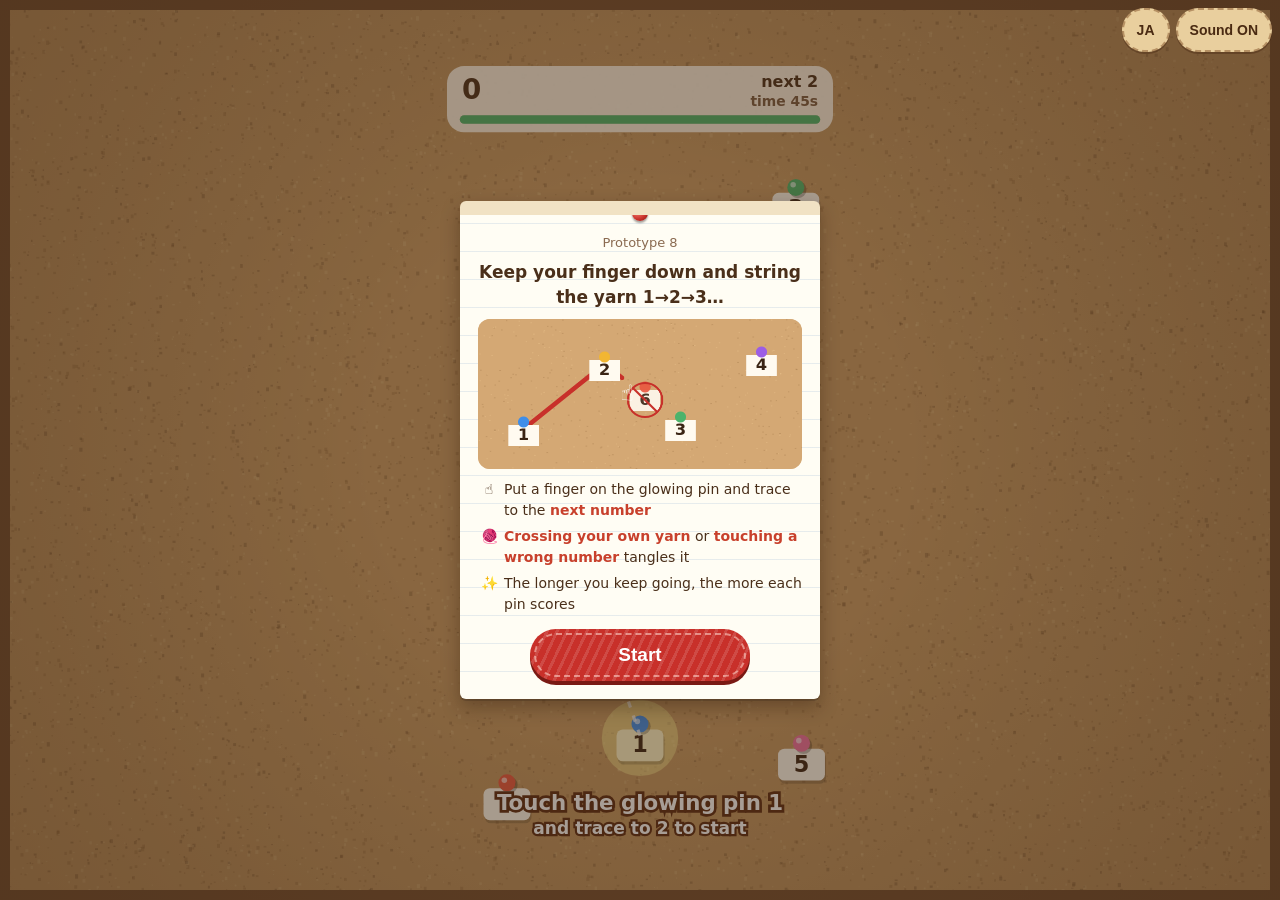
<file: shisaku8/index.html>
<!DOCTYPE html>
<html lang="ja">
<head>
<meta charset="utf-8">
<meta name="viewport" content="width=device-width,initial-scale=1,maximum-scale=1,user-scalable=no,viewport-fit=cover">
<meta name="color-scheme" content="light">
<title>試作8</title>
<style>
*{box-sizing:border-box;-webkit-tap-highlight-color:transparent}
html,body{margin:0;height:100%;overflow:hidden;background:#6b4a2e;overscroll-behavior:none;-webkit-user-select:none;user-select:none;-webkit-touch-callout:none;font-family:"Hiragino Maru Gothic ProN","Hiragino Sans","Noto Sans JP","Yu Gothic",system-ui,sans-serif}
#c{position:fixed;inset:0;width:100vw;height:100vh;height:100dvh;touch-action:none;display:block}
.tb{position:fixed;top:calc(env(safe-area-inset-top) + 8px);z-index:20;display:flex;gap:6px}
#tbR{right:8px}
.tb button{min-width:48px;height:44px;border:0;border-radius:22px;background:rgba(255,248,235,.92);color:#5a3a22;font-size:14px;font-weight:700;padding:0 12px;box-shadow:0 2px 0 rgba(0,0,0,.18)}
.ov{position:fixed;inset:0;z-index:10;display:none;align-items:center;justify-content:center;padding:16px;background:rgba(60,38,20,.45)}
.ov.on{display:flex}
.card{width:min(360px,100%);max-height:calc(100% - 8px);overflow:auto;background:#fff8ec;border-radius:20px;padding:20px 18px 18px;text-align:center;color:#4a2f1a;box-shadow:0 6px 0 rgba(0,0,0,.2)}
#logo{font-size:40px;font-weight:900;letter-spacing:.06em;color:#c8402c;margin:4px 0 2px}
.sub{font-size:13px;color:#8a6a50;margin-bottom:10px}
#howLine{font-size:17px;font-weight:800;margin:6px 0 10px;line-height:1.45}
#demo{width:100%;height:150px;display:block;border-radius:12px;background:#d9b384;margin:0 0 10px}
.rules{list-style:none;padding:0;margin:0 0 14px;text-align:left;font-size:14px;line-height:1.5}
.rules li{margin:5px 0;padding-left:26px;position:relative}
.rules li b{color:#c8402c}
.rules li span.ic{position:absolute;left:0;top:0;width:22px;text-align:center}
.big{display:block;width:220px;max-width:100%;height:52px;margin:8px auto 0;border:0;border-radius:26px;background:#c8402c;color:#fff;font-size:19px;font-weight:900;box-shadow:0 4px 0 #8e2a1b}
.big:active{transform:translateY(3px);box-shadow:0 1px 0 #8e2a1b}
.big.sec{background:#efe2cc;color:#5a3a22;box-shadow:0 4px 0 #c7b393;height:46px;font-size:16px}
#rScore{font-size:46px;font-weight:900;color:#c8402c;line-height:1.1}
#rBest{font-size:14px;color:#8a6a50;min-height:20px}
#rNew{display:none;font-size:15px;font-weight:900;color:#fff;background:#e0902a;border-radius:12px;padding:2px 10px;margin:4px auto;width:max-content}
.stats{display:grid;grid-template-columns:1fr 1fr 1fr;gap:6px;margin:12px 0 8px}
.stats div{background:#f2e4cd;border-radius:12px;padding:6px 2px}
.stats b{display:block;font-size:22px}
.stats small{font-size:12px;color:#7a5a40}
#rTip{font-size:14px;line-height:1.5;background:#fff;border:2px dashed #e0c9a6;border-radius:12px;padding:8px 10px;margin:8px 0 4px;text-align:left}
#rTitle{font-size:14px;color:#8a6a50}
@media (max-height:560px){#demo{display:none}.card{padding:12px 14px}#logo{font-size:30px}.rules{margin-bottom:6px;font-size:13px}.rules li{margin:2px 0}.stats{margin:6px 0}#rTip{display:none}.big{height:46px;margin-top:6px}}
/* v5 テーマ: コルク板のメモ・毛糸・押しピン */
.card{background:#fffdf4 repeating-linear-gradient(0deg,transparent 0 27px,rgba(120,160,200,.18) 27px 28px);border-radius:6px;box-shadow:0 8px 18px rgba(40,20,5,.35),0 2px 0 rgba(0,0,0,.15);position:relative;border-top:14px solid #f1e2c4}
.card::before{content:"";position:absolute;top:-10px;left:50%;width:16px;height:16px;margin-left:-8px;border-radius:50%;background:radial-gradient(circle at 35% 35%,#ff8a7a,#c8302a 60%,#7a1a14);box-shadow:0 2px 2px rgba(0,0,0,.35)}
.big{border-radius:26px;background:#c8302a repeating-linear-gradient(115deg,rgba(255,255,255,.0) 0 6px,rgba(255,255,255,.13) 6px 9px);box-shadow:0 4px 0 #7a1a14;outline:2px dashed rgba(255,220,210,.55);outline-offset:-6px}
.big.sec{background:#f1e2c4;color:#5a3a22;box-shadow:0 4px 0 #b89a6a;outline-color:rgba(120,80,40,.35)}
.tb button{background:#e9cf9e;color:#4a2a12;border:2px dashed rgba(120,70,30,.45);box-shadow:0 2px 0 rgba(60,30,10,.35)}
.stats div{background:#f6ead2;border:1px dashed #d1b483;border-radius:4px}
#rTip{border-radius:4px}
</style>
</head>
<body>
<canvas id="c"></canvas>
<div class="tb" id="tbR"><button id="bLang">EN</button><button id="bMute">音 ON</button></div>

<div class="ov on" id="start"><div class="card">
  <div class="sub" id="sProto">試作8</div>
  <div id="howLine">指をはなさず、1→2→3… と毛糸をかけよう</div>
  <canvas id="demo" width="640" height="300"></canvas>
  <ul class="rules">
    <li><span class="ic">☝</span><span id="r1">光るピンに指をおいて、<b>つぎの番号</b>へなぞる</span></li>
    <li><span class="ic">🧶</span><span id="r2"><b>自分の糸を横切る</b>・<b>ちがう番号にふれる</b>と からまる</span></li>
    <li><span class="ic">✨</span><span id="r3">指をはなさず続けるほど 1本の点が大きい</span></li>
  </ul>
  <button class="big" id="bStart">はじめる</button>
</div></div>

<div class="ov" id="over"><div class="card">
  <div id="rTitle">けっか</div>
  <div id="rScore">0</div>
  <div id="rNew">ベスト更新！</div>
  <div id="rBest"></div>
  <div class="stats">
    <div><b id="sReach">0</b><small id="lReach">とどいた番号</small></div>
    <div><b id="sChain">0</b><small id="lChain">最長つなぎ</small></div>
    <div><b id="sTangle">0</b><small id="lTangle">からまった</small></div>
  </div>
  <div id="rTip"></div>
  <button class="big" id="bRetry">もう1回</button>
  <button class="big sec" id="bTitle">タイトルへ</button>
</div></div>

<script>
'use strict';
// ===== 設定 =====
const BEST_KEY='proto8_best_v1';              // localStorage のキー(ベストスコアの数値だけ保存)

/*CORE-START*/
// 判定・盤面生成(描画なし・決定的)。tools/sim.mjs がこの部分をそのまま取り出して使う
const CORE=(()=>{
  const W=390,H=844;
  const P={DUR:45,HIT_R:24,WRONG_R:15,START_R:40,VISIBLE:5,TAIL_LINKS:4,MIN_GAP:74,STUN:0.5,CHAIN_CAP:20,PTS:10,STEP:5,
           AREA:{x0:38,x1:352,y0:158,y1:800}};
  function rng(seed){let s=(seed>>>0)||1;return()=>{s^=s<<13;s>>>=0;s^=s>>>17;s^=s<<5;s>>>=0;return s/4294967296;};}
  const d2=(ax,ay,bx,by)=>(ax-bx)**2+(ay-by)**2;
  function segPt(px,py,ax,ay,bx,by){const vx=bx-ax,vy=by-ay,L=vx*vx+vy*vy;let t=L?((px-ax)*vx+(py-ay)*vy)/L:0;t=Math.max(0,Math.min(1,t));return Math.sqrt(d2(px,py,ax+vx*t,ay+vy*t));}
  const orient=(ax,ay,bx,by,cx,cy)=>(bx-ax)*(cy-ay)-(by-ay)*(cx-ax);
  // 端点の接触は交差としない(厳密な交差だけ)
  function cross(a,b,c,d){const o1=orient(a.x,a.y,b.x,b.y,c.x,c.y),o2=orient(a.x,a.y,b.x,b.y,d.x,d.y),o3=orient(c.x,c.y,d.x,d.y,a.x,a.y),o4=orient(c.x,c.y,d.x,d.y,b.x,b.y);return o1*o2<0&&o3*o4<0;}
  function create(seed){
    const g={seed,R:rng(seed),t:0,state:'ready',pins:[],plan:[],next:2,head:null,drawing:false,trail:[],marks:[],stun:0,
      score:0,chain:0,maxChain:0,links:0,tangles:0,lifts:0,events:[],finger:null,lastLinkT:0};
    const p1={n:1,x:195,y:690,born:-1};g.pins.push(p1);g.plan.push(p1);g.head=p1;g.trail=[{x:p1.x,y:p1.y}];g.marks=[0];
    for(let n=2;n<2+P.VISIBLE;n++)spawn(g,n);
    return g;
  }
  // 新しいピン:直前の番号から一直線に引けば、どのピンにも自分の糸にもふれない場所を選ぶ(必ず解ける)
  function spawn(g,n){
    const prev=g.plan[g.plan.length-1],A=P.AREA;
    const others=g.pins.filter(p=>!p.gone);
    const K=P.TAIL_LINKS+1,segs=[];const pl=g.plan.slice(-K);for(let i=1;i<pl.length;i++)segs.push([pl[i-1],pl[i]]);
    const trailPts=g.trail;
    let best=null,bestScore=-1,alt=null,altBad=1e9;
    for(let tries=0;tries<500;tries++){
      const c={x:A.x0+g.R()*(A.x1-A.x0),y:A.y0+g.R()*(A.y1-A.y0)};
      const len=Math.sqrt(d2(c.x,c.y,prev.x,prev.y));
      let bad=0,minGap=1e9;
      if(len<90)bad+=1;if(len>360)bad+=1;
      for(const p of others){const dd=Math.sqrt(d2(c.x,c.y,p.x,p.y));minGap=Math.min(minGap,dd);if(dd<P.MIN_GAP)bad+=dd<40?5:1;
        if(p!==prev&&segPt(p.x,p.y,prev.x,prev.y,c.x,c.y)<36)bad+=5;}
      for(const [a,b] of segs){if(segPt(c.x,c.y,a.x,a.y,b.x,b.y)<36)bad+=5;
        if(a===prev||b===prev){const o=a===prev?b:a;const ang=Math.abs(Math.atan2(c.y-prev.y,c.x-prev.x)-Math.atan2(o.y-prev.y,o.x-prev.x));const aa=Math.min(ang,2*Math.PI-ang);if(aa<0.5)bad+=3;continue;}
        if(cross(prev,c,a,b))bad+=5;}
      for(let i=0;i<trailPts.length;i+=2){if(d2(c.x,c.y,trailPts[i].x,trailPts[i].y)<32*32){bad+=3;break;}}
      if(bad===0){const sc=minGap+g.R()*30;if(sc>bestScore){bestScore=sc;best=c;}if(tries>40)break;}
      else if(bad<altBad){altBad=bad;alt=c;}
    }
    if(!best){g.fallback=(g.fallback||0)+1;best=alt;}
    const p={n,x:best.x,y:best.y,born:g.t};g.pins.push(p);g.plan.push(p);return p;
  }
  const pinOf=(g,n)=>g.pins.find(p=>p.n===n&&!p.gone);
  function visibleFuture(g){return g.pins.filter(p=>!p.gone&&p.n>=g.next);}
  function begin(g){if(g.state==='ready'){g.state='play';g.events.push({k:'begin'});}}
  function down(g,x,y){
    if(g.state==='over')return false;
    if(g.stun>0)return false;
    const h=g.head;
    if(d2(x,y,h.x,h.y)>P.START_R**2){g.events.push({k:'hint'});return false;}
    begin(g);
    g.drawing=true;g.finger={x,y};
    // 前の糸は残す(指をはなしても糸はピンにかかったまま)。続きは頭のピンから
    g.trail.length=g.marks[g.marks.length-1]+1;
    return true;
  }
  function tangle(g,why,x,y){
    g.tangles++;g.events.push({k:'tangle',why,x,y,chain:g.chain});
    g.drawing=false;g.chain=0;g.stun=P.STUN;g.finger=null;
    g.trail=[{x:g.head.x,y:g.head.y}];g.marks=[0];
    // 古いピン(尾)は消す
    for(const p of g.pins)if(p.n<g.head.n)p.gone=true;
  }
  function link(g,p){
    g.chain++;g.links++;g.maxChain=Math.max(g.maxChain,g.chain);
    const pts=P.PTS*Math.min(g.chain,P.CHAIN_CAP);g.score+=pts;
    g.trail.push({x:p.x,y:p.y});g.marks.push(g.trail.length-1);
    g.head=p;g.next++;g.lastLinkT=g.t;
    g.events.push({k:'link',n:p.n,x:p.x,y:p.y,chain:g.chain,pts});
    // 糸は最近 TAIL_LINKS 本だけ残る(古い部分はほどける)
    while(g.marks.length>P.TAIL_LINKS+1){const cut=g.marks[1];g.trail=g.trail.slice(cut);g.marks=g.marks.slice(1).map(m=>m-cut);}
    const oldest=g.pins.find(q=>q.x===g.trail[0].x&&q.y===g.trail[0].y&&!q.gone);
    for(const q of g.pins)if(q.n<g.head.n-P.TAIL_LINKS)q.gone=true;
    spawn(g,g.next+P.VISIBLE-1);
    g.pins=g.pins.filter(q=>!q.gone||q.n>=g.head.n-P.TAIL_LINKS-1);
  }
  function stepTo(g,x,y){
    const last=g.trail[g.trail.length-1];
    // 1) ちがう番号のピン
    for(const p of g.pins){if(p.gone||p.n<g.next)continue;
      if(p.n===g.next){if(d2(x,y,p.x,p.y)<=P.HIT_R**2){link(g,p);return 'link';}continue;}
      if(d2(x,y,p.x,p.y)<=P.WRONG_R**2){tangle(g,'pin',p.x,p.y);return 'tangle';}}
    if(d2(x,y,last.x,last.y)<P.STEP**2)return 'ok';
    // 2) 自分の糸を横切る(直前の2区間は除く)
    const a=last,b={x,y};const T=g.trail,h=g.head,NR=30*30;
    // 頭のピンのすぐ近く(折り返し)は許す
    if(d2(x,y,h.x,h.y)>NR){
      for(let i=1;i<T.length-2;i++){const s0=T[i-1],s1=T[i];if(d2(s0.x,s0.y,h.x,h.y)<NR&&d2(s1.x,s1.y,h.x,h.y)<NR)continue;
        if(cross(a,b,s0,s1)){tangle(g,'cross',x,y);return 'tangle';}}}
    T.push(b);return 'ok';
  }
  function move(g,x,y){
    if(!g.drawing||g.state!=='play')return;
    x=Math.max(0,Math.min(W,x));y=Math.max(0,Math.min(H,y));
    const f=g.finger;const dist=Math.sqrt(d2(f.x,f.y,x,y));const n=Math.max(1,Math.ceil(dist/4));
    for(let i=1;i<=n;i++){const px=f.x+(x-f.x)*i/n,py=f.y+(y-f.y)*i/n;const r=stepTo(g,px,py);if(r==='tangle')return;if(r==='link'){}}
    g.finger={x,y};
  }
  function up(g){
    if(!g.drawing)return;
    g.drawing=false;g.finger=null;
    if(g.chain>0){g.lifts++;g.events.push({k:'lift',chain:g.chain});}
    g.chain=0;
    g.trail.length=g.marks[g.marks.length-1]+1; // ぶらさがった先は巻き戻す
  }
  function update(g,dt){
    if(g.state!=='play')return;
    g.t+=dt;if(g.stun>0)g.stun=Math.max(0,g.stun-dt);
    if(g.t>=P.DUR){g.t=P.DUR;if(g.drawing)up(g);g.state='over';g.events.push({k:'end'});}
  }
  return {W,H,P,rng,create,down,move,up,update,pinOf,visibleFuture,cross,segPt};
})();
/*CORE-END*/

// ===== 文言 =====
const TXT={
 ja:{proto:'試作8',how:'指をはなさず、1→2→3… と毛糸をかけよう',r1:'光るピンに指をおいて、<b>つぎの番号</b>へなぞる',r2:'<b>自分の糸を横切る</b>・<b>ちがう番号にふれる</b>と からまる',r3:'指をはなさず続けるほど 1本の点が大きい',
   start:'はじめる',retry:'もう1回',title:'タイトルへ',res:'けっか',best:'ベスト',newBest:'ベスト更新！',reach:'とどいた番号',chain:'最長つなぎ',tangle:'からまった',mOn:'音 ON',mOff:'音 OFF',lang:'EN',
   ready:'光るピン 1 に指をおいて',ready2:'2 へなぞってスタート',next:'つぎ',tangled:'からまった！',crossW:'糸を横切った',pinW:'ちがう番号',lift:'はなした → つなぎ 0',chainL:'つなぎ',time:'のこり',
   tips:{cross:'コツ:糸の「外側」を回ると からまりにくい。',pin:'コツ:ほかの番号を よけて、すき間を通ろう。',lift:'コツ:指をはなさずに続けると、1本の点が 10→20→30…と増える。',fast:'コツ:今の番号をつなぐ前に、つぎの番号を目で探しておこう。',great:'すごい！ 次は ベスト更新を ねらおう。'}},
 en:{proto:'Prototype 8',how:'Keep your finger down and string the yarn 1→2→3…',r1:'Put a finger on the glowing pin and trace to the <b>next number</b>',r2:'<b>Crossing your own yarn</b> or <b>touching a wrong number</b> tangles it',r3:'The longer you keep going, the more each pin scores',
   start:'Start',retry:'Play again',title:'Title',res:'Result',best:'Best',newBest:'New best!',reach:'Reached',chain:'Longest chain',tangle:'Tangles',mOn:'Sound ON',mOff:'Sound OFF',lang:'JA',
   ready:'Touch the glowing pin 1',ready2:'and trace to 2 to start',next:'next',tangled:'Tangled!',crossW:'crossed the yarn',pinW:'wrong number',lift:'Lifted → chain 0',chainL:'chain',time:'time',
   tips:{cross:'Tip: go around the outside of your yarn to avoid tangles.',pin:'Tip: weave through the gaps between other numbers.',lift:'Tip: keep your finger down — each pin scores 10→20→30…',fast:'Tip: spot the next number before you reach the current one.',great:'Amazing! Now go for a new best.'}}
};
const Q=new URLSearchParams(location.search);
let LANG=Q.get('lang')==='en'?'en':(Q.get('lang')==='ja'?'ja':((navigator.language||'ja').startsWith('ja')?'ja':'en'));
const $=id=>document.getElementById(id);
function applyLang(){const T=TXT[LANG];document.documentElement.lang=LANG;document.title='試作8';
  $('sProto').textContent=T.proto;$('howLine').textContent=T.how;$('r1').innerHTML=T.r1;$('r2').innerHTML=T.r2;$('r3').innerHTML=T.r3;
  $('bStart').textContent=T.start;$('bRetry').textContent=T.retry;$('bTitle').textContent=T.title;$('rTitle').textContent=T.res;$('rNew').textContent=T.newBest;
  $('lReach').textContent=T.reach;$('lChain').textContent=T.chain;$('lTangle').textContent=T.tangle;$('bLang').textContent=T.lang;$('bMute').textContent=SND.muted?T.mOff:T.mOn;
  if(lastResult)showResult(lastResult,true);}

// ===== 音(WebAudio で生成。外部音源なし) =====
const SND={ctx:null,master:null,muted:false,
  init(){if(this.ctx){if(this.ctx.state==='suspended')this.ctx.resume();return;}const AC=window.AudioContext||window.webkitAudioContext;if(!AC)return;
    const c=new AC();this.ctx=c;const comp=c.createDynamicsCompressor();comp.threshold.value=-14;comp.knee.value=8;comp.ratio.value=6;comp.attack.value=.003;comp.release.value=.15;
    this.master=c.createGain();this.master.gain.value=this.muted?0:0.4;this.master.connect(comp);comp.connect(c.destination);},
  setMute(m){this.muted=m;if(this.master)this.master.gain.setTargetAtTime(m?0:0.4,this.ctx.currentTime,.02);},
  tone(f,t0,dur,type,vol,f2){const c=this.ctx;if(!c)return;const o=c.createOscillator(),g=c.createGain();o.type=type;o.frequency.setValueAtTime(f,t0);if(f2)o.frequency.exponentialRampToValueAtTime(f2,t0+dur);
    g.gain.setValueAtTime(0.0001,t0);g.gain.exponentialRampToValueAtTime(vol,t0+.008);g.gain.exponentialRampToValueAtTime(0.0001,t0+dur);o.connect(g);g.connect(this.master);o.start(t0);o.stop(t0+dur+.02);},
  // つなぐ音:五音音階で上がっていく(つなぎ数で高く)
  link(chain){const c=this.ctx;if(!c)return;const sc=[0,2,4,7,9];const i=Math.min(chain-1,14);const semi=sc[i%5]+12*Math.floor(i/5);const f=392*Math.pow(2,semi/12);const t=c.currentTime;
    this.tone(f,t,.22,'triangle',.22);this.tone(f*2,t,.12,'sine',.07);},
  tangle(){const c=this.ctx;if(!c)return;const t=c.currentTime;this.tone(220,t,.28,'sawtooth',.06,110);this.tone(233,t,.28,'square',.035,98);},
  lift(){const c=this.ctx;if(!c)return;this.tone(520,c.currentTime,.06,'sine',.06,440);},
  hint(){const c=this.ctx;if(!c)return;this.tone(660,c.currentTime,.05,'sine',.04);},
  tick(){const c=this.ctx;if(!c)return;this.tone(1200,c.currentTime,.04,'square',.025);},
  end(){const c=this.ctx;if(!c)return;const t=c.currentTime;[523,659,784,1047].forEach((f,i)=>this.tone(f,t+i*.09,.35,'triangle',.16));},
  start(){const c=this.ctx;if(!c)return;const t=c.currentTime;this.tone(392,t,.12,'triangle',.15);this.tone(587,t+.08,.18,'triangle',.15);}
};

// ===== 描画 =====
const cv=$('c'),ctx=cv.getContext('2d');let DPR=1,VW=0,VH=0,K=1,OX=0,OY=0;
function resize(){DPR=Math.min(3,window.devicePixelRatio||1);VW=window.innerWidth;VH=window.innerHeight;cv.width=Math.round(VW*DPR);cv.height=Math.round(VH*DPR);
  K=Math.min(VW/CORE.W,VH/CORE.H);OX=(VW-CORE.W*K)/2;OY=(VH-CORE.H*K)/2;cork=null;}
window.addEventListener('resize',resize);
let cork=null;
function makeCork(){const w=Math.max(1,Math.round(VW*DPR)),h=Math.max(1,Math.round(VH*DPR));const b=document.createElement('canvas');b.width=w;b.height=h;const x=b.getContext('2d');
  x.fillStyle='#c79a63';x.fillRect(0,0,w,h);const R=CORE.rng(77);const n=Math.round(w*h/90);
  for(let i=0;i<n;i++){const r=R();x.fillStyle=r<.45?'rgba(120,80,40,.22)':(r<.8?'rgba(240,205,150,.25)':'rgba(80,50,25,.25)');const s=(1+R()*2.2)*DPR;x.fillRect(R()*w,R()*h,s,s*(.5+R()));}
  // 木の枠
  x.strokeStyle='#7a5232';x.lineWidth=10*DPR;x.strokeRect(5*DPR,5*DPR,w-10*DPR,h-10*DPR);
  const gr=x.createRadialGradient(w/2,h/2,Math.min(w,h)*.3,w/2,h/2,Math.max(w,h)*.75);gr.addColorStop(0,'rgba(0,0,0,0)');gr.addColorStop(1,'rgba(60,30,10,.28)');x.fillStyle=gr;x.fillRect(0,0,w,h);
  cork=b;}
const PIN_COL=['#e9573f','#3f8ee9','#f2b632','#4cb36b','#9b5de5','#ef6fa0'];
function drawPin(x,y,n,st,t){ // st: 0=未来 1=頭 2=尾(すぎた)
  ctx.save();ctx.translate(x,y);
  const born=st===0?Math.min(1,(t)/.25):1;const s=st===0?(0.5+0.5*born):1;ctx.scale(s,s);
  ctx.globalAlpha=st===2?.45:1;
  // 札
  ctx.fillStyle='rgba(0,0,0,.18)';roundRect(-21,-3,44,30,6);ctx.fill();
  ctx.fillStyle=st===1?'#fff6c9':'#fffaf0';roundRect(-22,-6,44,30,6);ctx.fill();
  ctx.fillStyle='#3a2414';ctx.font='900 21px "Hiragino Maru Gothic ProN","Hiragino Sans","Noto Sans JP",system-ui,sans-serif';ctx.textAlign='center';ctx.textBaseline='middle';ctx.fillText(String(n),0,10);
  // ピンの頭
  const col=PIN_COL[n%PIN_COL.length];ctx.fillStyle='rgba(0,0,0,.25)';ctx.beginPath();ctx.arc(2,-9,8,0,7);ctx.fill();
  ctx.fillStyle=col;ctx.beginPath();ctx.arc(0,-11,8,0,7);ctx.fill();ctx.fillStyle='rgba(255,255,255,.6)';ctx.beginPath();ctx.arc(-2.5,-13.5,2.6,0,7);ctx.fill();
  ctx.restore();}
function roundRect(x,y,w,h,r){ctx.beginPath();ctx.moveTo(x+r,y);ctx.arcTo(x+w,y,x+w,y+h,r);ctx.arcTo(x+w,y+h,x,y+h,r);ctx.arcTo(x,y+h,x,y,r);ctx.arcTo(x,y,x+w,y,r);ctx.closePath();}
function yarnPath(pts,extra){ctx.beginPath();pts.forEach((p,i)=>i?ctx.lineTo(p.x,p.y):ctx.moveTo(p.x,p.y));if(extra)ctx.lineTo(extra.x,extra.y);}
function drawYarn(g){const pts=g.trail;if(!pts.length)return;const ex=g.drawing&&g.finger?g.finger:null;if(pts.length<2&&!ex)return;
  ctx.lineCap='round';ctx.lineJoin='round';
  ctx.strokeStyle='rgba(60,20,10,.25)';ctx.lineWidth=7;ctx.save();ctx.translate(1.5,2.5);yarnPath(pts,ex);ctx.stroke();ctx.restore();
  ctx.strokeStyle='#c8302a';ctx.lineWidth=5.5;yarnPath(pts,ex);ctx.stroke();
  ctx.lineCap='round';ctx.lineJoin='round';ctx.strokeStyle='rgba(120,10,10,.45)';ctx.lineWidth=1.4;ctx.setLineDash([2,4]);ctx.lineDashOffset=3;yarnPath(pts,ex);ctx.stroke();ctx.strokeStyle='rgba(255,190,170,.7)';ctx.lineWidth=1.6;ctx.setLineDash([3,3]);ctx.lineDashOffset=0;yarnPath(pts,ex);ctx.stroke();ctx.setLineDash([]);ctx.lineDashOffset=0;}
let G=null,lastResult=null,fx=[],snap=null,hintT=0,seedBase=+(Q.get('seed')||0)||0,round=0,lastTickS=99;
function L(x,y){return {x:(x-OX)/K,y:(y-OY)/K};}
function draw(now){
  if(!cork)makeCork();ctx.setTransform(1,0,0,1,0,0);ctx.drawImage(cork,0,0);
  ctx.setTransform(K*DPR,0,0,K*DPR,OX*DPR,OY*DPR);
  const g=G;const T=TXT[LANG];
  if(g){
    // 切れた糸のなごり
    if(snap){const a=1-(now-snap.t0)/600;if(a<=0)snap=null;else{ctx.globalAlpha=a;ctx.strokeStyle='#c8302a';ctx.lineWidth=5;ctx.lineCap='round';ctx.save();ctx.translate(0,(1-a)*30);yarnPath(snap.pts);ctx.stroke();ctx.restore();ctx.globalAlpha=1;}}
    drawYarn(g);
    // ピン:尾 → 未来 → 頭
    for(const p of g.pins){if(p.gone)continue;if(p.n<g.head.n)drawPin(p.x,p.y,p.n,2,9);}
    const firstHelp=g.links<2;const idle=g.state==='play'&&!g.drawing&&g.t-g.lastLinkT>3;
    for(const p of g.pins){if(p.gone||p.n<g.next)continue;
      if(p.n===g.next&&(firstHelp||idle||g.state==='ready')){const pu=.5+.5*Math.sin(now/180);ctx.strokeStyle=`rgba(255,250,200,${.5+.4*pu})`;ctx.lineWidth=3;ctx.beginPath();ctx.arc(p.x,p.y+2,27+pu*4,0,7);ctx.stroke();}
      drawPin(p.x,p.y,p.n,0,g.t-p.born+(g.state==='ready'?1:0));}
    const h=g.head;const pu=.5+.5*Math.sin(now/150);
    ctx.fillStyle=`rgba(255,240,150,${.25+.25*pu})`;ctx.beginPath();ctx.arc(h.x,h.y+2,30+pu*6,0,7);ctx.fill();
    drawPin(h.x,h.y,h.n,1,9);
    if(g.drawing&&g.finger){ctx.fillStyle='rgba(255,255,255,.5)';ctx.beginPath();ctx.arc(g.finger.x,g.finger.y,12,0,7);ctx.fill();}
    // 効果
    fx=fx.filter(f=>now-f.t0<f.life);
    for(const f of fx){const a=1-(now-f.t0)/f.life;ctx.globalAlpha=Math.max(0,a);ctx.textAlign='center';ctx.textBaseline='middle';
      if(f.k==='pts'){ctx.fillStyle='#fff';ctx.strokeStyle='#7a2a10';ctx.lineWidth=4;ctx.font='900 20px system-ui,sans-serif';const y=f.y-30-(1-a)*24;ctx.strokeText(f.s,f.x,y);ctx.fillText(f.s,f.x,y);}
      if(f.k==='ring'){ctx.strokeStyle='#fff3b0';ctx.lineWidth=3;ctx.beginPath();ctx.arc(f.x,f.y,20+(1-a)*30,0,7);ctx.stroke();}
      if(f.k==='msg'){ctx.fillStyle='#fff';ctx.strokeStyle='#5a2a10';ctx.lineWidth=5;ctx.font='900 24px system-ui,sans-serif';ctx.strokeText(f.s,195,f.y);ctx.fillText(f.s,195,f.y);if(f.s2){ctx.font='800 15px system-ui,sans-serif';ctx.lineWidth=4;ctx.strokeText(f.s2,195,f.y+26);ctx.fillText(f.s2,195,f.y+26);}}
      if(f.k==='x'){ctx.strokeStyle='#fff';ctx.lineWidth=4;ctx.beginPath();ctx.moveTo(f.x-10,f.y-10);ctx.lineTo(f.x+10,f.y+10);ctx.moveTo(f.x+10,f.y-10);ctx.lineTo(f.x-10,f.y+10);ctx.stroke();}
      ctx.globalAlpha=1;}
    // HUD
    const left=Math.max(0,CORE.P.DUR-g.t);
    ctx.fillStyle='rgba(255,248,235,.92)';roundRect(14,62,362,62,16);ctx.fill();
    ctx.fillStyle='#e8d7bd';roundRect(26,108,338,8,4);ctx.fill();
    ctx.fillStyle=left<10?'#e0573f':'#4cb36b';roundRect(26,108,338*left/CORE.P.DUR,8,4);ctx.fill();
    ctx.fillStyle='#4a2f1a';ctx.textBaseline='middle';ctx.textAlign='left';ctx.font='900 26px system-ui,sans-serif';ctx.fillText(String(g.score),28,86);
    ctx.textAlign='right';ctx.font='800 15px system-ui,sans-serif';ctx.fillText(T.next+' '+g.next,362,78);
    ctx.font='700 13px system-ui,sans-serif';ctx.fillStyle=left<10?'#c8402c':'#7a5a40';ctx.fillText(T.time+' '+Math.ceil(left)+'s',362,96);
    if(g.chain>1){ctx.textAlign='center';ctx.fillStyle='#c8402c';ctx.font='900 18px system-ui,sans-serif';ctx.fillText(g.chain+' '+T.chainL,232,86);}
    if(g.state==='ready'){ctx.textAlign='center';ctx.fillStyle='#fff';ctx.strokeStyle='#5a2a10';ctx.lineWidth=5;ctx.font='900 20px system-ui,sans-serif';
      const y=Math.min(h.y+64,820);ctx.strokeText(T.ready,195,y);ctx.fillText(T.ready,195,y);ctx.font='800 16px system-ui,sans-serif';ctx.lineWidth=4;ctx.strokeText(T.ready2,195,y+24);ctx.fillText(T.ready2,195,y+24);
      // 指のお手本(1→2)
      const p2=CORE.pinOf(g,2);if(p2){const k=(now%1600)/1600;const e=k<.2?0:Math.min(1,(k-.2)/.6);const fxp=h.x+(p2.x-h.x)*e,fyp=h.y+(p2.y-h.y)*e;
        ctx.strokeStyle='rgba(255,255,255,.7)';ctx.setLineDash([6,8]);ctx.lineWidth=3;ctx.beginPath();ctx.moveTo(h.x,h.y);ctx.lineTo(p2.x,p2.y);ctx.stroke();ctx.setLineDash([]);
        ctx.font='34px system-ui,sans-serif';ctx.fillStyle='#fff';ctx.fillText('☝',fxp+6,fyp+26);}}
  }
}
// タイトルのお手本アニメ
const dcv=$('demo'),dx=dcv.getContext('2d');
function drawDemo(now){const w=640,h=300;dx.setTransform(1,0,0,1,0,0);dx.fillStyle='#d4a874';dx.fillRect(0,0,w,h);
  const R=CORE.rng(5);for(let i=0;i<500;i++){dx.fillStyle=R()<.5?'rgba(120,80,40,.2)':'rgba(250,215,160,.25)';dx.fillRect(R()*w,R()*h,3,2);}
  const P=[{n:1,x:90,y:220},{n:2,x:250,y:90},{n:3,x:400,y:210},{n:4,x:560,y:80}];const wrong={n:6,x:330,y:150};
  const k=(now%4200)/4200;const seg=Math.min(3,Math.floor(k*4.2));const e=Math.min(1,(k*4.2-seg));
  dx.lineCap='round';dx.lineJoin='round';dx.strokeStyle='#c8302a';dx.lineWidth=9;dx.beginPath();dx.moveTo(P[0].x,P[0].y);
  for(let i=1;i<=seg;i++)dx.lineTo(P[i].x,P[i].y);let fxp=P[seg].x,fyp=P[seg].y;if(seg<3){fxp=P[seg].x+(P[seg+1].x-P[seg].x)*e;fyp=P[seg].y+(P[seg+1].y-P[seg].y)*e;dx.lineTo(fxp,fyp);}dx.stroke();
  const pin=(p,dim)=>{dx.globalAlpha=dim?.9:1;dx.fillStyle='#fffaf0';dx.fillRect(p.x-30,p.y-8,60,42);dx.fillStyle='#3a2414';dx.font='900 32px system-ui,sans-serif';dx.textAlign='center';dx.textBaseline='middle';dx.fillText(p.n,p.x,p.y+14);
    dx.fillStyle=PIN_COL[p.n%6];dx.beginPath();dx.arc(p.x,p.y-14,11,0,7);dx.fill();dx.globalAlpha=1;};
  P.forEach(p=>pin(p));pin(wrong,true);dx.strokeStyle='#c8302a';dx.lineWidth=4;dx.beginPath();dx.arc(wrong.x,wrong.y+12,34,0,7);dx.stroke();dx.beginPath();dx.moveTo(wrong.x-24,wrong.y-12);dx.lineTo(wrong.x+24,wrong.y+36);dx.stroke();
  dx.font='44px system-ui,sans-serif';dx.fillStyle='#fff';dx.fillText('☝',fxp+10,fyp+34);}

// ===== 進行 =====
let best=0;try{best=+localStorage.getItem(BEST_KEY)||0;}catch(e){}
function newGame(){round++;const seed=seedBase?seedBase+round-1:(Math.floor(Math.random()*1e9)+1);G=CORE.create(seed);fx=[];snap=null;lastTickS=99;lastResult=null;}
function startGame(){SND.init();SND.start();newGame();$('start').classList.remove('on');$('over').classList.remove('on');}
function handleEvents(now){const g=G;if(!g)return;const T=TXT[LANG];
  for(const e of g.events){
    if(e.k==='link'){SND.link(e.chain);fx.push({k:'ring',x:e.x,y:e.y,t0:now,life:350});fx.push({k:'pts',x:e.x,y:e.y,s:'+'+e.pts,t0:now,life:650});}
    else if(e.k==='tangle'){SND.tangle();snap={pts:prevTrail||[],t0:now};fx.push({k:'x',x:e.x,y:e.y,t0:now,life:600});fx.push({k:'msg',s:T.tangled,s2:e.why==='cross'?T.crossW:T.pinW,y:160,t0:now,life:900});if(navigator.vibrate)try{navigator.vibrate(30);}catch(_){}}
    else if(e.k==='lift'){SND.lift();if(e.chain>=2)fx.push({k:'msg',s:T.lift,y:160,t0:now,life:700});}
    else if(e.k==='hint'){SND.hint();}
    else if(e.k==='end'){SND.end();finish();}
  }
  g.events.length=0;prevTrail=g.trail.slice();}
let prevTrail=null;
function finish(){const g=G;const r={score:g.score,reach:g.next-1,maxChain:g.maxChain,tangles:g.tangles,lifts:g.lifts,links:g.links,newBest:false,prevBest:best};
  if(g.score>best){r.newBest=g.score>0;best=g.score;try{localStorage.setItem(BEST_KEY,String(best));}catch(e){}}
  lastResult=r;window.__lastResult=r;setTimeout(()=>{if(lastResult===r)showResult(r);},650);}
function showResult(r,silent){const T=TXT[LANG];$('rScore').textContent=r.score;$('rNew').style.display=r.newBest?'block':'none';$('rBest').textContent=T.best+' '+best;
  $('sReach').textContent=r.reach;$('sChain').textContent=r.maxChain;$('sTangle').textContent=r.tangles;
  let tip;if(r.links>=60&&r.tangles<=1)tip=T.tips.great;else if(r.tangles>=3&&r.tangles>=r.lifts){tip=(G&&G.__lastWhy==='pin')?T.tips.pin:T.tips.cross;}else if(r.lifts>=3)tip=T.tips.lift;else tip=T.tips.fast;
  $('rTip').textContent=tip;if(!silent||$('over').classList.contains('on'))$('over').classList.add('on');}
// 入力(指1本だけ)
let pid=null;
function toL(e){const r=cv.getBoundingClientRect();return L(e.clientX-r.left,e.clientY-r.top);}
cv.addEventListener('pointerdown',e=>{e.preventDefault();if(!G||pid!==null)return;SND.init();const p=toL(e);if(CORE.down(G,p.x,p.y)){pid=e.pointerId;try{cv.setPointerCapture(e.pointerId);}catch(_){}}});
cv.addEventListener('pointermove',e=>{if(e.pointerId!==pid||!G)return;e.preventDefault();const list=e.getCoalescedEvents?e.getCoalescedEvents():[e];for(const ce of (list.length?list:[e])){const p=toL(ce);const before=G.tangles;CORE.move(G,p.x,p.y);if(G.tangles!==before){const ev=G.events.find(x=>x.k==='tangle');if(ev)G.__lastWhy=ev.why;pid=null;break;}}});
const endP=e=>{if(e.pointerId!==pid)return;pid=null;if(G)CORE.up(G);};
cv.addEventListener('pointerup',endP);cv.addEventListener('pointercancel',endP);
document.addEventListener('touchmove',e=>{if(e.target===cv)e.preventDefault();},{passive:false});
document.addEventListener('visibilitychange',()=>{if(document.hidden&&G&&G.drawing){CORE.up(G);pid=null;}});
$('bStart').onclick=startGame;$('bRetry').onclick=startGame;
$('bTitle').onclick=()=>{$('over').classList.remove('on');$('start').classList.add('on');lastResult=null;G=CORE.create(seedBase||3);};
$('bMute').onclick=()=>{SND.setMute(!SND.muted);$('bMute').textContent=SND.muted?TXT[LANG].mOff:TXT[LANG].mOn;};
$('bLang').onclick=()=>{LANG=LANG==='ja'?'en':'ja';applyLang();};
document.addEventListener('keydown',e=>{if((e.key===' '||e.key==='Enter')){if($('start').classList.contains('on')){e.preventDefault();startGame();}else if($('over').classList.contains('on')){e.preventDefault();startGame();}}});
let lastNow=performance.now();
function frame(now){const dt=Math.min(.1,(now-lastNow)/1000);lastNow=now;
  if(G){const s0=Math.ceil(CORE.P.DUR-G.t);CORE.update(G,dt);const s1=Math.ceil(CORE.P.DUR-G.t);if(G.state==='play'&&s1<=5&&s1!==lastTickS&&s1<s0){lastTickS=s1;SND.tick();}handleEvents(now);}
  draw(now);if($('start').classList.contains('on'))drawDemo(now);
  requestAnimationFrame(frame);}
resize();applyLang();
// タイトルの背景にも盤面を見せる
G=CORE.create(seedBase||3);
requestAnimationFrame(frame);
window.dbg={CORE,SND,get G(){return G;},K:()=>({K,OX,OY}),start:startGame};
</script>
</body>
</html>
</file>
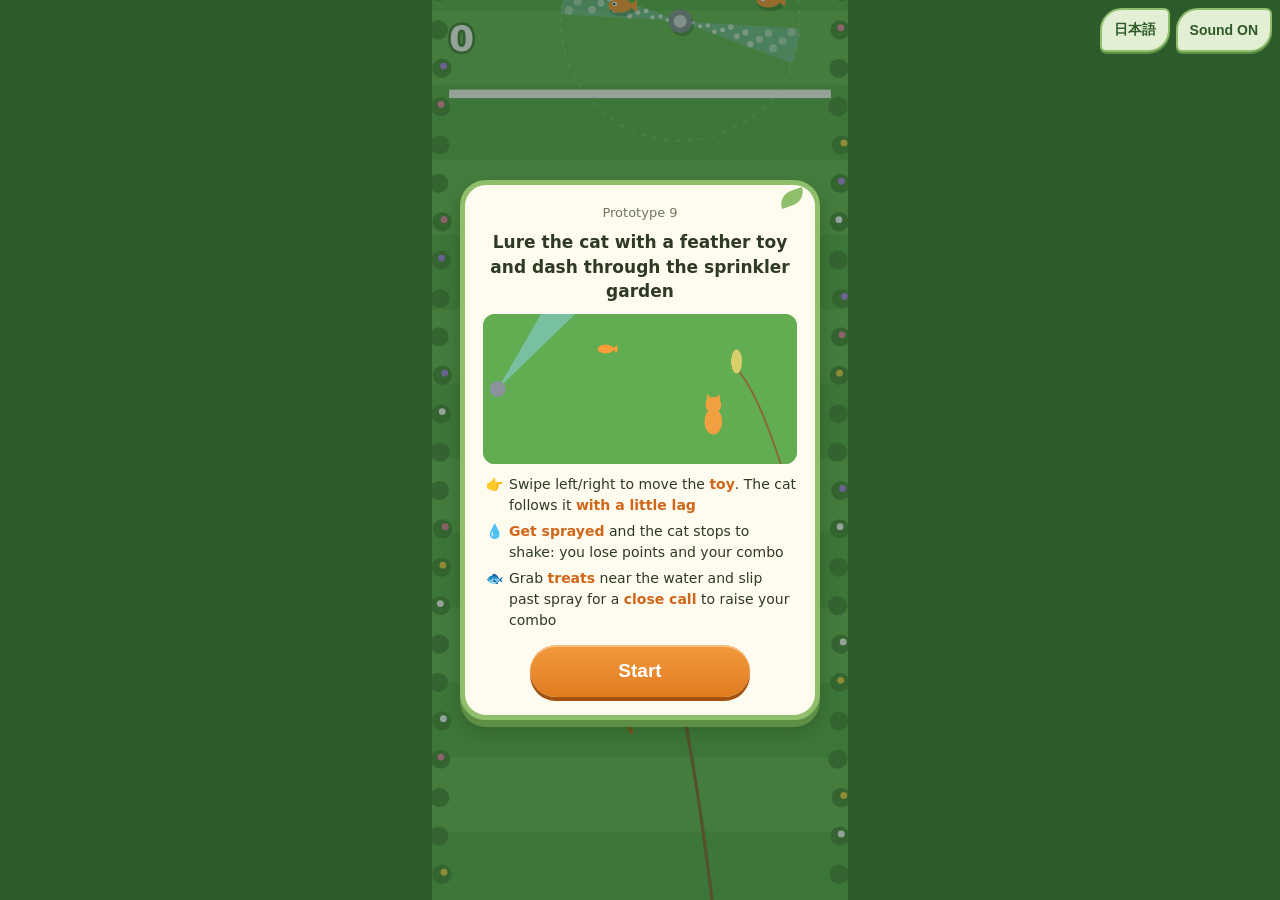
<file: shisaku9/index.html>
<!DOCTYPE html>
<html lang="ja">
<head>
<meta charset="utf-8">
<meta name="viewport" content="width=device-width,initial-scale=1,maximum-scale=1,user-scalable=no,viewport-fit=cover">
<meta name="color-scheme" content="light">
<title>試作9</title>
<style>
*{box-sizing:border-box;-webkit-tap-highlight-color:transparent}
html,body{margin:0;height:100%;overflow:hidden;background:#3f7d38;overscroll-behavior:none;-webkit-user-select:none;user-select:none;-webkit-touch-callout:none;font-family:"Hiragino Maru Gothic ProN","Hiragino Sans","Noto Sans JP","Yu Gothic",system-ui,sans-serif}
#c{position:fixed;inset:0;width:100vw;height:100vh;height:100dvh;touch-action:none;display:block}
.tb{position:fixed;top:calc(env(safe-area-inset-top) + 8px);z-index:20;display:flex;gap:6px}
#tbR{right:8px}
.tb button{min-width:48px;height:44px;border:0;border-radius:22px;background:rgba(255,252,240,.92);color:#2f5a2a;font-size:14px;font-weight:700;padding:0 12px;box-shadow:0 2px 0 rgba(0,0,0,.18)}
.ov{position:fixed;inset:0;z-index:10;display:none;align-items:center;justify-content:center;padding:16px;background:rgba(20,50,30,.45)}
.ov.on{display:flex}
.card{width:min(360px,100%);max-height:calc(100% - 8px);overflow:auto;background:#fffbef;border-radius:20px;padding:20px 18px 18px;text-align:center;color:#2e3a22;box-shadow:0 6px 0 rgba(0,0,0,.2)}
#logo{font-size:42px;font-weight:900;letter-spacing:.06em;color:#e07a1f;margin:4px 0 2px}
.sub{font-size:13px;color:#6f7a5a;margin-bottom:10px}
#howLine{font-size:17px;font-weight:800;margin:6px 0 10px;line-height:1.45}
#demo{width:100%;height:150px;display:block;border-radius:12px;background:#62ad52;margin:0 0 10px}
.rules{list-style:none;padding:0;margin:0 0 14px;text-align:left;font-size:14px;line-height:1.5}
.rules li{margin:5px 0;padding-left:26px;position:relative}
.rules li b{color:#d0661a}
.rules li span.ic{position:absolute;left:0;top:0;width:22px;text-align:center}
.big{display:block;width:220px;max-width:100%;height:52px;margin:8px auto 0;border:0;border-radius:26px;background:#e07a1f;color:#fff;font-size:19px;font-weight:900;box-shadow:0 4px 0 #a2520e}
.big:active{transform:translateY(3px);box-shadow:0 1px 0 #a2520e}
.big.sec{background:#e6ecd6;color:#2f5a2a;box-shadow:0 4px 0 #b6c29a;height:46px;font-size:16px}
#rScore{font-size:46px;font-weight:900;color:#e07a1f;line-height:1.1}
#rBest{font-size:14px;color:#6f7a5a;min-height:20px}
#rNew{display:none;font-size:15px;font-weight:900;color:#fff;background:#3a9ad9;border-radius:12px;padding:2px 10px;margin:4px auto;width:max-content}
.stats{display:grid;grid-template-columns:1fr 1fr 1fr;gap:6px;margin:12px 0 8px}
.stats div{background:#eef2df;border-radius:12px;padding:6px 2px}
.stats b{display:block;font-size:22px}
.stats small{font-size:12px;color:#5d6a48}
#rTip{font-size:14px;line-height:1.5;background:#fff;border:2px dashed #cfdab2;border-radius:12px;padding:8px 10px;margin:8px 0 4px;text-align:left}
#rTitle{font-size:14px;color:#6f7a5a}
@media (max-height:560px){#demo{display:none}.card{padding:12px 14px}#logo{font-size:30px}.rules{margin-bottom:6px;font-size:13px}.rules li{margin:2px 0}.stats{margin:6px 0}#rTip{display:none}.big{height:46px;margin-top:6px}
  #over .card{width:min(560px,100%);display:grid;grid-template-columns:1fr 1fr;column-gap:14px;align-items:center}
  #over .card>#rTitle,#over .card>#rScore,#over .card>#rNew,#over .card>#rBest{grid-column:1}
  #over .card>.stats{grid-column:2;grid-row:1/span 3}
  #over .card>#bRetry{grid-column:1}#over .card>#bTitle{grid-column:2}}
/* v5 テーマ: 庭の木の立て札・葉っぱ */
.card{background:#fffbef;border:5px solid #8fbf6a;border-radius:26px 26px 26px 26px;box-shadow:0 7px 0 #5e8f45,0 10px 18px rgba(20,50,10,.3);position:relative}
.card::before{content:"";position:absolute;top:6px;right:10px;width:26px;height:14px;border-radius:14px 0 14px 0;background:#8fbf6a;transform:rotate(-20deg)}
.big{border-radius:26px;background:linear-gradient(#f39a3e,#e07a1f);box-shadow:0 4px 0 #a2520e,inset 0 2px 0 rgba(255,255,255,.35)}
.big.sec{background:linear-gradient(#f1f6e6,#dfe8c9);color:#2f5a2a;box-shadow:0 4px 0 #9fb07c,inset 0 2px 0 rgba(255,255,255,.6)}
.tb button{border-radius:22px 6px 22px 6px;background:rgba(236,247,222,.95);color:#2f5a2a;border:2px solid #8fbf6a;box-shadow:0 2px 0 #5e8f45}
.stats div{background:#eef6e0;border-radius:14px 4px 14px 4px}
</style>
</head>
<body>
<canvas id="c"></canvas>
<div class="tb" id="tbR"><button id="bLang">EN</button><button id="bMute">音 ON</button></div>

<div class="ov on" id="start"><div class="card">
  <div class="sub" id="sProto">試作9</div>
  <div id="howLine">じゃらしで猫をさそって、水しぶきの庭をかけぬけよう</div>
  <canvas id="demo" width="640" height="300"></canvas>
  <ul class="rules">
    <li><span class="ic">👉</span><span id="r1">画面を左右になぞると <b>じゃらし</b>が動き、猫が<b>少しおくれて</b>追いかける</span></li>
    <li><span class="ic">💧</span><span id="r2"><b>水に当たる</b>と ぶるぶる止まり、点が減って れんぞくが0に</span></li>
    <li><span class="ic">🐟</span><span id="r3">水のそばの<b>おやつ</b>と、水すれすれの<b>ひやっ</b>で れんぞく倍率アップ</span></li>
  </ul>
  <button class="big" id="bStart">はじめる</button>
</div></div>

<div class="ov" id="over"><div class="card">
  <div id="rTitle">けっか</div>
  <div id="rScore">0</div>
  <div id="rNew">ベスト更新！</div>
  <div id="rBest"></div>
  <div class="stats">
    <div><b id="sFish">0</b><small id="lFish">おやつ</small></div>
    <div><b id="sGraze">0</b><small id="lGraze">ひやっ</small></div>
    <div><b id="sWet">0</b><small id="lWet">ぬれた</small></div>
  </div>
  <div id="rTip"></div>
  <button class="big" id="bRetry">もう1回</button>
  <button class="big sec" id="bTitle">タイトルへ</button>
</div></div>

<script>
'use strict';
// ===== 設定 =====
const BEST_KEY='proto9_best_v1';
const $=id=>document.getElementById(id);
const Q=new URLSearchParams(location.search);
/*CORE-START*/
const CORE=(()=>{
const W=390,H=844;
const P={DUR:45,CAT_Y:640,TOY_DY:120,V0:185,V1:250,R:15,K:40,C:8,XMIN:34,XMAX:356,
  WET_T:.75,INV_T:1.05,WET_SLOW:.3,GRAZE:18,FISH_R:13,PTS_FISH:20,PTS_GRAZE:15,WET_PEN:20,MSTEP:.1,MCAP:20,START_Y:560,DT:1/120};
function rng(s){s=(s>>>0)||1;return()=>{s^=s<<13;s>>>=0;s^=s>>>17;s^=s<<5;s>>>=0;return s/4294967296;};}
function wrap(a){while(a>Math.PI)a-=2*Math.PI;while(a<-Math.PI)a+=2*Math.PI;return a;}
function speed(t){return P.V0+(P.V1-P.V0)*Math.min(1,t/P.DUR);}
// スプリンクラー: kind 'side'(端から首振り) / 'spin'(中央で回る2本)
function jetAng(s,t,j){return s.kind==='side'?s.base+s.A*Math.sin(s.w*t+s.ph):s.ph+s.w*t+j*Math.PI;}
function gen(seed){const R=rng(seed*2654435761+7);const sp=[],fish=[];let y=P.START_Y;const end=P.DUR*P.V1+1200;let last='';
  while(y<end){const r=R();let kind;
    if(r<.38)kind='L';else if(r<.76)kind='Rr';else kind='M';
    if(kind===last&&kind==='M')kind=R()<.5?'L':'Rr';last=kind;
    const lvl=Math.min(1,y/9000);
    if(kind==='M'){const s={kind:'spin',x:150+R()*90,y:y+60,Rg:105+R()*20,hw:.15,w:(R()<.5?-1:1)*(1.2+R()*.5+lvl*.5),ph:R()*6.283,jets:2};sp.push(s);y+=360+R()*80;}
    else{const left=kind==='L';const s={kind:'side',x:left?-4:394,y:y+40,Rg:180+R()*55,hw:.12,base:left?0:Math.PI,A:.95+R()*.25,w:1.0+R()*.5+lvl*.5,ph:R()*6.283,jets:1};
      if(!left)s.A=-s.A;sp.push(s);y+=330+R()*90;}
    const s=sp[sp.length-1];const nf=2+(R()<.45?1:0);
    for(let i=0;i<nf;i++){let fx,fy,ok=false;for(let k=0;k<12&&!ok;k++){
        if(s.kind==='side'){const a=s.base+(R()*2-1)*Math.abs(s.A)*.9;const d=s.Rg*(.35+R()*.55);fx=s.x+Math.cos(a)*d;fy=s.y+Math.sin(a)*d;}
        else{const a=R()*6.283;const d=s.Rg*(.45+R()*.45);fx=s.x+Math.cos(a)*d;fy=s.y+Math.sin(a)*d;}
        ok=fx>P.XMIN+4&&fx<P.XMAX-4&&fy>P.START_Y-60&&fish.every(f=>Math.hypot(f.x-fx,f.y-fy)>46);}
      if(ok)fish.push({x:fx,y:fy});}
  }
  fish.sort((a,b)=>a.y-b.y);sp.sort((a,b)=>a.y-b.y);return{sp,fish};}
function create(seed){const L=gen(seed);return{seed,state:'ready',t:0,d:0,x:W/2,vx:0,tx:W/2,stun:0,inv:0,combo:0,maxCombo:0,score:0,
  fishN:0,grazeN:0,wetN:0,sp:L.sp,fish:L.fish,taken:new Uint8Array(L.fish.length),gz:new Float32Array(L.sp.length),si:0,fi:0,events:[],wetBy:-1};}
function clone(g){const c=Object.assign({},g);c.taken=g.taken.slice();c.gz=g.gz.slice();c.events=[];return c;}
function mult(g){return 1+P.MSTEP*Math.min(g.combo,P.MCAP);}
function setToy(g,x){g.tx=Math.max(P.XMIN,Math.min(P.XMAX,x));}
function begin(g){if(g.state==='ready'){g.state='play';g.events.push({k:'go'});}}
// 判定: 戻り値 0=なし 1=すれすれ 2=当たり
function test(g,s,t){const dx=g.x-s.x,dy=g.d-s.y;const dist=Math.hypot(dx,dy);if(dist-P.R>s.Rg)return[0,0];if(dist<P.R+6)return[2,0];
  const ang=Math.atan2(dy,dx);const ar=Math.asin(Math.min(1,P.R/dist));let best=9;
  for(let j=0;j<s.jets;j++){const diff=Math.abs(wrap(ang-jetAng(s,t,j)));const cl=(diff-s.hw-ar)*dist;if(cl<best)best=cl;}
  if(best<=0)return[2,0];if(best<P.GRAZE&&dist<s.Rg)return[1,best];return[0,0];}
function step(g,dt){if(g.state!=='play')return;g.t+=dt;const t=g.t;
  const v=speed(t)*(g.stun>0?P.WET_SLOW:1);g.d+=v*dt;
  const ax=g.stun>0?-P.C*g.vx:P.K*(g.tx-g.x)-P.C*g.vx;g.vx+=ax*dt;g.x+=g.vx*dt;
  if(g.x<P.R+4){g.x=P.R+4;g.vx=0;}if(g.x>W-P.R-4){g.x=W-P.R-4;g.vx=0;}
  if(g.stun>0)g.stun-=dt;if(g.inv>0)g.inv-=dt;
  while(g.si<g.sp.length&&g.sp[g.si].y+g.sp[g.si].Rg+40<g.d)g.si++;
  for(let i=g.si;i<g.sp.length;i++){const s=g.sp[i];if(s.y-s.Rg-40>g.d)break;
    const[r,cl]=test(g,s,t);
    if(r===2&&g.inv<=0){g.gz[i]=1;g.stun=P.WET_T;g.inv=P.INV_T;g.wetN++;g.combo=0;const lose=Math.min(g.score,P.WET_PEN);g.score-=lose;g.wetBy=i;g.events.push({k:'wet',x:g.x,y:g.d,p:lose});}
    else if(r===1&&g.inv<=0&&g.gz[i]===0){g.gz[i]=1;g.combo++;g.maxCombo=Math.max(g.maxCombo,g.combo);const p=Math.round(P.PTS_GRAZE*mult(g));g.score+=p;g.grazeN++;g.events.push({k:'graze',x:g.x,y:g.d,p,c:g.combo});}}
  while(g.fi<g.fish.length&&g.fish[g.fi].y<g.d-60)g.fi++;
  for(let i=g.fi;i<g.fish.length;i++){const f=g.fish[i];if(f.y>g.d+60)break;if(g.taken[i])continue;
    if(Math.hypot(f.x-g.x,f.y-g.d)<P.R+P.FISH_R){g.taken[i]=1;g.combo++;g.maxCombo=Math.max(g.maxCombo,g.combo);const p=Math.round(P.PTS_FISH*mult(g));g.score+=p;g.fishN++;g.events.push({k:'fish',x:f.x,y:f.y,p,c:g.combo});}}
  if(g.t>=P.DUR){g.t=P.DUR;g.state='over';g.events.push({k:'end'});}}
function update(g,dt){let n=Math.max(1,Math.round(dt/P.DT));const h=dt/n;for(let i=0;i<n;i++)step(g,h);}
function wetAt(g,x,yW,t){const save={x:g.x,d:g.d};g.x=x;g.d=yW;let hit=false;for(let i=g.si;i<g.sp.length;i++){const s=g.sp[i];if(s.y-s.Rg-40>yW)break;if(test(g,s,t)[0]===2){hit=true;break;}}g.x=save.x;g.d=save.d;return hit;}
return{W,H,P,rng,gen,create,clone,step,update,setToy,begin,mult,jetAng,speed,test,wetAt};})();
/*CORE-END*/
const TXT={
 ja:{proto:'試作9',how:'じゃらしで猫をさそって、水しぶきの庭をかけぬけよう',
  r1:'画面を左右になぞると <b>じゃらし</b>が動き、猫が<b>少しおくれて</b>追いかける',
  r2:'<b>水に当たる</b>と ぶるぶる止まり、点が減って れんぞくが0に',
  r3:'水のそばの<b>おやつ</b>と、水すれすれの<b>ひやっ</b>で れんぞく倍率アップ',
  start:'はじめる',retry:'もう1回',title:'タイトルへ',result:'けっか',best:'ベスト',newBest:'ベスト更新！',
  fish:'おやつ',graze:'ひやっ',wet:'ぬれた',mOn:'音 ON',mOff:'音 OFF',lang:'EN',
  ready:'左右になぞって じゃらしを動かそう',ready2:'さわると スタート',hiya:'ひやっ',wetMsg:'ぬれた！',combo:'れんぞく',
  tips:{great:'いい走り！ 水が回ってくる向きを見て、先回りして じゃらしを置くと もっと伸びる。',
   wet:'猫は じゃらしに少しおくれて付いてきて、行き過ぎる。動かすのを早めに、小さめにしてみよう。',
   fish:'安全な所だけだと点が伸びにくい。水が通りすぎた直後に、そのあとを追って おやつを取ろう。',
   graze:'水のすぐ横を ぬれずにぬけると「ひやっ」で点と倍率が上がる。'}},
 en:{proto:'Prototype 9',how:'Lure the cat with a feather toy and dash through the sprinkler garden',
  r1:'Swipe left/right to move the <b>toy</b>. The cat follows it <b>with a little lag</b>',
  r2:'<b>Get sprayed</b> and the cat stops to shake: you lose points and your combo',
  r3:'Grab <b>treats</b> near the water and slip past spray for a <b>close call</b> to raise your combo',
  start:'Start',retry:'Play again',title:'Title',result:'Result',best:'Best',newBest:'New best!',
  fish:'Treats',graze:'Close calls',wet:'Sprayed',mOn:'Sound ON',mOff:'Sound OFF',lang:'日本語',
  ready:'Swipe left/right to move the toy',ready2:'Touch to start',hiya:'Close!',wetMsg:'Sprayed!',combo:'combo',
  tips:{great:'Nice run! Watch which way the spray turns and place the toy ahead of time.',
   wet:'The cat lags behind the toy and overshoots. Move it earlier and in smaller steps.',
   fish:'Playing only safe spots scores little. Follow right behind the spray to grab treats.',
   graze:'Slip past the spray without getting wet for a close call: points and combo.'}}};
let LANG=Q.get('lang')==='en'?'en':(Q.get('lang')==='ja'?'ja':((navigator.language||'ja').startsWith('ja')?'ja':'en'));
function applyLang(){const T=TXT[LANG];document.documentElement.lang=LANG;document.title='試作9';
  $('sProto').textContent=T.proto;$('howLine').textContent=T.how;
  $('r1').innerHTML=T.r1;$('r2').innerHTML=T.r2;$('r3').innerHTML=T.r3;$('bStart').textContent=T.start;$('bRetry').textContent=T.retry;$('bTitle').textContent=T.title;
  $('rTitle').textContent=T.result;$('rNew').textContent=T.newBest;$('lFish').textContent=T.fish;$('lGraze').textContent=T.graze;$('lWet').textContent=T.wet;
  $('bLang').textContent=T.lang;$('bMute').textContent=SND.muted?T.mOff:T.mOn;if(lastResult)showResult(lastResult,true);}

// ===== 音(WebAudio。素材ファイルなし) =====
const SND={ctx:null,master:null,muted:false,noise:null,
  init(){if(this.ctx){if(this.ctx.state==='suspended')this.ctx.resume();return;}const AC=window.AudioContext||window.webkitAudioContext;if(!AC)return;
    const c=new AC();this.ctx=c;const comp=c.createDynamicsCompressor();comp.threshold.value=-14;comp.knee.value=8;comp.ratio.value=6;comp.attack.value=.003;comp.release.value=.15;
    this.master=c.createGain();this.master.gain.value=this.muted?0:0.4;this.master.connect(comp);comp.connect(c.destination);
    const n=Math.floor(c.sampleRate*.6);const b=c.createBuffer(1,n,c.sampleRate);const d=b.getChannelData(0);let s=12345;for(let i=0;i<n;i++){s=(s*1103515245+12345)>>>0;d[i]=(s/4294967296)*2-1;}this.noise=b;},
  setMute(m){this.muted=m;if(this.master)this.master.gain.setTargetAtTime(m?0:0.4,this.ctx.currentTime,.02);},
  tone(f,t0,dur,type,vol,f2){const c=this.ctx;if(!c)return;const o=c.createOscillator(),g=c.createGain();o.type=type;o.frequency.setValueAtTime(f,t0);if(f2)o.frequency.exponentialRampToValueAtTime(f2,t0+dur);
    g.gain.setValueAtTime(0.0001,t0);g.gain.exponentialRampToValueAtTime(vol,t0+.008);g.gain.exponentialRampToValueAtTime(0.0001,t0+dur);o.connect(g);g.connect(this.master);o.start(t0);o.stop(t0+dur+.02);},
  hiss(t0,dur,vol,type,f1,f2,q){const c=this.ctx;if(!c||!this.noise)return;const s=c.createBufferSource();s.buffer=this.noise;const fl=c.createBiquadFilter();fl.type=type;fl.Q.value=q||1;fl.frequency.setValueAtTime(f1,t0);if(f2)fl.frequency.exponentialRampToValueAtTime(f2,t0+dur);
    const g=c.createGain();g.gain.setValueAtTime(0.0001,t0);g.gain.exponentialRampToValueAtTime(vol,t0+.01);g.gain.exponentialRampToValueAtTime(0.0001,t0+dur);s.connect(fl);fl.connect(g);g.connect(this.master);s.start(t0);s.stop(t0+dur+.02);},
  // おやつ: れんぞくで音が上がる(五音音階)
  fish(combo){const c=this.ctx;if(!c)return;const sc=[0,2,4,7,9];const i=Math.min(Math.max(combo-1,0),14);const f=523*Math.pow(2,(sc[i%5]+12*Math.floor(i/5))/12);const t=c.currentTime;
    this.tone(f,t,.16,'triangle',.2);this.tone(f*1.5,t+.06,.16,'triangle',.12);},
  graze(){const c=this.ctx;if(!c)return;const t=c.currentTime;this.hiss(t,.22,.12,'bandpass',2500,6000,2);this.tone(880,t,.14,'sine',.08,1320);},
  wet(){const c=this.ctx;if(!c)return;const t=c.currentTime;this.hiss(t,.4,.28,'lowpass',2600,500,.7);this.tone(760,t+.05,.24,'sine',.1,380);},
  tick(){const c=this.ctx;if(!c)return;this.tone(1200,c.currentTime,.04,'square',.025);},
  go(){const c=this.ctx;if(!c)return;const t=c.currentTime;this.tone(660,t,.08,'triangle',.12);this.tone(990,t+.07,.12,'triangle',.12);},
  end(){const c=this.ctx;if(!c)return;const t=c.currentTime;[523,659,784,1047].forEach((f,i)=>this.tone(f,t+i*.09,.35,'triangle',.16));},
  start(){const c=this.ctx;if(!c)return;const t=c.currentTime;this.tone(392,t,.12,'triangle',.15);this.tone(587,t+.08,.18,'triangle',.15);}
};

// ===== 描画 =====
const cv=$('c'),ctx=cv.getContext('2d');let DPR=1,VW=0,VH=0,K=1,OX=0,OY=0;
function resize(){DPR=Math.min(3,window.devicePixelRatio||1);VW=window.innerWidth;VH=window.innerHeight;cv.width=Math.round(VW*DPR);cv.height=Math.round(VH*DPR);
  K=Math.min(VW/CORE.W,VH/CORE.H);OX=(VW-CORE.W*K)/2;OY=(VH-CORE.H*K)/2;}
window.addEventListener('resize',resize);
let G=null,lastResult=null,fx=[],seedBase=+(Q.get('seed')||0)||0,round=0,lastTickS=99;
function L(x,y){return {x:(x-OX)/K,y:(y-OY)/K};}
const FONT='"Hiragino Maru Gothic ProN","Hiragino Sans","Noto Sans JP",system-ui,sans-serif';
const P=CORE.P;
function SY(g,wy){return P.CAT_Y-(wy-g.d);}
function hash(i){let h=(i*2654435761)>>>0;h^=h>>>15;return (h>>>0)/4294967296;}
function drawLawn(g,t){ctx.fillStyle='#5fae4f';ctx.fillRect(0,0,CORE.W,CORE.H);
  const S=70;const k0=Math.floor((g.d-P.CAT_Y-40)/S),k1=Math.ceil((g.d+CORE.H)/S);
  ctx.fillStyle='#69b958';for(let k=k0;k<=k1;k++){if(k%2)continue;const y=SY(g,k*S);ctx.fillRect(0,y-S,CORE.W,S);}
  // 花だん(両はし)
  for(let k=Math.floor((g.d-P.CAT_Y-40)/36);k<=Math.ceil((g.d+CORE.H)/36);k++){const y=SY(g,k*36);
    for(const side of [0,1]){const r=hash(k*2+side);const x=side?CORE.W-8+r*4-2:8+r*4-2;ctx.fillStyle='#4e8f3f';ctx.beginPath();ctx.arc(x,y,9,0,7);ctx.fill();
      if(r>.45){ctx.fillStyle=['#f2d64b','#f08aa8','#ffffff','#b28af0'][Math.floor(r*40)%4];ctx.beginPath();ctx.arc(x+(r-.5)*6,y-2,3.2,0,7);ctx.fill();}}}}
function drawSprinkler(g,s,i,t){const sx=s.x,sy=SY(g,s.y);if(sy<-s.Rg-20||sy>CORE.H+s.Rg+20)return;
  ctx.save();
  // 届く範囲(うすい点線)
  ctx.strokeStyle='rgba(255,255,255,.18)';ctx.setLineDash([4,7]);ctx.lineWidth=1.5;ctx.beginPath();
  if(s.kind==='spin')ctx.arc(sx,sy,s.Rg,0,7);else{const a0=-(s.base+Math.abs(s.A)),a1=-(s.base-Math.abs(s.A));ctx.moveTo(sx,sy);ctx.arc(sx,sy,s.Rg,Math.min(a0,a1),Math.max(a0,a1));ctx.closePath();}
  ctx.stroke();ctx.setLineDash([]);
  for(let j=0;j<s.jets;j++){const a=-CORE.jetAng(s,t,j);
    // 当たる範囲(水色の扇)
    ctx.fillStyle='rgba(150,215,255,.30)';ctx.beginPath();ctx.moveTo(sx,sy);ctx.arc(sx,sy,s.Rg,a-s.hw,a+s.hw);ctx.closePath();ctx.fill();
    // しぶき
    for(let k=0;k<14;k++){const u=((k/14)+t*1.6+i*.13)%1;const d=12+u*(s.Rg-12);const off=(hash(k+i*31)-.5)*s.hw*1.6;const px=sx+Math.cos(a+off)*d,py=sy+Math.sin(a+off)*d;
      ctx.fillStyle='rgba(255,255,255,'+(0.85-u*.5).toFixed(2)+')';ctx.beginPath();ctx.arc(px,py,1.6+u*2.6,0,7);ctx.fill();}}
  // 本体
  ctx.fillStyle='rgba(0,0,0,.2)';ctx.beginPath();ctx.arc(sx+2,sy+3,11,0,7);ctx.fill();
  ctx.fillStyle='#8a939c';ctx.beginPath();ctx.arc(sx,sy,11,0,7);ctx.fill();ctx.fillStyle='#d8dde2';ctx.beginPath();ctx.arc(sx,sy,6,0,7);ctx.fill();
  ctx.restore();}
function drawFish(x,y,t){ctx.save();ctx.translate(x,y+Math.sin(t*4+x)*2);
  ctx.fillStyle='rgba(0,0,0,.18)';ctx.beginPath();ctx.ellipse(2,4,12,6,0,0,7);ctx.fill();
  ctx.fillStyle='#ff9d3b';ctx.beginPath();ctx.ellipse(0,0,11,6.5,0,0,7);ctx.fill();
  ctx.beginPath();ctx.moveTo(8,0);ctx.lineTo(16,-6);ctx.lineTo(16,6);ctx.closePath();ctx.fill();
  ctx.fillStyle='#fff';ctx.beginPath();ctx.arc(-5,-1.5,2.2,0,7);ctx.fill();ctx.fillStyle='#333';ctx.beginPath();ctx.arc(-5.4,-1.5,1.1,0,7);ctx.fill();
  ctx.restore();}
function drawCat(x,y,vx,wet,t,run,tx){ctx.save();const sh=wet?Math.sin(t*70)*3:0;ctx.translate(x+sh,y);ctx.rotate(Math.max(-.45,Math.min(.45,vx/500)));
  // v5: 上から見た猫を描き込み(走りの足運び・しっぽ・耳・じゃらしを見る顔)
  const body=wet?'#b98a5a':'#f0a040',str=wet?'#8d6640':'#c8701c',lt=wet?'#d8b48c':'#ffd9a0',ol='rgba(70,35,10,.55)';
  const sp=run?Math.min(1,.35+Math.abs(vx)/260):0,ph=t*(12+sp*10),st=Math.sin(ph)*sp,dx=(tx===undefined?0:tx-x);
  const look=Math.max(-1,Math.min(1,dx/60));
  ctx.fillStyle='rgba(0,0,0,.2)';ctx.beginPath();ctx.ellipse(3,6,15,22,0,0,7);ctx.fill();
  // しっぽ(根元が太く先が細い。走ると後ろへ流れ、止まるとゆらゆら)
  const sw=wet?Math.sin(t*30)*2:Math.sin(t*(run?9:4))*(run?6:11);
  const tp=[[0,16],[sw*.6-look*2,27],[sw*1.2-look*5,37],[sw*.7-look*7,47]];
  for(let k=0;k<3;k++){ctx.strokeStyle=k===2?str:body;ctx.lineWidth=7-k*1.8;ctx.lineCap='round';ctx.beginPath();ctx.moveTo(tp[k][0],tp[k][1]);ctx.lineTo(tp[k+1][0],tp[k+1][1]);ctx.stroke();}
  ctx.strokeStyle=str;ctx.lineWidth=2;for(const k of [1,2]){ctx.beginPath();ctx.arc(tp[k][0],tp[k][1],3,0,7);ctx.stroke();}
  // 足(前後が交互にのびる走り。前足は じゃらしの方へ少し出る)
  const legs=[[-10,-9,1,1],[10,-9,-1,1],[-9,13,-1,0],[9,13,1,0]];
  for(const [lx,ly,s2,fr] of legs){const ext=st*s2*5,reach=fr?look*2.5:0;ctx.fillStyle=body;ctx.beginPath();ctx.ellipse(lx+reach,ly-ext,4.6,6.4,0,0,7);ctx.fill();
    ctx.strokeStyle=ol;ctx.lineWidth=1;ctx.stroke();ctx.fillStyle=lt;ctx.beginPath();ctx.ellipse(lx+reach,ly-ext-(fr?4:-4),3,2.2,0,0,7);ctx.fill();}
  // からだ(走るとのび縮み)
  const sy=1+Math.sin(ph*2)*.05*sp;ctx.save();ctx.scale(1-(sy-1)*.6,sy);
  ctx.fillStyle=body;ctx.beginPath();ctx.ellipse(0,2,12.5,18.5,0,0,7);ctx.fill();ctx.strokeStyle=ol;ctx.lineWidth=1.2;ctx.stroke();
  ctx.fillStyle=lt;ctx.globalAlpha*=.55;ctx.beginPath();ctx.ellipse(-3,-1,4.5,10,-.15,0,7);ctx.fill();ctx.globalAlpha/=.55;
  ctx.strokeStyle=str;ctx.lineWidth=3;ctx.lineCap='round';ctx.beginPath();ctx.moveTo(0,-12);ctx.lineTo(0,17);ctx.stroke();
  ctx.lineWidth=2.6;for(const yy of [-5,2,9,15]){const w=yy>12?6:9;ctx.beginPath();ctx.moveTo(-w,yy+2);ctx.quadraticCurveTo(-w*.4,yy-3,-1.5,yy-1);ctx.moveTo(w,yy+2);ctx.quadraticCurveTo(w*.4,yy-3,1.5,yy-1);ctx.stroke();}
  if(wet){ctx.strokeStyle='rgba(120,170,220,.8)';ctx.lineWidth=1.5;for(const [px,py] of [[-11,-6],[11,0],[-10,10],[12,12]]){ctx.beginPath();ctx.moveTo(px,py);ctx.lineTo(px+(px>0?4:-4),py-3);ctx.stroke();}}
  ctx.restore();
  // あたま(じゃらしの方を向く)
  ctx.save();ctx.translate(look*3,-19);ctx.rotate(look*.35);
  const ea=wet?.55:Math.sin(t*3)*.05; // ぬれると耳が横に寝る
  for(const sd of [-1,1]){ctx.save();ctx.translate(sd*7,-6);ctx.rotate(sd*(.15+ea));ctx.fillStyle=body;ctx.beginPath();ctx.moveTo(-4.5,3);ctx.lineTo(0,-10);ctx.lineTo(4.5,3);ctx.closePath();ctx.fill();ctx.strokeStyle=ol;ctx.lineWidth=1;ctx.stroke();
    ctx.fillStyle='#f4a9a0';ctx.beginPath();ctx.moveTo(-2.4,2);ctx.lineTo(0,-6);ctx.lineTo(2.4,2);ctx.closePath();ctx.fill();ctx.restore();}
  ctx.fillStyle=body;ctx.beginPath();ctx.ellipse(0,0,11,10.5,0,0,7);ctx.fill();ctx.strokeStyle=ol;ctx.lineWidth=1.2;ctx.stroke();
  ctx.strokeStyle=str;ctx.lineWidth=2.2;for(const xx of [-3.5,0,3.5]){ctx.beginPath();ctx.moveTo(xx,1);ctx.lineTo(xx*.8,-7);ctx.stroke();}
  // 目(上=前を見る。じゃらしの方へ黒目が寄る)
  for(const sd of [-1,1]){ctx.fillStyle='#fff6d0';ctx.beginPath();ctx.ellipse(sd*4.4,-5.5,2.6,2.1,0,0,7);ctx.fill();ctx.fillStyle='#2b1a0e';ctx.beginPath();ctx.ellipse(sd*4.4+look*1,-6,wet?1.6:1,1.7,0,0,7);ctx.fill();}
  ctx.fillStyle='#e07b80';ctx.beginPath();ctx.moveTo(-1.6,-9.2);ctx.lineTo(1.6,-9.2);ctx.lineTo(0,-7.6);ctx.closePath();ctx.fill();
  ctx.strokeStyle='rgba(255,255,255,.75)';ctx.lineWidth=.9;for(const sd of [-1,1])for(const a2 of [-.25,.1]){ctx.beginPath();ctx.moveTo(sd*5,-8);ctx.lineTo(sd*15,-8+a2*14-look*sd*2);ctx.stroke();}
  ctx.restore();
  ctx.restore();}
function drawToy(x,y,t,held){ctx.save();
  const sway=Math.sin(t*7)*3;
  ctx.strokeStyle='#8a6a3a';ctx.lineWidth=3;ctx.lineCap='round';ctx.beginPath();ctx.moveTo(x+70,CORE.H+20);ctx.quadraticCurveTo(x+40,y+90,x+sway,y+14);ctx.stroke();
  ctx.translate(x+sway,y);ctx.rotate(-.15+sway*.02);
  ctx.fillStyle='#d9cf6a';ctx.beginPath();ctx.ellipse(0,0,8,17,0,0,7);ctx.fill();
  ctx.strokeStyle='#efe79a';ctx.lineWidth=1.4;for(let k=-14;k<=14;k+=3.5){const w=7*Math.sqrt(1-(k/17)**2);ctx.beginPath();ctx.moveTo(-w-3,k);ctx.lineTo(w+3,k-2);ctx.stroke();}
  if(held){ctx.strokeStyle='rgba(255,255,255,.7)';ctx.lineWidth=2;ctx.beginPath();ctx.arc(0,0,24,0,7);ctx.stroke();}
  ctx.restore();}
function draw(now){const t=now/1000;ctx.setTransform(DPR,0,0,DPR,0,0);ctx.fillStyle='#3f7d38';ctx.fillRect(0,0,VW,VH);
  if(!G)return;const g=G;ctx.setTransform(DPR*K,0,0,DPR*K,DPR*OX,DPR*OY);ctx.save();ctx.beginPath();ctx.rect(0,0,CORE.W,CORE.H);ctx.clip();
  drawLawn(g,t);const gt=g.t;
  for(let i=Math.max(0,g.si-1);i<g.sp.length;i++){const s=g.sp[i];if(SY(g,s.y)<-s.Rg-40)break;drawSprinkler(g,s,i,gt);}
  for(let i=Math.max(0,g.fi-2);i<g.fish.length;i++){const f=g.fish[i];const y=SY(g,f.y);if(y<-30)break;if(!g.taken[i]&&y<CORE.H+30)drawFish(f.x,y,t);}
  // 猫とじゃらしをつなぐ点線
  const toyY=P.CAT_Y-P.TOY_DY;ctx.strokeStyle='rgba(255,255,255,.35)';ctx.setLineDash([3,6]);ctx.lineWidth=2;ctx.beginPath();ctx.moveTo(g.x,P.CAT_Y-30);ctx.lineTo(g.tx,toyY+18);ctx.stroke();ctx.setLineDash([]);
  if(g.inv>0&&g.stun<=0&&Math.floor(t*12)%2)ctx.globalAlpha=.55;
  drawCat(g.x,P.CAT_Y,g.vx,g.stun>0,t,g.state==='play',g.tx);ctx.globalAlpha=1;
  drawToy(g.tx,toyY,t,pid!==null);
  // 効果
  fx=fx.filter(f=>now-f.t0<f.life);for(const f of fx){const u=(now-f.t0)/f.life;ctx.globalAlpha=1-u;
    if(f.k==='pts'){ctx.font='900 '+(f.big?24:20)+'px '+FONT;ctx.textAlign='center';ctx.lineWidth=4;ctx.strokeStyle='rgba(0,0,0,.35)';ctx.fillStyle=f.col||'#fff';const y=f.y-u*40;ctx.strokeText(f.s,f.x,y);ctx.fillText(f.s,f.x,y);}
    else if(f.k==='ring'){ctx.strokeStyle=f.col||'#fff';ctx.lineWidth=3;ctx.beginPath();ctx.arc(f.x,f.y,10+u*30,0,7);ctx.stroke();}
    else if(f.k==='splash'){ctx.fillStyle='rgba(190,230,255,.9)';for(let k=0;k<12;k++){const a=k*.52;const r=8+u*44;ctx.beginPath();ctx.arc(f.x+Math.cos(a)*r,f.y+Math.sin(a)*r,3*(1-u)+1,0,7);ctx.fill();}}
    ctx.globalAlpha=1;}
  // HUD
  const T=TXT[LANG];ctx.textAlign='left';ctx.textBaseline='alphabetic';ctx.font='900 34px '+FONT;ctx.lineWidth=5;ctx.strokeStyle='rgba(0,0,0,.3)';ctx.fillStyle='#fff';ctx.strokeText(String(g.score),16,48);ctx.fillText(String(g.score),16,48);
  if(g.combo>0){const m=CORE.mult(g);ctx.font='800 16px '+FONT;const s=g.combo+' '+T.combo+'  ×'+m.toFixed(1);ctx.strokeText(s,18,72);ctx.fillStyle='#ffe27a';ctx.fillText(s,18,72);}
  const left=Math.max(0,P.DUR-g.t);ctx.fillStyle='rgba(0,0,0,.25)';ctx.fillRect(16,84,CORE.W-32,8);ctx.fillStyle=left<=5?'#ff7a5a':'#fff';ctx.fillRect(16,84,(CORE.W-32)*left/P.DUR,8);
  if(g.state==='ready'&&!$('start').classList.contains('on')){ctx.textAlign='center';ctx.font='800 20px '+FONT;ctx.lineWidth=5;ctx.strokeStyle='rgba(0,0,0,.35)';ctx.fillStyle='#fff';
    ctx.strokeText(T.ready,195,330);ctx.fillText(T.ready,195,330);ctx.font='700 15px '+FONT;ctx.strokeText(T.ready2,195,356);ctx.fillText(T.ready2,195,356);
    const hx=195+Math.sin(t*3)*70;ctx.font='40px system-ui,sans-serif';ctx.fillText('👆',hx,430);}
  ctx.restore();}
// タイトルの小さな説明図
const dcv=$('demo'),dx=dcv.getContext('2d');
function drawDemo(now){const t=now/1000;dx.setTransform(1,0,0,1,0,0);dx.fillStyle='#62ad52';dx.fillRect(0,0,640,300);
  // 簡易: スプリンクラーと扇、猫、じゃらし
  const a=Math.sin(t*1.3)*.9;dx.fillStyle='rgba(150,215,255,.45)';dx.beginPath();dx.moveTo(30,150);dx.arc(30,150,330,-a-.14,-a+.14);dx.closePath();dx.fill();
  dx.fillStyle='#8a939c';dx.beginPath();dx.arc(30,150,16,0,7);dx.fill();
  const tx=430+Math.sin(t*1.1)*90;const cx=430+Math.sin(t*1.1-.9)*100;
  dx.fillStyle='#ff9d3b';dx.beginPath();dx.ellipse(250,70,16,9,0,0,7);dx.fill();dx.beginPath();dx.moveTo(262,70);dx.lineTo(274,62);dx.lineTo(274,78);dx.closePath();dx.fill();
  dx.fillStyle='#f0a040';dx.beginPath();dx.ellipse(cx,215,18,26,0,0,7);dx.fill();dx.beginPath();dx.arc(cx,182,16,0,7);dx.fill();
  dx.beginPath();dx.moveTo(cx-15,178);dx.lineTo(cx-12,160);dx.lineTo(cx-3,170);dx.closePath();dx.fill();dx.beginPath();dx.moveTo(cx+15,178);dx.lineTo(cx+12,160);dx.lineTo(cx+3,170);dx.closePath();dx.fill();
  dx.strokeStyle='#8a6a3a';dx.lineWidth=4;dx.beginPath();dx.moveTo(tx+90,300);dx.quadraticCurveTo(tx+40,150,tx,110);dx.stroke();
  dx.fillStyle='#d9cf6a';dx.beginPath();dx.ellipse(tx,95,11,24,0,0,7);dx.fill();}

// ===== 進行 =====
let best=0;try{best=+localStorage.getItem(BEST_KEY)||0;}catch(e){}
function newGame(){round++;const seed=seedBase?seedBase+round-1:(Math.floor(Math.random()*1e9)+1);G=CORE.create(seed);fx=[];lastTickS=99;lastResult=null;}
function startGame(){SND.init();SND.start();newGame();$('start').classList.remove('on');$('over').classList.remove('on');}
function handleEvents(now){const g=G;if(!g)return;const T=TXT[LANG];
  for(const e of g.events){const y=SY(g,e.y);
    if(e.k==='fish'){SND.fish(e.c);fx.push({k:'ring',x:e.x,y,t0:now,life:300,col:'#ffd27a'});fx.push({k:'pts',x:e.x,y:y-18,s:'+'+e.p,t0:now,life:650,col:'#ffe27a'});}
    else if(e.k==='graze'){SND.graze();fx.push({k:'pts',x:Math.min(280,Math.max(110,e.x)),y:y-50,s:T.hiya+' +'+e.p,t0:now,life:800,col:'#bfe8ff',big:true});}
    else if(e.k==='wet'){SND.wet();fx.push({k:'splash',x:e.x,y,t0:now,life:500});fx.push({k:'pts',x:Math.min(280,Math.max(110,e.x)),y:y-50,s:T.wetMsg+(e.p?' -'+e.p:''),t0:now,life:800,col:'#9fd0ff',big:true});if(navigator.vibrate)try{navigator.vibrate(30);}catch(_){}}
    else if(e.k==='go'){SND.go();}
    else if(e.k==='end'){SND.end();finish();}
  }
  g.events.length=0;}
function finish(){const g=G;const r={score:g.score,fish:g.fishN,graze:g.grazeN,wet:g.wetN,maxCombo:g.maxCombo,newBest:false,prevBest:best};
  if(g.score>best){r.newBest=g.score>0;best=g.score;try{localStorage.setItem(BEST_KEY,String(best));}catch(e){}}
  lastResult=r;window.__lastResult=r;pid=null;setTimeout(()=>{if(lastResult===r)showResult(r);},700);}
function showResult(r,silent){const T=TXT[LANG];$('rScore').textContent=r.score;$('rNew').style.display=r.newBest?'block':'none';$('rBest').textContent=T.best+' '+best;
  $('sFish').textContent=r.fish;$('sGraze').textContent=r.graze;$('sWet').textContent=r.wet;
  let tip;if(r.wet>=8)tip=T.tips.wet;else if(r.fish<15)tip=T.tips.fish;else if(r.graze<12)tip=T.tips.graze;else tip=T.tips.great;
  $('rTip').textContent=tip;if(!silent||$('over').classList.contains('on'))$('over').classList.add('on');}
// 入力: 画面のどこでも左右になぞる(相対移動)。指1本だけ
let pid=null,fx0=0,tx0=0;const GAIN=1.15;
function toL(e){const r=cv.getBoundingClientRect();return L(e.clientX-r.left,e.clientY-r.top);}
cv.addEventListener('pointerdown',e=>{e.preventDefault();if(!G||pid!==null||G.state==='over')return;if($('start').classList.contains('on')||$('over').classList.contains('on'))return;
  SND.init();const p=toL(e);pid=e.pointerId;fx0=p.x;tx0=G.tx;CORE.begin(G);try{cv.setPointerCapture(e.pointerId);}catch(_){}});
cv.addEventListener('pointermove',e=>{if(e.pointerId!==pid||!G)return;e.preventDefault();const p=toL(e);CORE.setToy(G,tx0+(p.x-fx0)*GAIN);});
const endP=e=>{if(e.pointerId!==pid)return;pid=null;};
cv.addEventListener('pointerup',endP);cv.addEventListener('pointercancel',endP);
document.addEventListener('touchmove',e=>{if(e.target===cv)e.preventDefault();},{passive:false});
let paused=false;
document.addEventListener('visibilitychange',()=>{pid=null;keys.l=keys.r=false;paused=document.hidden;});
$('bStart').onclick=startGame;$('bRetry').onclick=startGame;
$('bTitle').onclick=()=>{$('over').classList.remove('on');$('start').classList.add('on');lastResult=null;G=CORE.create(seedBase||3);};
$('bMute').onclick=()=>{SND.setMute(!SND.muted);$('bMute').textContent=SND.muted?TXT[LANG].mOff:TXT[LANG].mOn;};
$('bLang').onclick=()=>{LANG=LANG==='ja'?'en':'ja';applyLang();};
const keys={l:false,r:false};
document.addEventListener('keydown',e=>{if(e.key===' '||e.key==='Enter'){if($('start').classList.contains('on')||$('over').classList.contains('on')){e.preventDefault();startGame();}}
  else if(e.key==='ArrowLeft'||e.key==='ArrowRight'){keys[e.key==='ArrowLeft'?'l':'r']=true;if(G&&!$('start').classList.contains('on')&&!$('over').classList.contains('on'))CORE.begin(G);e.preventDefault();}});
document.addEventListener('keyup',e=>{if(e.key==='ArrowLeft')keys.l=false;if(e.key==='ArrowRight')keys.r=false;});
let lastNow=performance.now();
function frame(now){const dt=Math.min(.1,(now-lastNow)/1000);lastNow=now;
  if(G&&!paused&&!$('start').classList.contains('on')){if(keys.l||keys.r)CORE.setToy(G,G.tx+(keys.r-keys.l)*420*dt);
    const s0=Math.ceil(P.DUR-G.t);CORE.update(G,dt);const s1=Math.ceil(P.DUR-G.t);if(G.state==='play'&&s1<=5&&s1!==lastTickS&&s1<s0){lastTickS=s1;SND.tick();}handleEvents(now);}
  draw(now);if($('start').classList.contains('on'))drawDemo(now);
  requestAnimationFrame(frame);}
window.dbg={CORE,SND,get G(){return G;},K:()=>({K,OX,OY}),start:startGame};
resize();applyLang();
G=CORE.create(seedBase||3);
requestAnimationFrame(frame);
</script>
</body>
</html>
</file>
<file: shisaku1/style.css>
*{box-sizing:border-box;margin:0;padding:0}
html,body{width:100%;height:100%;overflow:hidden;background:#14161f;color:#f2f4f8;
  font-family:system-ui,-apple-system,"Hiragino Sans","Noto Sans JP","Noto Sans CJK JP",sans-serif;
  -webkit-user-select:none;user-select:none;-webkit-touch-callout:none;-webkit-tap-highlight-color:transparent;overscroll-behavior:none}
canvas{display:block;width:100%;height:100%;touch-action:none}
.hidden{display:none!important}
#hud{position:fixed;left:0;right:0;top:0;display:flex;align-items:flex-start;justify-content:space-between;
  padding:max(8px,env(safe-area-inset-top)) 10px 0;pointer-events:none;gap:8px}
.hud-left{display:flex;flex-direction:column;gap:6px;min-width:96px}
.hud-right{min-width:96px}
.pill{display:inline-flex;align-items:baseline;gap:6px;background:rgba(12,13,20,.62);border:1px solid rgba(255,255,255,.08);
  border-radius:999px;padding:4px 12px;width:max-content;backdrop-filter:blur(4px)}
.pill .lbl{font-size:11px;color:#a4a9b8;font-weight:700}
.pill b{font-size:20px;font-weight:900;font-variant-numeric:tabular-nums;color:#9df58f}
.pill.horde b{font-size:15px;color:#f2f4f8}
.pill.bump b{animation:bump .18s ease-out}
@keyframes bump{0%{transform:scale(1.35)}100%{transform:scale(1)}}
.hud-center{text-align:center;padding-top:2px}
#hudTime{font-size:26px;font-weight:900;font-variant-numeric:tabular-nums;text-shadow:0 2px 0 rgba(0,0,0,.45)}
#hudTime.warn{color:#ff6b7d;animation:pulse .5s ease-in-out infinite alternate}
@keyframes pulse{to{transform:scale(1.15)}}
.tbar{width:110px;height:5px;border-radius:9px;background:rgba(255,255,255,.12);overflow:hidden;margin:3px auto 0}
.tbar i{display:block;height:100%;width:100%;background:#7c5cff;transform-origin:left;border-radius:9px}
.icon-btn{position:fixed;right:10px;top:max(8px,env(safe-area-inset-top));z-index:20;width:40px;height:40px;border-radius:50%;
  border:1px solid rgba(255,255,255,.12);background:rgba(12,13,20,.62);color:#f2f4f8;display:grid;place-items:center;cursor:pointer}
.icon-btn:active{transform:scale(.92)}
.overlay{position:fixed;inset:0;display:grid;place-items:center;background:rgba(10,11,17,.55);z-index:10;padding:16px;animation:fade .25s ease-out}
@keyframes fade{from{opacity:0}}
.panel{width:min(340px,100%);background:#1b1e2a;border:1px solid rgba(255,255,255,.08);border-radius:20px;padding:22px 20px 18px;text-align:center;
  box-shadow:0 20px 60px rgba(0,0,0,.5);animation:pop .35s cubic-bezier(.2,1.4,.4,1)}
@keyframes pop{from{transform:scale(.85);opacity:0}}
.logo{display:flex;flex-direction:column;line-height:1;font-weight:900;letter-spacing:.02em;margin-bottom:14px}
.logo span:first-child{font-size:40px;color:#9df58f;text-shadow:0 4px 0 #2f6b3a}
.logo span:last-child{font-size:30px;color:#f2f4f8;text-shadow:0 3px 0 #4a3a8f}
.howto{list-style:none;text-align:left;display:flex;flex-direction:column;gap:9px;margin:6px 4px 18px;font-size:14px;font-weight:700}
.howto small{color:#a4a9b8;font-weight:500}
.howto li{display:flex;gap:10px;align-items:flex-start}
.dot{flex:none;width:16px;height:16px;border-radius:50%;margin-top:1px;border:2px solid rgba(0,0,0,.35)}
.dot.z{background:#8de07f}.dot.h{background:#ffb35c}.dot.p{background:#4d8bff}.dot.t{background:#7c5cff}
.big-btn{width:100%;border:0;border-radius:999px;padding:14px;font-size:20px;font-weight:900;color:#fff;cursor:pointer;
  background:#7c5cff;box-shadow:0 5px 0 #4a34b8;font-family:inherit}
.big-btn:active{transform:translateY(3px);box-shadow:0 2px 0 #4a34b8}
.best{margin-top:12px;color:#a4a9b8;font-size:13px}.best b{color:#f2f4f8}
.over-title{font-size:26px;font-weight:900;margin-bottom:6px}
.over-label{color:#a4a9b8;font-size:13px}
.over-score{font-size:64px;font-weight:900;color:#9df58f;line-height:1.1;font-variant-numeric:tabular-nums}
.new-best{display:inline-block;background:#ffcf4a;color:#3a2a00;font-weight:900;border-radius:999px;padding:3px 12px;font-size:13px;animation:pulse .6s ease-in-out infinite alternate}
.stats{display:grid;gap:6px;margin:14px 0 18px;font-size:14px}
.stats div{display:flex;justify-content:space-between;background:#232738;border-radius:10px;padding:7px 12px}
.stats span{color:#a4a9b8}
body.demo #hud,body.demo .icon-btn,body.demo .overlay{display:none!important}
#hudTime.hit{animation:hit .5s ease-out}
@keyframes hit{0%{color:#ff3b55;transform:scale(1.5)}100%{transform:scale(1)}}
</file>
<file: shisaku12/style.css>
*{box-sizing:border-box;-webkit-tap-highlight-color:transparent}
html,body{margin:0;height:100%;overflow:hidden;background:#dfe9ec;font-family:system-ui,-apple-system,"Hiragino Sans","Noto Sans JP",sans-serif;color:#222;touch-action:manipulation;user-select:none;-webkit-user-select:none}
#c{position:fixed;inset:0;width:100%;height:100%;display:block}
#hud{position:fixed;top:calc(env(safe-area-inset-top) + 10px);left:12px;right:12px;display:flex;justify-content:space-between;font-weight:700;font-size:16px}
#hud span{background:rgba(255,255,255,.85);padding:4px 10px;border-radius:12px}
#timer{position:fixed;top:calc(env(safe-area-inset-top) + 48px);left:12px;right:56px;height:24px;background:rgba(255,255,255,.75);border-radius:12px;overflow:hidden;border:1px solid rgba(0,0,0,.15)}
#bar{height:100%;width:100%;background:#3a9;transform-origin:left;transition:background .3s}
#bar.warn{background:#e94}
#bar.danger{background:#d33}
#sec{position:absolute;right:10px;top:0;font-size:16px;line-height:22px;font-weight:800;font-variant-numeric:tabular-nums}
#sec.low{color:#b0141c;animation:pulse .5s ease-in-out infinite alternate}
@keyframes pulse{from{transform:scale(1)}to{transform:scale(1.18)}}
#mute{position:fixed;top:calc(env(safe-area-inset-top) + 44px);right:12px;width:34px;height:34px;padding:0;border:1.5px solid #333;border-radius:50%;background:rgba(255,255,255,.85);color:#222;display:flex;align-items:center;justify-content:center;z-index:5}
#mute.off{color:#888}
#bubble{position:fixed;max-width:230px;background:#fff;border:2px solid #222;border-radius:14px;padding:6px 10px;font-size:16px;font-weight:700;transform:translate(-50%,-100%);pointer-events:none;white-space:pre-wrap}
#bubble:after{content:"";position:absolute;left:50%;bottom:-10px;margin-left:-6px;border:6px solid transparent;border-top:8px solid #222}
#qpanel{position:fixed;left:12px;right:12px;bottom:calc(env(safe-area-inset-bottom) + 22px);display:flex;flex-direction:column;gap:10px;max-width:520px;margin:0 auto}
#rx{background:#fffdf4;border:2px solid #333;border-radius:6px;padding:8px 12px 9px;font-size:16px;box-shadow:0 3px 0 rgba(0,0,0,.25)}
.rxhead{display:flex;justify-content:space-between;font-weight:700;font-size:14px;color:#555;border-bottom:1px dashed #999;padding-bottom:3px;margin-bottom:5px;letter-spacing:.2em}
.rxrow{display:flex;gap:8px;margin:4px 0;line-height:1.45;align-items:baseline}
.rxrow b{flex:0 0 2.4em;color:#666;font-weight:600;font-size:14px}
#rxdis{font-weight:800;font-size:21px;line-height:1.3}
#rxmemo{font-size:16px}
#rxres{font-weight:800;font-size:17px;min-height:0}
#rxres:empty{display:none}
#choices{display:flex;flex-direction:column;gap:10px}
#choices button{min-height:58px;padding:4px 10px;font-size:21px;line-height:1.2;font-weight:800;border:2px solid #333;border-radius:12px;background:#fff;color:#222;box-shadow:0 3px 0 #333;font-family:inherit}
#choices button:active{transform:translateY(3px);box-shadow:0 0 0 #333}
#choices button.ok{background:#bfe8c9}
#choices button.ng{background:#f5b5b5}
#choices button:disabled{opacity:1;box-shadow:0 3px 0 #333}
#choices button.dim{opacity:.55}
.panel{position:fixed;left:20px;right:20px;top:50%;transform:translateY(-50%);background:rgba(255,255,255,.94);border:2px solid #333;border-radius:12px;padding:18px;text-align:center;font-size:16px;line-height:1.6}
#endtext{text-align:left;white-space:pre-wrap}
#endscore{font-size:22px;font-weight:700;margin:0 0 8px}
button.big{font-size:19px;font-weight:700;padding:12px 28px;border:2px solid #333;border-radius:10px;background:#ffe27a;color:#222}
#note{position:fixed;right:6px;bottom:calc(env(safe-area-inset-bottom) + 4px);font-size:10px;color:#444;background:rgba(255,255,255,.6);padding:1px 4px;border-radius:4px;pointer-events:none}
[hidden]{display:none!important}
/* 背の低い画面(古い小型スマホ等)では問題パネルを詰めて、3Dの場面が見える高さを確保 */
@media (max-height:700px){
  #qpanel{gap:7px;bottom:calc(env(safe-area-inset-bottom) + 18px)}
  #rx{padding:6px 10px 7px}
  .rxhead{font-size:12px;margin-bottom:3px}
  .rxrow{margin:2px 0;line-height:1.35}
  #rxdis{font-size:19px}
  #rxmemo{font-size:15px}
  #choices{gap:7px}
  #choices button{min-height:48px;font-size:19px}
}
/* 横向きで背の低い画面: 問題パネルを右側に縦に並べ、左側に場面を見せる */
@media (orientation:landscape) and (max-height:500px){
  #qpanel{left:auto;right:12px;width:min(44vw,420px);margin:0;gap:6px;bottom:calc(env(safe-area-inset-bottom) + 20px)}
  #rx{padding:5px 10px 6px}
  .rxhead{font-size:12px;margin-bottom:2px}
  .rxrow{margin:1px 0;line-height:1.3}
  #rxdis{font-size:18px}
  #rxmemo{font-size:14px}
  #rxres{font-size:15px}
  #choices{gap:6px}
  #choices button{min-height:44px;font-size:18px}
}
</file>
<file: shisaku2/style.css>
*{box-sizing:border-box;margin:0;padding:0}
html,body{width:100%;height:100%;overflow:hidden;background:#14161f;color:#f2f4f8;
  font-family:system-ui,-apple-system,"Hiragino Sans","Noto Sans JP","Noto Sans CJK JP",sans-serif;
  -webkit-user-select:none;user-select:none;-webkit-touch-callout:none;-webkit-tap-highlight-color:transparent;overscroll-behavior:none}
canvas{display:block;width:100%;height:100%;touch-action:none}
.hidden{display:none!important}
#hud{position:fixed;left:0;right:0;top:0;display:flex;align-items:flex-start;justify-content:space-between;
  padding:max(8px,env(safe-area-inset-top)) 10px 0;pointer-events:none;gap:8px}
.hud-left{display:flex;flex-direction:column;gap:6px;min-width:96px}
.hud-right{min-width:96px}
.pill{display:inline-flex;align-items:baseline;gap:6px;background:rgba(12,13,20,.62);border:1px solid rgba(255,255,255,.08);
  border-radius:999px;padding:4px 12px;width:max-content;backdrop-filter:blur(4px)}
.pill .lbl{font-size:11px;color:#a4a9b8;font-weight:700}
.pill b{font-size:20px;font-weight:900;font-variant-numeric:tabular-nums;color:#9df58f}
.pill.horde b{font-size:15px;color:#f2f4f8}
.pill.bump b{animation:bump .18s ease-out}
@keyframes bump{0%{transform:scale(1.35)}100%{transform:scale(1)}}
.hud-center{text-align:center;padding-top:2px}
#hudTime{font-size:26px;font-weight:900;font-variant-numeric:tabular-nums;text-shadow:0 2px 0 rgba(0,0,0,.45)}
#hudTime.warn{color:#ff6b7d;animation:pulse .5s ease-in-out infinite alternate}
@keyframes pulse{to{transform:scale(1.15)}}
.tbar{width:110px;height:5px;border-radius:9px;background:rgba(255,255,255,.12);overflow:hidden;margin:3px auto 0}
.tbar i{display:block;height:100%;width:100%;background:#7c5cff;transform-origin:left;border-radius:9px}
.icon-btn{position:fixed;right:10px;top:max(8px,env(safe-area-inset-top));z-index:20;width:40px;height:40px;border-radius:50%;
  border:1px solid rgba(255,255,255,.12);background:rgba(12,13,20,.62);color:#f2f4f8;display:grid;place-items:center;cursor:pointer}
.icon-btn:active{transform:scale(.92)}
.overlay{position:fixed;inset:0;display:grid;place-items:center;background:rgba(10,11,17,.55);z-index:10;padding:16px;animation:fade .25s ease-out}
@keyframes fade{from{opacity:0}}
.panel{width:min(340px,100%);background:#1b1e2a;border:1px solid rgba(255,255,255,.08);border-radius:20px;padding:22px 20px 18px;text-align:center;
  box-shadow:0 20px 60px rgba(0,0,0,.5);animation:pop .35s cubic-bezier(.2,1.4,.4,1)}
@keyframes pop{from{transform:scale(.85);opacity:0}}
.logo{display:flex;flex-direction:column;line-height:1;font-weight:900;letter-spacing:.02em;margin-bottom:14px}
.logo span:first-child{font-size:40px;color:#9df58f;text-shadow:0 4px 0 #2f6b3a}
.logo span:last-child{font-size:30px;color:#f2f4f8;text-shadow:0 3px 0 #4a3a8f}
.howto{list-style:none;text-align:left;display:flex;flex-direction:column;gap:9px;margin:6px 4px 18px;font-size:14px;font-weight:700}
.howto small{color:#a4a9b8;font-weight:500}
.howto li{display:flex;gap:10px;align-items:flex-start}
.dot{flex:none;width:16px;height:16px;border-radius:50%;margin-top:1px;border:2px solid rgba(0,0,0,.35)}
.dot.a{background:#8de07f}.dot.b{background:#ffb35c}.dot.c{background:#ff6b7d}
.big-btn{width:100%;border:0;border-radius:999px;padding:14px;font-size:20px;font-weight:900;color:#fff;cursor:pointer;
  background:#7c5cff;box-shadow:0 5px 0 #4a34b8;font-family:inherit}
.big-btn:active{transform:translateY(3px);box-shadow:0 2px 0 #4a34b8}
.best{margin-top:12px;color:#a4a9b8;font-size:13px}.best b{color:#f2f4f8}
.over-title{font-size:26px;font-weight:900;margin-bottom:6px}
.over-label{color:#a4a9b8;font-size:13px}
.over-score{font-size:64px;font-weight:900;color:#9df58f;line-height:1.1;font-variant-numeric:tabular-nums}
.new-best{display:inline-block;background:#ffcf4a;color:#3a2a00;font-weight:900;border-radius:999px;padding:3px 12px;font-size:13px;animation:pulse .6s ease-in-out infinite alternate}
.stats{display:grid;gap:6px;margin:14px 0 18px;font-size:14px}
.stats div{display:flex;justify-content:space-between;background:#232738;border-radius:10px;padding:7px 12px}
.stats span{color:#a4a9b8}
body.demo #hud,body.demo .icon-btn,body.demo .overlay{display:none!important}
#ladder{width:100%;height:40px;margin:-6px 0 14px}
.logo span:last-child{font-size:34px}
</file>
